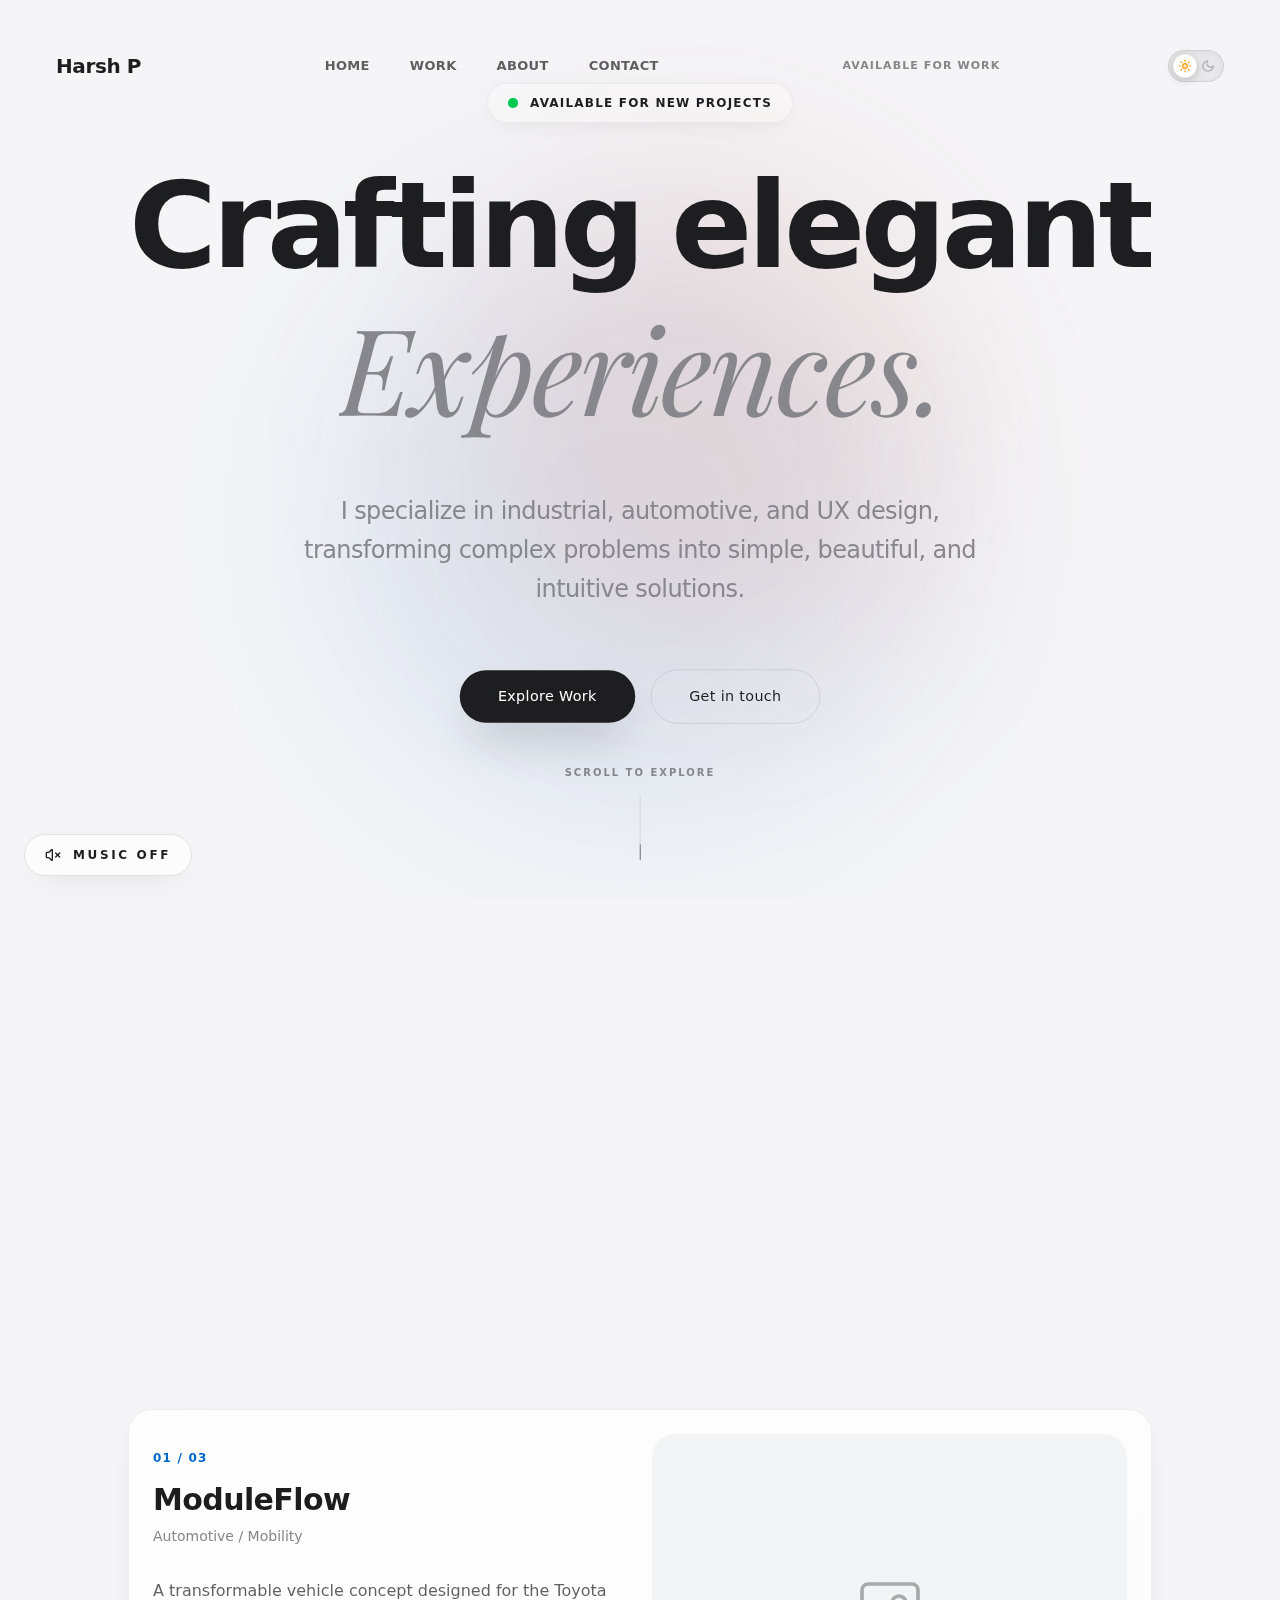
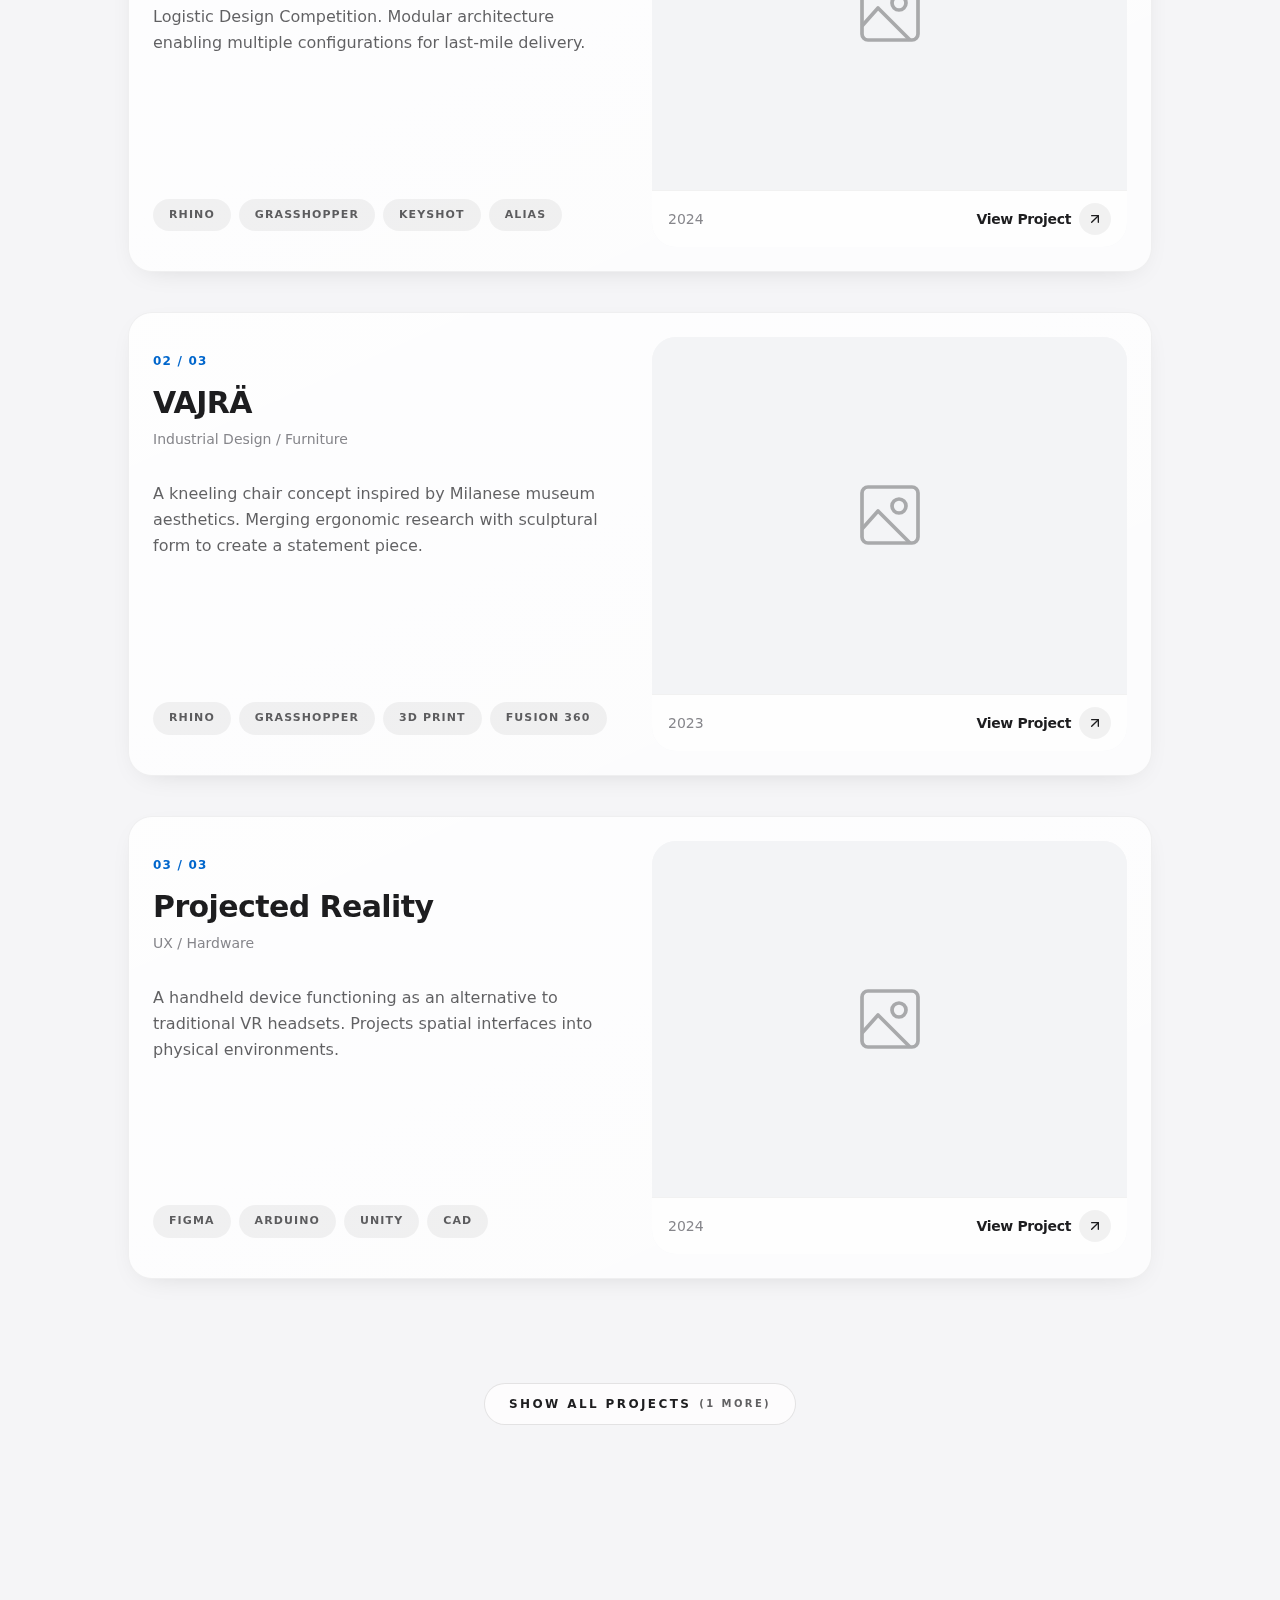
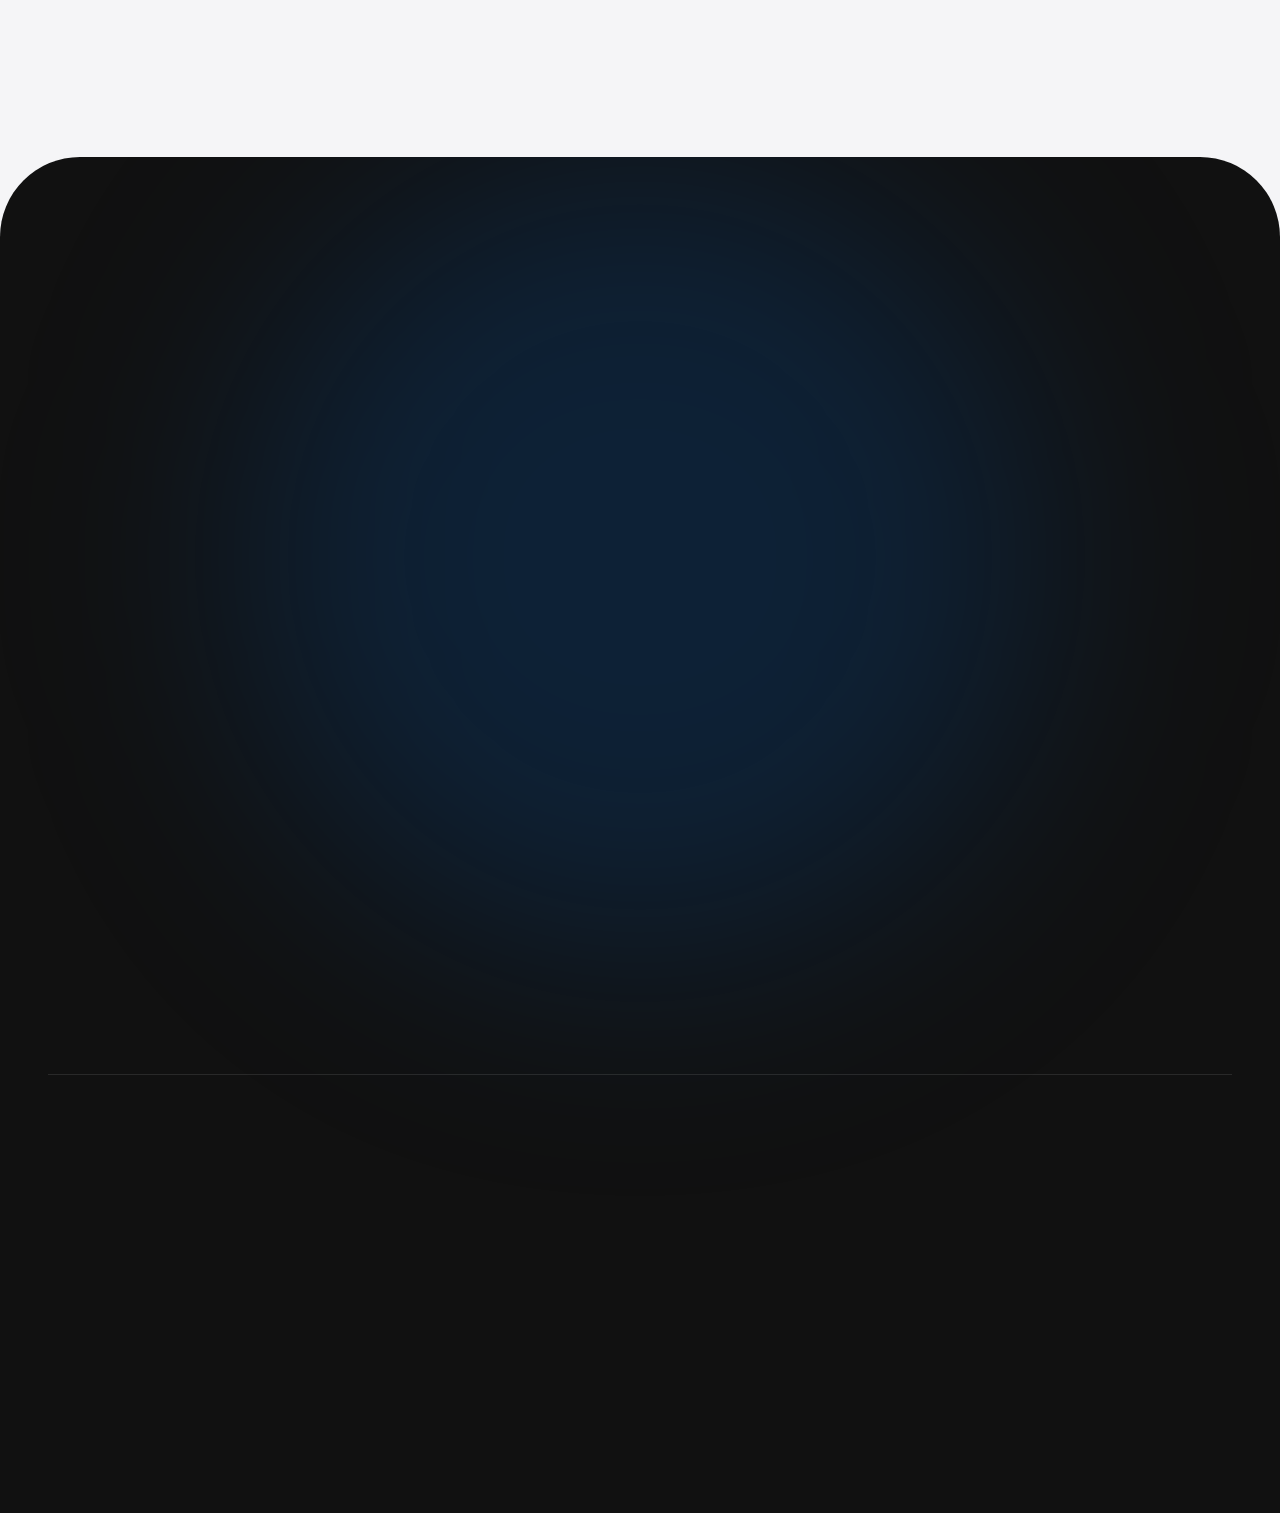
<file: docs/index.html>
<!DOCTYPE html>
  <html lang="en">
    <head>
      <meta charset="UTF-8" />
      <meta name="viewport" content="width=device-width, initial-scale=1.0" />
      <title>Harsh's Portfolio</title>
      <script type="module" crossorigin src="./assets/index-7goeyIST.js"></script>
      <link rel="stylesheet" crossorigin href="./assets/index-DcAVGkD3.css">
    </head>

    <body>
      <div id="root"></div>
    </body>
  </html>
</file>
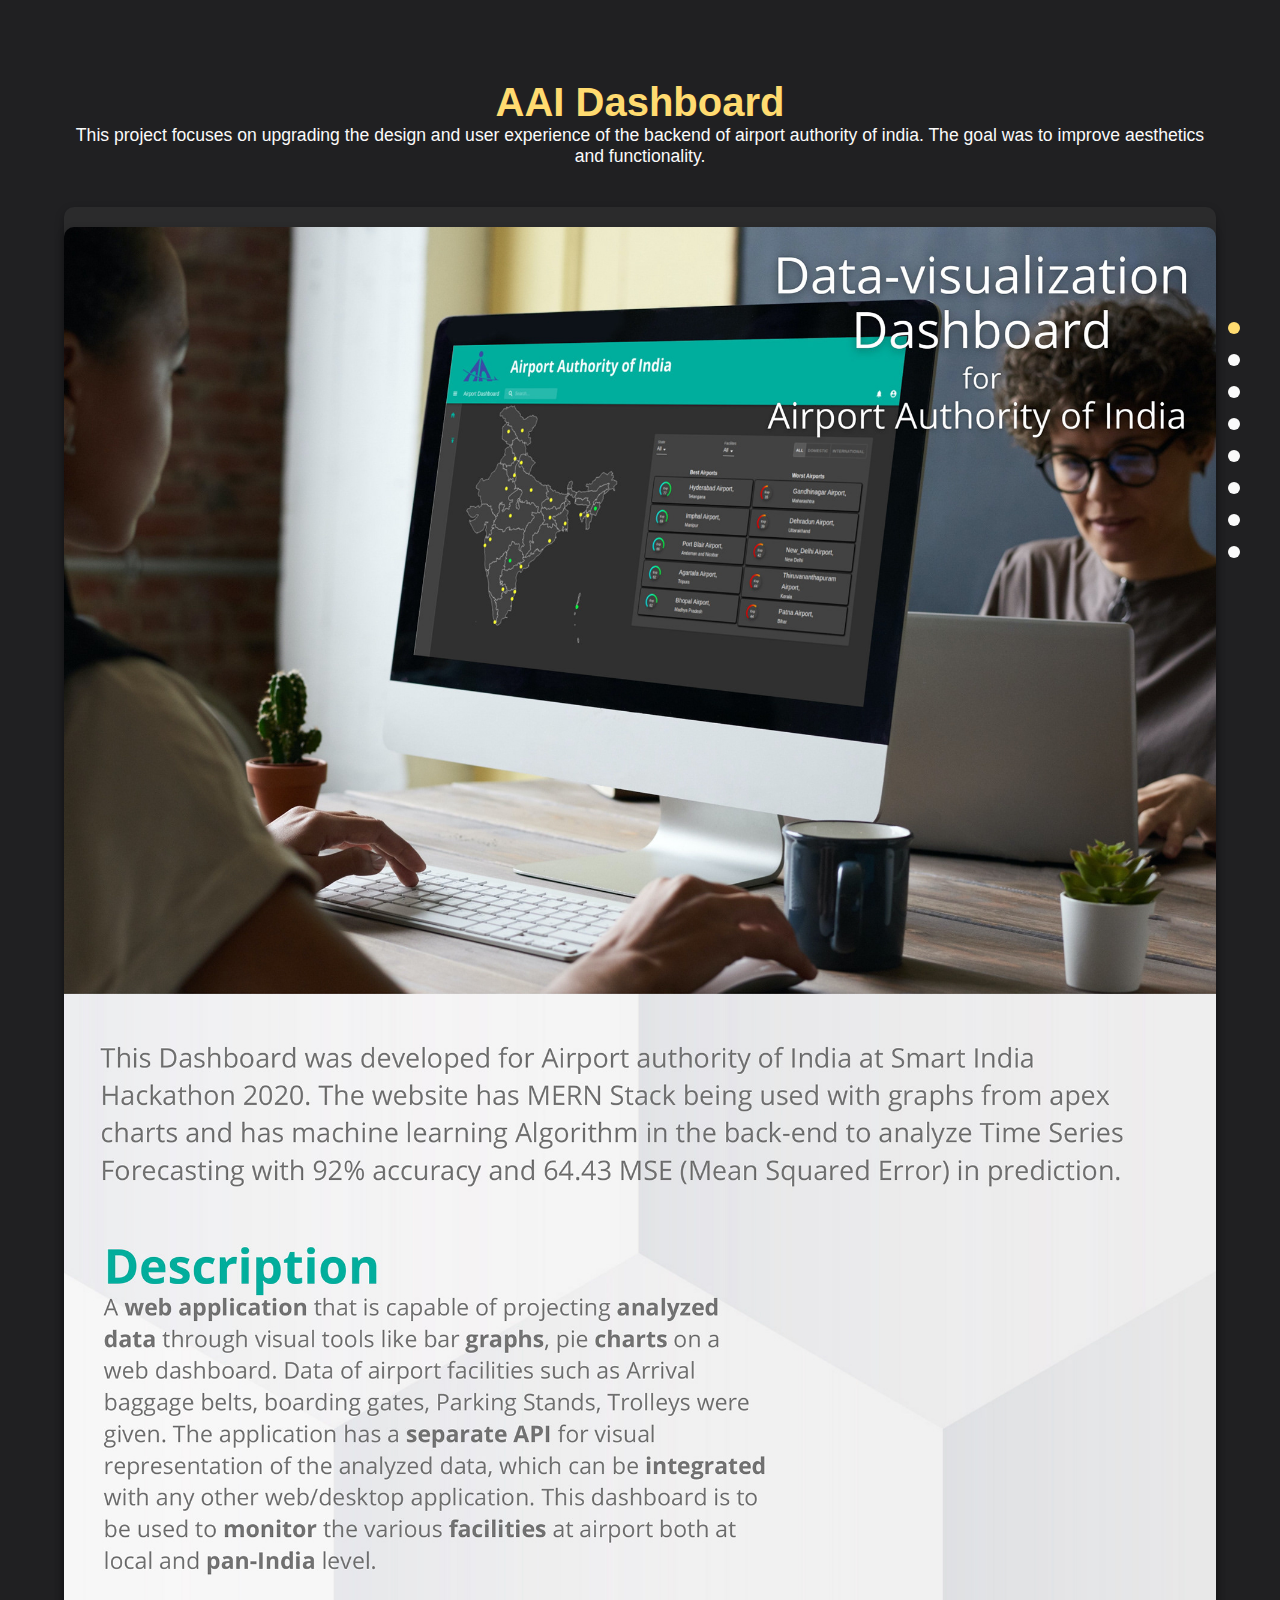
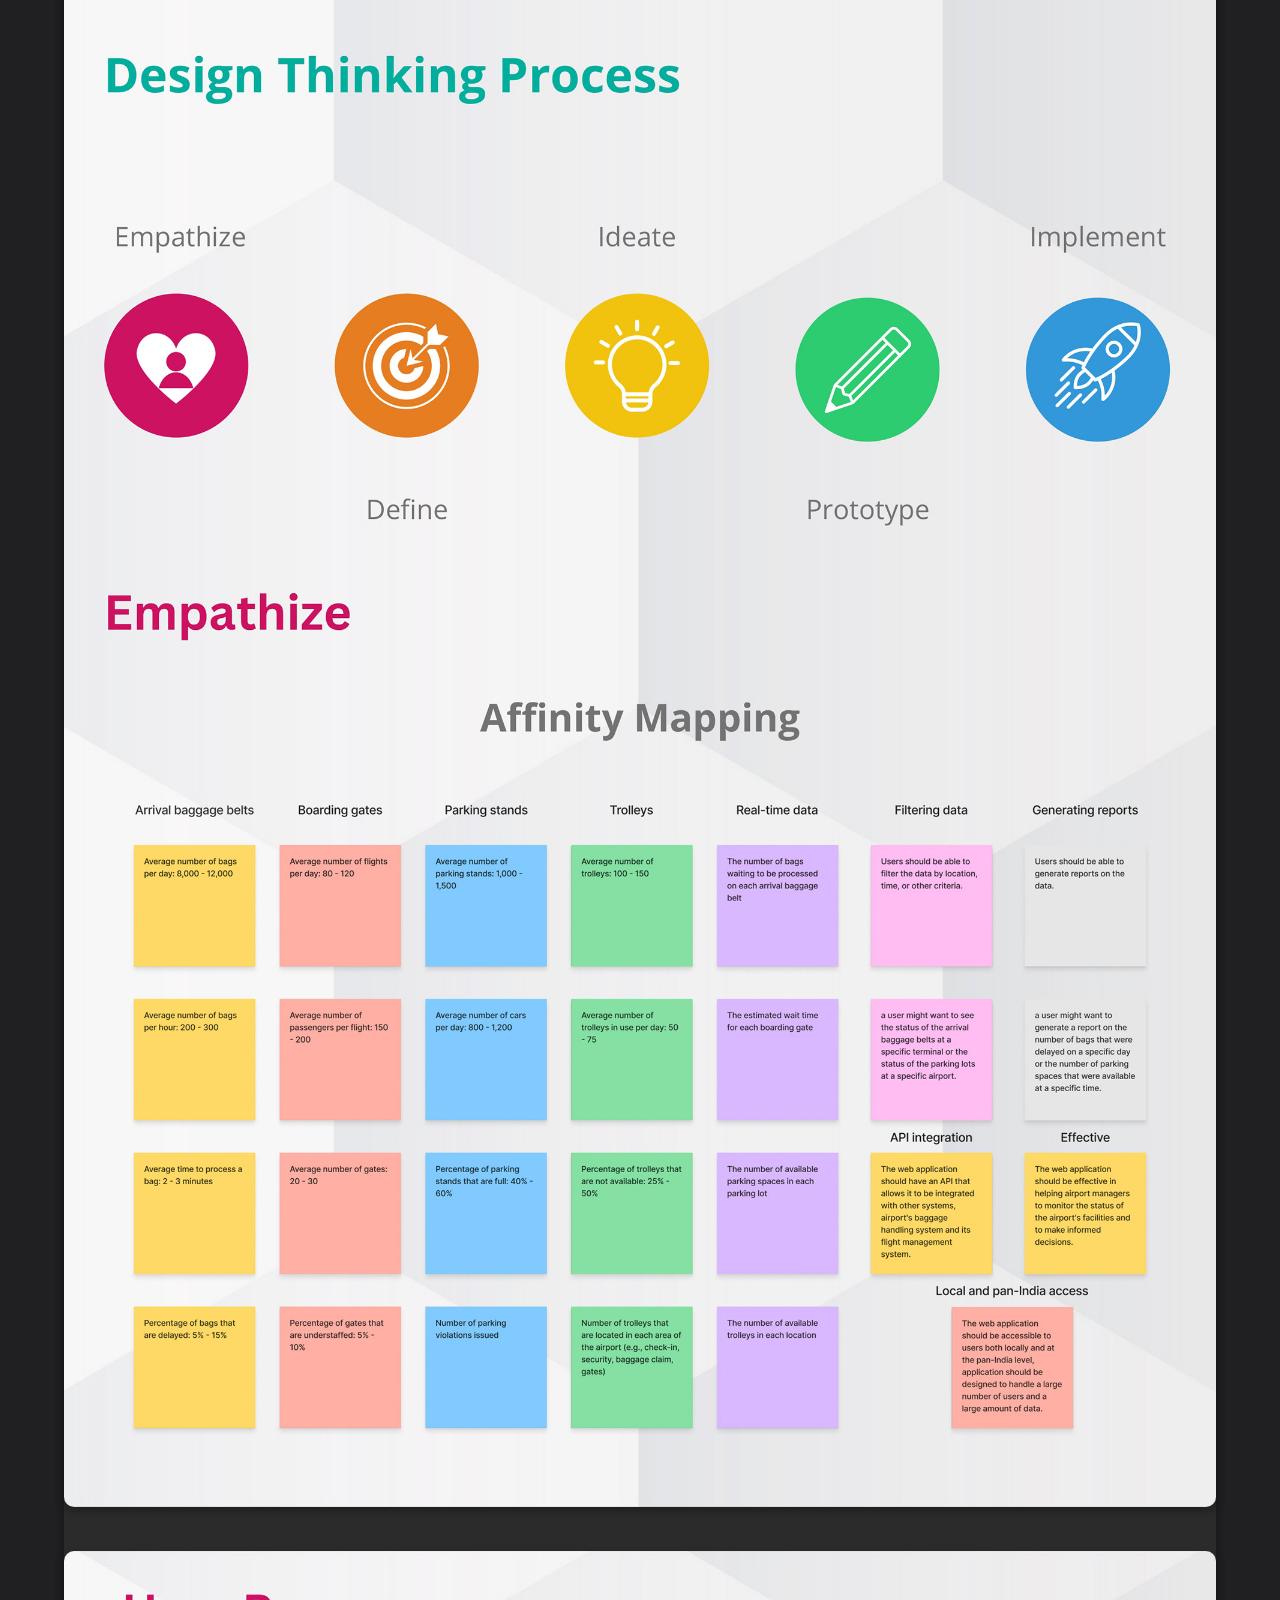
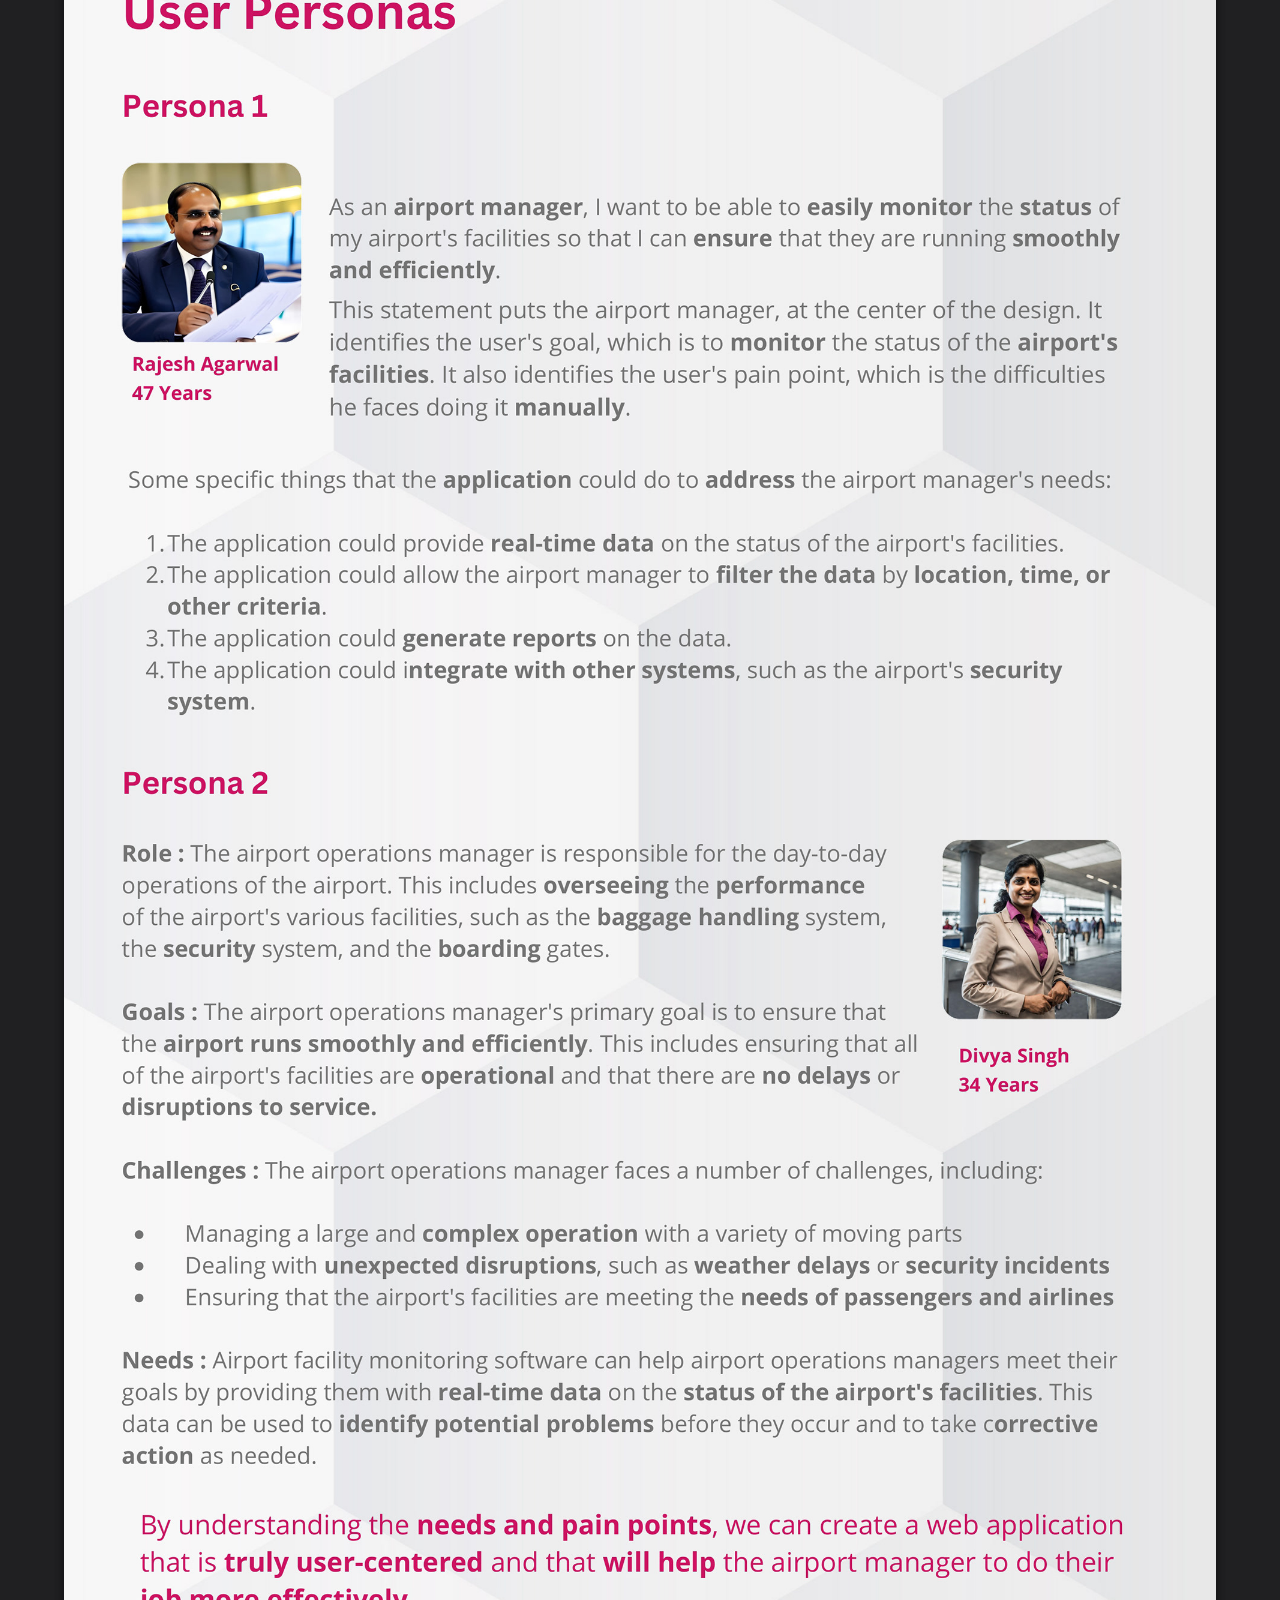
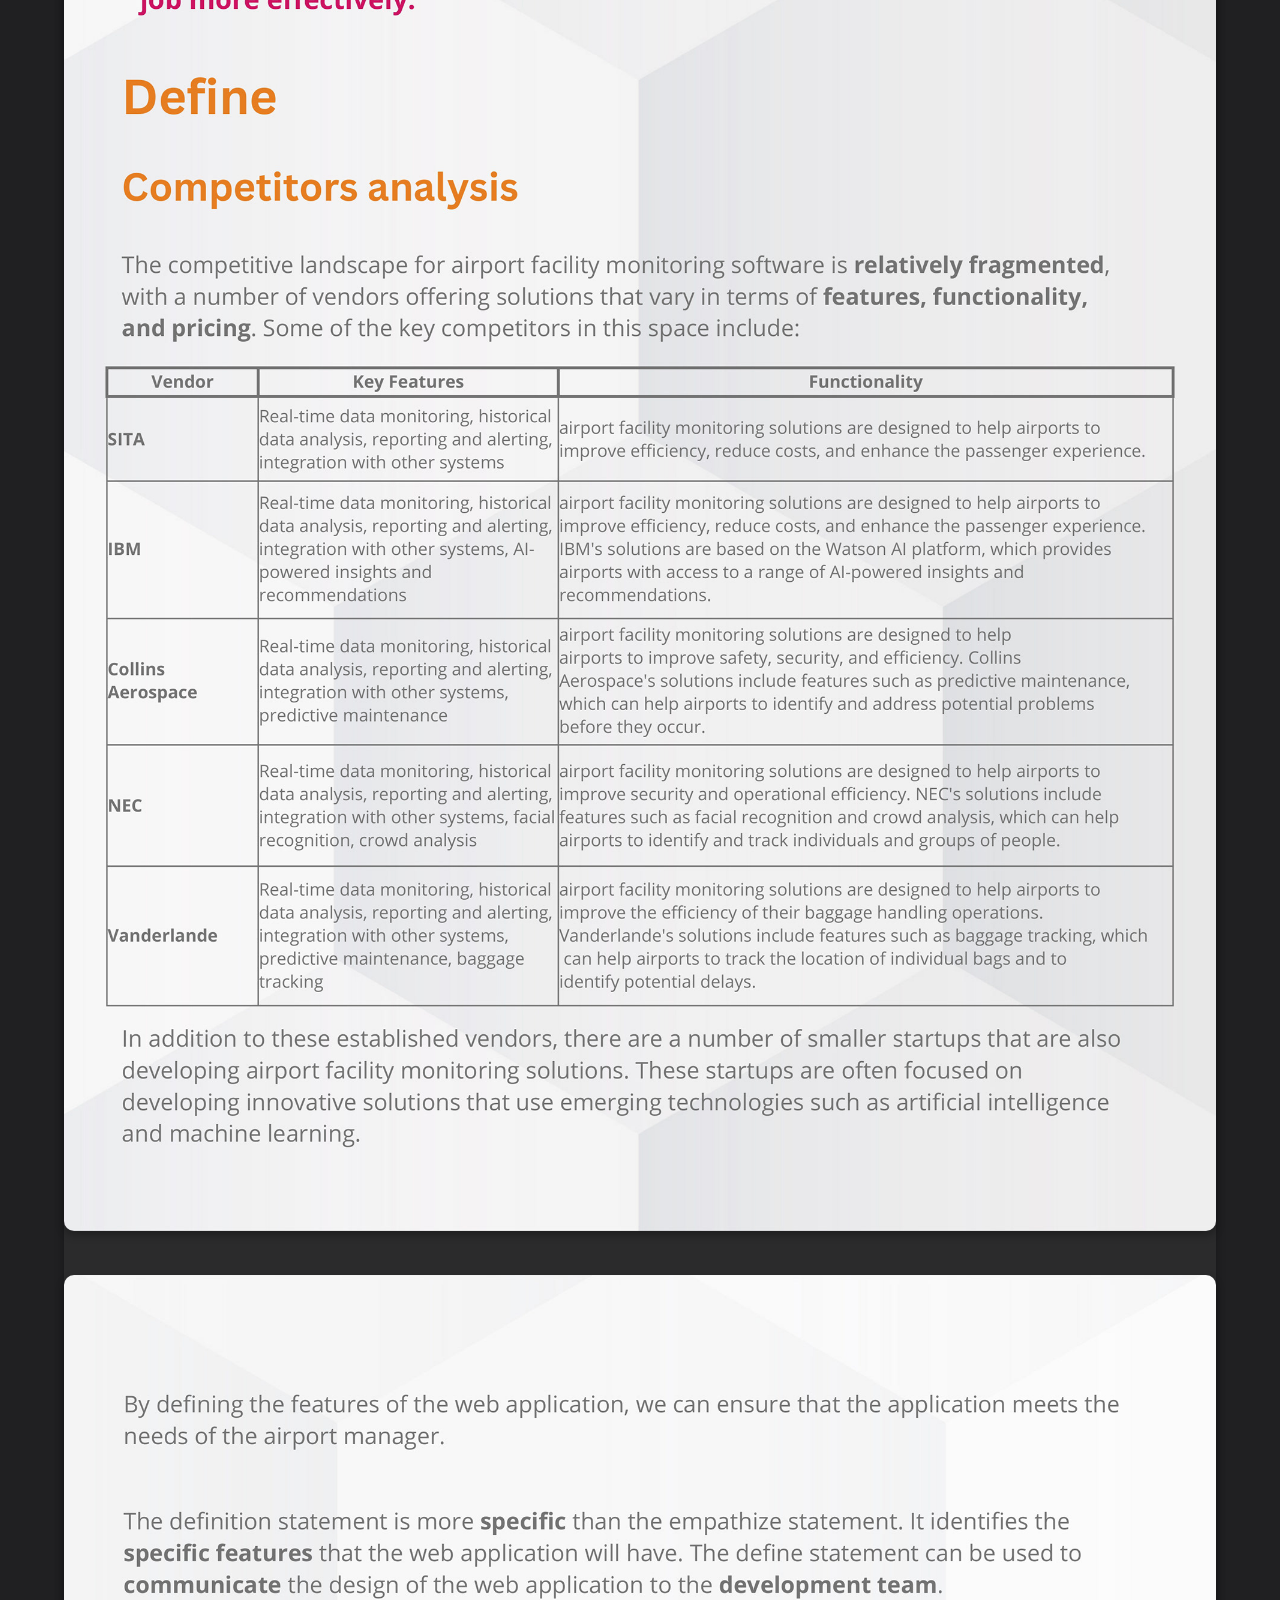
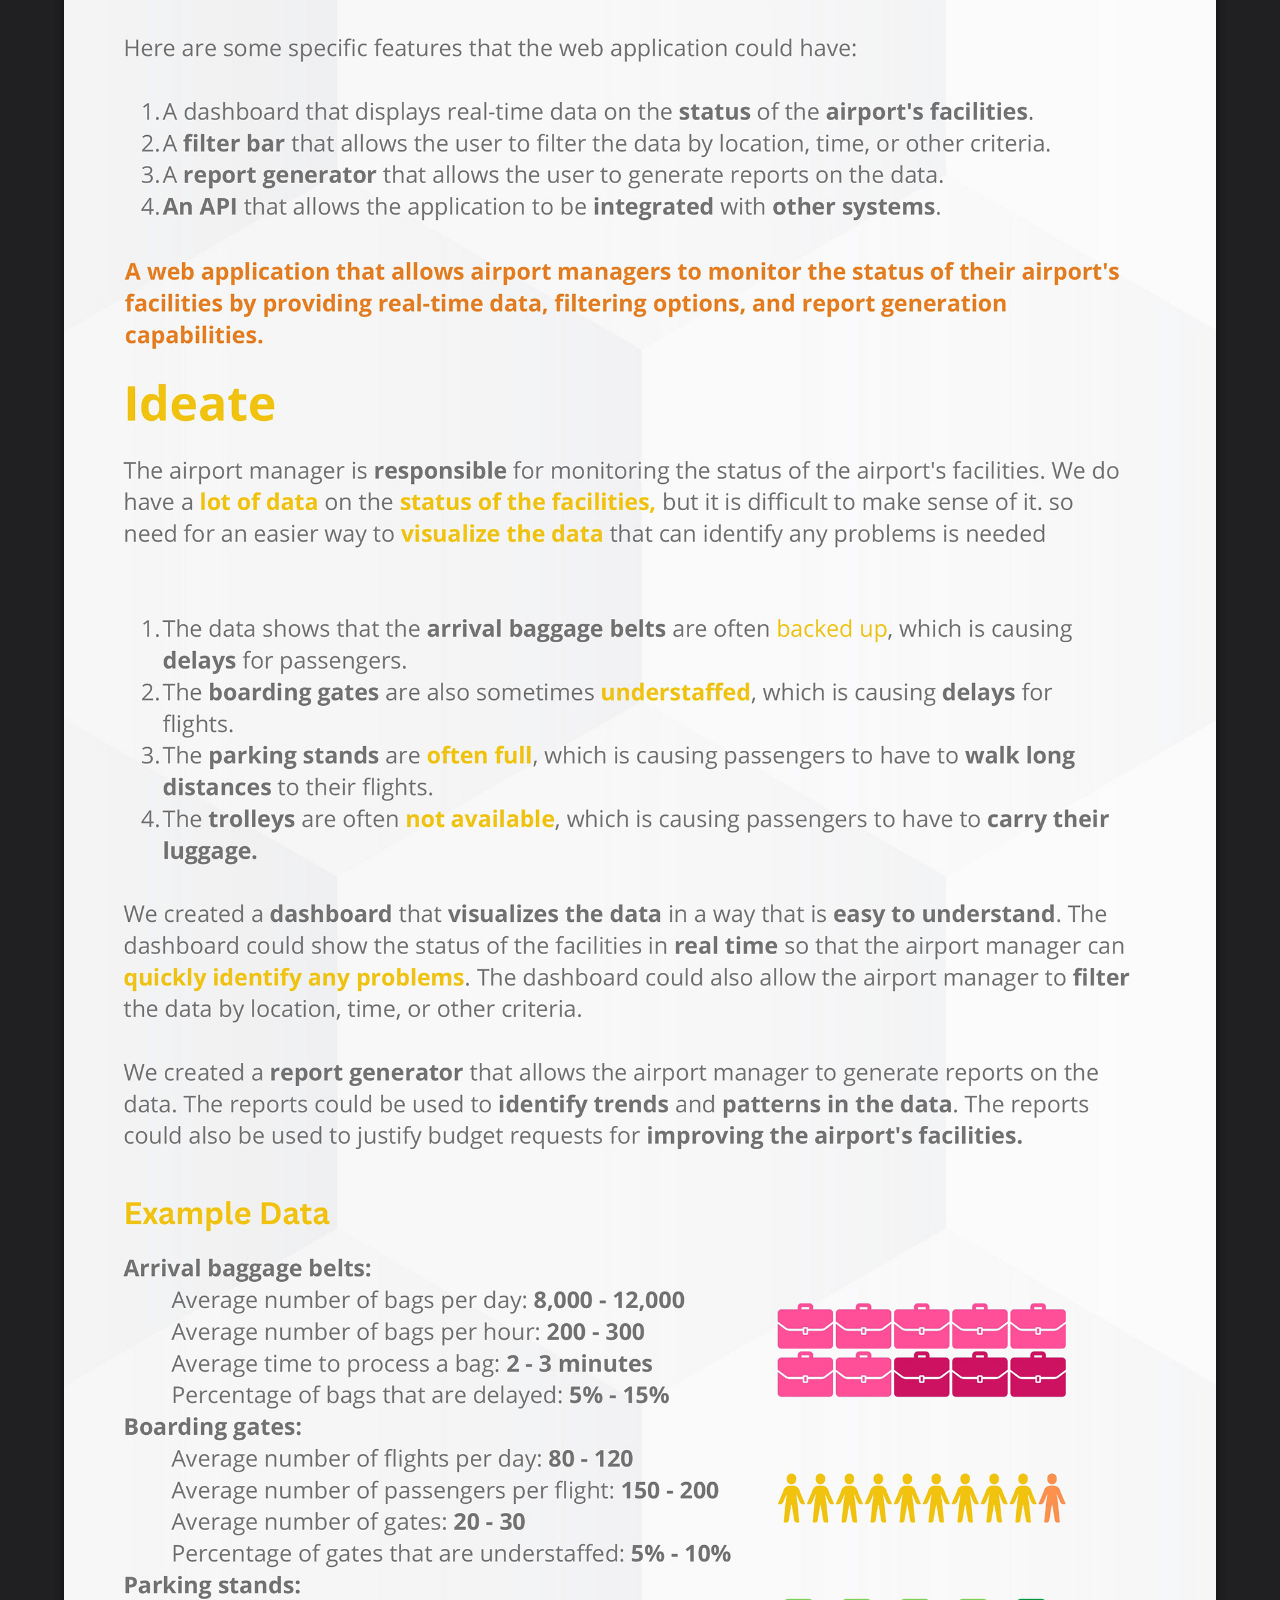
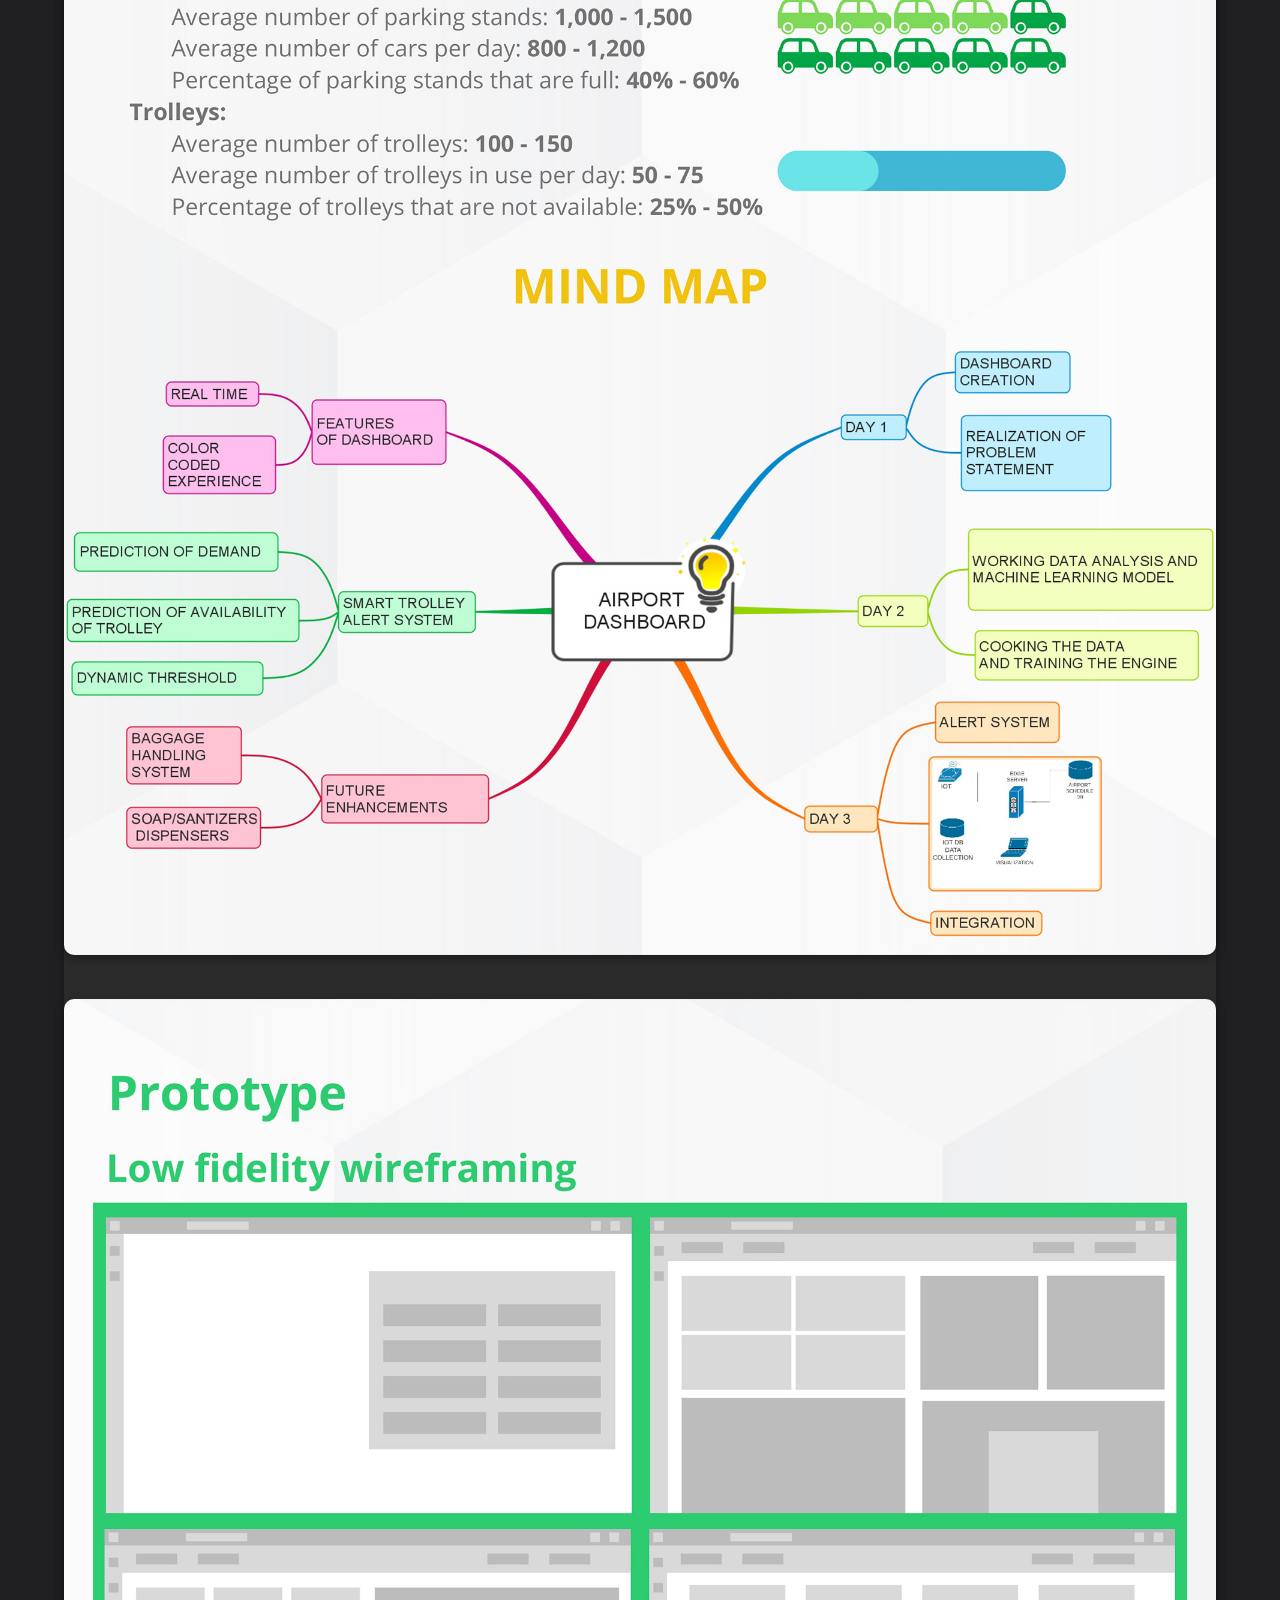
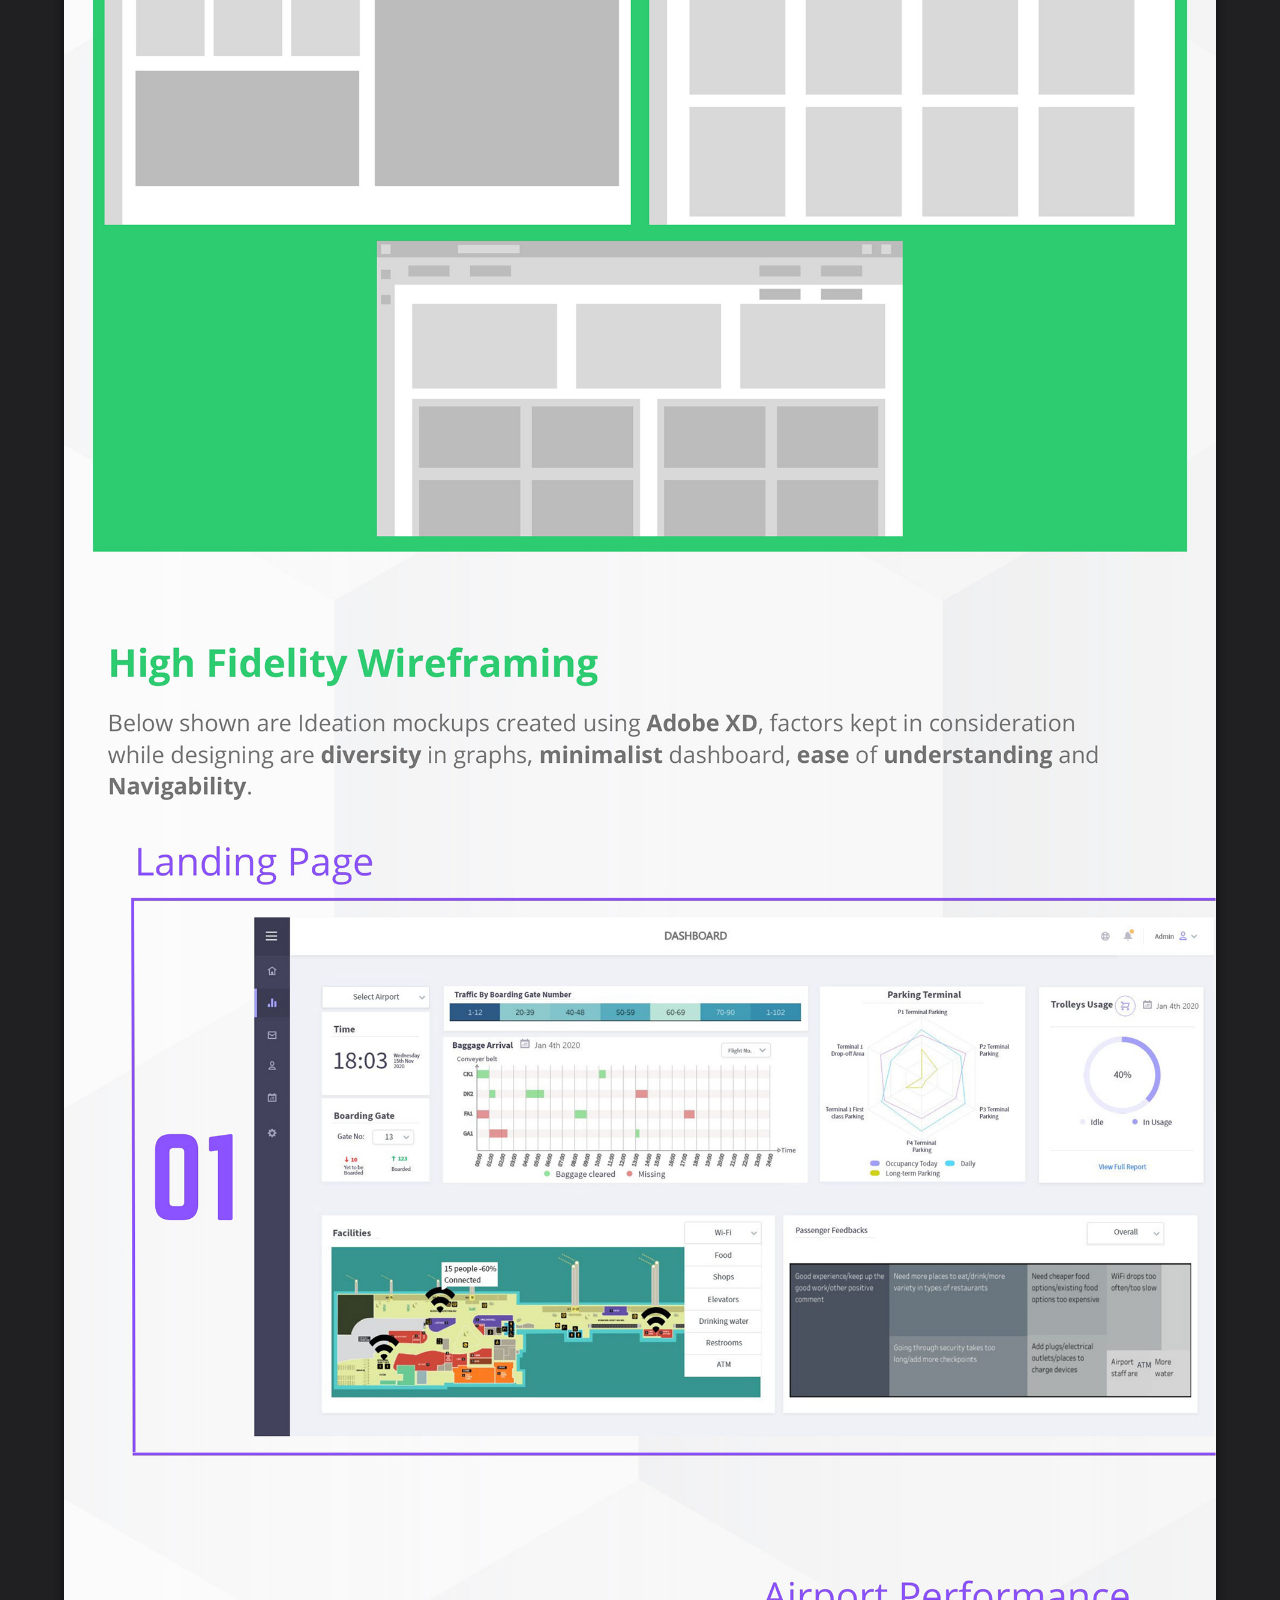
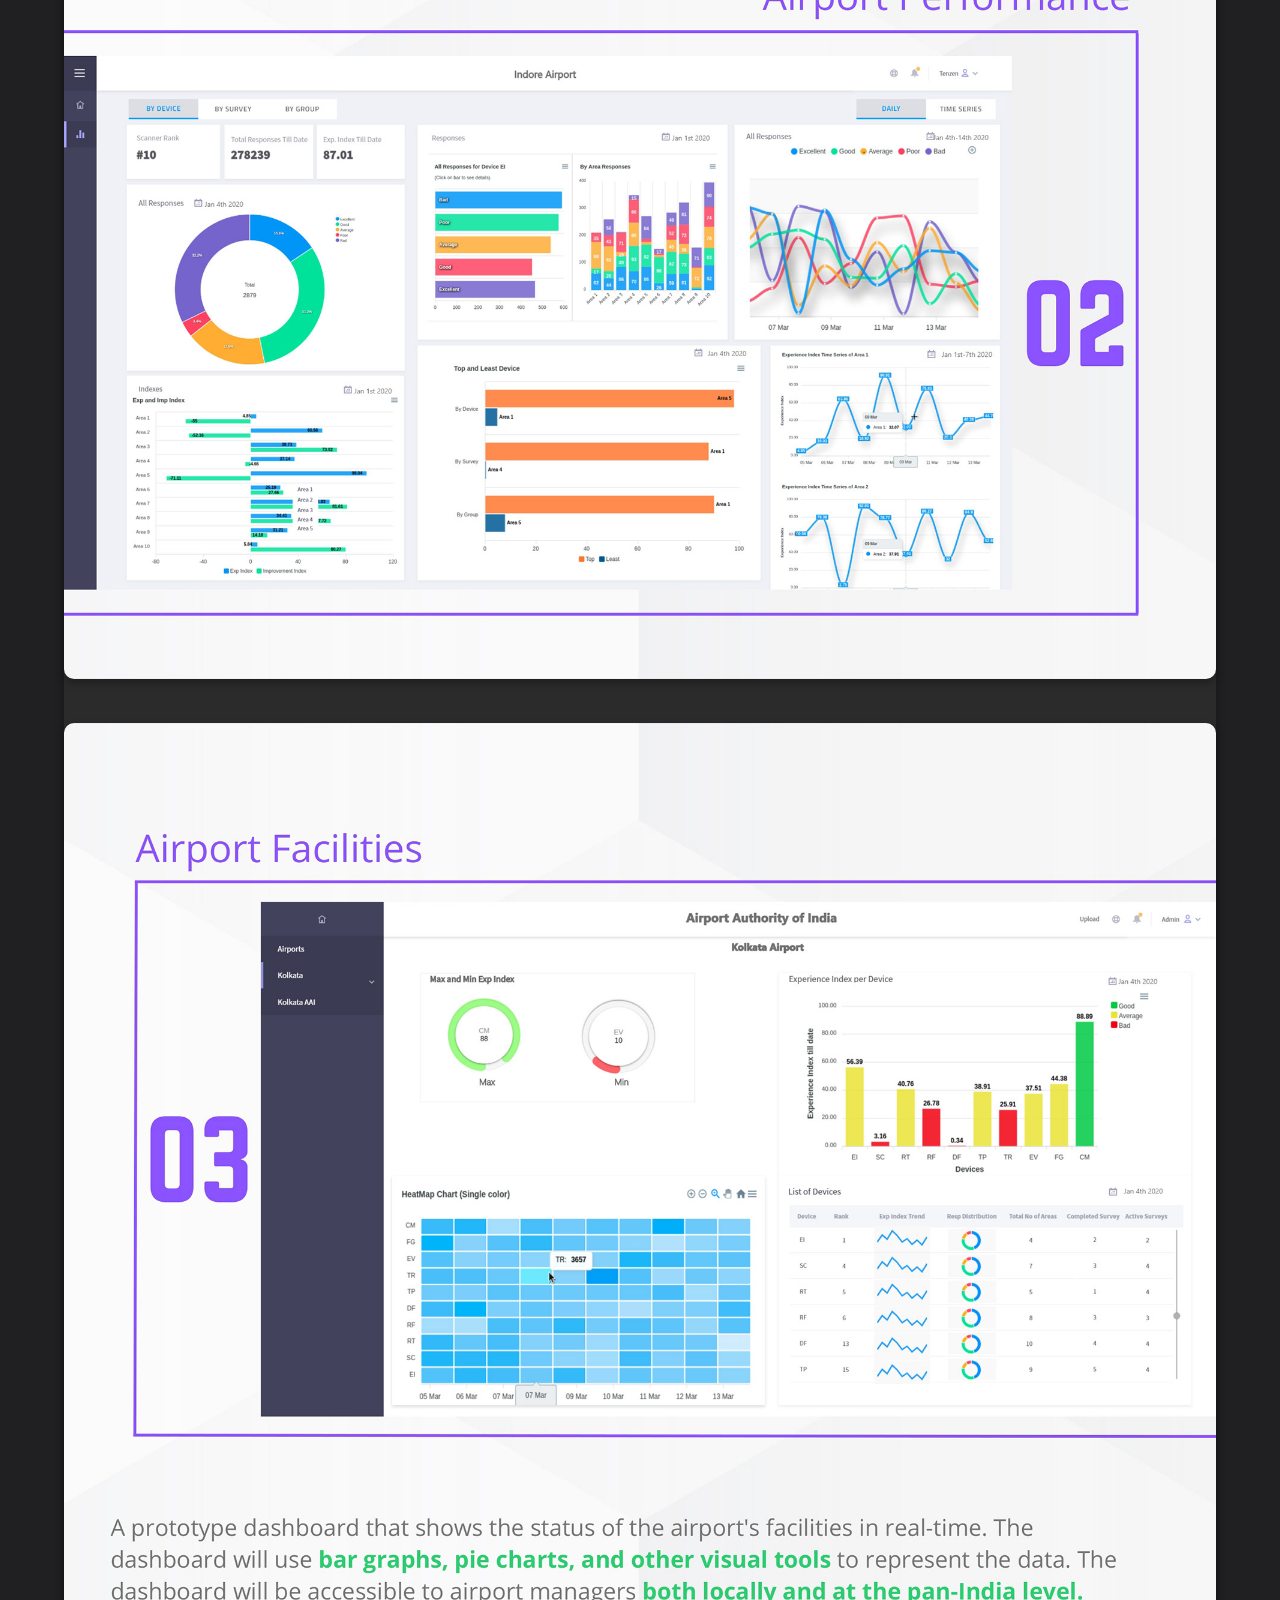
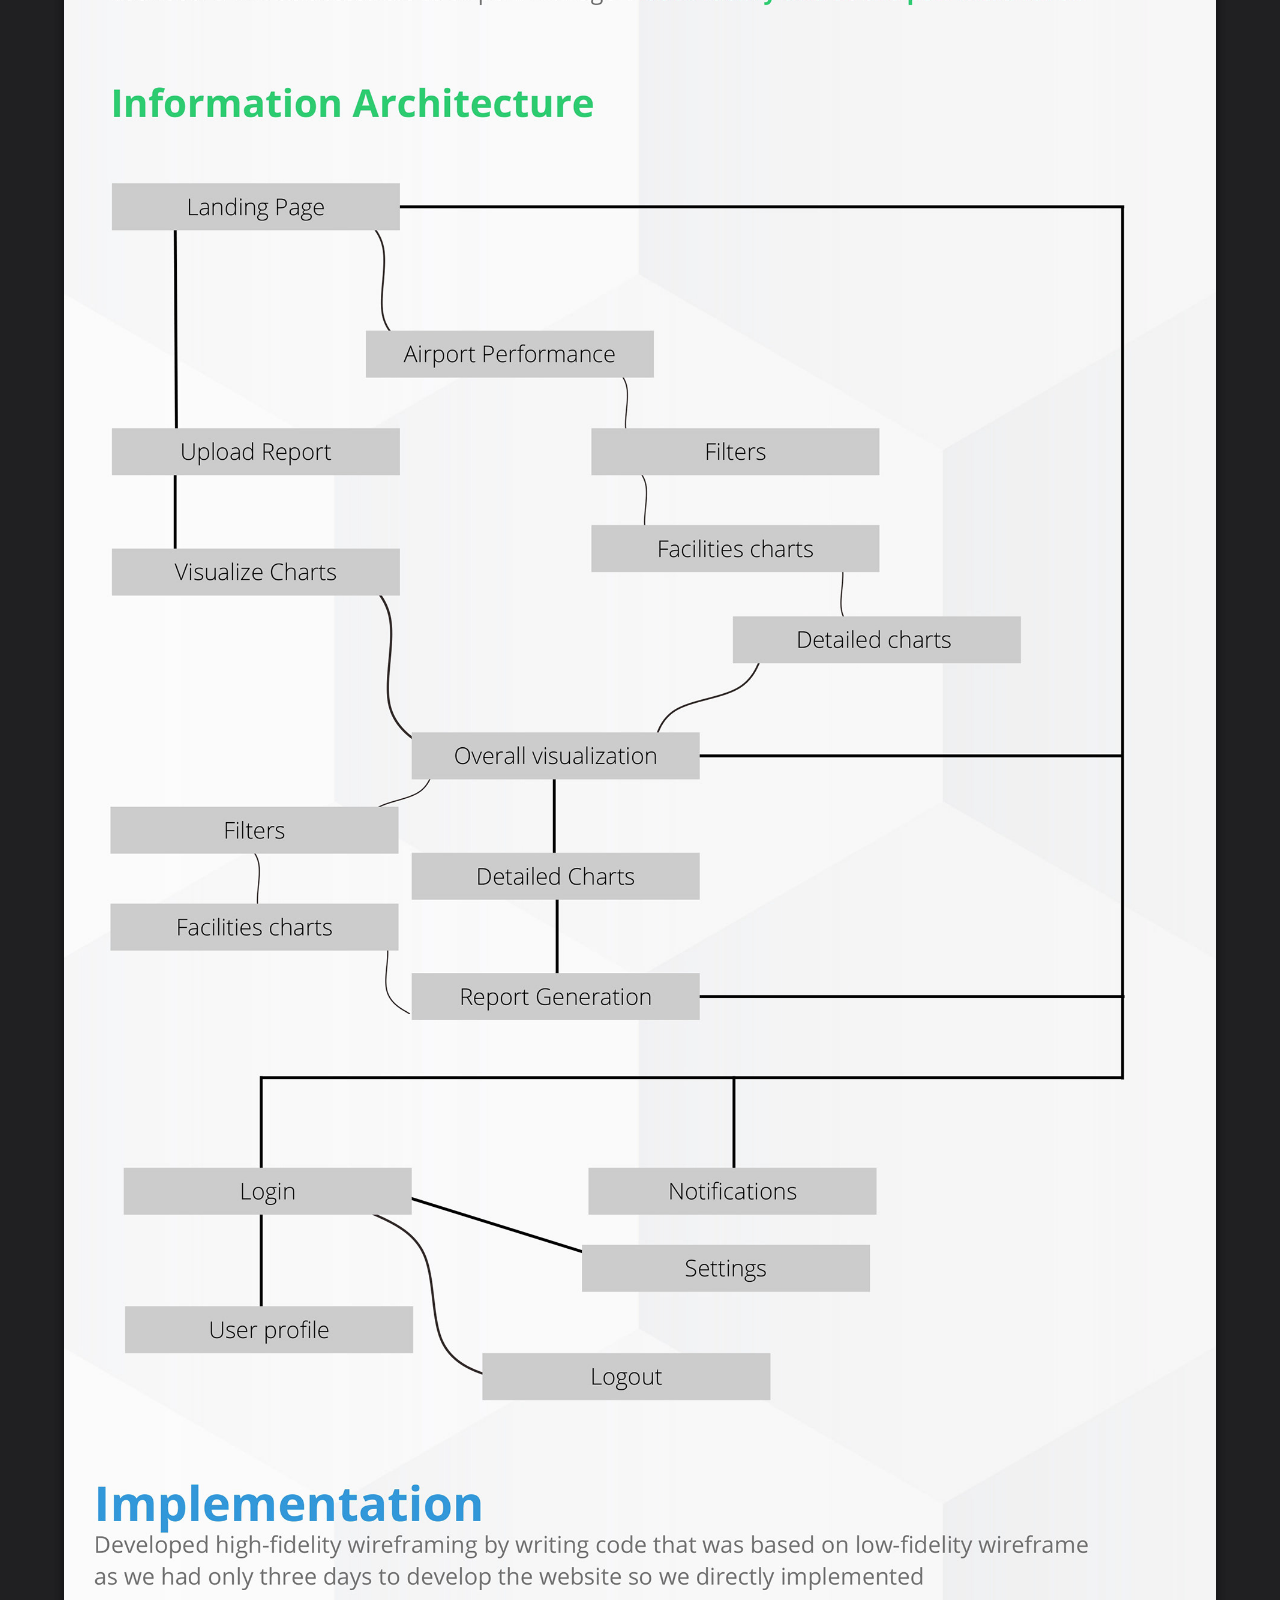
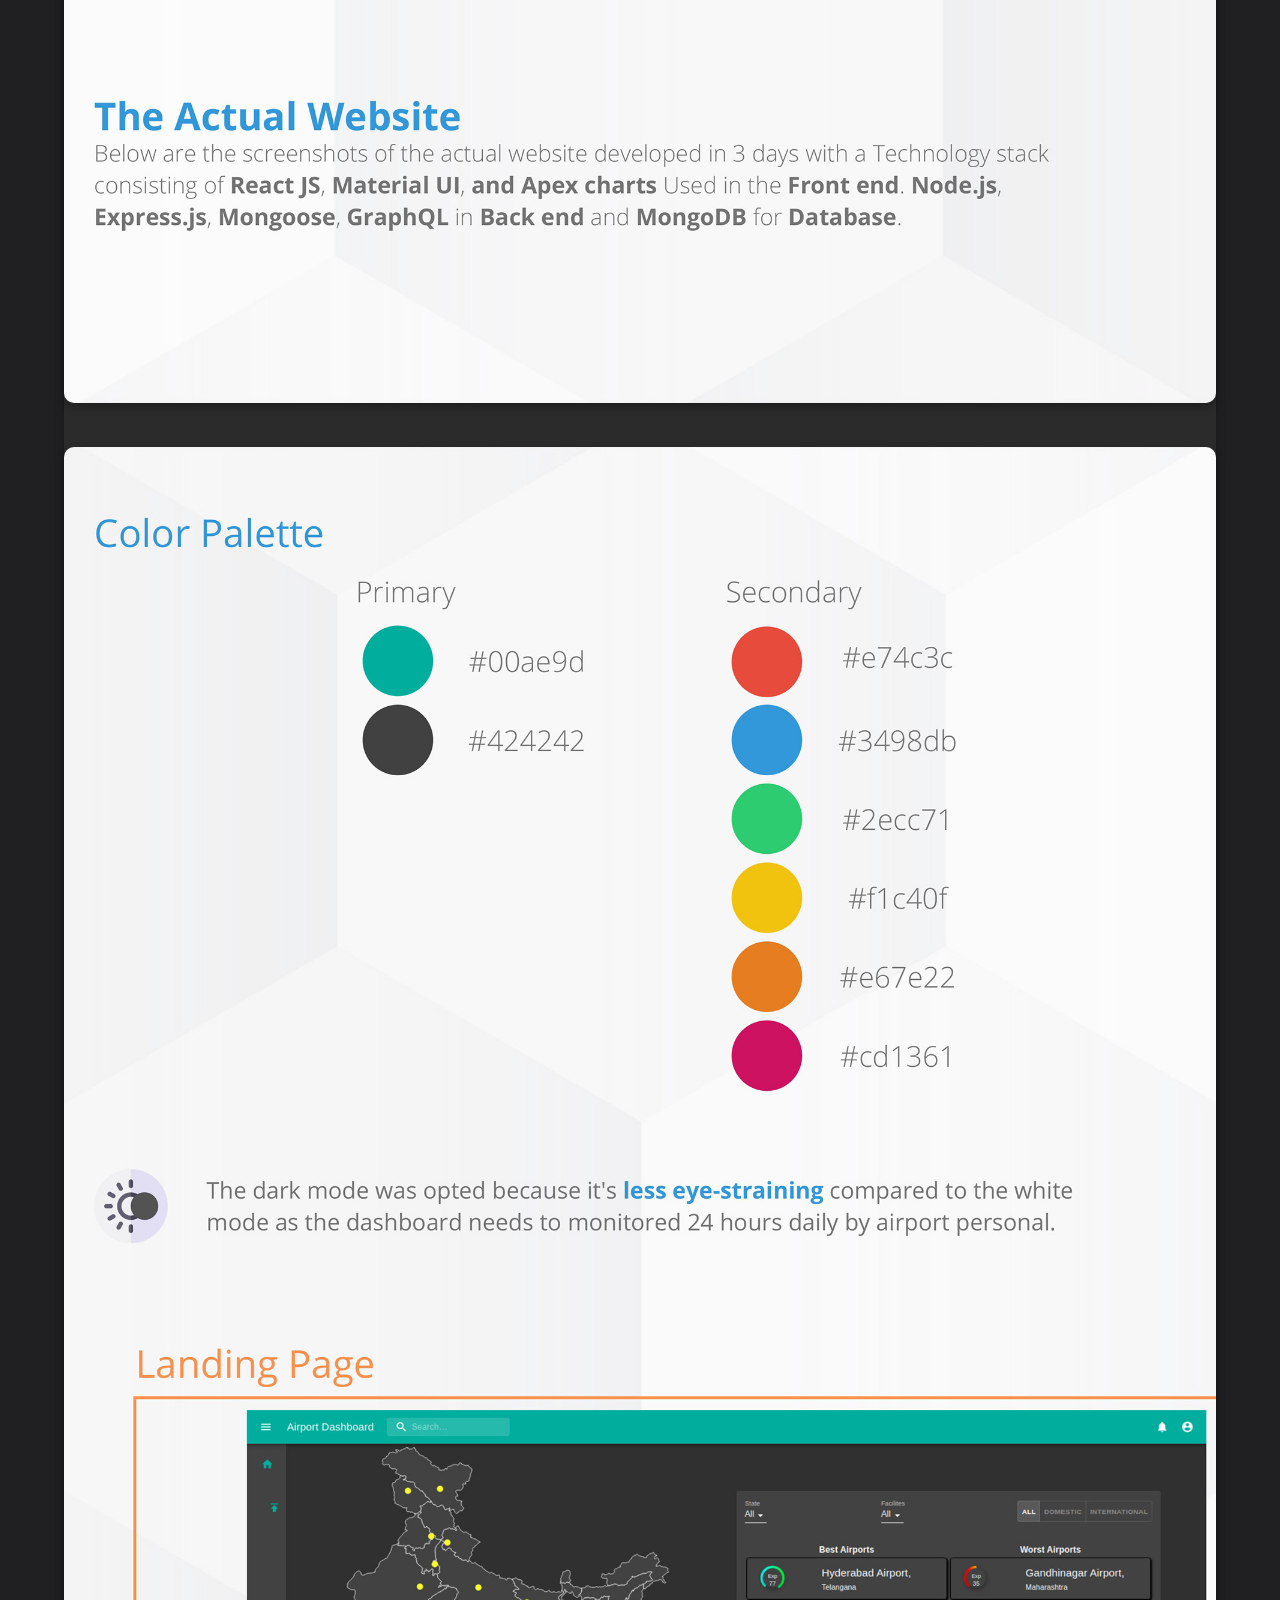
<file: aai.html>
<!DOCTYPE html>
<html lang="en">
<head>
  <meta charset="UTF-8">
  <meta name="viewport" content="width=device-width, initial-scale=1.0">
  <title>Project 1</title>
  <link rel="stylesheet" href="./style.css">
</head>
<body>
<!--back button-->
    <a href="index.html#projects" id="backButton" class="back-button">
        <img src="./assets/images/back_button.png" alt="Back to Projects">
    </a>
<main class="project-container">

  <!-- Project Introduction -->
  <section id="intro" class="project-intro">
    <h1>AAI Dashboard</h1>
    <p>This project focuses on upgrading the design and user experience of the backend of airport authority of india. The goal was to improve aesthetics and functionality.</p>
  </section>

  <!-- Vertical Scrolling Image Section -->
  <section id="section1" class="image-scroll-container">
    <div id="image1" class="image-wrapper">
      <img src="./assets/images/aai/1.jpg" alt="Project Image 1">
    </div>
    <div id="image2" class="image-wrapper">
      <img src="./assets/images/aai/2.jpg" alt="Project Image 2">
    </div>
    <div id="image3" class="image-wrapper">
      <img src="./assets/images/aai/3.jpg" alt="Project Image 3">
    </div>
    <div id="image4" class="image-wrapper">
      <img src="./assets/images/aai/4.jpg" alt="Project Image 4">
    </div>
    <div id="image5" class="image-wrapper">
      <img src="./assets/images/aai/5.jpg" alt="Project Image 5">
    </div>
    <div id="image6" class="image-wrapper">
      <img src="./assets/images/aai/6.jpg" alt="Project Image 6">
    </div>
    <div id="image7" class="image-wrapper">
        <img src="./assets/images/aai/7.jpg" alt="Project Image 7">
    </div>
  </section>

  <!-- Footer Section -->
  <footer class="footer">
    <p>AAI Dashboard © Harsh P</p>
  </footer>

</main>

<!-- Right Sidebar Navigation -->
<aside class="scroll-navigation">
  <ul>
    <li><a href="javascript:void(0);" data-section="intro" class="nav-dot active"></a></li>
    <li><a href="javascript:void(0);" data-section="image1" class="nav-dot"></a></li>
    <li><a href="javascript:void(0);" data-section="image2" class="nav-dot"></a></li>
    <li><a href="javascript:void(0);" data-section="image3" class="nav-dot"></a></li>
    <li><a href="javascript:void(0);" data-section="image4" class="nav-dot"></a></li>
    <li><a href="javascript:void(0);" data-section="image5" class="nav-dot"></a></li>
    <li><a href="javascript:void(0);" data-section="image6" class="nav-dot"></a></li>
    <li><a href="javascript:void(0);" data-section="image7" class="nav-dot"></a></li>
  </ul>
</aside>

<script>
  // JavaScript to handle the smooth scroll and active class on click
  const navDots = document.querySelectorAll('.nav-dot');

  navDots.forEach(dot => {
    dot.addEventListener('click', function() {
      const sectionId = dot.getAttribute('data-section');
      const section = document.getElementById(sectionId);

      // Smoothly scroll to the section without adding # to the URL
      section.scrollIntoView({
        behavior: 'smooth'
      });

      // Remove 'active' class from all dots and add it to the clicked dot
      navDots.forEach(d => d.classList.remove('active'));
      dot.classList.add('active');
    });
  });

  // JavaScript to handle the active class on scroll
  document.addEventListener('scroll', function() {
    const sections = document.querySelectorAll('.project-intro, .image-wrapper');

    let currentSection = '';

    sections.forEach(section => {
      const sectionTop = section.offsetTop;
      const sectionHeight = section.clientHeight;
      if (scrollY >= sectionTop - sectionHeight / 3) {
        currentSection = section.getAttribute('id');
      }
    });

    navDots.forEach(dot => {
      dot.classList.remove('active');
      if (dot.dataset.section === currentSection) {
        dot.classList.add('active');
      }
    });
  });

 
    // JavaScript for fixing the back button
    window.addEventListener('scroll', function() {
    const backButton = document.getElementById('backButton');
    const scrollTop = window.pageYOffset || document.documentElement.scrollTop;
    
    if (scrollTop > 50) {
        backButton.classList.add('visible');
    } else {
        backButton.classList.remove('visible');
    }
    }); 
</script>

</body>
</html>
</file>
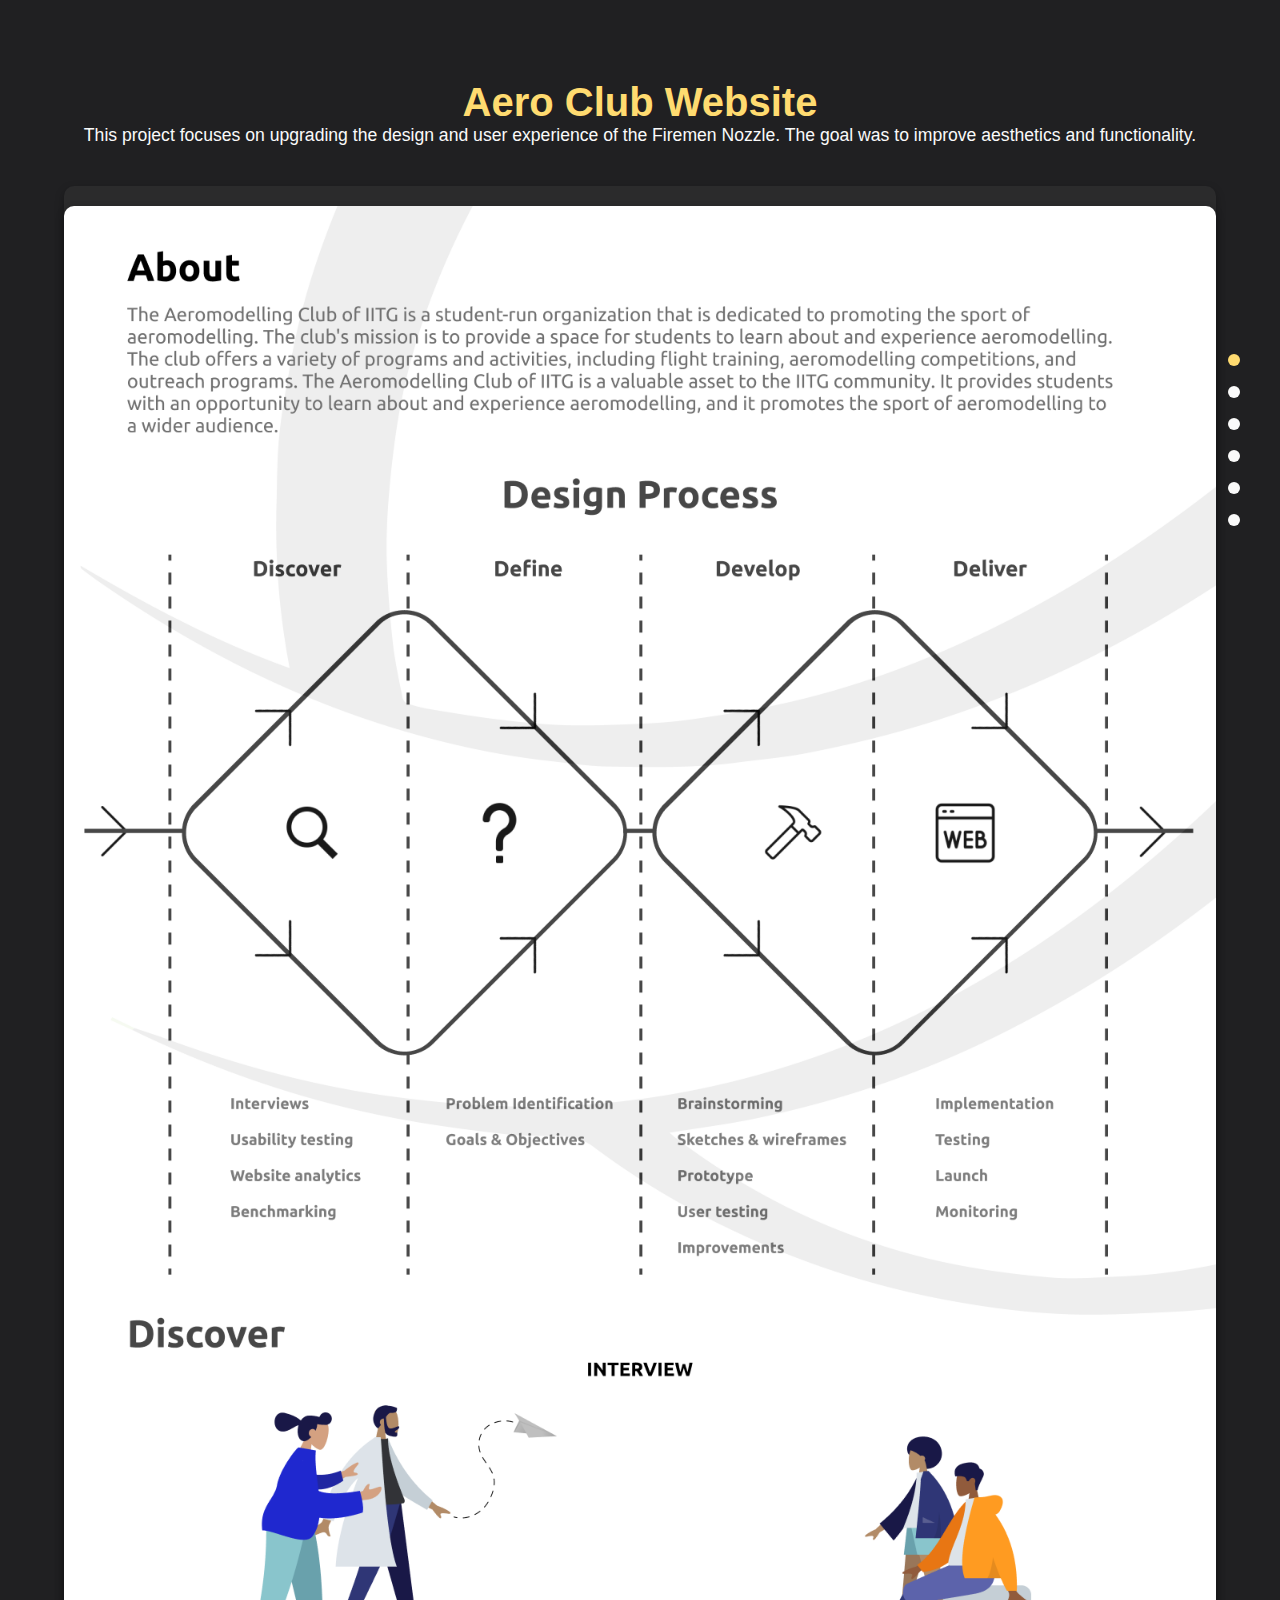
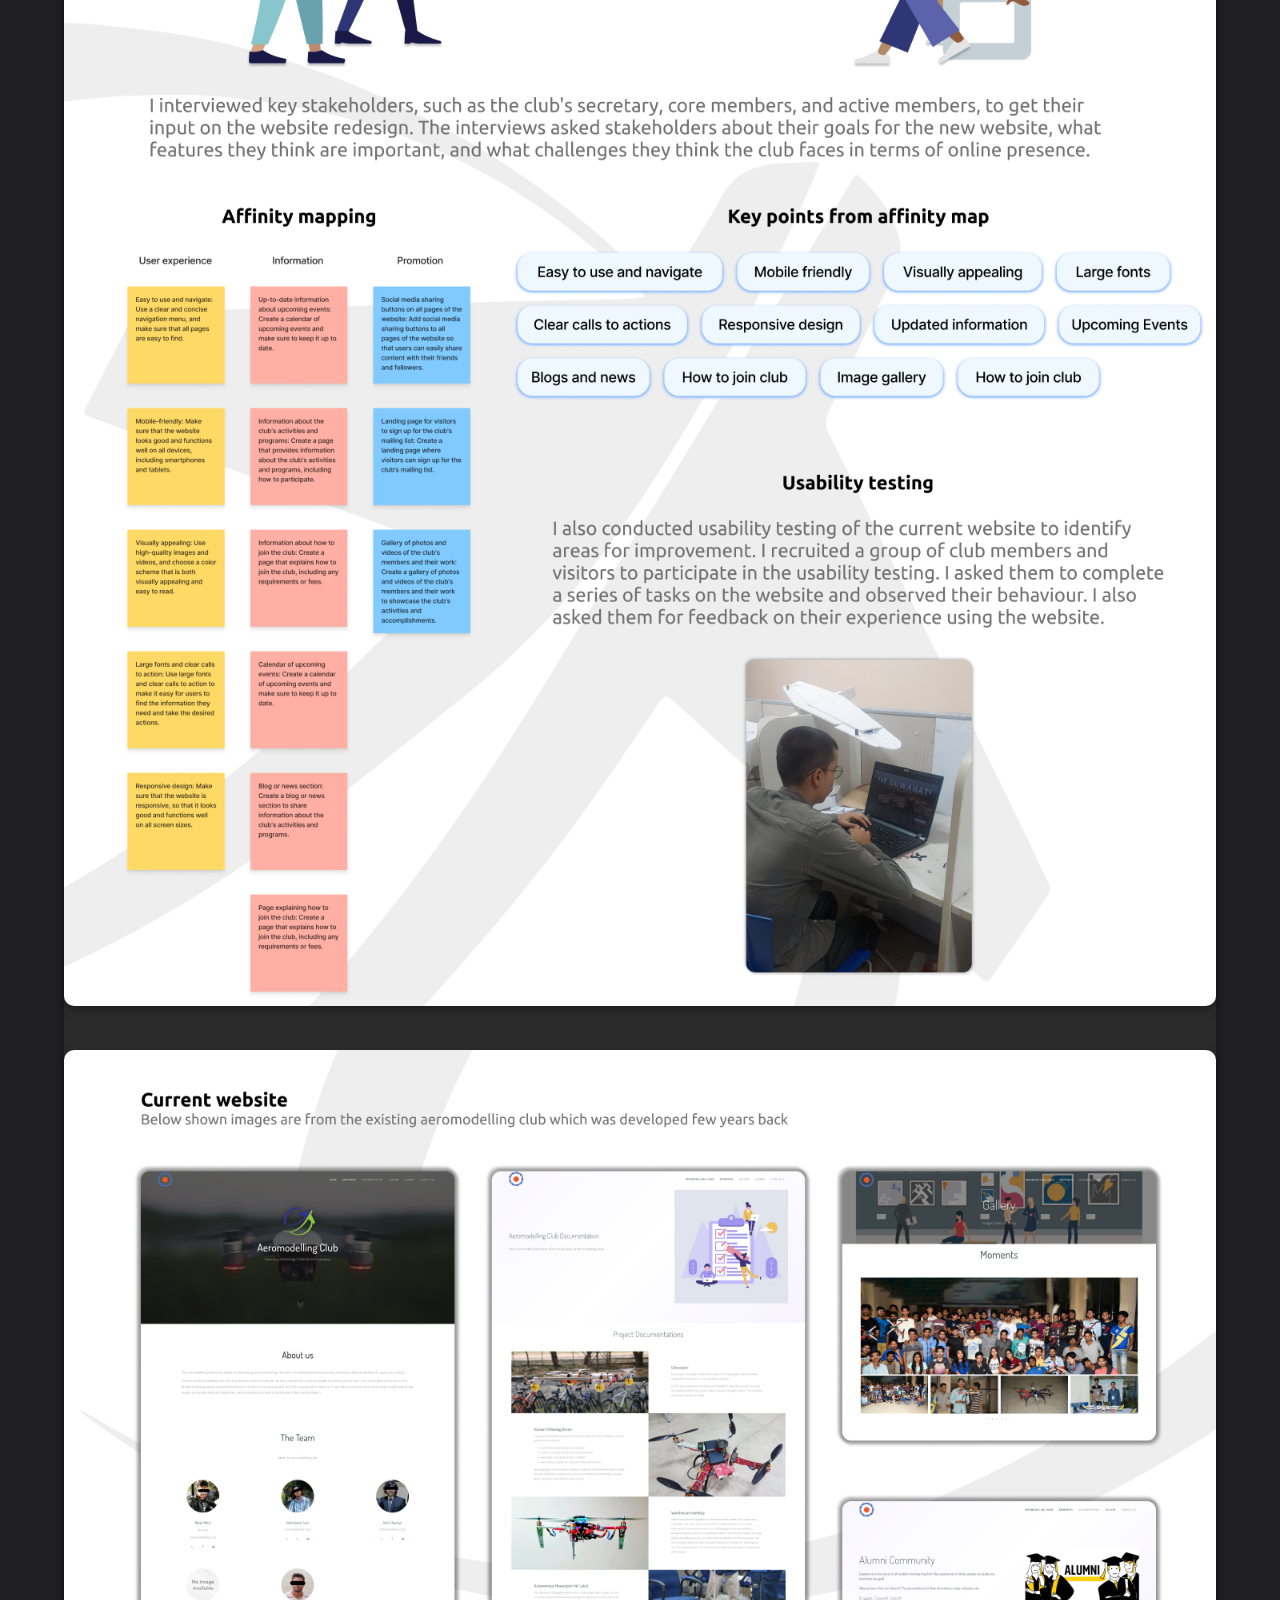
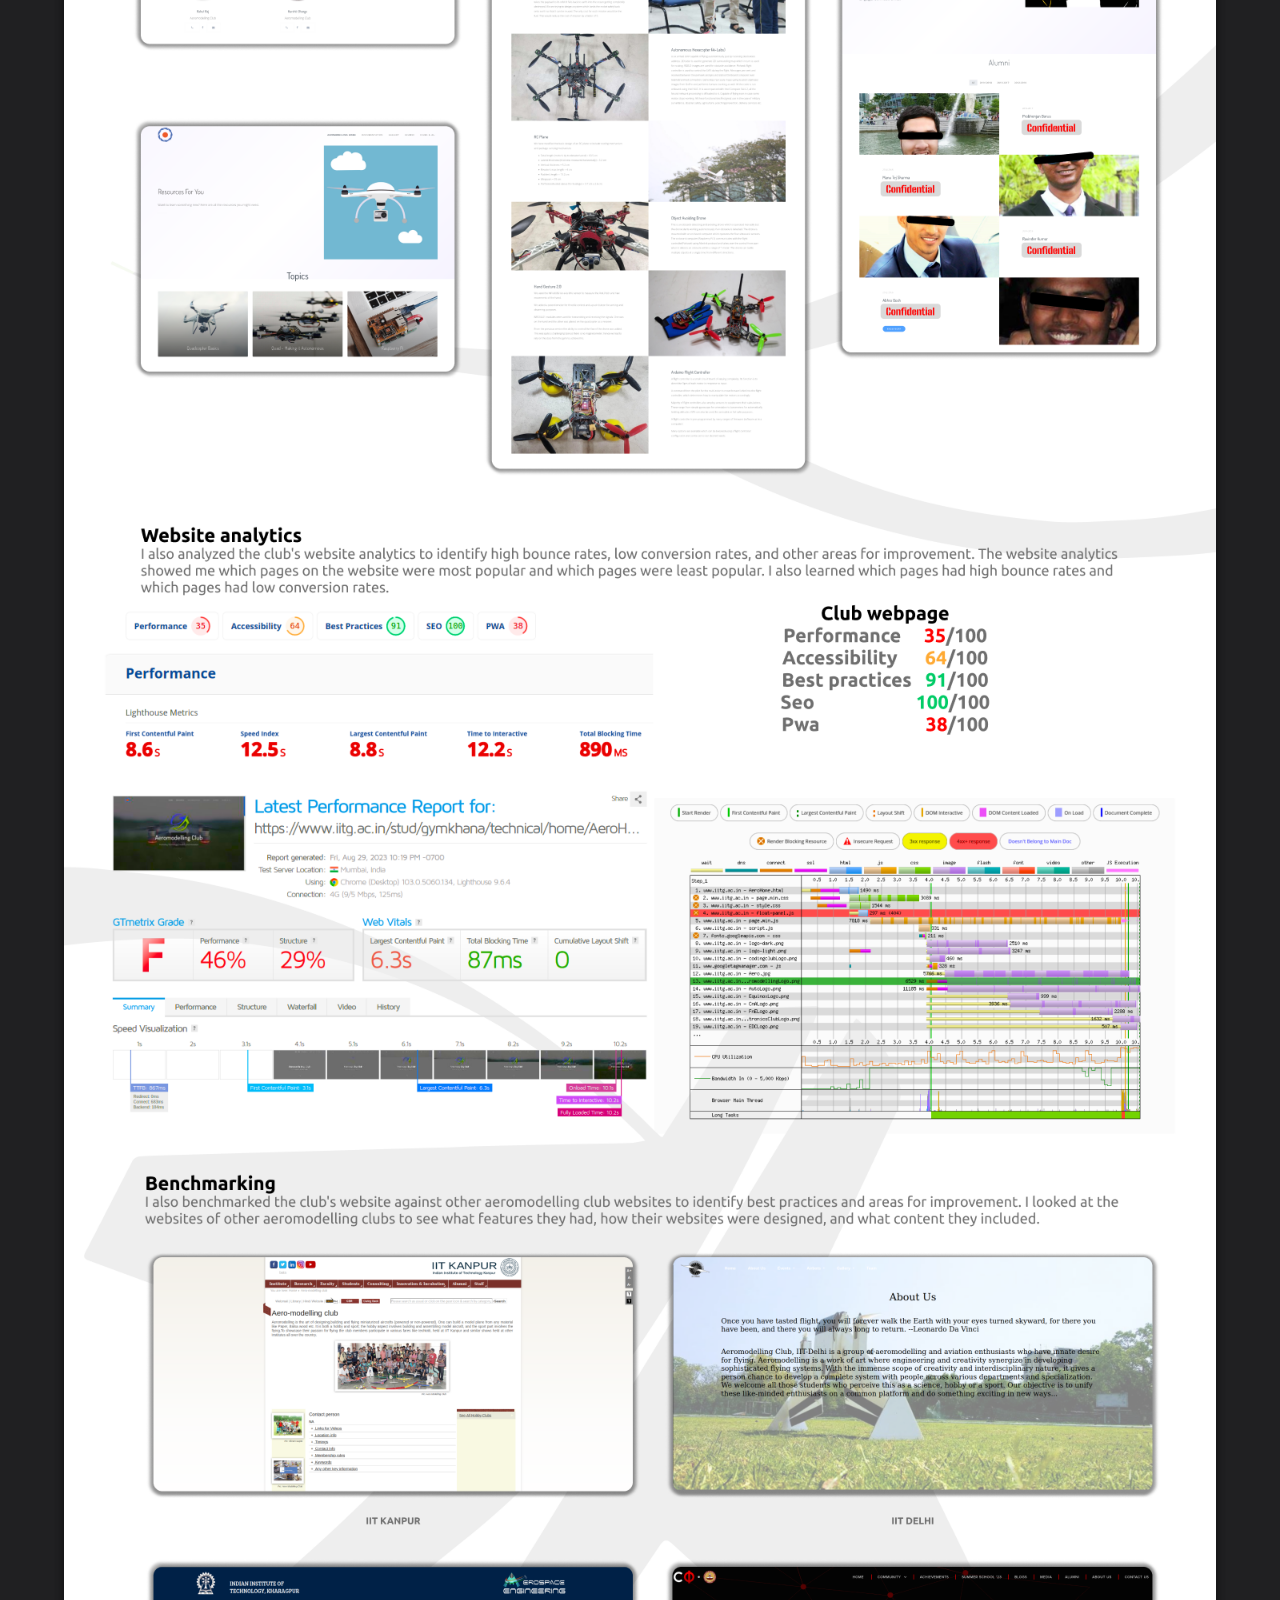
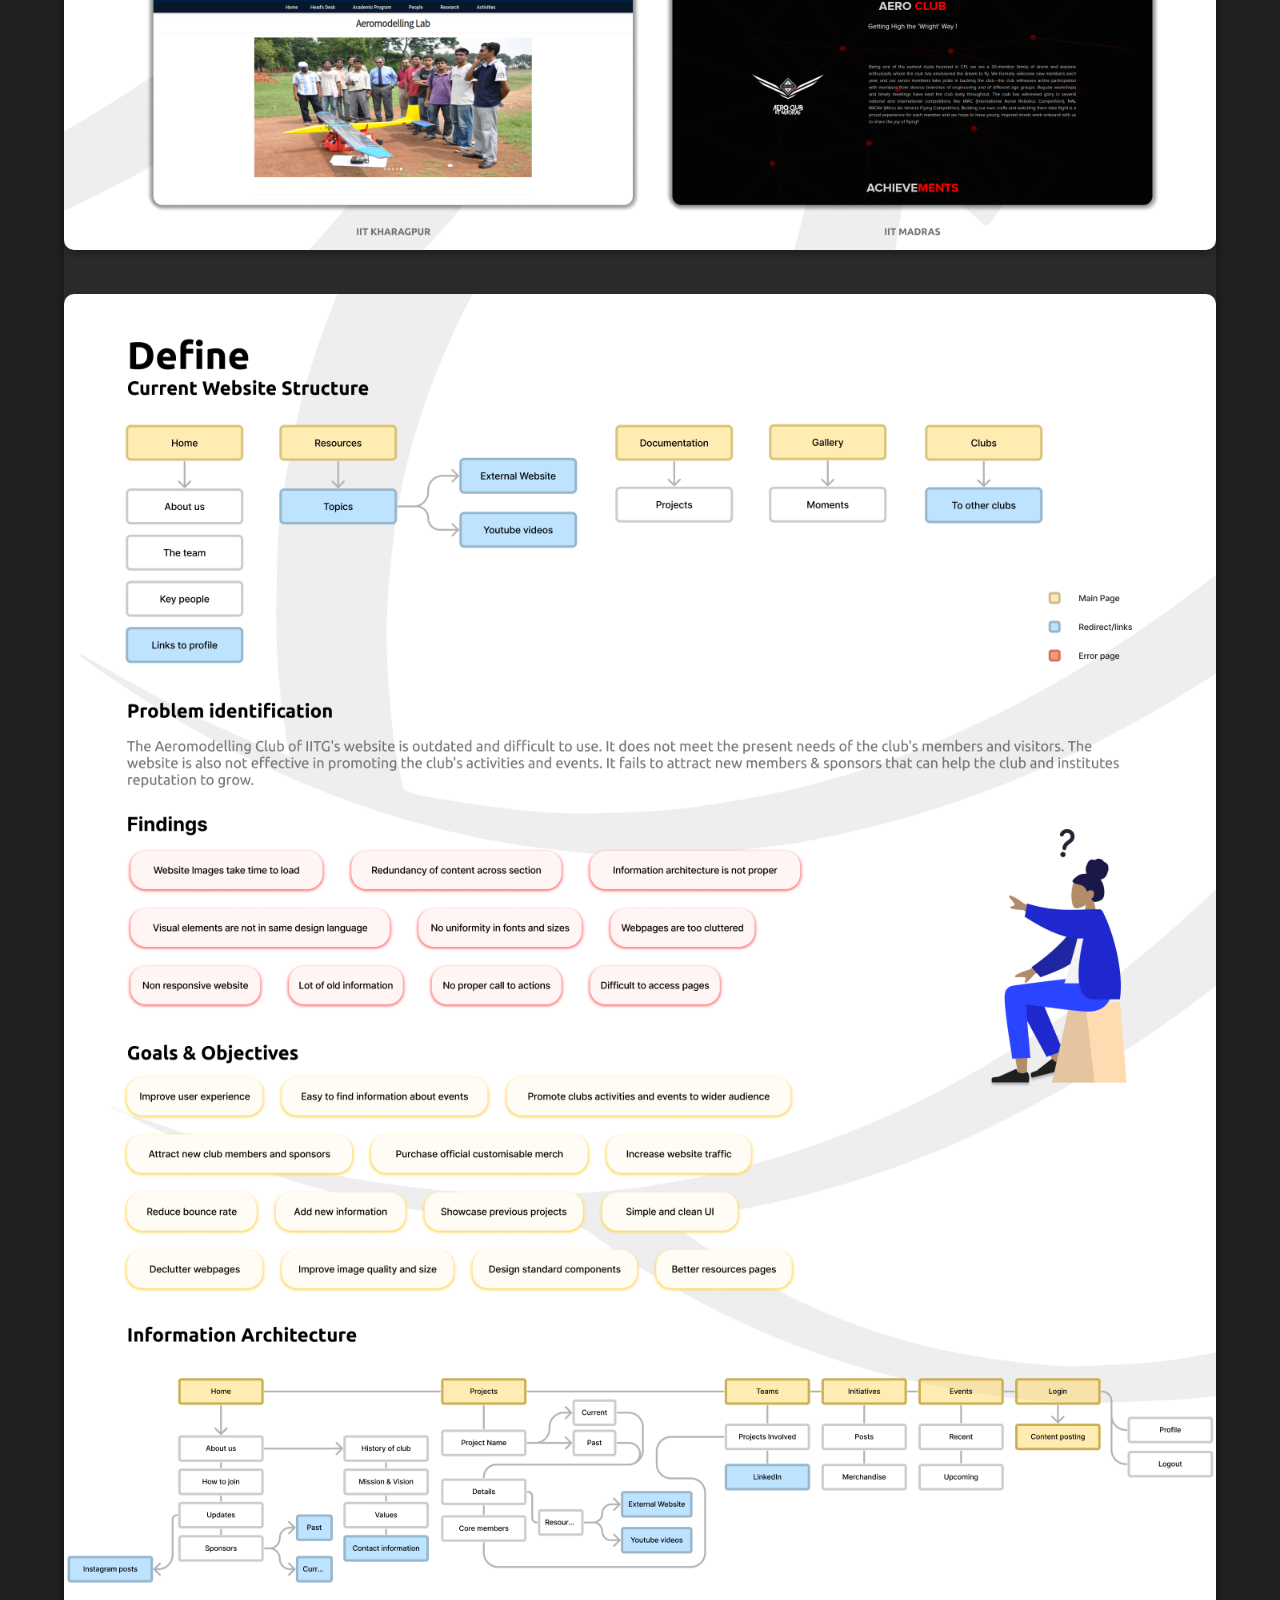
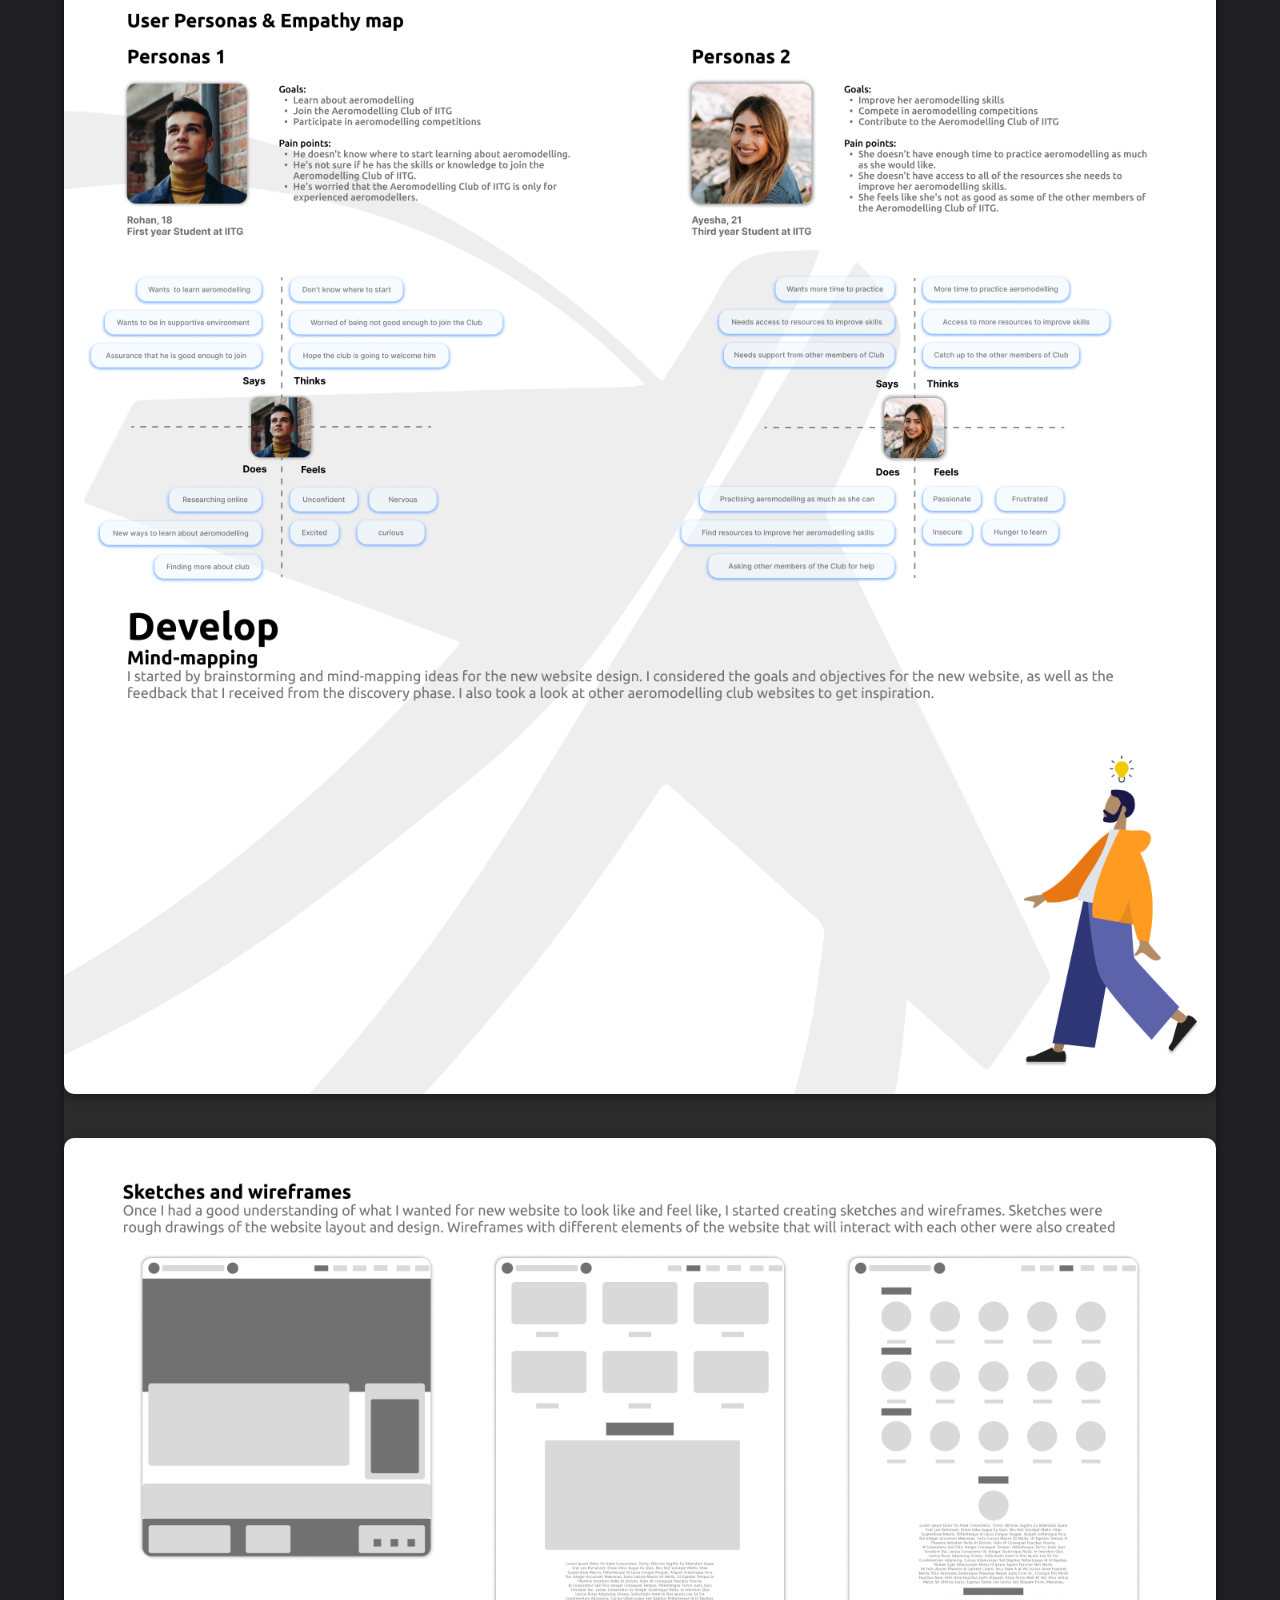
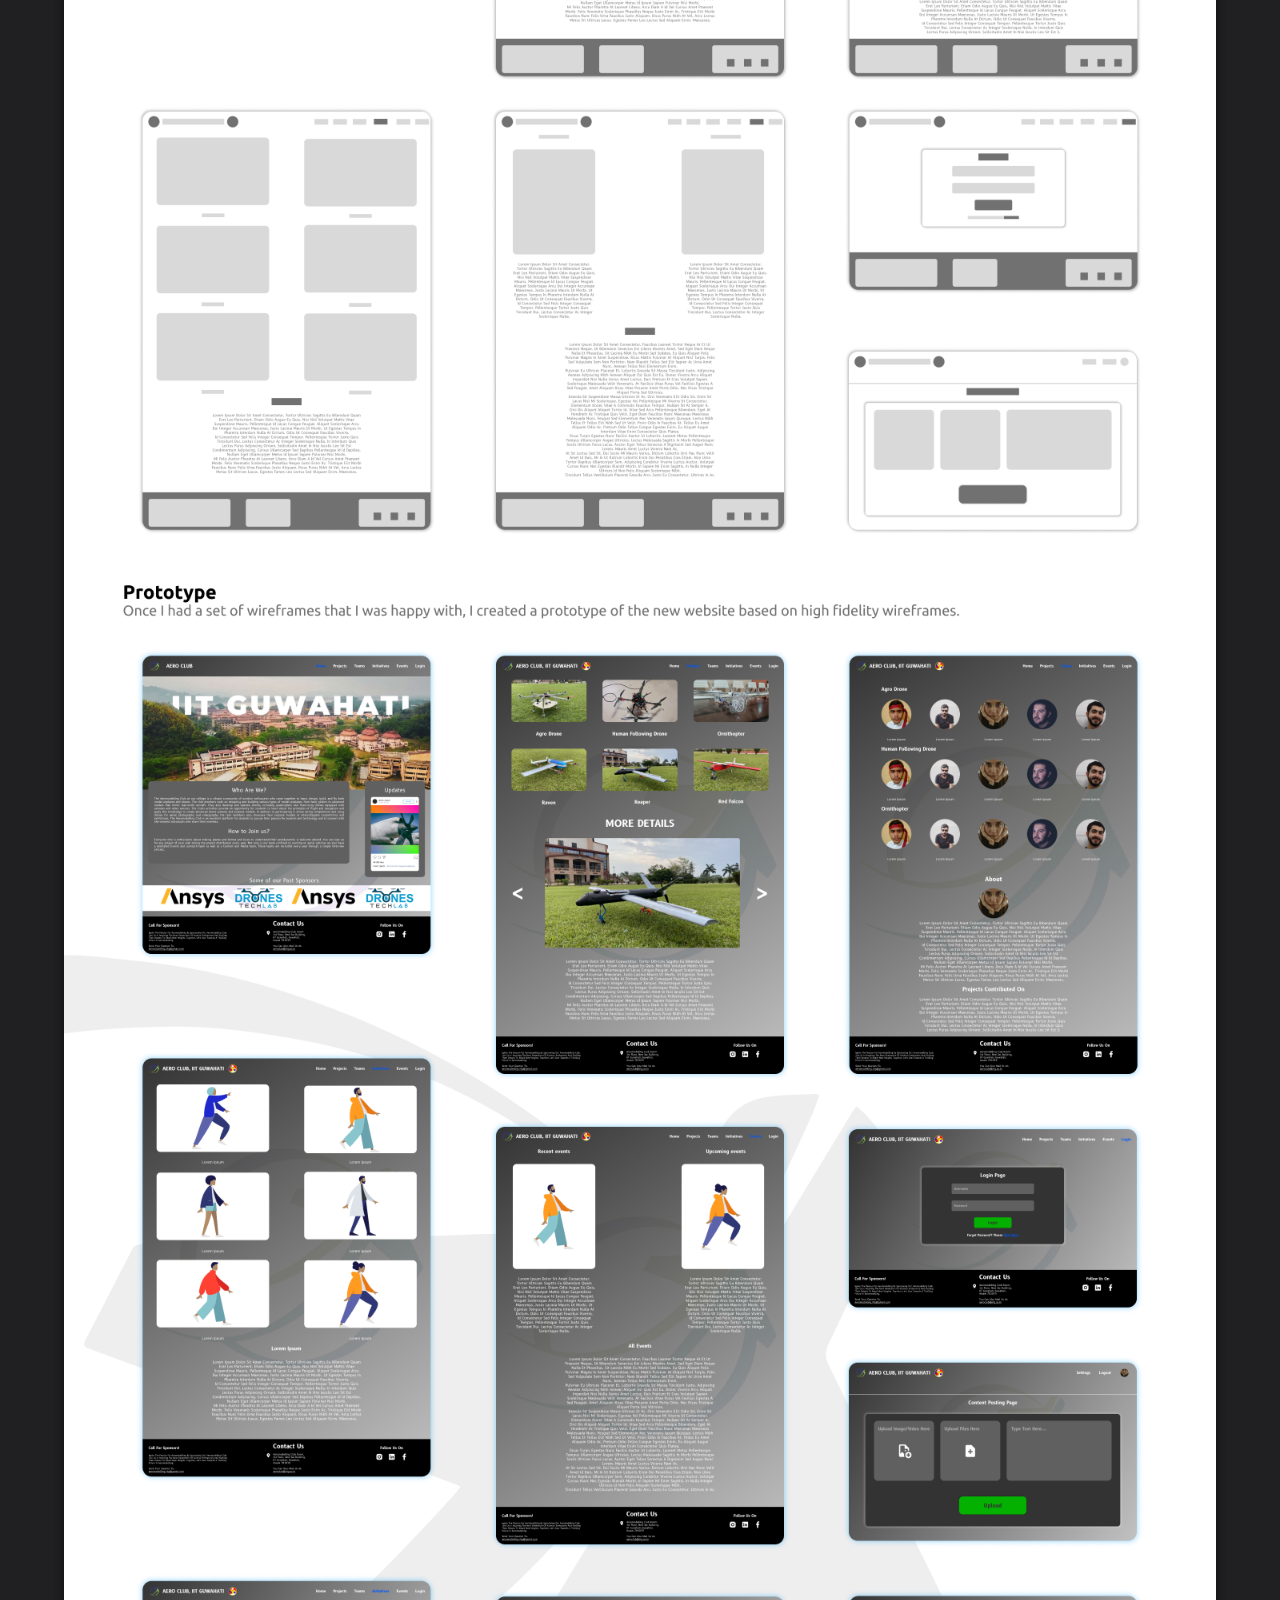
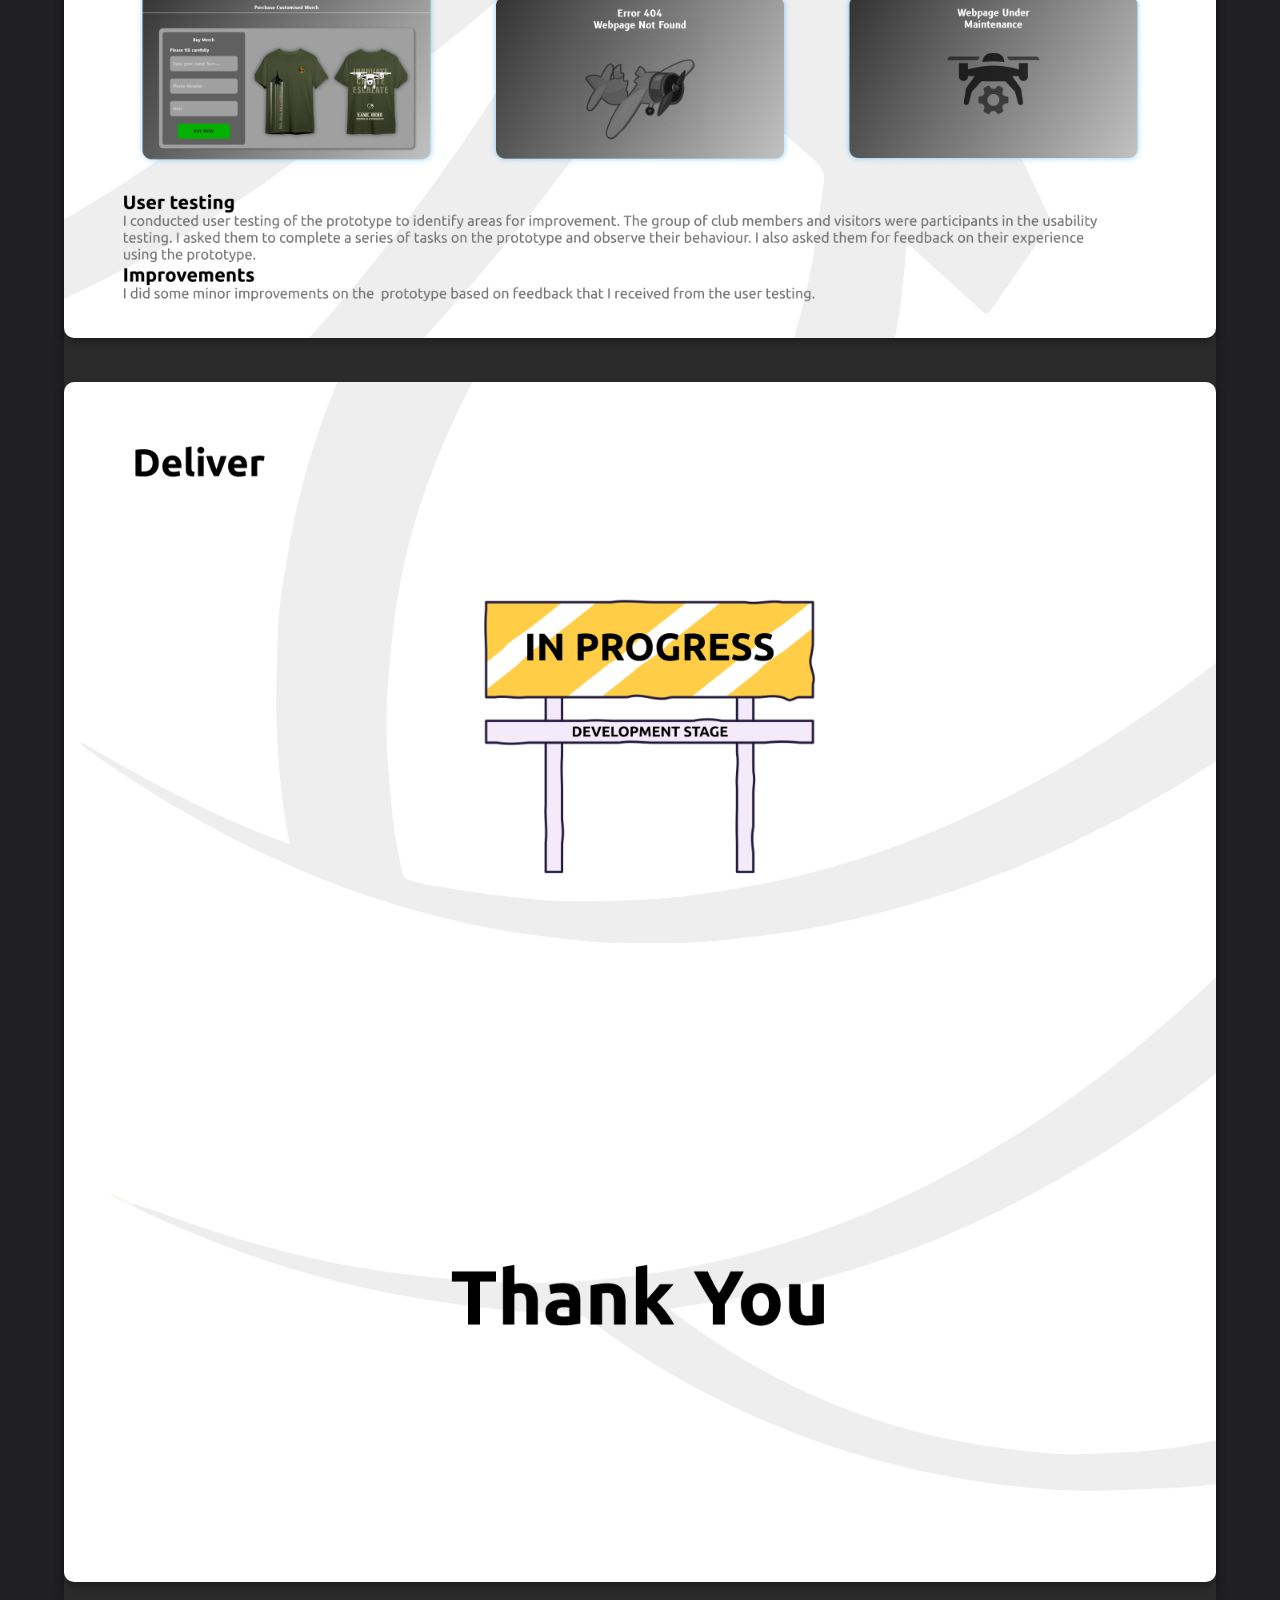
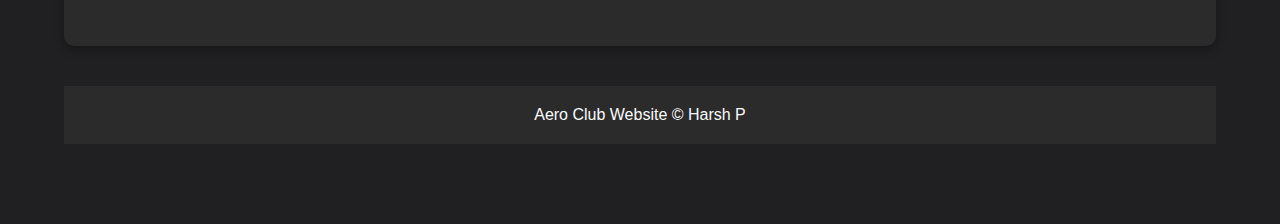
<file: aero.html>
<!DOCTYPE html>
<html lang="en">
<head>
  <meta charset="UTF-8">
  <meta name="viewport" content="width=device-width, initial-scale=1.0">
  <title>Project 1</title>
  <link rel="stylesheet" href="./style.css">
</head>
<body>
  <!--back button-->
  <a href="index.html#projects" id="backButton" class="back-button">
    <img src="./assets/images/back_button.png" alt="Back to Projects">
  </a>
<!-- Main Content Wrapper -->
<main class="project-container">

  <!-- Project Introduction -->
  <section id="intro" class="project-intro">
    <h1>Aero Club Website</h1>
    <p>This project focuses on upgrading the design and user experience of the Firemen Nozzle. The goal was to improve aesthetics and functionality.</p>
  </section>

  <!-- Vertical Scrolling Image Section -->
  <section id="section1" class="image-scroll-container">
    <div id="image1" class="image-wrapper">
      <img src="./assets/images/aero/1.png" alt="Project Image 1">
    </div>
    <div id="image2" class="image-wrapper">
      <img src="./assets/images/aero/2.png" alt="Project Image 2">
    </div>
    <div id="image3" class="image-wrapper">
      <img src="./assets/images/aero/3.png" alt="Project Image 3">
    </div>
    <div id="image4" class="image-wrapper">
      <img src="./assets/images/aero/4.png" alt="Project Image 4">
    </div>
    <div id="image5" class="image-wrapper">
      <img src="./assets/images/aero/5.png" alt="Project Image 5">
    </div>
    <!-- <div id="image6" class="image-wrapper">
      <img src="./assets/images/aero/6.png" alt="Project Image 6">
    </div> -->
  </section>

  <!-- Footer Section -->
  <footer class="footer">
    <p>Aero Club Website © Harsh P</p>
  </footer>

</main>

<!-- Right Sidebar Navigation -->
<aside class="scroll-navigation">
  <ul>
    <li><a href="javascript:void(0);" data-section="intro" class="nav-dot active"></a></li>
    <li><a href="javascript:void(0);" data-section="image1" class="nav-dot"></a></li>
    <li><a href="javascript:void(0);" data-section="image2" class="nav-dot"></a></li>
    <li><a href="javascript:void(0);" data-section="image3" class="nav-dot"></a></li>
    <li><a href="javascript:void(0);" data-section="image4" class="nav-dot"></a></li>
    <li><a href="javascript:void(0);" data-section="image5" class="nav-dot"></a></li>
    <!-- <li><a href="javascript:void(0);" data-section="image6" class="nav-dot"></a></li> -->
  </ul>
</aside>

<script>
  // JavaScript to handle the smooth scroll and active class on click
  const navDots = document.querySelectorAll('.nav-dot');

  navDots.forEach(dot => {
    dot.addEventListener('click', function() {
      const sectionId = dot.getAttribute('data-section');
      const section = document.getElementById(sectionId);

      // Smoothly scroll to the section without adding # to the URL
      section.scrollIntoView({
        behavior: 'smooth'
      });

      // Remove 'active' class from all dots and add it to the clicked dot
      navDots.forEach(d => d.classList.remove('active'));
      dot.classList.add('active');
    });
  });

  // JavaScript to handle the active class on scroll
  document.addEventListener('scroll', function() {
    const sections = document.querySelectorAll('.project-intro, .image-wrapper');

    let currentSection = '';

    sections.forEach(section => {
      const sectionTop = section.offsetTop;
      const sectionHeight = section.clientHeight;
      if (scrollY >= sectionTop - sectionHeight / 3) {
        currentSection = section.getAttribute('id');
      }
    });

    navDots.forEach(dot => {
      dot.classList.remove('active');
      if (dot.dataset.section === currentSection) {
        dot.classList.add('active');
      }
    });
  });

  // JavaScript for fixing the back button
  window.addEventListener('scroll', function() {
    const backButton = document.getElementById('backButton');
    const scrollTop = window.pageYOffset || document.documentElement.scrollTop;
    
    if (scrollTop > 50) {
        backButton.classList.add('visible');
    } else {
        backButton.classList.remove('visible');
    }
    }); 
</script>

</body>
</html>
</file>
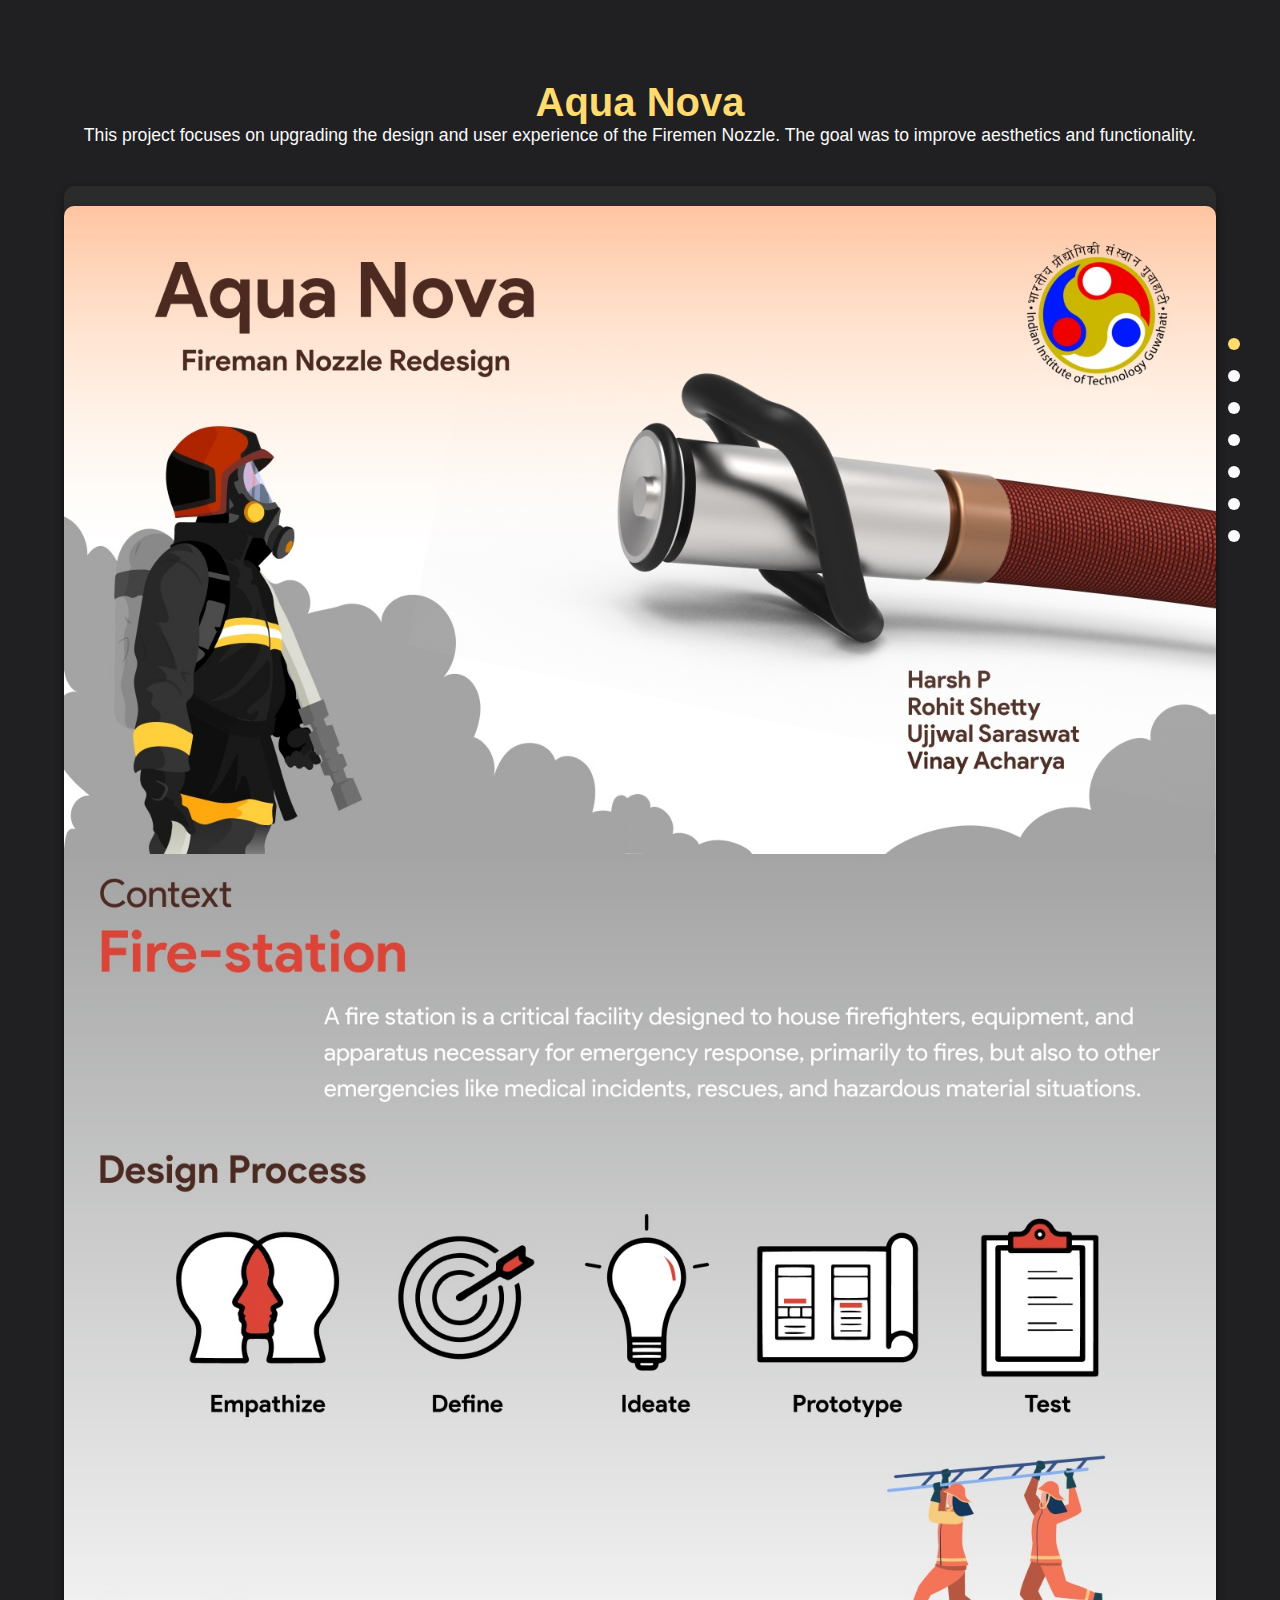
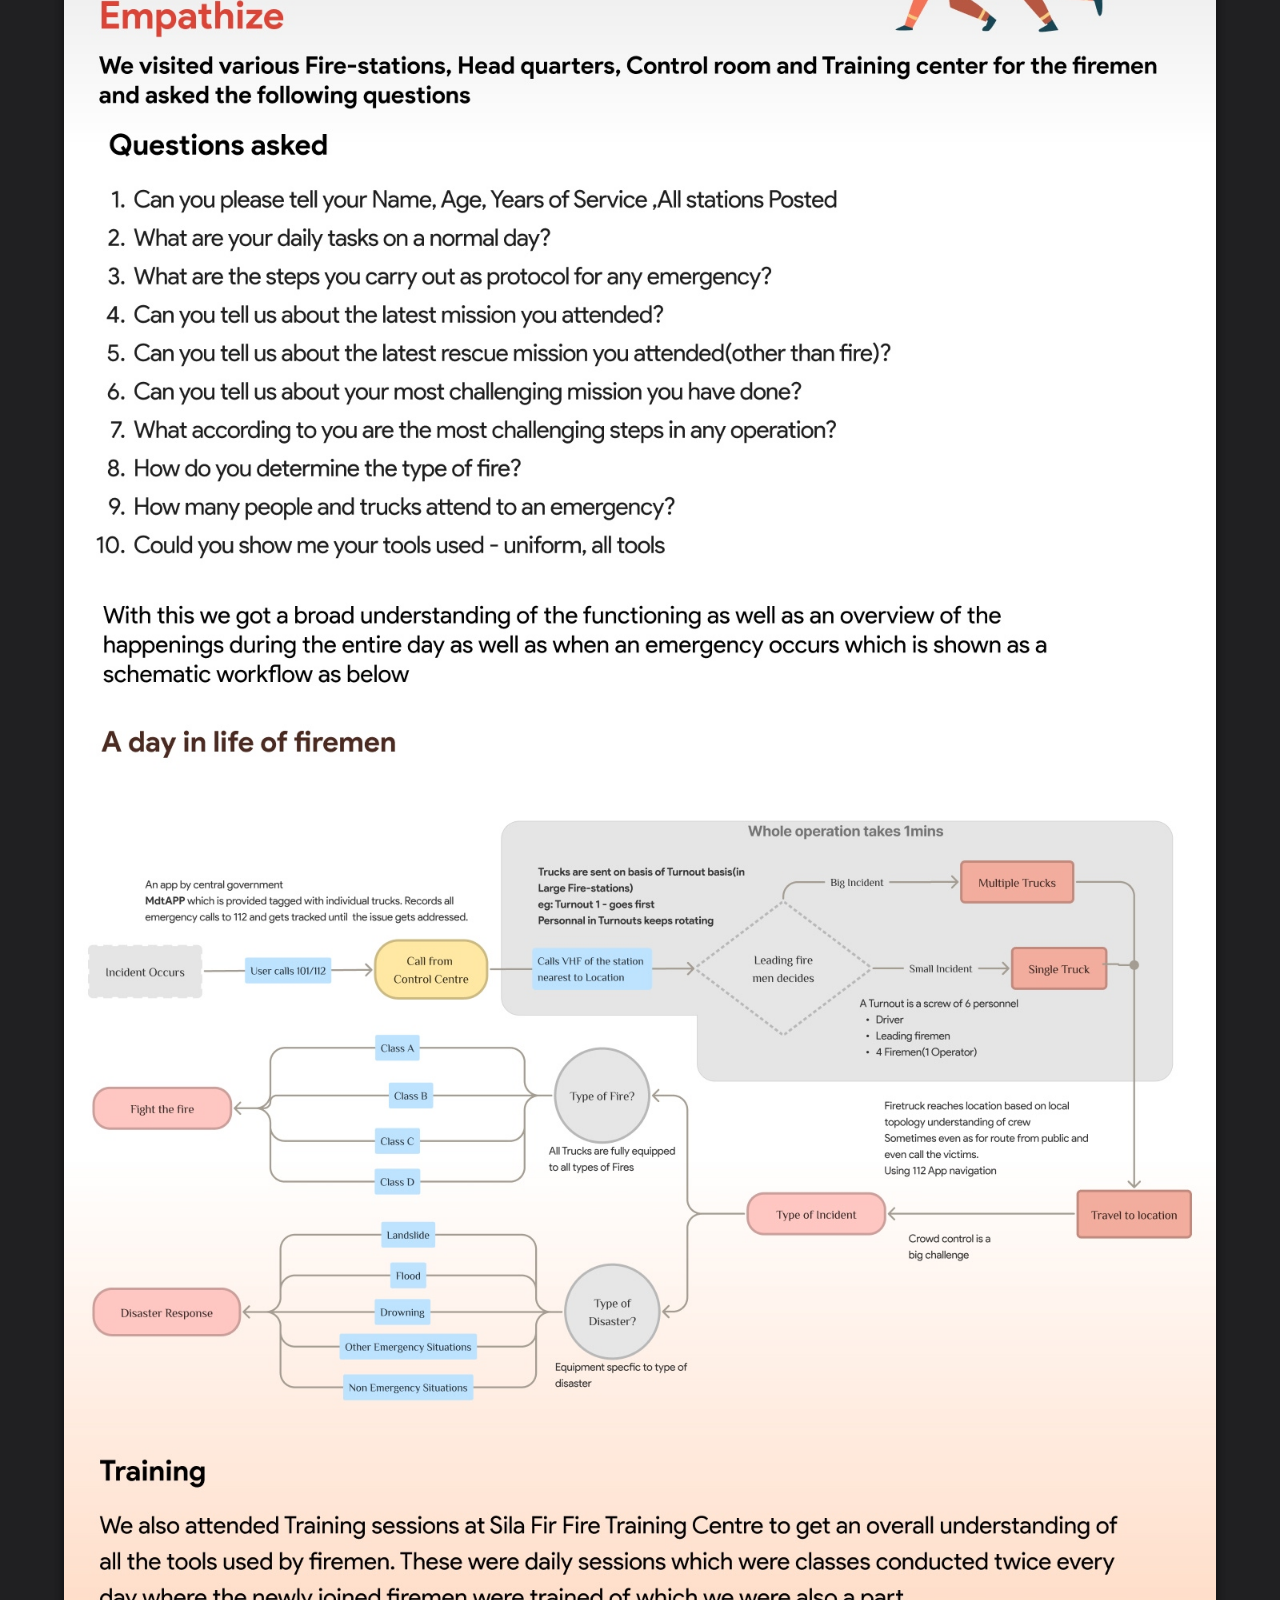
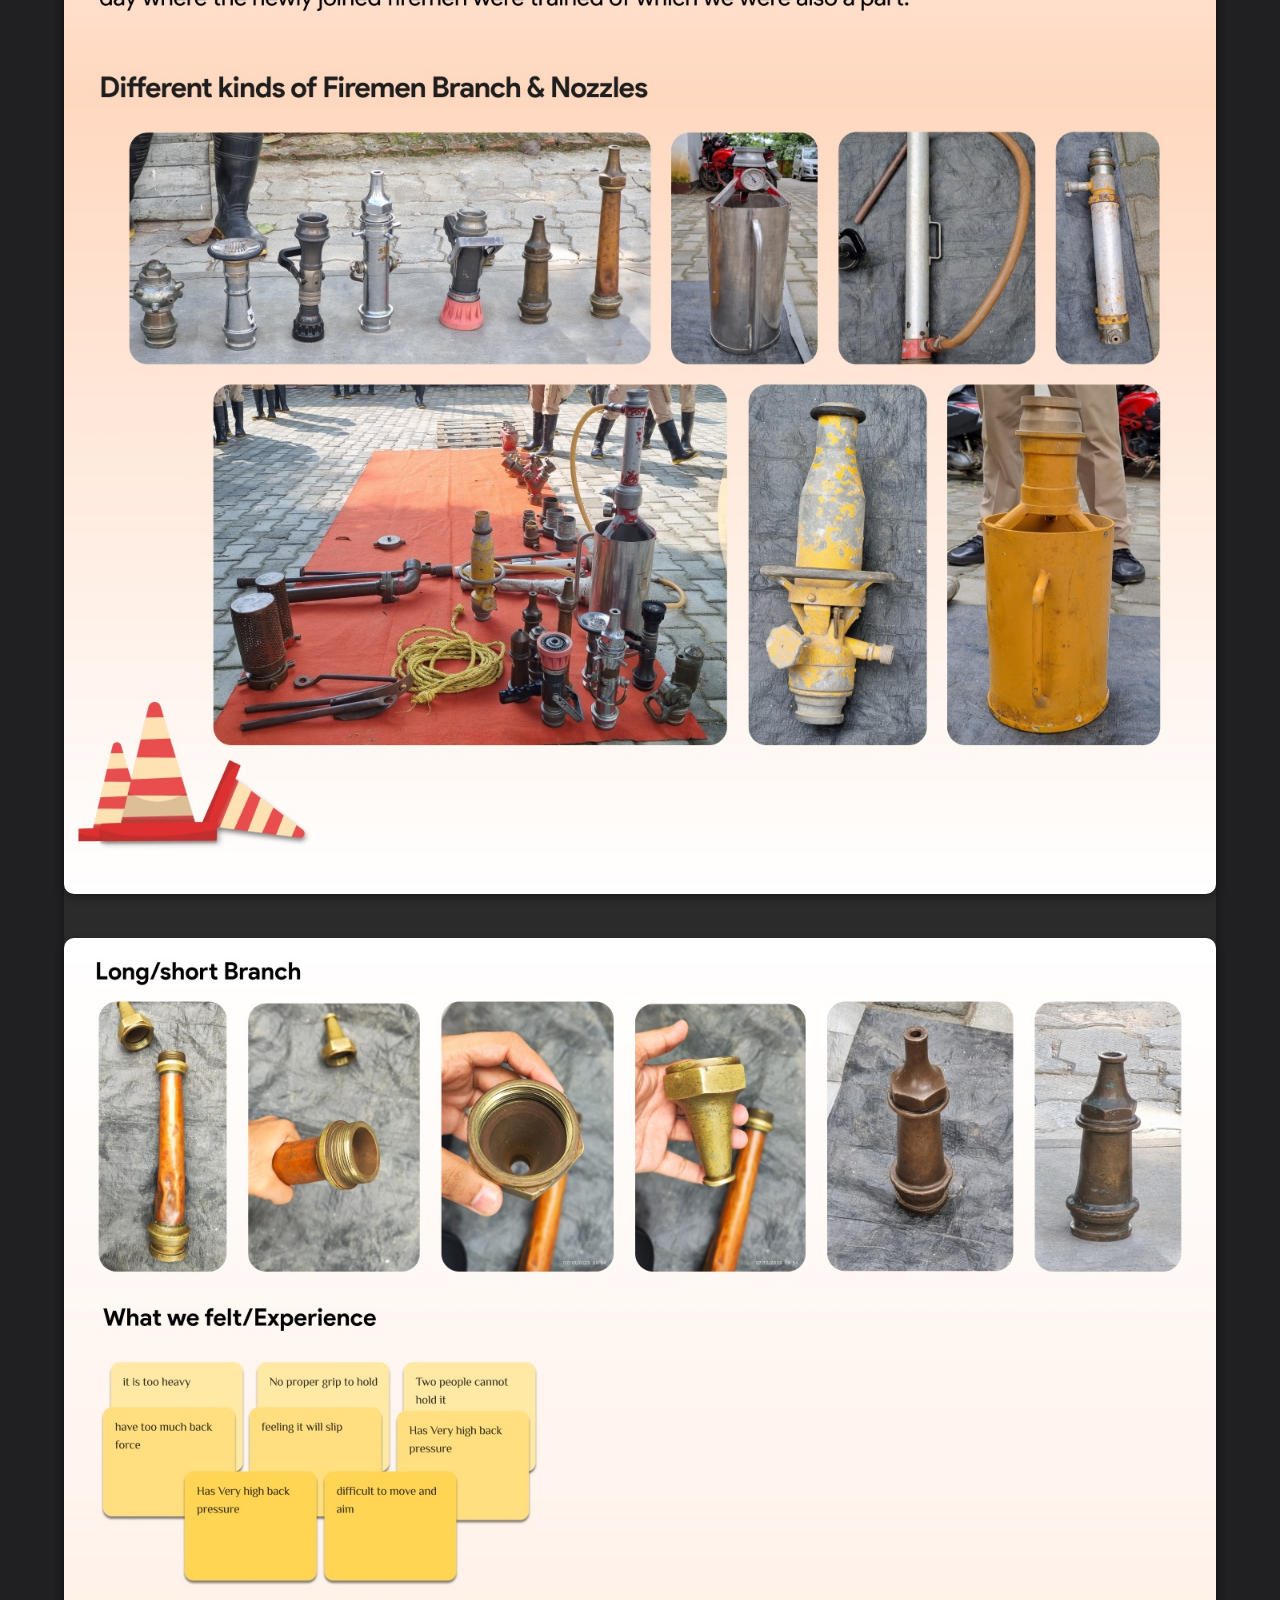
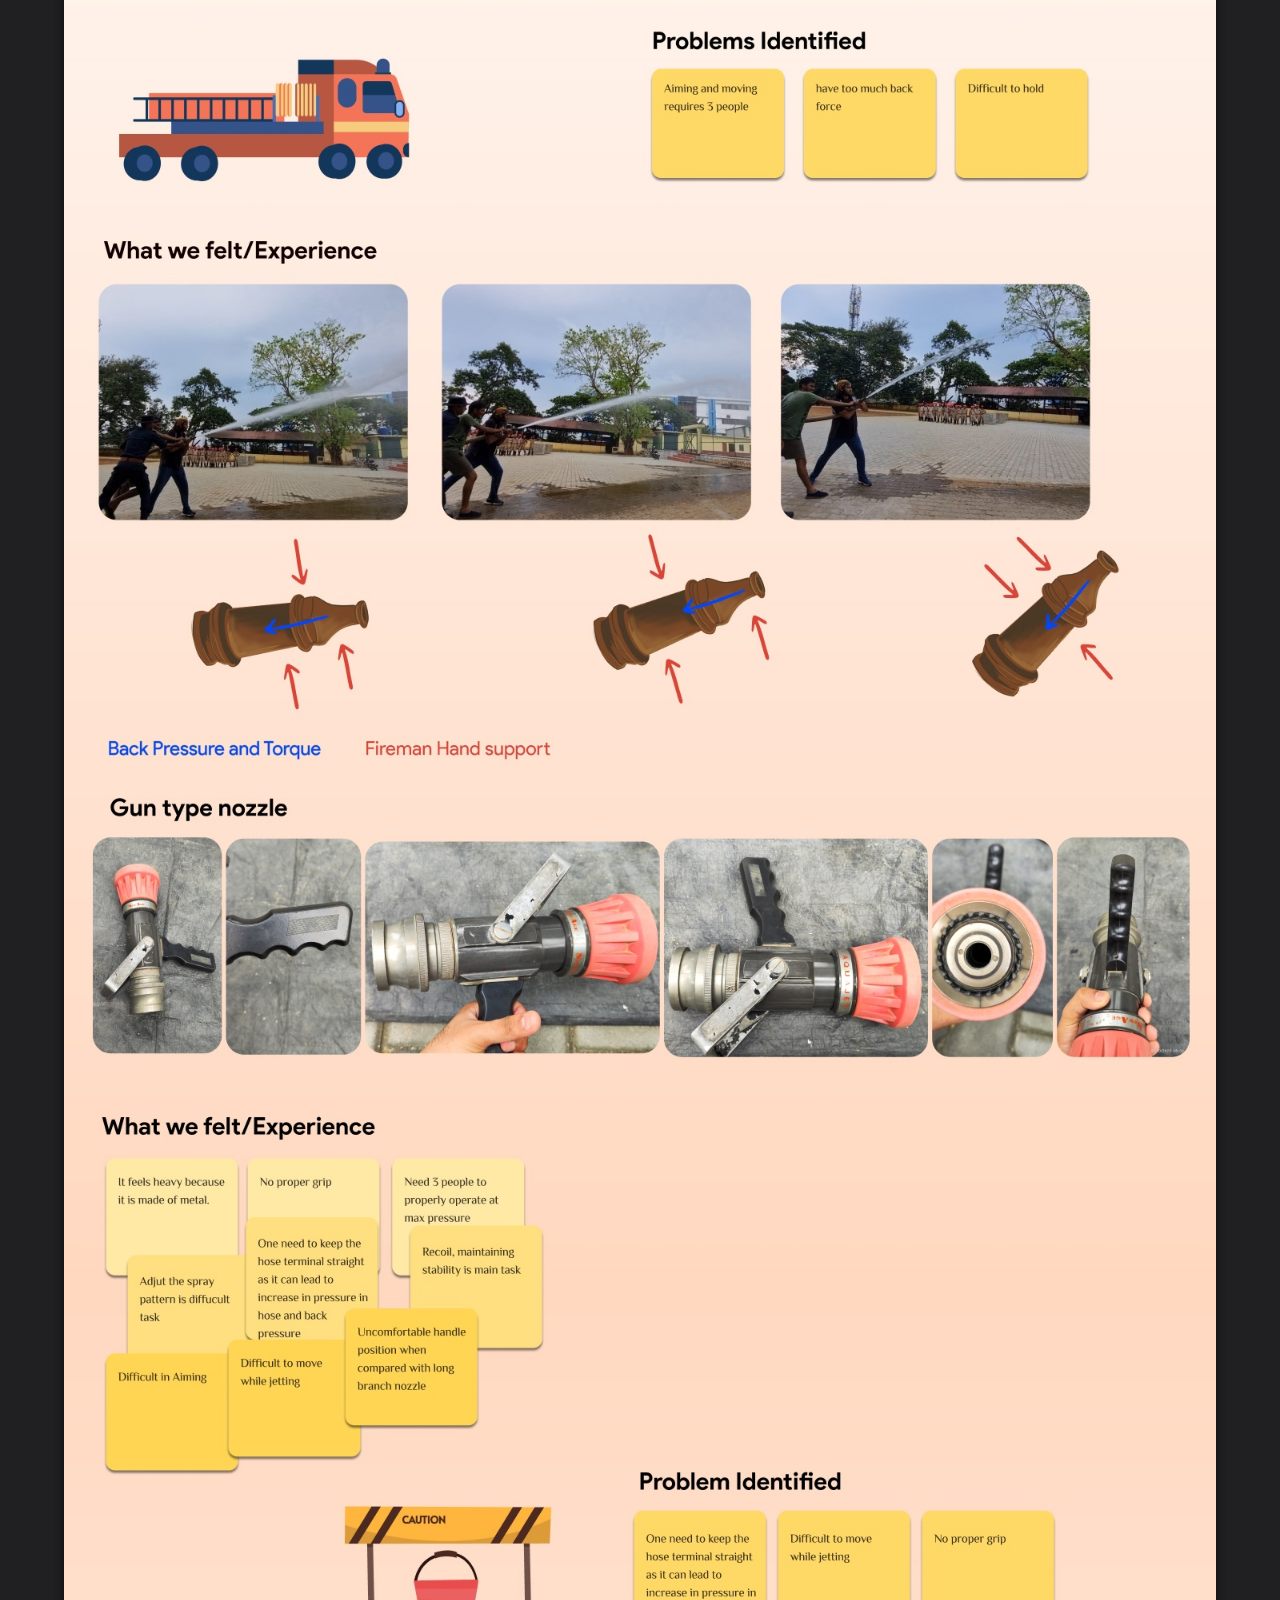
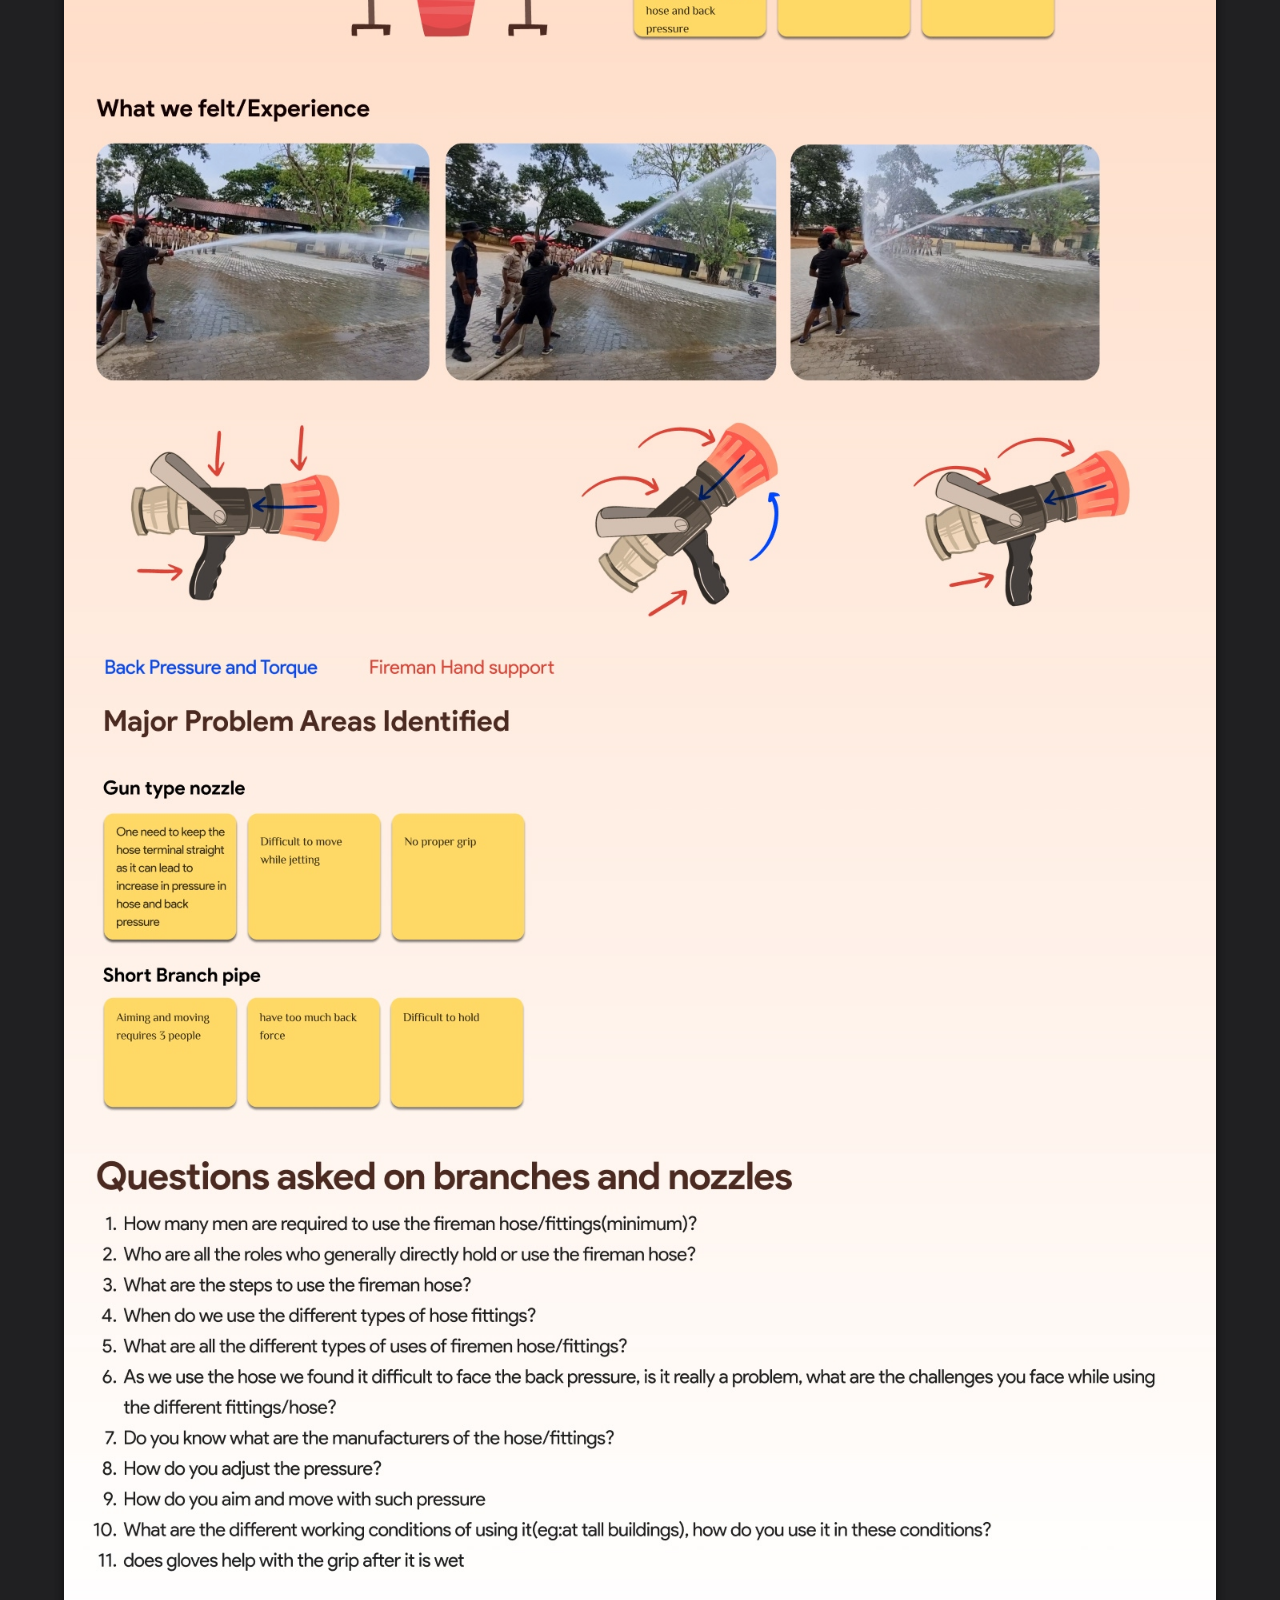
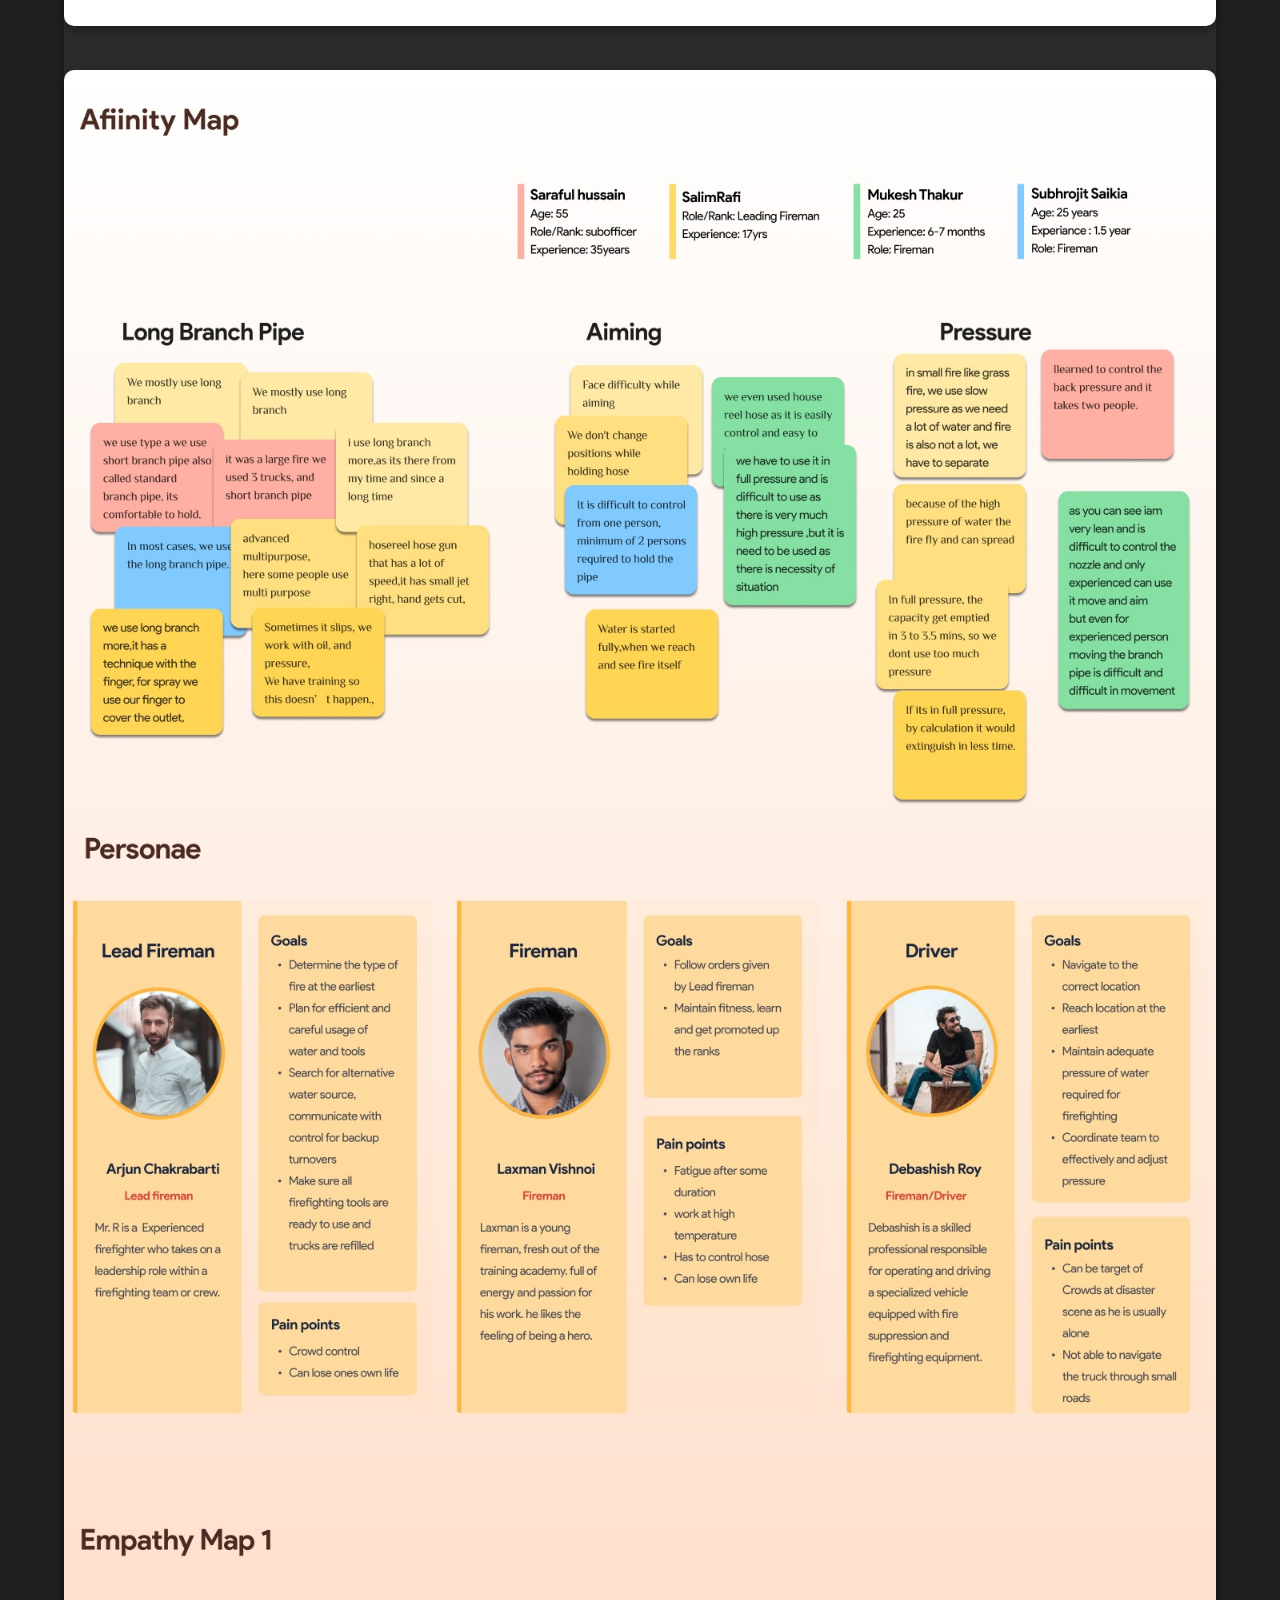
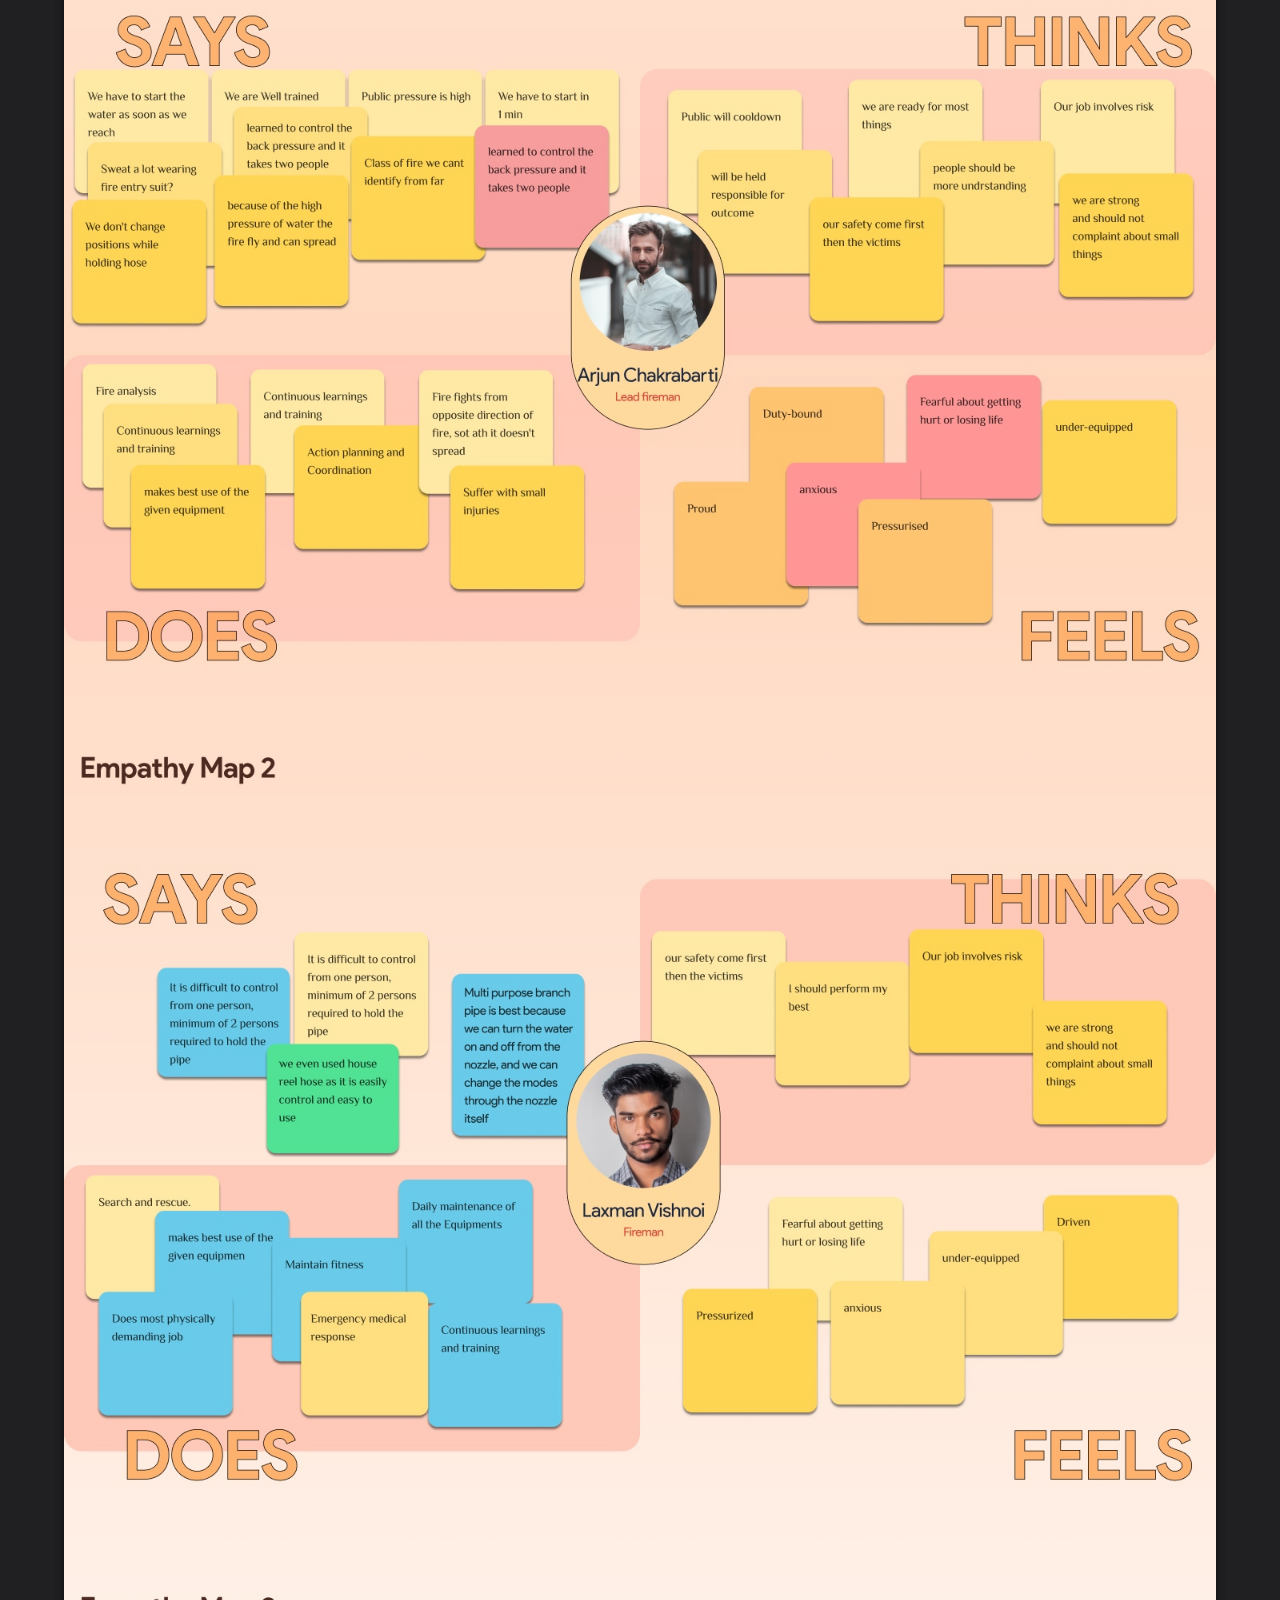
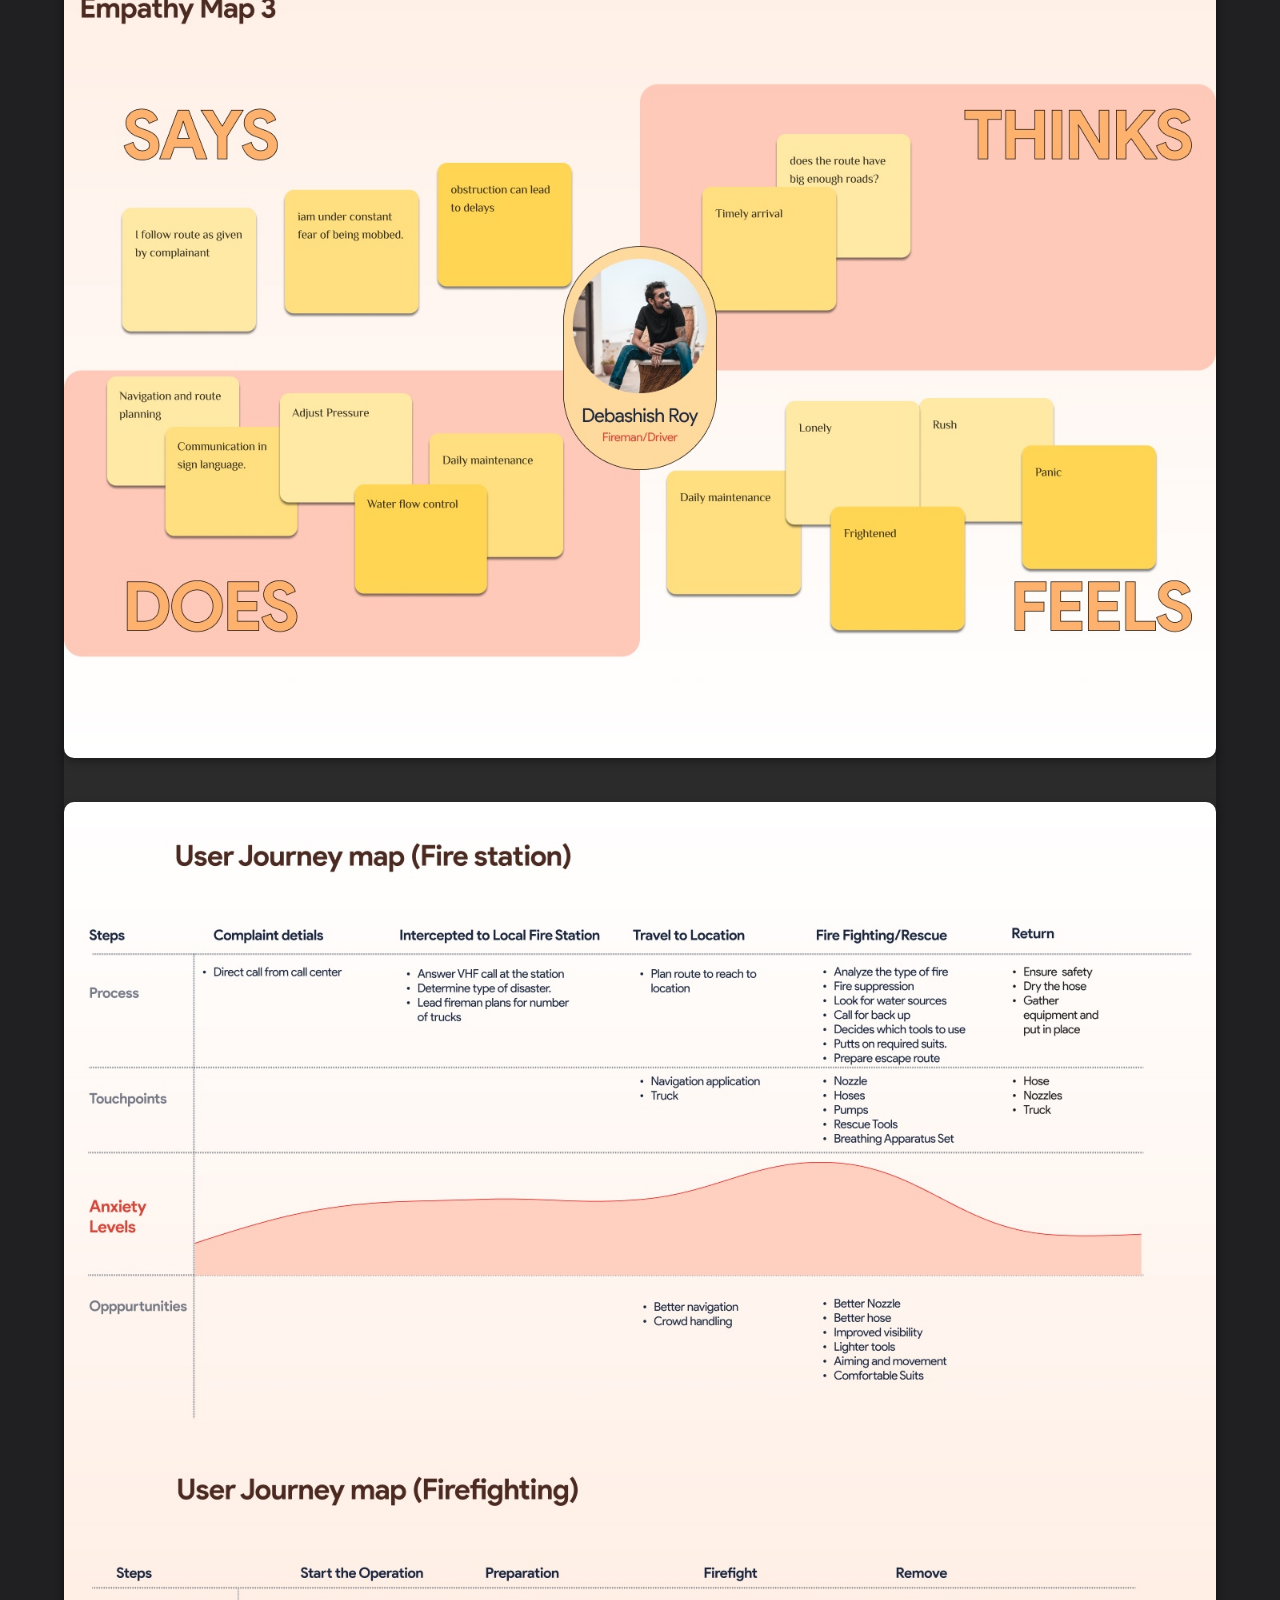
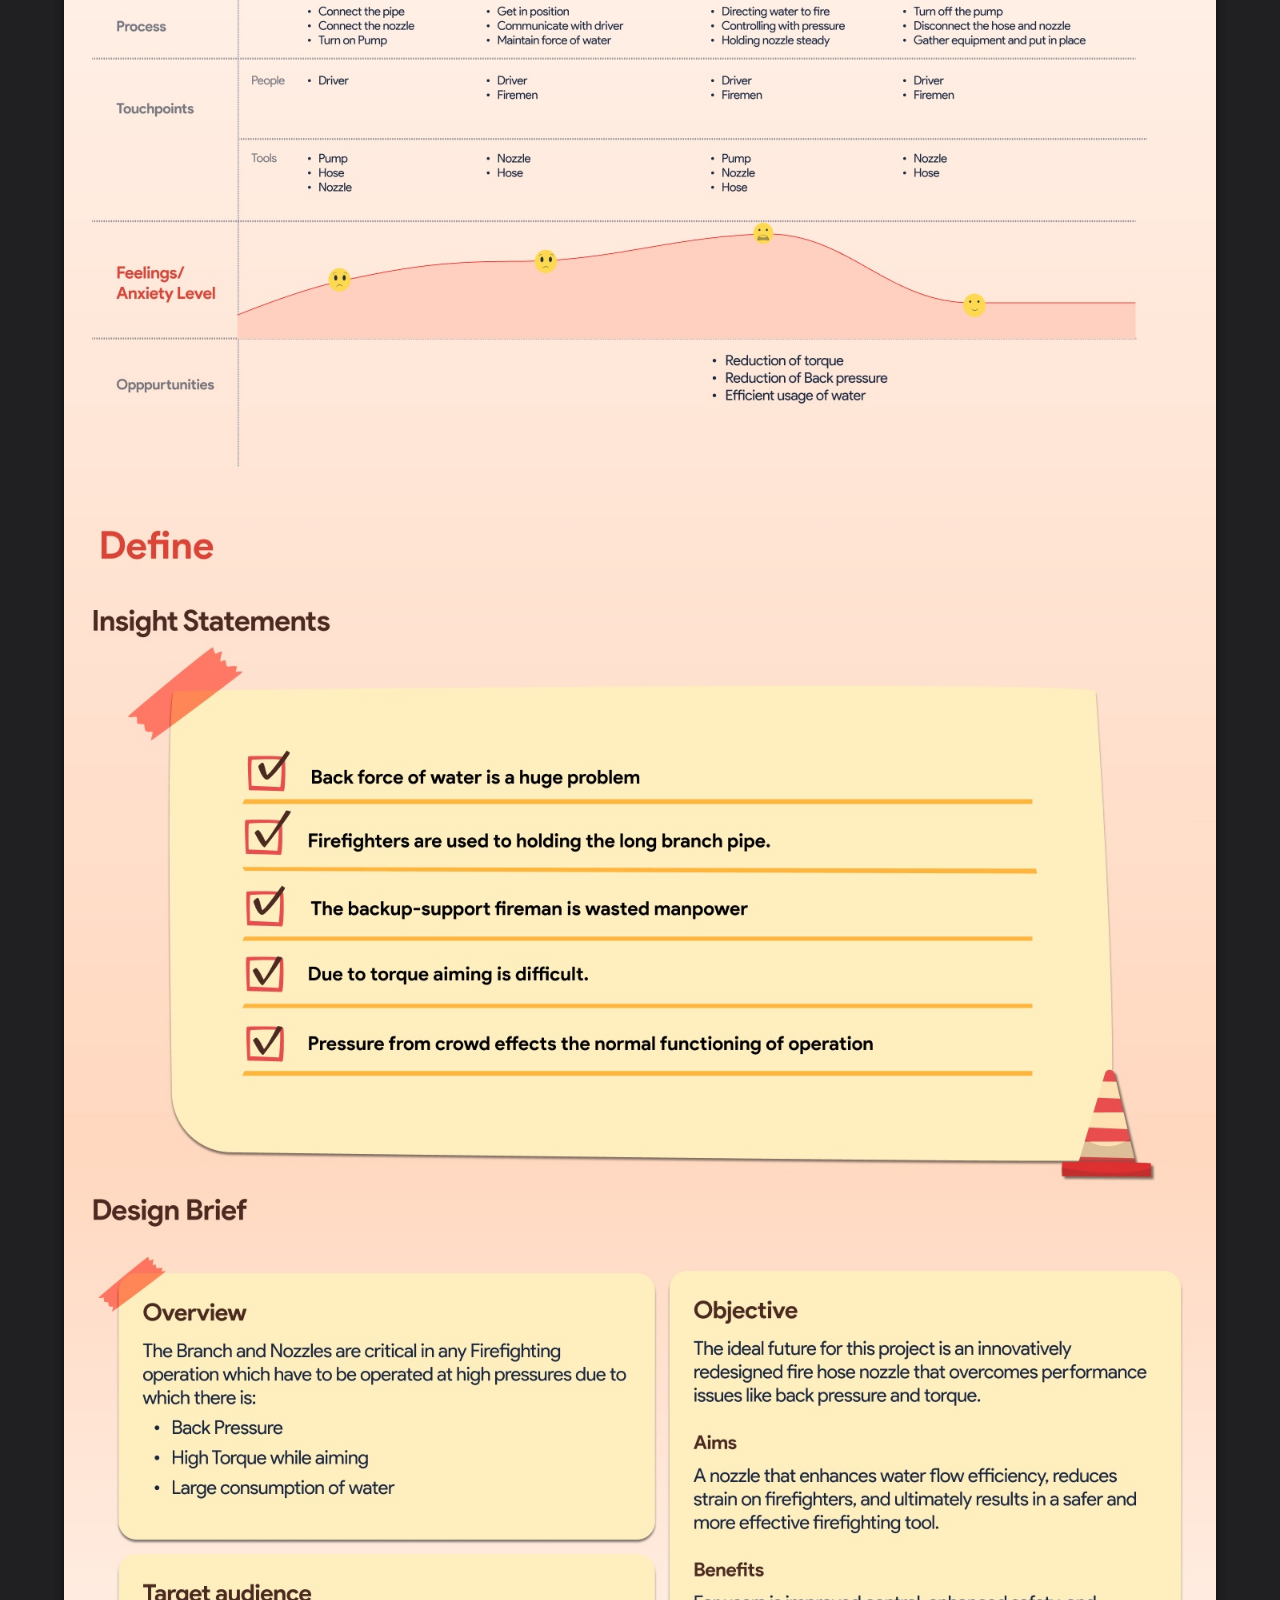
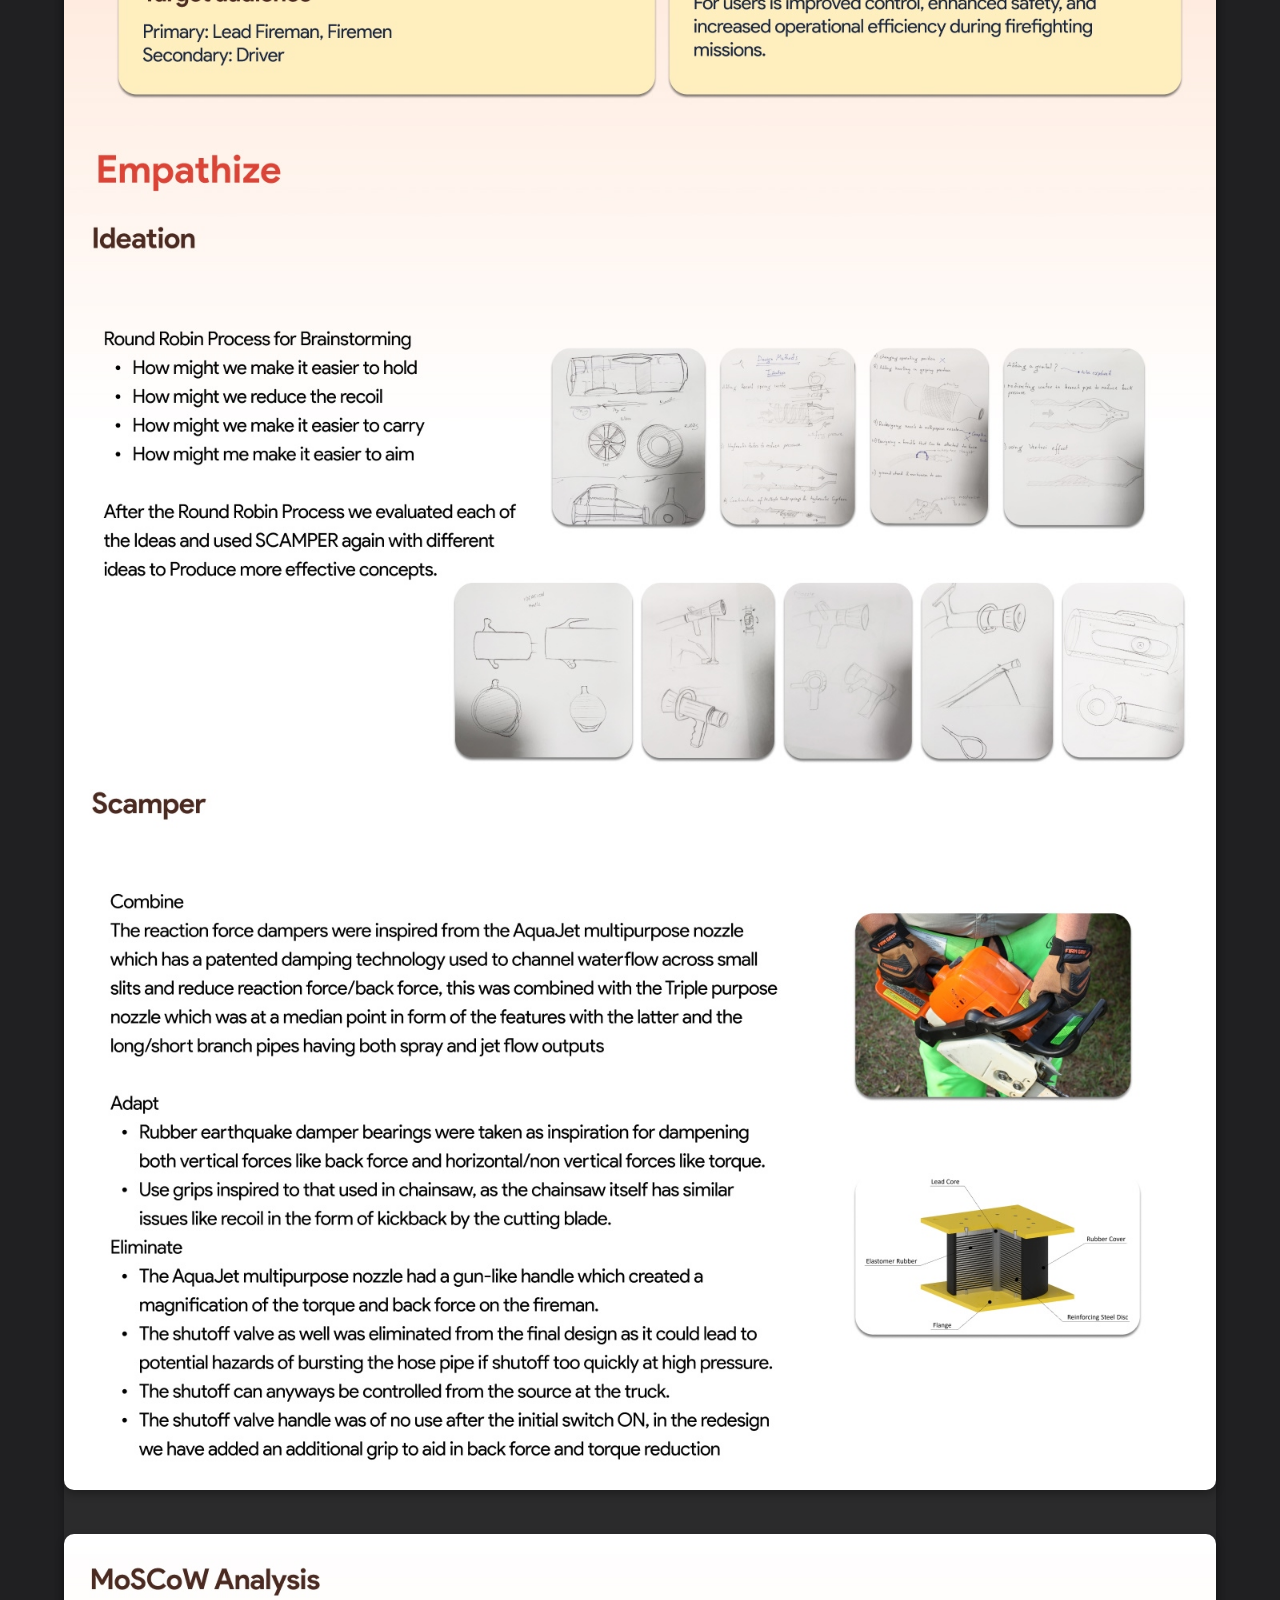
<file: aqua.html>
<!DOCTYPE html>
<html lang="en">
<head>
  <meta charset="UTF-8">
  <meta name="viewport" content="width=device-width, initial-scale=1.0">
  <title>Project 1</title>
  <link rel="stylesheet" href="./style.css">
</head>
<body>
  <!--back button-->
  <a href="index.html#projects" id="backButton" class="back-button">
    <img src="./assets/images/back_button.png" alt="Back to Projects">
  </a>
<!-- Main Content Wrapper -->
<main class="project-container">

  <!-- Project Introduction -->
  <section id="intro" class="project-intro">
    <h1>Aqua Nova</h1>
    <p>This project focuses on upgrading the design and user experience of the Firemen Nozzle. The goal was to improve aesthetics and functionality.</p>
  </section>

  <!-- Vertical Scrolling Image Section -->
  <section id="section1" class="image-scroll-container">
    <div id="image1" class="image-wrapper">
      <img src="./assets/images/aqua_nova/1.jpg" alt="Project Image 1">
    </div>
    <div id="image2" class="image-wrapper">
      <img src="./assets/images/aqua_nova/2.jpg" alt="Project Image 2">
    </div>
    <div id="image3" class="image-wrapper">
      <img src="./assets/images/aqua_nova/3.jpg" alt="Project Image 3">
    </div>
    <div id="image4" class="image-wrapper">
      <img src="./assets/images/aqua_nova/4.jpg" alt="Project Image 4">
    </div>
    <div id="image5" class="image-wrapper">
      <img src="./assets/images/aqua_nova/5.jpg" alt="Project Image 5">
    </div>
    <div id="image6" class="image-wrapper">
      <img src="./assets/images/aqua_nova/6.jpg" alt="Project Image 6">
    </div>
  </section>

  <!-- Footer Section -->
  <footer class="footer">
    <p>Aqua Nova © Harsh P</p>
  </footer>

</main>

<!-- Right Sidebar Navigation -->
<aside class="scroll-navigation">
  <ul>
    <li><a href="javascript:void(0);" data-section="intro" class="nav-dot active"></a></li>
    <li><a href="javascript:void(0);" data-section="image1" class="nav-dot"></a></li>
    <li><a href="javascript:void(0);" data-section="image2" class="nav-dot"></a></li>
    <li><a href="javascript:void(0);" data-section="image3" class="nav-dot"></a></li>
    <li><a href="javascript:void(0);" data-section="image4" class="nav-dot"></a></li>
    <li><a href="javascript:void(0);" data-section="image5" class="nav-dot"></a></li>
    <li><a href="javascript:void(0);" data-section="image6" class="nav-dot"></a></li>
  </ul>
</aside>

<script>
  // JavaScript to handle the smooth scroll and active class on click
  const navDots = document.querySelectorAll('.nav-dot');

  navDots.forEach(dot => {
    dot.addEventListener('click', function() {
      const sectionId = dot.getAttribute('data-section');
      const section = document.getElementById(sectionId);

      // Smoothly scroll to the section without adding # to the URL
      section.scrollIntoView({
        behavior: 'smooth'
      });

      // Remove 'active' class from all dots and add it to the clicked dot
      navDots.forEach(d => d.classList.remove('active'));
      dot.classList.add('active');
    });
  });

  // JavaScript to handle the active class on scroll
  document.addEventListener('scroll', function() {
    const sections = document.querySelectorAll('.project-intro, .image-wrapper');

    let currentSection = '';

    sections.forEach(section => {
      const sectionTop = section.offsetTop;
      const sectionHeight = section.clientHeight;
      if (scrollY >= sectionTop - sectionHeight / 3) {
        currentSection = section.getAttribute('id');
      }
    });

    navDots.forEach(dot => {
      dot.classList.remove('active');
      if (dot.dataset.section === currentSection) {
        dot.classList.add('active');
      }
    });
  });

  // JavaScript for fixing the back button
  window.addEventListener('scroll', function() {
    const backButton = document.getElementById('backButton');
    const scrollTop = window.pageYOffset || document.documentElement.scrollTop;
    
    if (scrollTop > 50) {
        backButton.classList.add('visible');
    } else {
        backButton.classList.remove('visible');
    }
    }); 
</script>

</body>
</html>
</file>
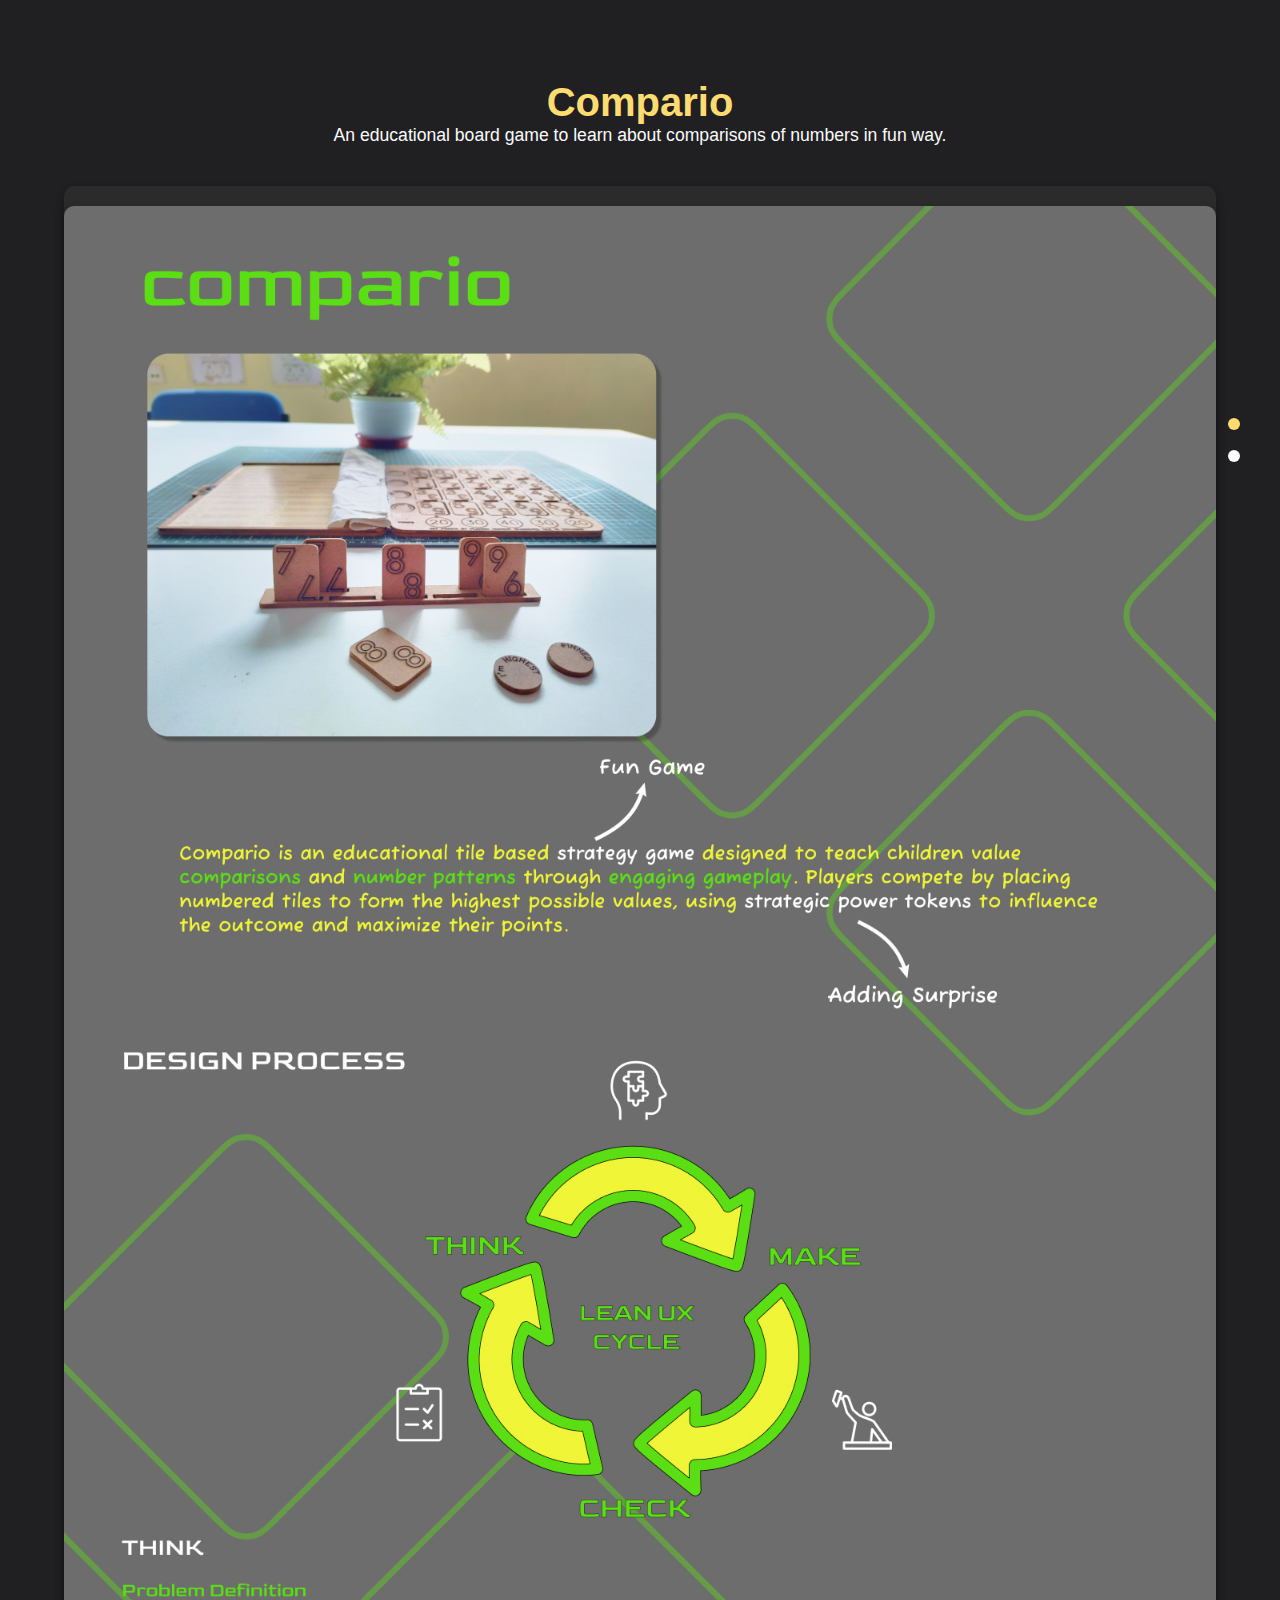
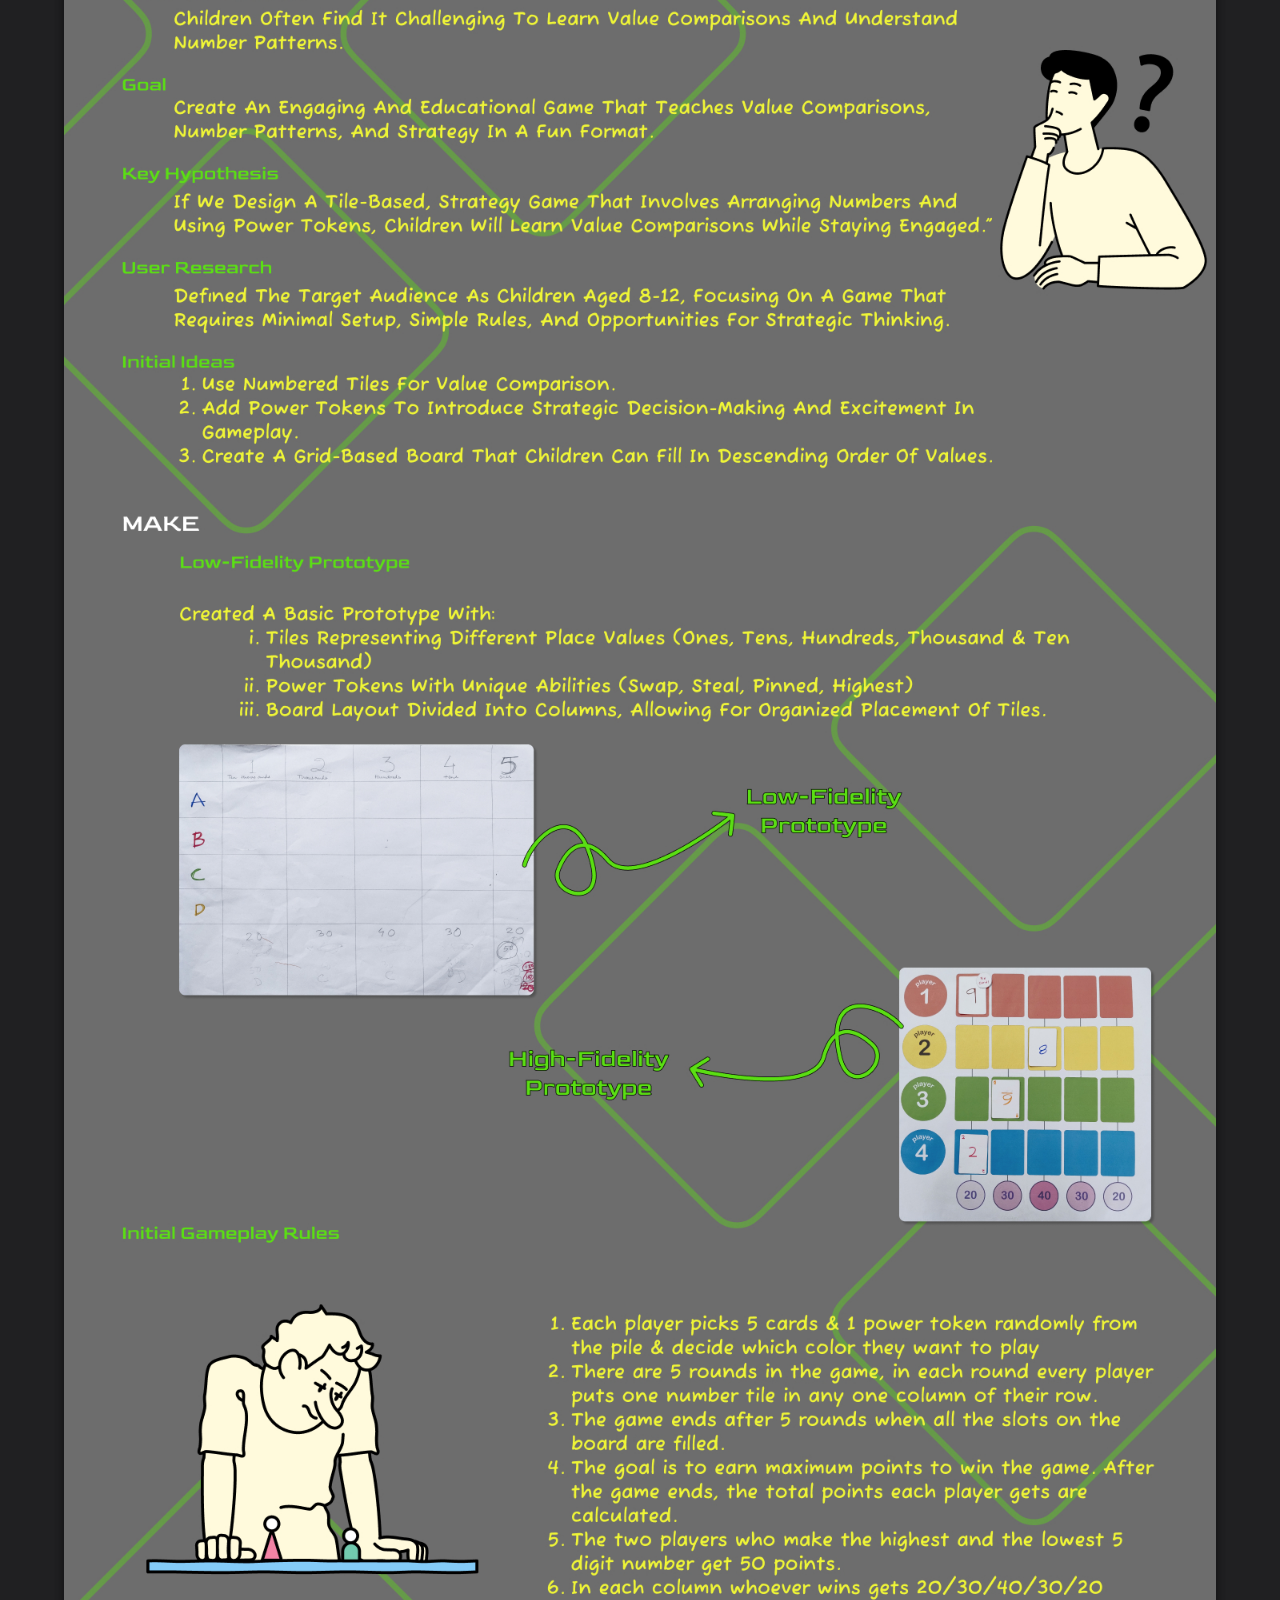
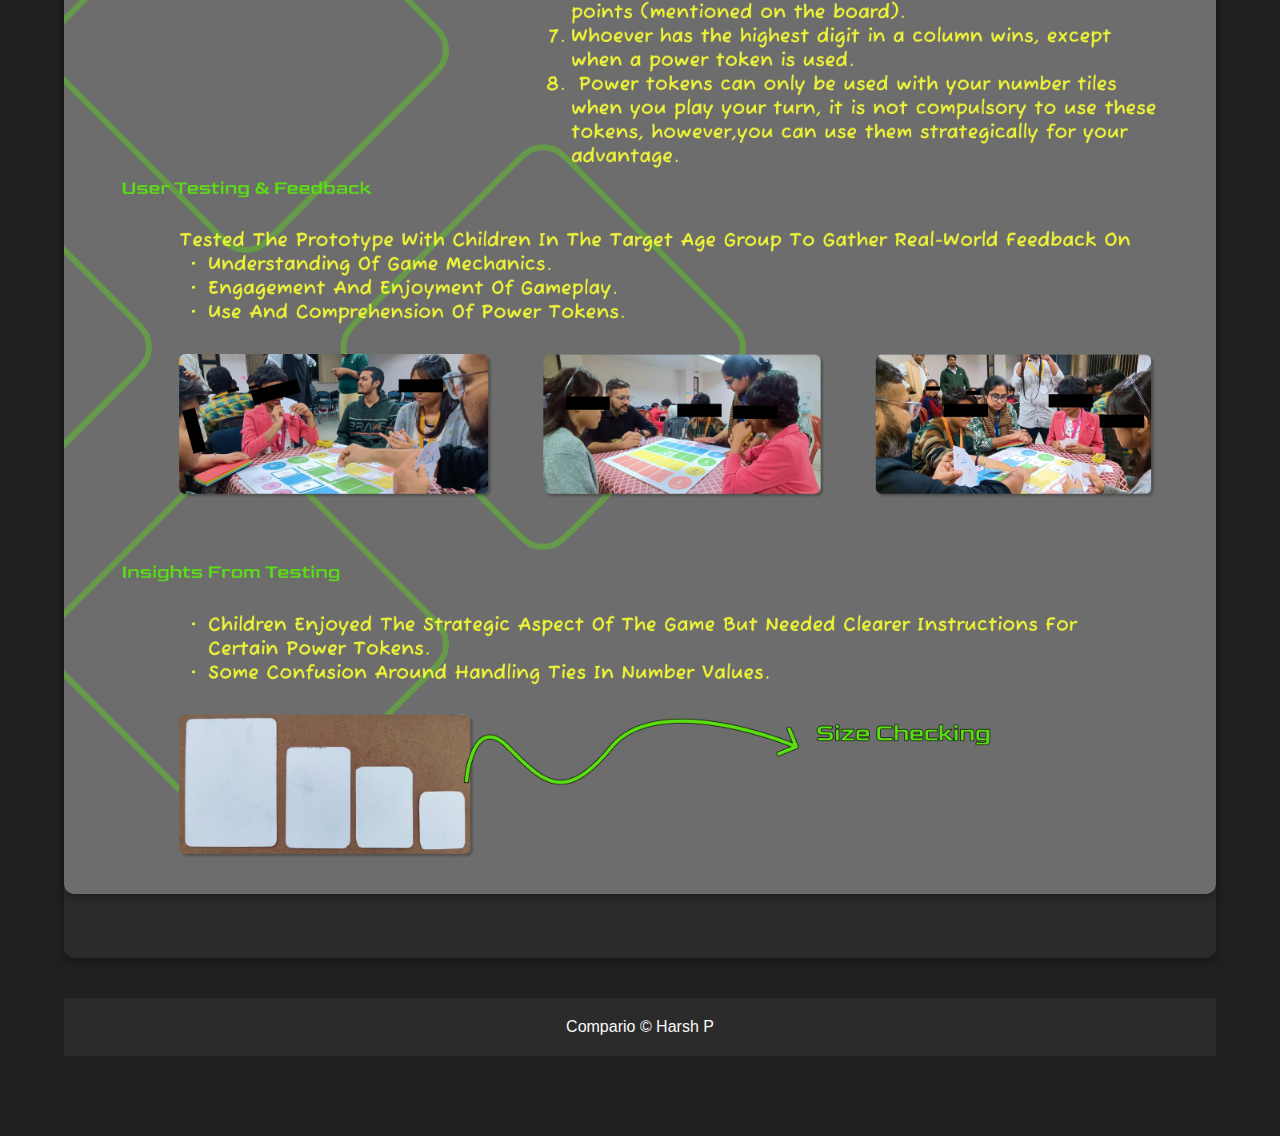
<file: compario.html>
<!DOCTYPE html>
<html lang="en">
<head>
  <meta charset="UTF-8">
  <meta name="viewport" content="width=device-width, initial-scale=1.0">
  <title>Project 1</title>
  <link rel="stylesheet" href="./style.css">
</head>
<body>
  <!--back button-->
  <a href="index.html#projects" id="backButton" class="back-button">
    <img src="./assets/images/back_button.png" alt="Back to Projects">
  </a>
<!-- Main Content Wrapper -->
<main class="project-container">

  <!-- Project Introduction -->
  <section id="intro" class="project-intro">
    <h1>Compario</h1>
    <p>An educational board game to learn about comparisons of numbers in fun way. </p>
  </section>

  <!-- Vertical Scrolling Image Section -->
  <section id="section1" class="image-scroll-container">
    <div id="image1" class="image-wrapper">
      <img src="./assets/images/comp/1.jpg" alt="Project Image 1">
    </div>
    <!-- <div id="image2" class="image-wrapper">
      <img src="./assets/images/kheti/Frame 2.jpg" alt="Project Image 2">
    </div>
    <div id="image3" class="image-wrapper">
      <img src="./assets/images/kheti/Frame 3.jpg" alt="Project Image 3">
    </div> -->
    <!-- <div id="image4" class="image-wrapper">
      <img src="./assets/images/aqua_nova/4.jpg" alt="Project Image 4">
    </div>
    <div id="image5" class="image-wrapper">
      <img src="./assets/images/aqua_nova/5.jpg" alt="Project Image 5">
    </div>
    <div id="image6" class="image-wrapper">
      <img src="./assets/images/aqua_nova/6.jpg" alt="Project Image 6">
    </div> -->
  </section>

  <!-- Footer Section -->
  <footer class="footer">
    <p>Compario © Harsh P</p>
  </footer>

</main>

<!-- Right Sidebar Navigation -->
<aside class="scroll-navigation">
  <ul>
    <li><a href="javascript:void(0);" data-section="intro" class="nav-dot active"></a></li>
    <li><a href="javascript:void(0);" data-section="image1" class="nav-dot"></a></li>
    <!-- <li><a href="javascript:void(0);" data-section="image2" class="nav-dot"></a></li>
    <li><a href="javascript:void(0);" data-section="image3" class="nav-dot"></a></li> -->
    <!-- <li><a href="javascript:void(0);" data-section="image4" class="nav-dot"></a></li>
    <li><a href="javascript:void(0);" data-section="image5" class="nav-dot"></a></li>
    <li><a href="javascript:void(0);" data-section="image6" class="nav-dot"></a></li> -->
  </ul>
</aside>

<script>
  // JavaScript to handle the smooth scroll and active class on click
  const navDots = document.querySelectorAll('.nav-dot');

  navDots.forEach(dot => {
    dot.addEventListener('click', function() {
      const sectionId = dot.getAttribute('data-section');
      const section = document.getElementById(sectionId);

      // Smoothly scroll to the section without adding # to the URL
      section.scrollIntoView({
        behavior: 'smooth'
      });

      // Remove 'active' class from all dots and add it to the clicked dot
      navDots.forEach(d => d.classList.remove('active'));
      dot.classList.add('active');
    });
  });

  // JavaScript to handle the active class on scroll
  document.addEventListener('scroll', function() {
    const sections = document.querySelectorAll('.project-intro, .image-wrapper');

    let currentSection = '';

    sections.forEach(section => {
      const sectionTop = section.offsetTop;
      const sectionHeight = section.clientHeight;
      if (scrollY >= sectionTop - sectionHeight / 3) {
        currentSection = section.getAttribute('id');
      }
    });

    navDots.forEach(dot => {
      dot.classList.remove('active');
      if (dot.dataset.section === currentSection) {
        dot.classList.add('active');
      }
    });
  });

  // JavaScript for fixing the back button
  window.addEventListener('scroll', function() {
    const backButton = document.getElementById('backButton');
    const scrollTop = window.pageYOffset || document.documentElement.scrollTop;
    
    if (scrollTop > 50) {
        backButton.classList.add('visible');
    } else {
        backButton.classList.remove('visible');
    }
    }); 
</script>

</body>
</html>
</file>
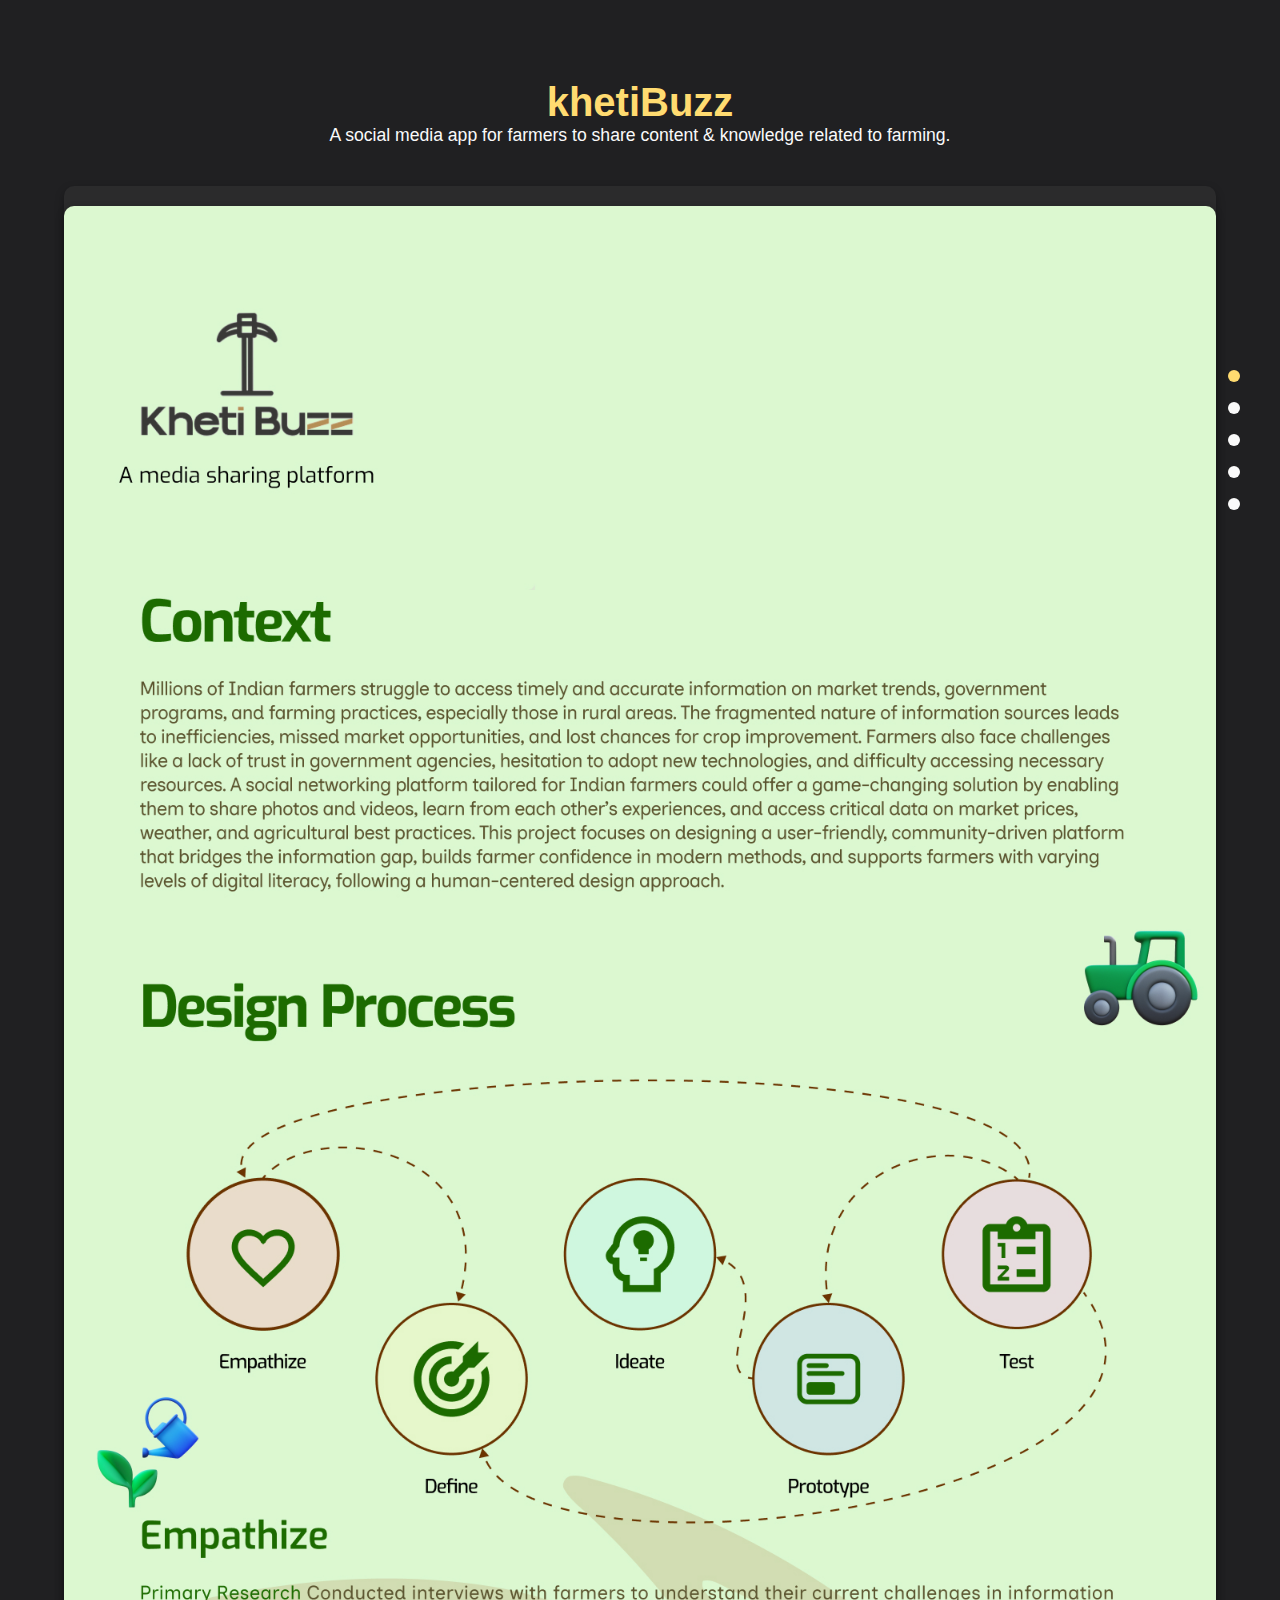
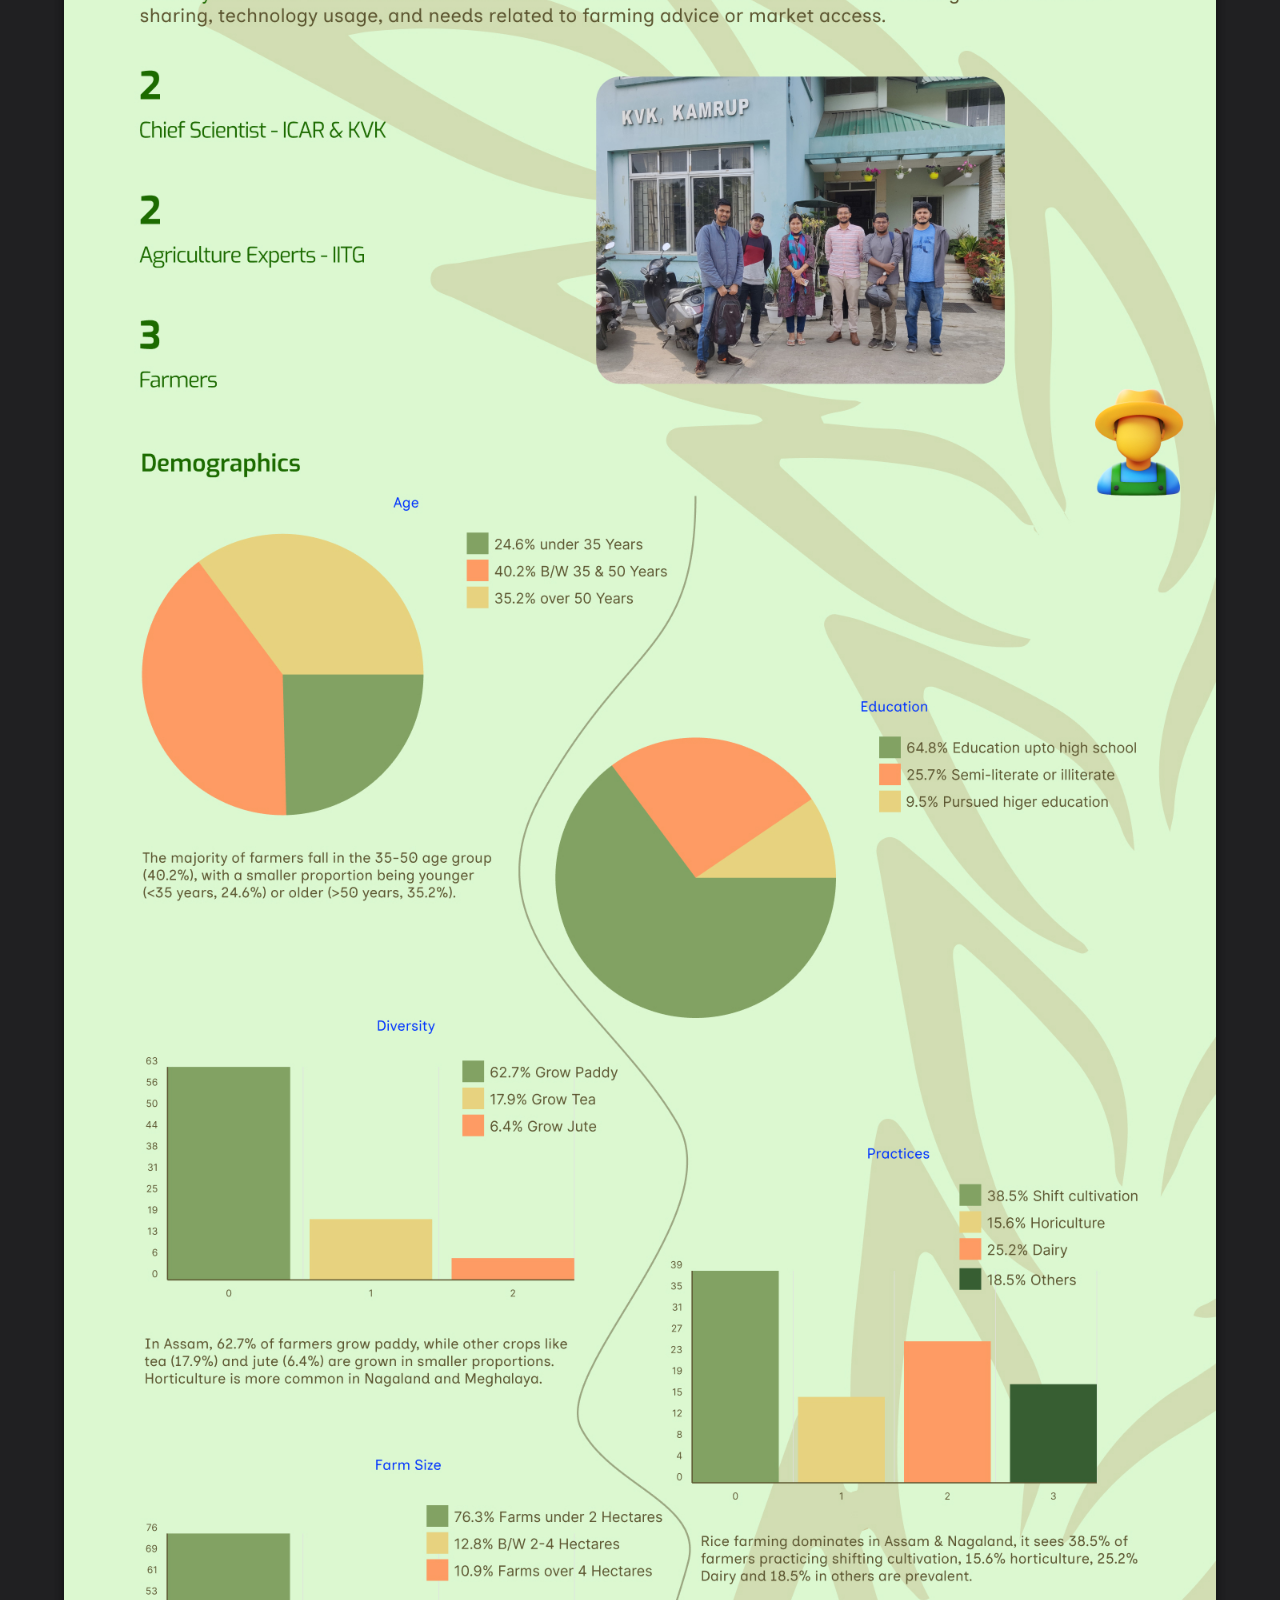
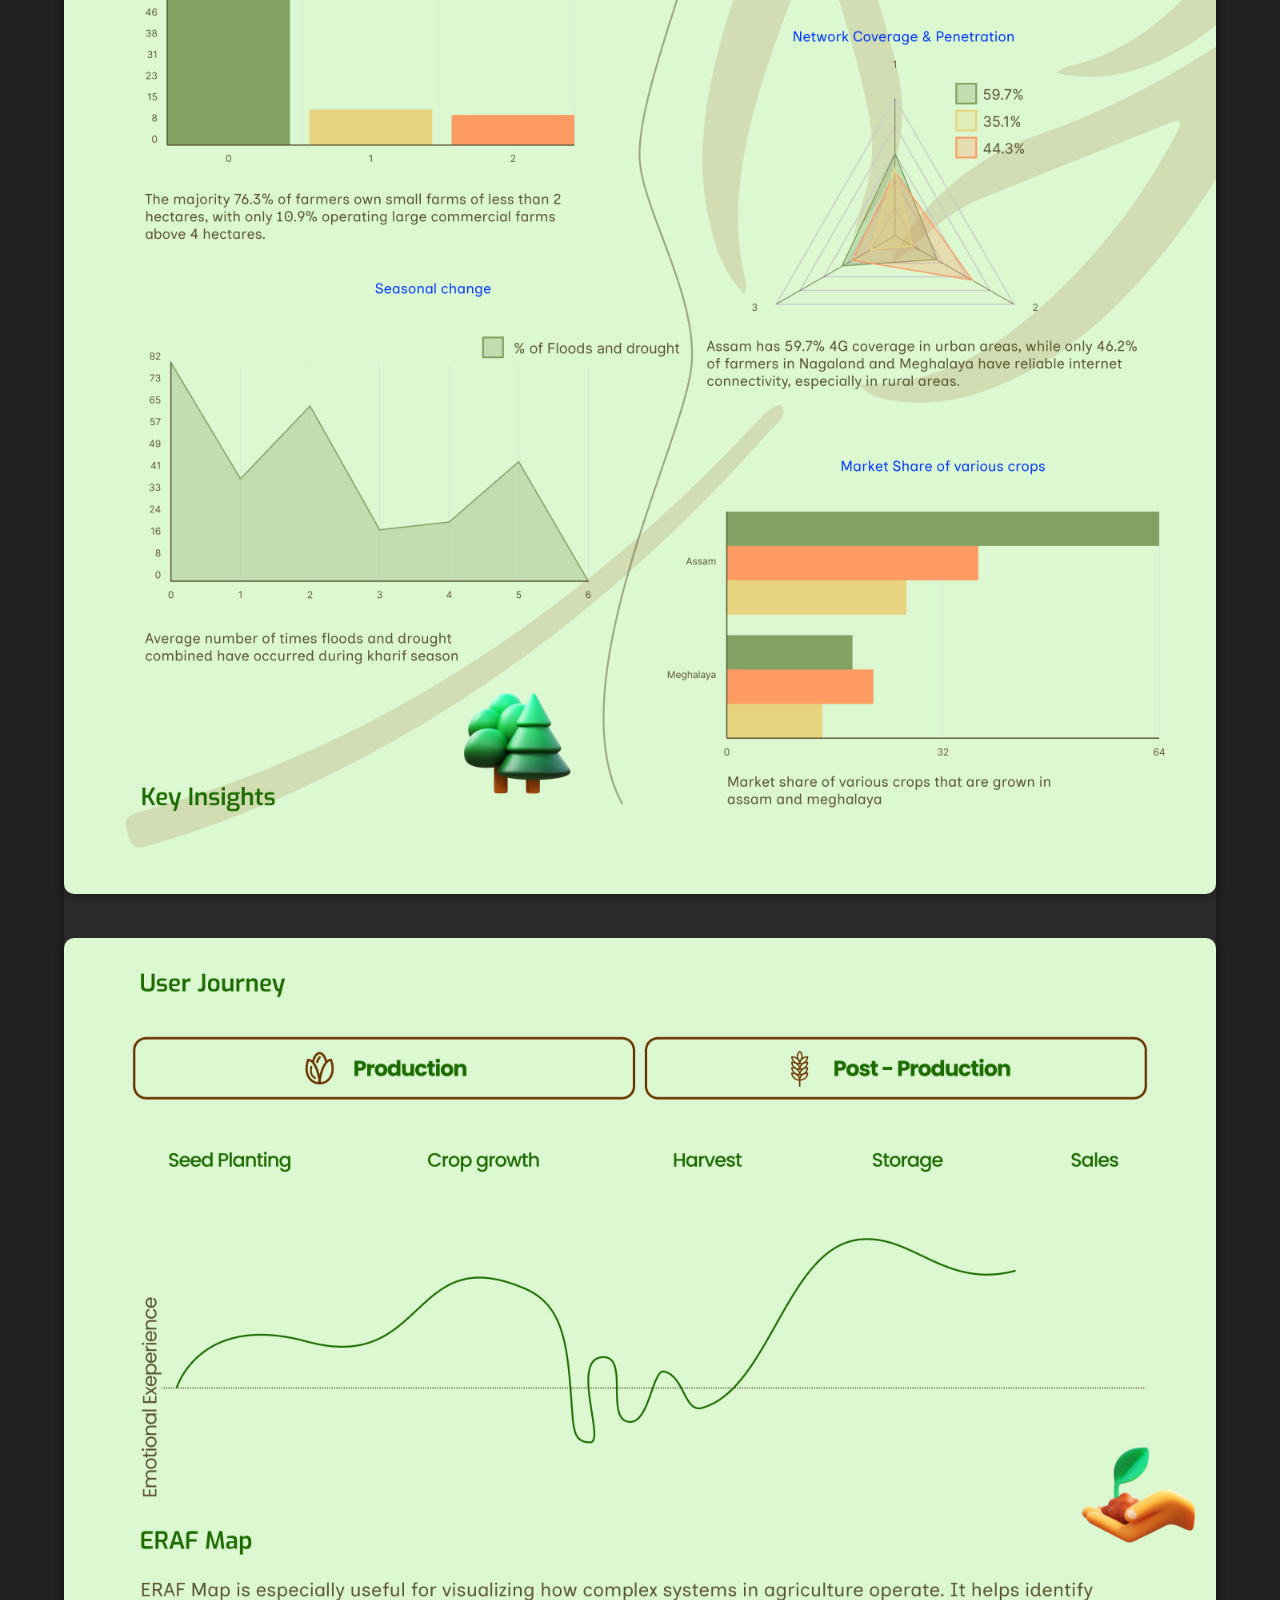
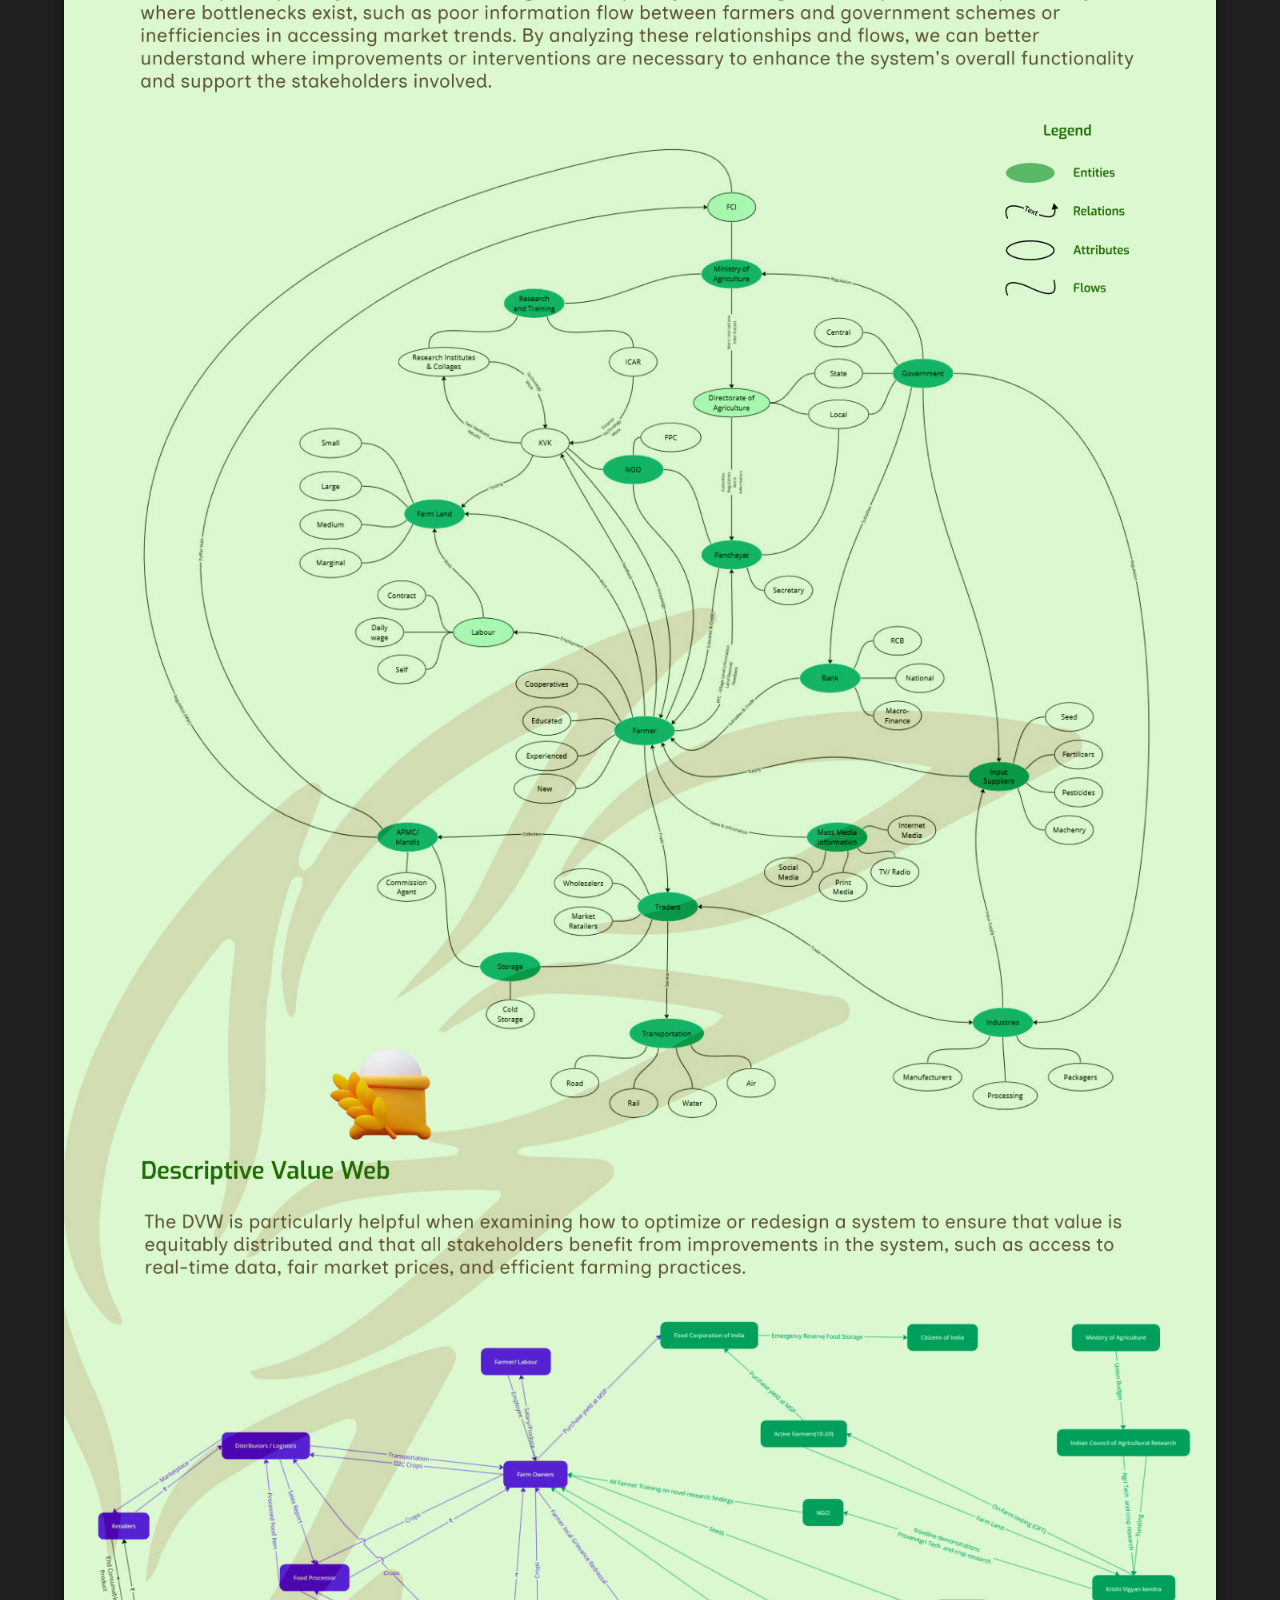
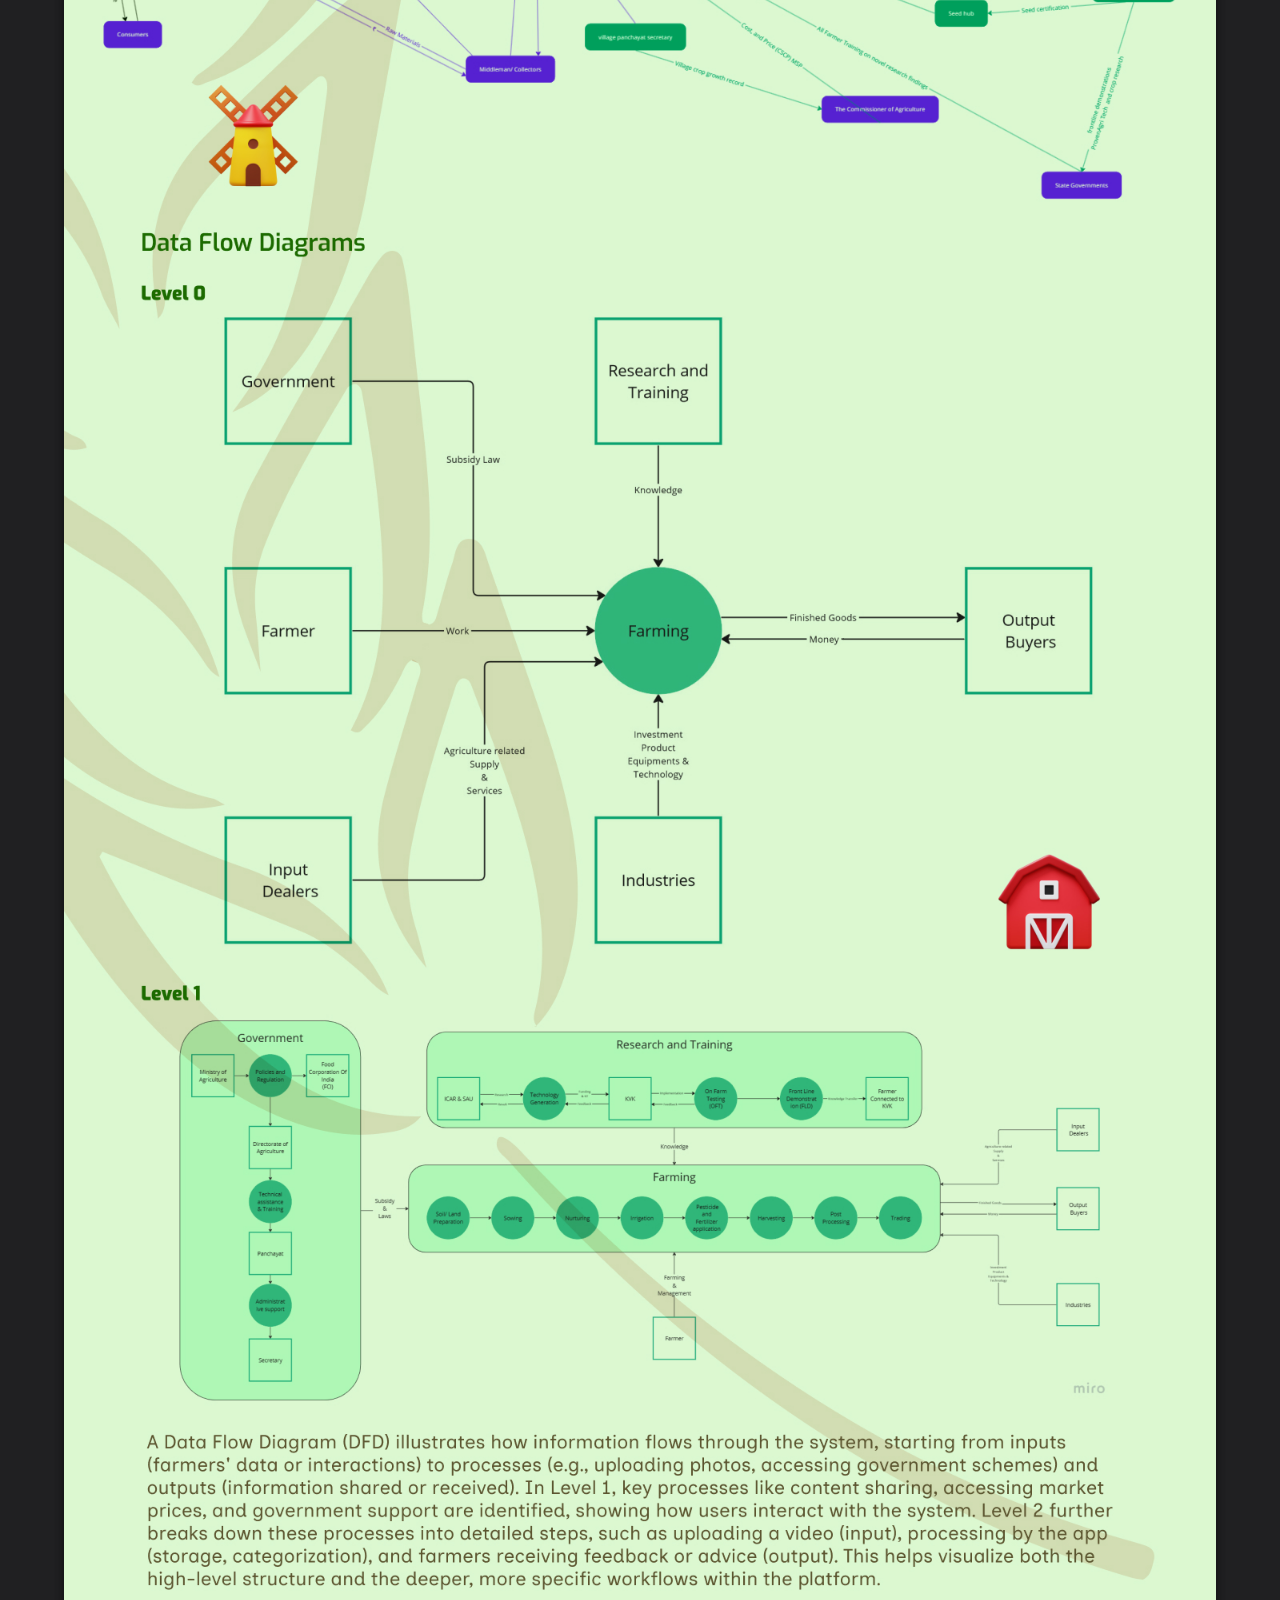
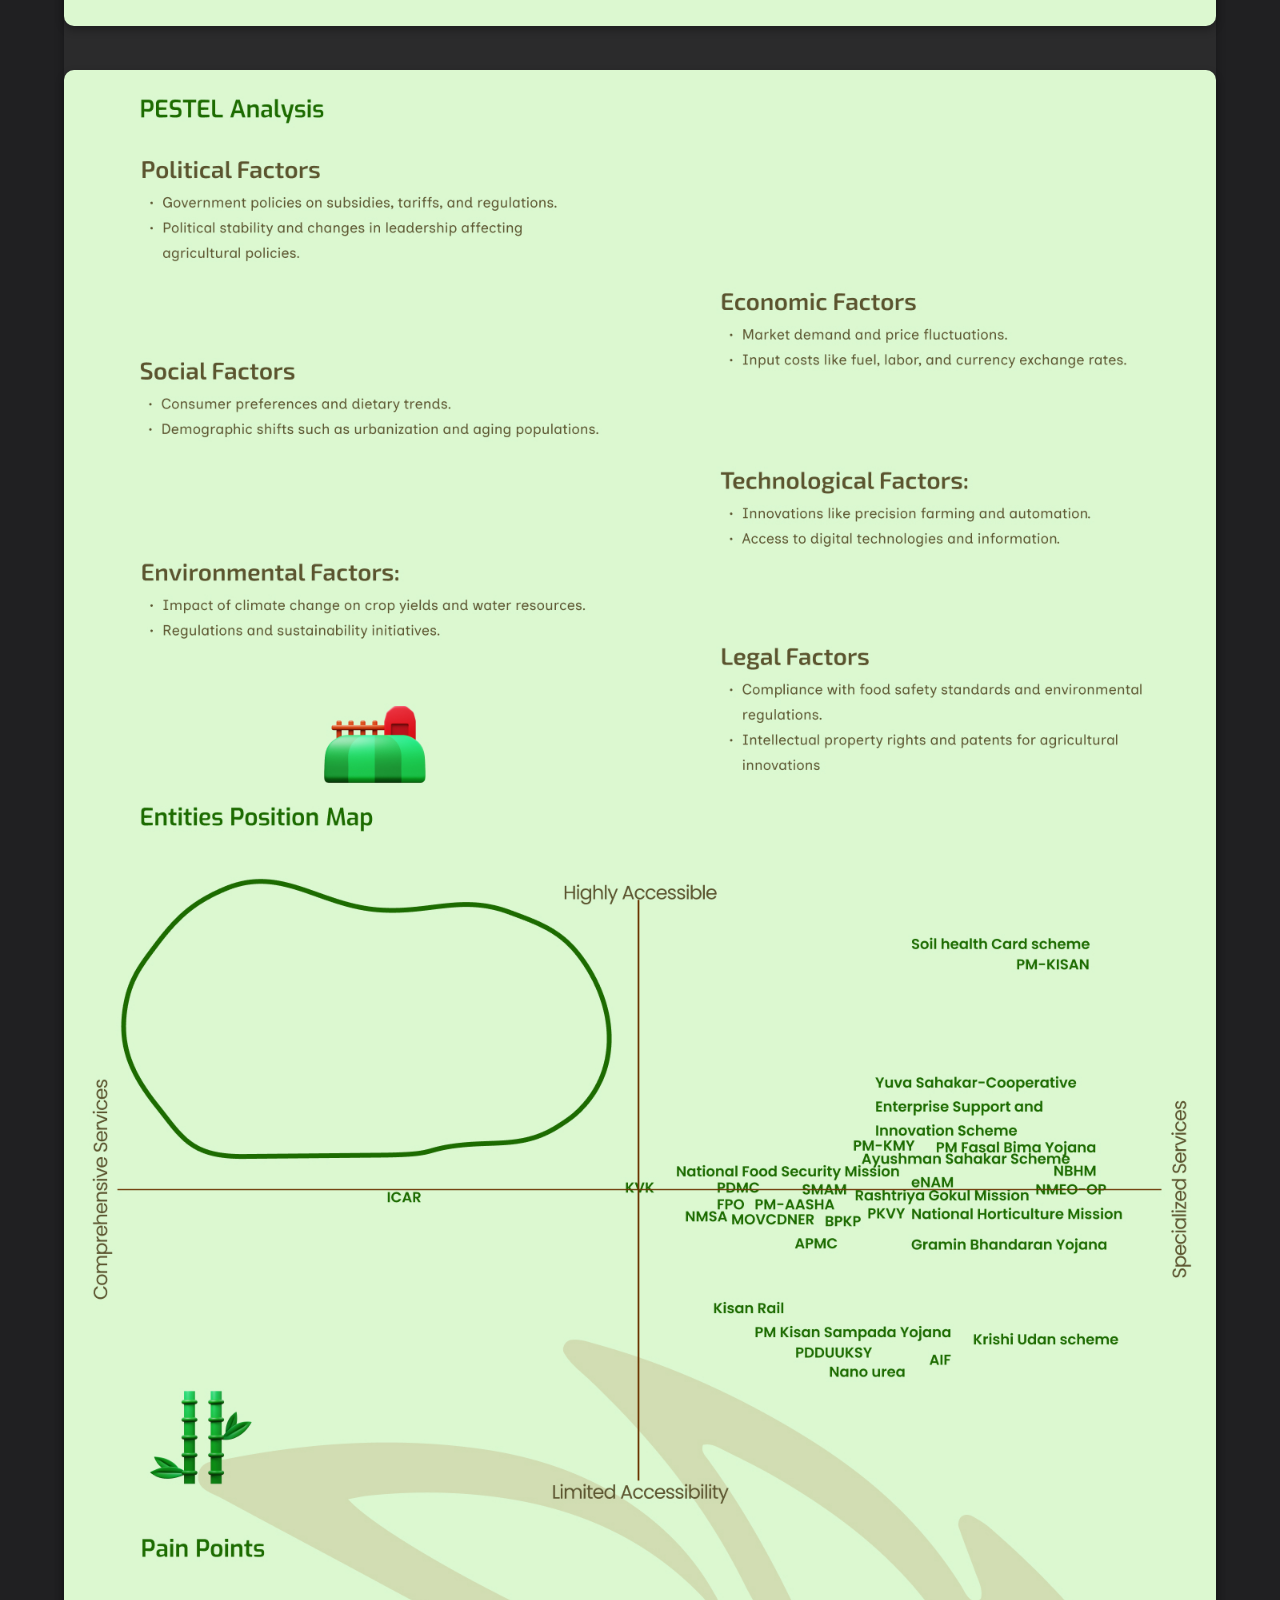
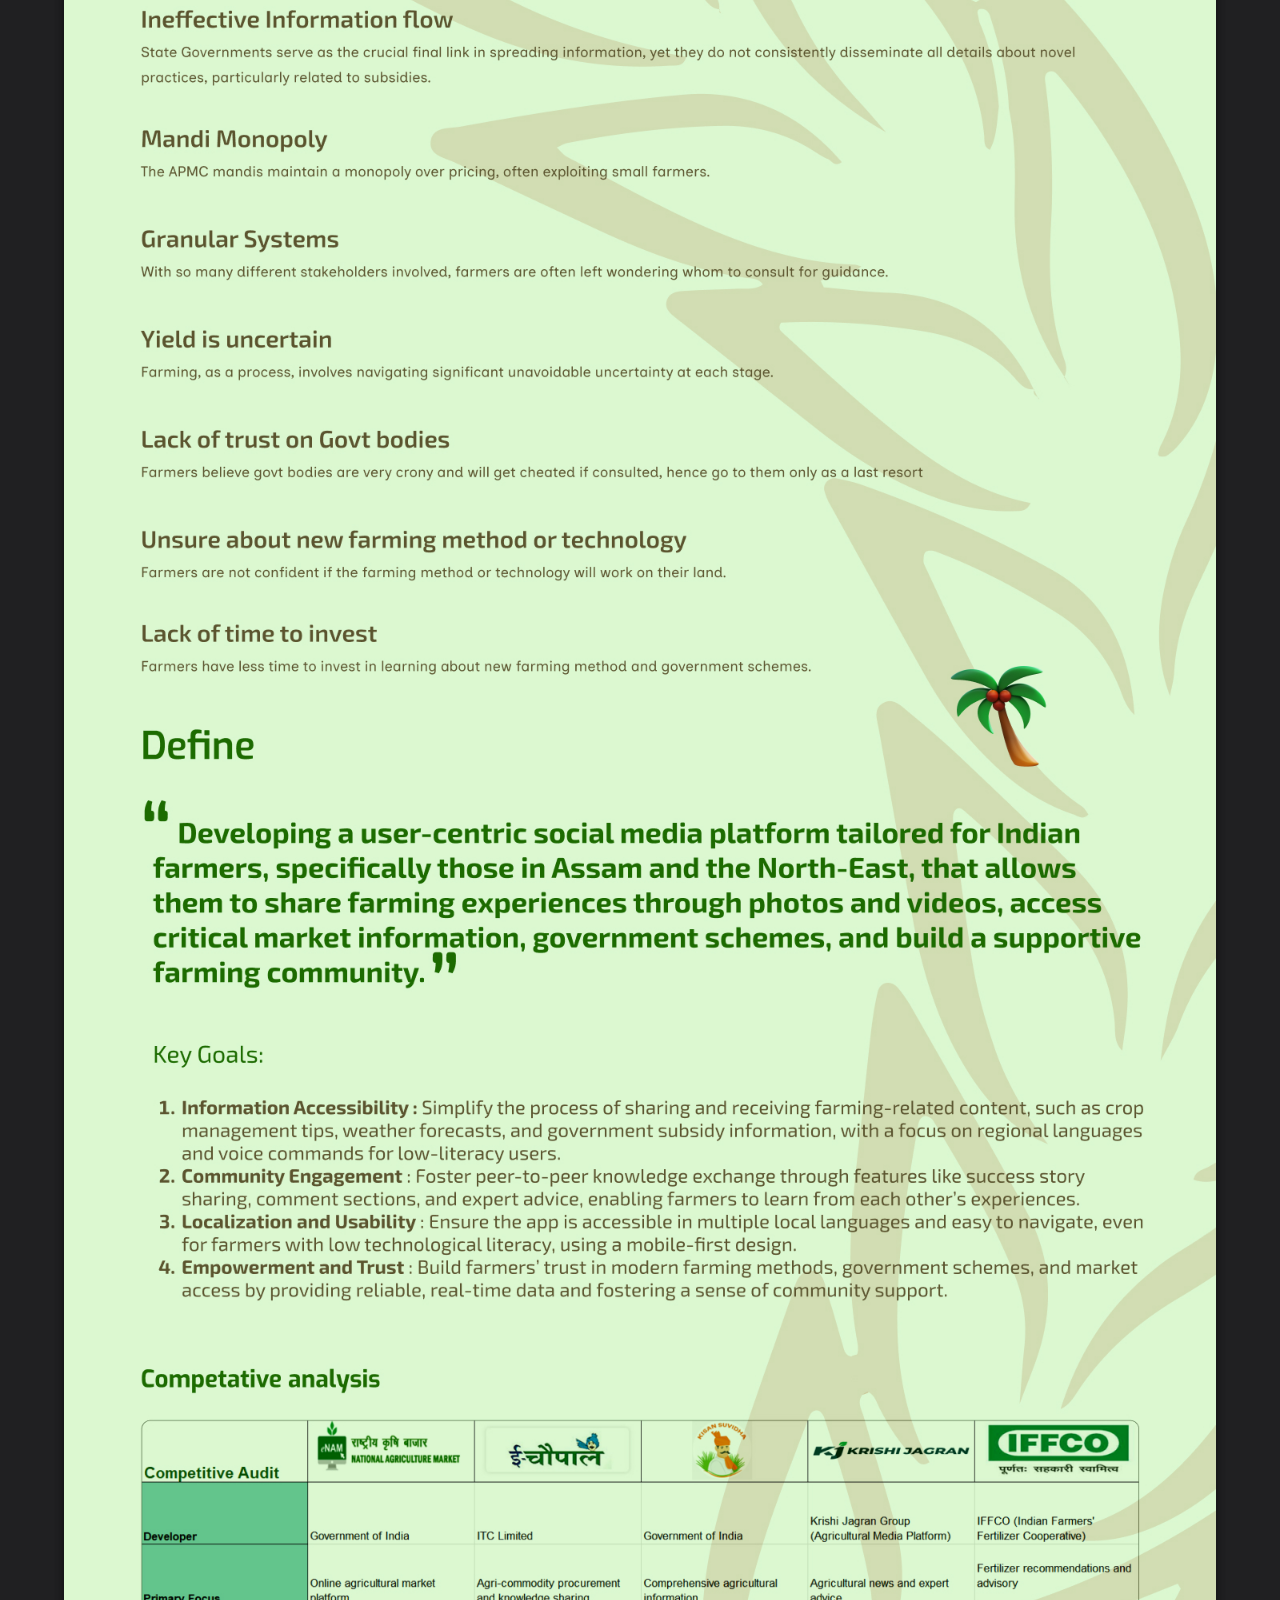
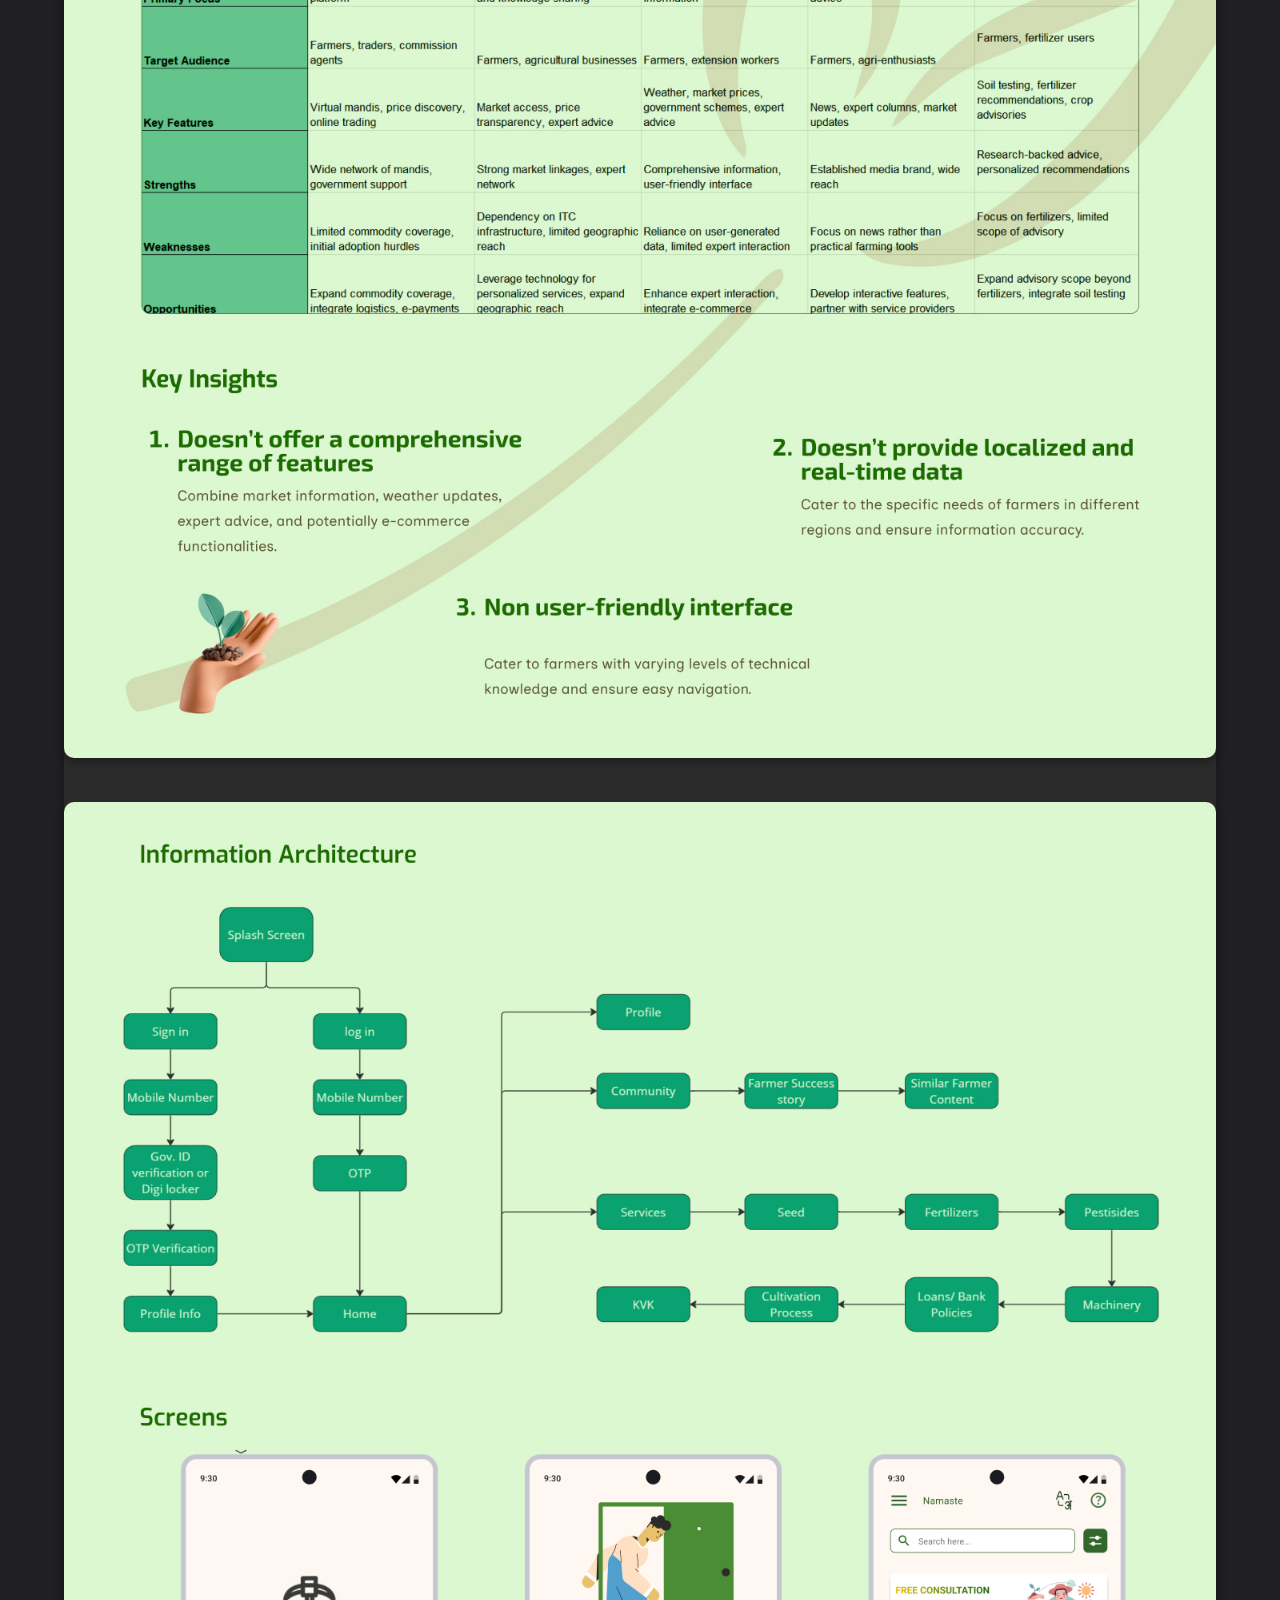
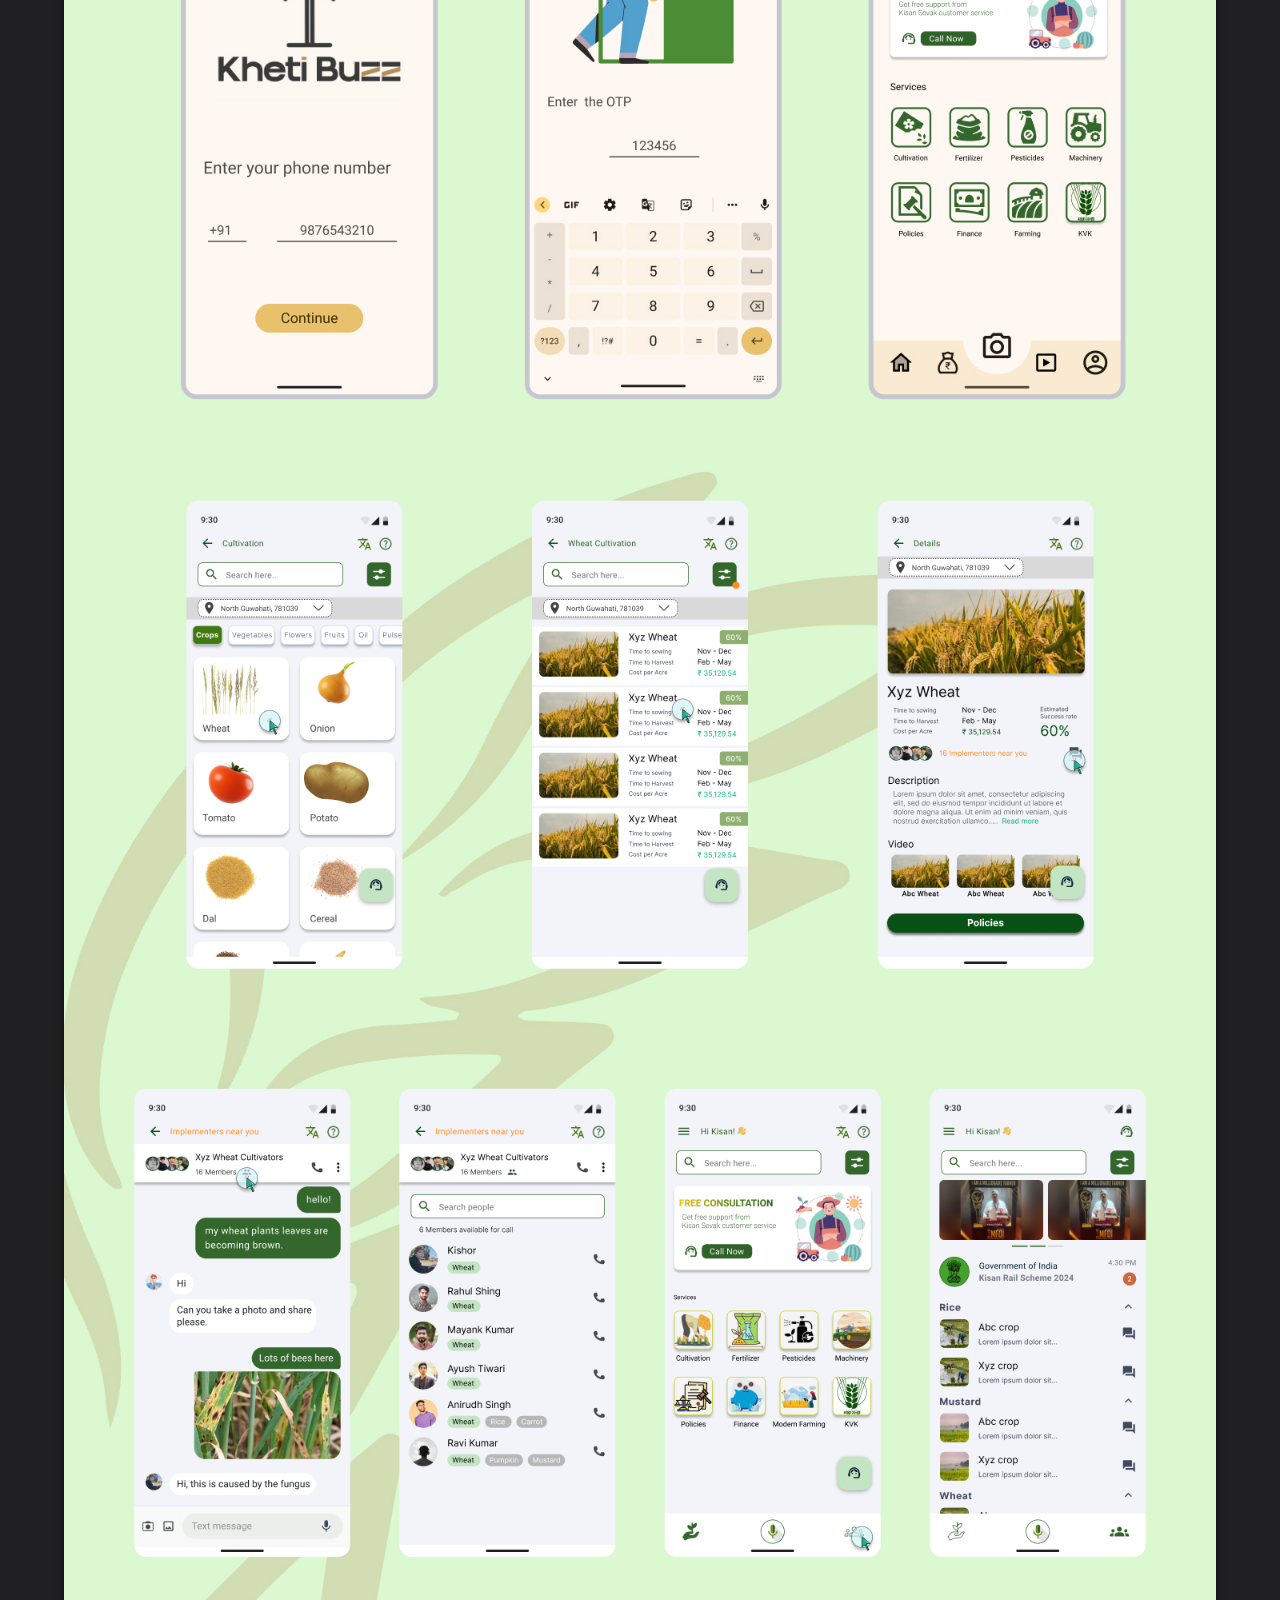
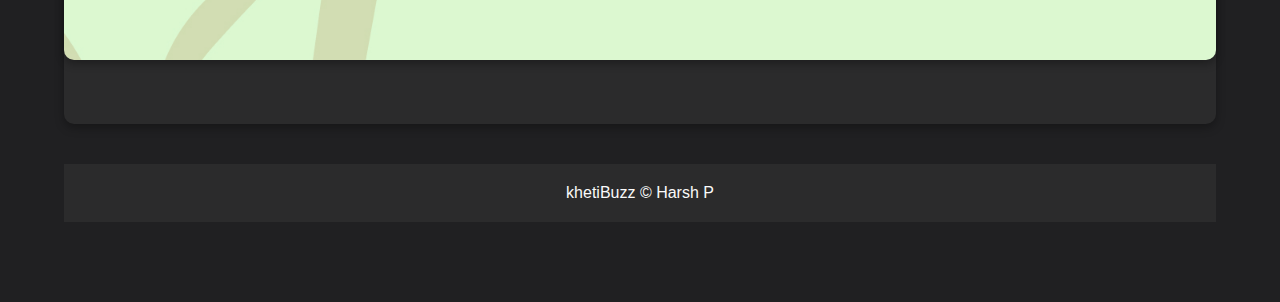
<file: kheti.html>
<!DOCTYPE html>
<html lang="en">
<head>
  <meta charset="UTF-8">
  <meta name="viewport" content="width=device-width, initial-scale=1.0">
  <title>Project 1</title>
  <link rel="stylesheet" href="./style.css">
</head>
<body>
  <!--back button-->
  <a href="index.html#projects" id="backButton" class="back-button">
    <img src="./assets/images/back_button.png" alt="Back to Projects">
  </a>
<!-- Main Content Wrapper -->
<main class="project-container">

  <!-- Project Introduction -->
  <section id="intro" class="project-intro">
    <h1>khetiBuzz</h1>
    <p>A social media app for farmers to share content & knowledge related to farming.</p>
  </section>

  <!-- Vertical Scrolling Image Section -->
  <section id="section1" class="image-scroll-container">
    <div id="image1" class="image-wrapper">
      <img src="./assets/images/kheti/Frame 1.jpg" alt="Project Image 1">
    </div>
    <div id="image2" class="image-wrapper">
      <img src="./assets/images/kheti/Frame 2.jpg" alt="Project Image 2">
    </div>
    <div id="image3" class="image-wrapper">
      <img src="./assets/images/kheti/Frame 3.jpg" alt="Project Image 3">
    </div>
    <div id="image4" class="image-wrapper">
      <img src="./assets/images/kheti/Frame 4.jpg" alt="Project Image 4">
    </div>
    <!-- <div id="image5" class="image-wrapper">
      <img src="./assets/images/aqua_nova/5.jpg" alt="Project Image 5">
    </div>
    <div id="image6" class="image-wrapper">
      <img src="./assets/images/aqua_nova/6.jpg" alt="Project Image 6">
    </div> -->
  </section>

  <!-- Footer Section -->
  <footer class="footer">
    <p>khetiBuzz © Harsh P</p>
  </footer>

</main>

<!-- Right Sidebar Navigation -->
<aside class="scroll-navigation">
  <ul>
    <li><a href="javascript:void(0);" data-section="intro" class="nav-dot active"></a></li>
    <li><a href="javascript:void(0);" data-section="image1" class="nav-dot"></a></li>
    <li><a href="javascript:void(0);" data-section="image2" class="nav-dot"></a></li>
    <li><a href="javascript:void(0);" data-section="image3" class="nav-dot"></a></li>
    <li><a href="javascript:void(0);" data-section="image4" class="nav-dot"></a></li>
    <!-- <li><a href="javascript:void(0);" data-section="image5" class="nav-dot"></a></li>
    <li><a href="javascript:void(0);" data-section="image6" class="nav-dot"></a></li> -->
  </ul>
</aside>

<script>
  // JavaScript to handle the smooth scroll and active class on click
  const navDots = document.querySelectorAll('.nav-dot');

  navDots.forEach(dot => {
    dot.addEventListener('click', function() {
      const sectionId = dot.getAttribute('data-section');
      const section = document.getElementById(sectionId);

      // Smoothly scroll to the section without adding # to the URL
      section.scrollIntoView({
        behavior: 'smooth'
      });

      // Remove 'active' class from all dots and add it to the clicked dot
      navDots.forEach(d => d.classList.remove('active'));
      dot.classList.add('active');
    });
  });

  // JavaScript to handle the active class on scroll
  document.addEventListener('scroll', function() {
    const sections = document.querySelectorAll('.project-intro, .image-wrapper');

    let currentSection = '';

    sections.forEach(section => {
      const sectionTop = section.offsetTop;
      const sectionHeight = section.clientHeight;
      if (scrollY >= sectionTop - sectionHeight / 3) {
        currentSection = section.getAttribute('id');
      }
    });

    navDots.forEach(dot => {
      dot.classList.remove('active');
      if (dot.dataset.section === currentSection) {
        dot.classList.add('active');
      }
    });
  });

  // JavaScript for fixing the back button
  window.addEventListener('scroll', function() {
    const backButton = document.getElementById('backButton');
    const scrollTop = window.pageYOffset || document.documentElement.scrollTop;
    
    if (scrollTop > 50) {
        backButton.classList.add('visible');
    } else {
        backButton.classList.remove('visible');
    }
    }); 
</script>

</body>
</html>
</file>
<file: style.css>
/* -----------------------------------*\
  #PROJECT 1 PAGE CSS
\*-----------------------------------*/

/* Reuse Design Language from port.css */
:root {
  --primary-bg-color: hsl(240, 2%, 13%);
  --box-bg-color: hsl(240, 1%, 17%);
  --text-color: hsl(0, 0%, 98%);
  --highlight-color: hsl(45, 100%, 72%);
  --font-family: 'Poppins', sans-serif;
  --max-width: 1200px;
}

* {
  margin: 0;
  padding: 0;
  box-sizing: border-box;
}

body {
  font-family: var(--font-family);
  background-color: var(--primary-bg-color);
  color: var(--text-color);
  scroll-behavior: smooth;
}

.project-container {
  width: 90%;
  max-width: var(--max-width);
  margin: 0 auto;
  padding: 80px 0;
}


/* Back Button Styles */
.back-button {
  position: fixed;
  top: 50px;
  left: 50px;
  background-color: transparent; /* No background */
  display: flex;
  justify-content: center;
  align-items: center;
  opacity: 0; /* Initially hidden */
  transition: opacity 0.3s ease;
  z-index: 1000; /* Ensure it's above other elements */
  padding: 0; /* No padding */
  border: none; /* No borders */
}

.back-button img {
  width: 50px; /* Default size for the back arrow */
  height: 50px;
}

/* Show the button when scrolling */
.back-button.visible {
  opacity: 1; /* Show the button when user scrolls */
}

/* Responsive design for mobile */
@media (max-width: 768px) {
  .back-button {
    top: 15px; /* Adjust the position slightly for mobile */
    left: 15px; /* Ensure it's not too close to the edge */
    width: 40px; /* Increase the touch area size */
    height: 40px;
  }

  .back-button img {
    width: 18px; /* Smaller image for mobile */
    height: 18px;
  }
}

/* Optional: Hover effect for desktop (can be disabled on mobile) */
.back-button:hover {
  background-color: rgba(0, 0, 0, 0.1); /* Subtle hover background */
}
/*end of back button*/

/* Project Introduction Section */
.project-intro {
  text-align: center;
  margin-bottom: 40px;
}

.project-intro h1 {
  font-size: 2.5rem;
  color: var(--highlight-color);
}

.project-intro p {
  font-size: 1.1rem;
  color: var(--text-color);
}

/* Vertical Scrolling Image Section */
.image-scroll-container {
  padding: 20px 0;
  background-color: var(--box-bg-color);
  border-radius: 10px;
  box-shadow: 0 4px 10px rgba(0, 0, 0, 0.3);
}

.image-wrapper {
  margin-bottom: 40px;
  text-align: center;
}

.image-wrapper img {
  max-width: 100%;
  width: 1200px; /* Max width for large images */
  height: auto;
  border-radius: 10px;
  box-shadow: 0 4px 8px rgba(0, 0, 0, 0.3);
}

/* Footer Section */
.footer {
  padding: 20px;
  text-align: center;
  margin-top: 40px;
  background-color: var(--box-bg-color);
  color: var(--text-color);
}

/* Right Sidebar Navigation */
.scroll-navigation {
  position: fixed;
  top: 50%;
  right: 40px;
  transform: translateY(-50%);
  z-index: 100;
}

.scroll-navigation ul {
  list-style: none;
  padding: 0;
}

.scroll-navigation li {
  margin-bottom: 20px;
}

.nav-dot {
  display: block;
  width: 12px;
  height: 12px;
  background-color: var(--text-color);
  border-radius: 50%;
  transition: background-color var(--transition-1);
}

.nav-dot.active {
  background-color: var(--highlight-color);
}
</file>
<file: docs/assets/index-DcAVGkD3.css>
@import"https://fonts.googleapis.com/css2?family=Inter:wght@300;400;500;600;700&family=Playfair+Display:ital,wght@0,400;0,500;0,600;1,400;1,500;1,600&display=swap";/*! tailwindcss v4.1.12 | MIT License | https://tailwindcss.com */@layer properties{@supports (((-webkit-hyphens:none)) and (not (margin-trim:inline))) or ((-moz-orient:inline) and (not (color:rgb(from red r g b)))){*,:before,:after,::backdrop{--tw-translate-x:0;--tw-translate-y:0;--tw-translate-z:0;--tw-rotate-x:initial;--tw-rotate-y:initial;--tw-rotate-z:initial;--tw-skew-x:initial;--tw-skew-y:initial;--tw-space-x-reverse:0;--tw-border-style:solid;--tw-gradient-position:initial;--tw-gradient-from:#0000;--tw-gradient-via:#0000;--tw-gradient-to:#0000;--tw-gradient-stops:initial;--tw-gradient-via-stops:initial;--tw-gradient-from-position:0%;--tw-gradient-via-position:50%;--tw-gradient-to-position:100%;--tw-leading:initial;--tw-font-weight:initial;--tw-tracking:initial;--tw-ordinal:initial;--tw-slashed-zero:initial;--tw-numeric-figure:initial;--tw-numeric-spacing:initial;--tw-numeric-fraction:initial;--tw-shadow:0 0 #0000;--tw-shadow-color:initial;--tw-shadow-alpha:100%;--tw-inset-shadow:0 0 #0000;--tw-inset-shadow-color:initial;--tw-inset-shadow-alpha:100%;--tw-ring-color:initial;--tw-ring-shadow:0 0 #0000;--tw-inset-ring-color:initial;--tw-inset-ring-shadow:0 0 #0000;--tw-ring-inset:initial;--tw-ring-offset-width:0px;--tw-ring-offset-color:#fff;--tw-ring-offset-shadow:0 0 #0000;--tw-outline-style:solid;--tw-blur:initial;--tw-brightness:initial;--tw-contrast:initial;--tw-grayscale:initial;--tw-hue-rotate:initial;--tw-invert:initial;--tw-opacity:initial;--tw-saturate:initial;--tw-sepia:initial;--tw-drop-shadow:initial;--tw-drop-shadow-color:initial;--tw-drop-shadow-alpha:100%;--tw-drop-shadow-size:initial;--tw-backdrop-blur:initial;--tw-backdrop-brightness:initial;--tw-backdrop-contrast:initial;--tw-backdrop-grayscale:initial;--tw-backdrop-hue-rotate:initial;--tw-backdrop-invert:initial;--tw-backdrop-opacity:initial;--tw-backdrop-saturate:initial;--tw-backdrop-sepia:initial;--tw-duration:initial;--tw-ease:initial;--tw-scale-x:1;--tw-scale-y:1;--tw-scale-z:1;--tw-content:"";--tw-animation-delay:0s;--tw-animation-direction:normal;--tw-animation-duration:initial;--tw-animation-fill-mode:none;--tw-animation-iteration-count:1;--tw-enter-blur:0;--tw-enter-opacity:1;--tw-enter-rotate:0;--tw-enter-scale:1;--tw-enter-translate-x:0;--tw-enter-translate-y:0;--tw-exit-blur:0;--tw-exit-opacity:1;--tw-exit-rotate:0;--tw-exit-scale:1;--tw-exit-translate-x:0;--tw-exit-translate-y:0}}}@layer theme{:root,:host{--font-sans:ui-sans-serif,system-ui,sans-serif,"Apple Color Emoji","Segoe UI Emoji","Segoe UI Symbol","Noto Color Emoji";--font-mono:ui-monospace,SFMono-Regular,Menlo,Monaco,Consolas,"Liberation Mono","Courier New",monospace;--color-amber-500:oklch(76.9% .188 70.08);--color-green-400:oklch(79.2% .209 151.711);--color-green-500:oklch(72.3% .219 149.579);--color-blue-50:oklch(97% .014 254.604);--color-blue-100:oklch(93.2% .032 255.585);--color-blue-300:oklch(80.9% .105 251.813);--color-blue-400:oklch(70.7% .165 254.624);--color-gray-100:oklch(96.7% .003 264.542);--color-gray-200:oklch(92.8% .006 264.531);--color-gray-300:oklch(87.2% .01 258.338);--color-gray-400:oklch(70.7% .022 261.325);--color-gray-500:oklch(55.1% .027 264.364);--color-gray-800:oklch(27.8% .033 256.848);--color-black:#000;--color-white:#fff;--spacing:.25rem;--container-sm:24rem;--container-lg:32rem;--container-xl:36rem;--container-2xl:42rem;--container-3xl:48rem;--container-4xl:56rem;--container-5xl:64rem;--container-7xl:80rem;--text-xs:.75rem;--text-xs--line-height:calc(1/.75);--text-sm:.875rem;--text-sm--line-height:calc(1.25/.875);--text-base:1rem;--text-base--line-height: 1.5 ;--text-lg:1.125rem;--text-lg--line-height:calc(1.75/1.125);--text-xl:1.25rem;--text-xl--line-height:calc(1.75/1.25);--text-2xl:1.5rem;--text-2xl--line-height:calc(2/1.5);--text-3xl:1.875rem;--text-3xl--line-height: 1.2 ;--text-4xl:2.25rem;--text-4xl--line-height:calc(2.5/2.25);--text-5xl:3rem;--text-5xl--line-height:1;--text-6xl:3.75rem;--text-6xl--line-height:1;--text-7xl:4.5rem;--text-7xl--line-height:1;--text-8xl:6rem;--text-8xl--line-height:1;--font-weight-normal:400;--font-weight-medium:500;--font-weight-semibold:600;--font-weight-bold:700;--tracking-tight:-.025em;--tracking-wide:.025em;--tracking-widest:.1em;--leading-relaxed:1.625;--radius-xs:.125rem;--radius-2xl:1rem;--radius-3xl:1.5rem;--ease-in-out:cubic-bezier(.4,0,.2,1);--animate-ping:ping 1s cubic-bezier(0,0,.2,1)infinite;--animate-pulse:pulse 2s cubic-bezier(.4,0,.6,1)infinite;--blur-sm:8px;--blur-md:12px;--blur-xl:24px;--blur-2xl:40px;--blur-3xl:64px;--aspect-video:16/9;--default-transition-duration:.15s;--default-transition-timing-function:cubic-bezier(.4,0,.2,1);--default-font-family:var(--font-sans);--default-mono-font-family:var(--font-mono);--color-border:var(--border)}}@layer base{*,:after,:before,::backdrop{box-sizing:border-box;border:0 solid;margin:0;padding:0}::file-selector-button{box-sizing:border-box;border:0 solid;margin:0;padding:0}html,:host{-webkit-text-size-adjust:100%;-moz-tab-size:4;tab-size:4;line-height:1.5;font-family:var(--default-font-family,ui-sans-serif,system-ui,sans-serif,"Apple Color Emoji","Segoe UI Emoji","Segoe UI Symbol","Noto Color Emoji");font-feature-settings:var(--default-font-feature-settings,normal);font-variation-settings:var(--default-font-variation-settings,normal);-webkit-tap-highlight-color:transparent}hr{height:0;color:inherit;border-top-width:1px}abbr:where([title]){-webkit-text-decoration:underline dotted;text-decoration:underline dotted}h1,h2,h3,h4,h5,h6{font-size:inherit;font-weight:inherit}a{color:inherit;-webkit-text-decoration:inherit;text-decoration:inherit}b,strong{font-weight:bolder}code,kbd,samp,pre{font-family:var(--default-mono-font-family,ui-monospace,SFMono-Regular,Menlo,Monaco,Consolas,"Liberation Mono","Courier New",monospace);font-feature-settings:var(--default-mono-font-feature-settings,normal);font-variation-settings:var(--default-mono-font-variation-settings,normal);font-size:1em}small{font-size:80%}sub,sup{vertical-align:baseline;font-size:75%;line-height:0;position:relative}sub{bottom:-.25em}sup{top:-.5em}table{text-indent:0;border-color:inherit;border-collapse:collapse}:-moz-focusring{outline:auto}progress{vertical-align:baseline}summary{display:list-item}ol,ul,menu{list-style:none}img,svg,video,canvas,audio,iframe,embed,object{vertical-align:middle;display:block}img,video{max-width:100%;height:auto}button,input,select,optgroup,textarea{font:inherit;font-feature-settings:inherit;font-variation-settings:inherit;letter-spacing:inherit;color:inherit;opacity:1;background-color:#0000;border-radius:0}::file-selector-button{font:inherit;font-feature-settings:inherit;font-variation-settings:inherit;letter-spacing:inherit;color:inherit;opacity:1;background-color:#0000;border-radius:0}:where(select:is([multiple],[size])) optgroup{font-weight:bolder}:where(select:is([multiple],[size])) optgroup option{padding-inline-start:20px}::file-selector-button{margin-inline-end:4px}::placeholder{opacity:1}@supports (not ((-webkit-appearance:-apple-pay-button))) or (contain-intrinsic-size:1px){::placeholder{color:currentColor}@supports (color:color-mix(in lab,red,red)){::placeholder{color:color-mix(in oklab,currentcolor 50%,transparent)}}}textarea{resize:vertical}::-webkit-search-decoration{-webkit-appearance:none}::-webkit-date-and-time-value{min-height:1lh;text-align:inherit}::-webkit-datetime-edit{display:inline-flex}::-webkit-datetime-edit-fields-wrapper{padding:0}::-webkit-datetime-edit{padding-block:0}::-webkit-datetime-edit-year-field{padding-block:0}::-webkit-datetime-edit-month-field{padding-block:0}::-webkit-datetime-edit-day-field{padding-block:0}::-webkit-datetime-edit-hour-field{padding-block:0}::-webkit-datetime-edit-minute-field{padding-block:0}::-webkit-datetime-edit-second-field{padding-block:0}::-webkit-datetime-edit-millisecond-field{padding-block:0}::-webkit-datetime-edit-meridiem-field{padding-block:0}::-webkit-calendar-picker-indicator{line-height:1}:-moz-ui-invalid{box-shadow:none}button,input:where([type=button],[type=reset],[type=submit]){-webkit-appearance:button;-moz-appearance:button;appearance:button}::file-selector-button{-webkit-appearance:button;-moz-appearance:button;appearance:button}::-webkit-inner-spin-button{height:auto}::-webkit-outer-spin-button{height:auto}[hidden]:where(:not([hidden=until-found])){display:none!important}*{border-color:var(--border);outline-color:var(--ring)}@supports (color:color-mix(in lab,red,red)){*{outline-color:color-mix(in oklab,var(--ring)50%,transparent)}}body{background-color:var(--background);color:var(--foreground)}html{font-size:var(--font-size)}h1{font-size:var(--text-2xl);font-weight:var(--font-weight-medium);line-height:1.5}h2{font-size:var(--text-xl);font-weight:var(--font-weight-medium);line-height:1.5}h3{font-size:var(--text-lg);font-weight:var(--font-weight-medium);line-height:1.5}h4,label,button{font-size:var(--text-base);font-weight:var(--font-weight-medium);line-height:1.5}input{font-size:var(--text-base);font-weight:var(--font-weight-normal);line-height:1.5}}@layer components;@layer utilities{.\@container\/card-header{container:card-header/inline-size}.pointer-events-auto{pointer-events:auto}.pointer-events-none{pointer-events:none}.invisible{visibility:hidden}.visible{visibility:visible}.sr-only{clip:rect(0,0,0,0);white-space:nowrap;border-width:0;width:1px;height:1px;margin:-1px;padding:0;position:absolute;overflow:hidden}.absolute{position:absolute}.fixed{position:fixed}.relative{position:relative}.sticky{position:sticky}.inset-0{inset:calc(var(--spacing)*0)}.inset-x-0{inset-inline:calc(var(--spacing)*0)}.inset-y-0{inset-block:calc(var(--spacing)*0)}.-top-12{top:calc(var(--spacing)*-12)}.top-0{top:calc(var(--spacing)*0)}.top-1\.5{top:calc(var(--spacing)*1.5)}.top-1\/2{top:50%}.top-1\/4{top:25%}.top-3\.5{top:calc(var(--spacing)*3.5)}.top-4{top:calc(var(--spacing)*4)}.top-8{top:calc(var(--spacing)*8)}.top-\[1px\]{top:1px}.top-\[50\%\]{top:50%}.top-\[60\%\]{top:60%}.top-full{top:100%}.-right-12{right:calc(var(--spacing)*-12)}.right-0{right:calc(var(--spacing)*0)}.right-1{right:calc(var(--spacing)*1)}.right-1\/4{right:25%}.right-2{right:calc(var(--spacing)*2)}.right-3{right:calc(var(--spacing)*3)}.right-4{right:calc(var(--spacing)*4)}.-bottom-12{bottom:calc(var(--spacing)*-12)}.bottom-0{bottom:calc(var(--spacing)*0)}.bottom-1\/4{bottom:25%}.bottom-6{bottom:calc(var(--spacing)*6)}.bottom-8{bottom:calc(var(--spacing)*8)}.-left-12{left:calc(var(--spacing)*-12)}.left-0{left:calc(var(--spacing)*0)}.left-1{left:calc(var(--spacing)*1)}.left-1\/2{left:50%}.left-1\/4{left:25%}.left-2{left:calc(var(--spacing)*2)}.left-4{left:calc(var(--spacing)*4)}.left-6{left:calc(var(--spacing)*6)}.left-\[39px\]{left:39px}.left-\[50\%\]{left:50%}.isolate{isolation:isolate}.-z-10{z-index:-10}.z-0{z-index:0}.z-10{z-index:10}.z-20{z-index:20}.z-30{z-index:30}.z-40{z-index:40}.z-50{z-index:50}.z-\[1\]{z-index:1}.z-\[60\]{z-index:60}.col-start-2{grid-column-start:2}.row-span-2{grid-row:span 2/span 2}.row-start-1{grid-row-start:1}.container{width:100%}@media(min-width:40rem){.container{max-width:40rem}}@media(min-width:48rem){.container{max-width:48rem}}@media(min-width:64rem){.container{max-width:64rem}}@media(min-width:80rem){.container{max-width:80rem}}@media(min-width:96rem){.container{max-width:96rem}}.-mx-1{margin-inline:calc(var(--spacing)*-1)}.mx-2{margin-inline:calc(var(--spacing)*2)}.mx-3\.5{margin-inline:calc(var(--spacing)*3.5)}.mx-auto{margin-inline:auto}.my-0\.5{margin-block:calc(var(--spacing)*.5)}.my-1{margin-block:calc(var(--spacing)*1)}.-mt-4{margin-top:calc(var(--spacing)*-4)}.mt-1\.5{margin-top:calc(var(--spacing)*1.5)}.mt-2{margin-top:calc(var(--spacing)*2)}.mt-4{margin-top:calc(var(--spacing)*4)}.mt-6{margin-top:calc(var(--spacing)*6)}.mt-12{margin-top:calc(var(--spacing)*12)}.mt-16{margin-top:calc(var(--spacing)*16)}.mt-24{margin-top:calc(var(--spacing)*24)}.mt-32{margin-top:calc(var(--spacing)*32)}.mt-\[-5vh\]{margin-top:-5vh}.mt-auto{margin-top:auto}.mr-\[0\.25em\]{margin-right:.25em}.mb-1{margin-bottom:calc(var(--spacing)*1)}.mb-2{margin-bottom:calc(var(--spacing)*2)}.mb-3{margin-bottom:calc(var(--spacing)*3)}.mb-4{margin-bottom:calc(var(--spacing)*4)}.mb-6{margin-bottom:calc(var(--spacing)*6)}.mb-8{margin-bottom:calc(var(--spacing)*8)}.mb-10{margin-bottom:calc(var(--spacing)*10)}.mb-12{margin-bottom:calc(var(--spacing)*12)}.mb-24{margin-bottom:calc(var(--spacing)*24)}.mb-32{margin-bottom:calc(var(--spacing)*32)}.-ml-4{margin-left:calc(var(--spacing)*-4)}.ml-1{margin-left:calc(var(--spacing)*1)}.ml-auto{margin-left:auto}.line-clamp-1{-webkit-line-clamp:1;-webkit-box-orient:vertical;display:-webkit-box;overflow:hidden}.block{display:block}.flex{display:flex}.grid{display:grid}.hidden{display:none}.inline-block{display:inline-block}.inline-flex{display:inline-flex}.table{display:table}.table-caption{display:table-caption}.table-cell{display:table-cell}.table-row{display:table-row}.field-sizing-content{field-sizing:content}.aspect-\[4\/3\]{aspect-ratio:4/3}.aspect-\[16\/9\]{aspect-ratio:16/9}.aspect-square{aspect-ratio:1}.aspect-video{aspect-ratio:var(--aspect-video)}.size-2{width:calc(var(--spacing)*2);height:calc(var(--spacing)*2)}.size-2\.5{width:calc(var(--spacing)*2.5);height:calc(var(--spacing)*2.5)}.size-3{width:calc(var(--spacing)*3);height:calc(var(--spacing)*3)}.size-3\.5{width:calc(var(--spacing)*3.5);height:calc(var(--spacing)*3.5)}.size-4{width:calc(var(--spacing)*4);height:calc(var(--spacing)*4)}.size-7{width:calc(var(--spacing)*7);height:calc(var(--spacing)*7)}.size-8{width:calc(var(--spacing)*8);height:calc(var(--spacing)*8)}.size-9{width:calc(var(--spacing)*9);height:calc(var(--spacing)*9)}.size-10{width:calc(var(--spacing)*10);height:calc(var(--spacing)*10)}.size-full{width:100%;height:100%}.h-1\.5{height:calc(var(--spacing)*1.5)}.h-2{height:calc(var(--spacing)*2)}.h-2\.5{height:calc(var(--spacing)*2.5)}.h-3\.5{height:calc(var(--spacing)*3.5)}.h-4{height:calc(var(--spacing)*4)}.h-5{height:calc(var(--spacing)*5)}.h-6{height:calc(var(--spacing)*6)}.h-7{height:calc(var(--spacing)*7)}.h-8{height:calc(var(--spacing)*8)}.h-9{height:calc(var(--spacing)*9)}.h-10{height:calc(var(--spacing)*10)}.h-12{height:calc(var(--spacing)*12)}.h-16{height:calc(var(--spacing)*16)}.h-20{height:calc(var(--spacing)*20)}.h-32{height:calc(var(--spacing)*32)}.h-\[1\.5px\]{height:1.5px}.h-\[1\.15rem\]{height:1.15rem}.h-\[40vw\]{height:40vw}.h-\[50vw\]{height:50vw}.h-\[80vh\]{height:80vh}.h-\[80vw\]{height:80vw}.h-\[calc\(100\%-1px\)\]{height:calc(100% - 1px)}.h-\[var\(--radix-navigation-menu-viewport-height\)\]{height:var(--radix-navigation-menu-viewport-height)}.h-\[var\(--radix-select-trigger-height\)\]{height:var(--radix-select-trigger-height)}.h-auto{height:auto}.h-full{height:100%}.h-px{height:1px}.h-screen{height:100vh}.h-svh{height:100svh}.max-h-\(--radix-context-menu-content-available-height\){max-height:var(--radix-context-menu-content-available-height)}.max-h-\(--radix-dropdown-menu-content-available-height\){max-height:var(--radix-dropdown-menu-content-available-height)}.max-h-\(--radix-select-content-available-height\){max-height:var(--radix-select-content-available-height)}.max-h-\[300px\]{max-height:300px}.max-h-\[500px\]{max-height:500px}.max-h-\[600px\]{max-height:600px}.max-h-\[800px\]{max-height:800px}.min-h-0{min-height:calc(var(--spacing)*0)}.min-h-4{min-height:calc(var(--spacing)*4)}.min-h-16{min-height:calc(var(--spacing)*16)}.min-h-screen{min-height:100vh}.min-h-svh{min-height:100svh}.w-\(--sidebar-width\){width:var(--sidebar-width)}.w-0{width:calc(var(--spacing)*0)}.w-1{width:calc(var(--spacing)*1)}.w-2{width:calc(var(--spacing)*2)}.w-2\.5{width:calc(var(--spacing)*2.5)}.w-3{width:calc(var(--spacing)*3)}.w-3\.5{width:calc(var(--spacing)*3.5)}.w-3\/4{width:75%}.w-4{width:calc(var(--spacing)*4)}.w-5{width:calc(var(--spacing)*5)}.w-6{width:calc(var(--spacing)*6)}.w-8{width:calc(var(--spacing)*8)}.w-9{width:calc(var(--spacing)*9)}.w-10{width:calc(var(--spacing)*10)}.w-14{width:calc(var(--spacing)*14)}.w-16{width:calc(var(--spacing)*16)}.w-20{width:calc(var(--spacing)*20)}.w-32{width:calc(var(--spacing)*32)}.w-64{width:calc(var(--spacing)*64)}.w-72{width:calc(var(--spacing)*72)}.w-\[1px\]{width:1px}.w-\[40vw\]{width:40vw}.w-\[50vw\]{width:50vw}.w-\[80vw\]{width:80vw}.w-\[85vw\]{width:85vw}.w-\[100px\]{width:100px}.w-auto{width:auto}.w-fit{width:fit-content}.w-full{width:100%}.w-max{width:max-content}.w-px{width:1px}.max-w-\(--skeleton-width\){max-width:var(--skeleton-width)}.max-w-2xl{max-width:var(--container-2xl)}.max-w-3xl{max-width:var(--container-3xl)}.max-w-4xl{max-width:var(--container-4xl)}.max-w-5xl{max-width:var(--container-5xl)}.max-w-7xl{max-width:var(--container-7xl)}.max-w-\[500px\]{max-width:500px}.max-w-\[600px\]{max-width:600px}.max-w-\[800px\]{max-width:800px}.max-w-\[1200px\]{max-width:1200px}.max-w-\[calc\(100\%-2rem\)\]{max-width:calc(100% - 2rem)}.max-w-max{max-width:max-content}.max-w-xl{max-width:var(--container-xl)}.min-w-0{min-width:calc(var(--spacing)*0)}.min-w-5{min-width:calc(var(--spacing)*5)}.min-w-8{min-width:calc(var(--spacing)*8)}.min-w-9{min-width:calc(var(--spacing)*9)}.min-w-10{min-width:calc(var(--spacing)*10)}.min-w-\[8rem\]{min-width:8rem}.min-w-\[12rem\]{min-width:12rem}.min-w-\[var\(--radix-select-trigger-width\)\]{min-width:var(--radix-select-trigger-width)}.flex-1{flex:1}.flex-shrink-0,.shrink-0{flex-shrink:0}.flex-grow,.grow{flex-grow:1}.grow-0{flex-grow:0}.basis-full{flex-basis:100%}.caption-bottom{caption-side:bottom}.border-collapse{border-collapse:collapse}.origin-\(--radix-context-menu-content-transform-origin\){transform-origin:var(--radix-context-menu-content-transform-origin)}.origin-\(--radix-dropdown-menu-content-transform-origin\){transform-origin:var(--radix-dropdown-menu-content-transform-origin)}.origin-\(--radix-hover-card-content-transform-origin\){transform-origin:var(--radix-hover-card-content-transform-origin)}.origin-\(--radix-menubar-content-transform-origin\){transform-origin:var(--radix-menubar-content-transform-origin)}.origin-\(--radix-popover-content-transform-origin\){transform-origin:var(--radix-popover-content-transform-origin)}.origin-\(--radix-select-content-transform-origin\){transform-origin:var(--radix-select-content-transform-origin)}.origin-\(--radix-tooltip-content-transform-origin\){transform-origin:var(--radix-tooltip-content-transform-origin)}.origin-bottom-left{transform-origin:0 100%}.origin-center{transform-origin:50%}.-translate-x-1\/2{--tw-translate-x: -50% ;translate:var(--tw-translate-x)var(--tw-translate-y)}.-translate-x-4{--tw-translate-x:calc(var(--spacing)*-4);translate:var(--tw-translate-x)var(--tw-translate-y)}.-translate-x-px{--tw-translate-x:-1px;translate:var(--tw-translate-x)var(--tw-translate-y)}.translate-x-\[-50\%\]{--tw-translate-x:-50%;translate:var(--tw-translate-x)var(--tw-translate-y)}.translate-x-px{--tw-translate-x:1px;translate:var(--tw-translate-x)var(--tw-translate-y)}.-translate-y-1\/2{--tw-translate-y: -50% ;translate:var(--tw-translate-x)var(--tw-translate-y)}.translate-y-0\.5{--tw-translate-y:calc(var(--spacing)*.5);translate:var(--tw-translate-x)var(--tw-translate-y)}.translate-y-4{--tw-translate-y:calc(var(--spacing)*4);translate:var(--tw-translate-x)var(--tw-translate-y)}.translate-y-\[-50\%\]{--tw-translate-y:-50%;translate:var(--tw-translate-x)var(--tw-translate-y)}.translate-y-\[101\%\]{--tw-translate-y:101%;translate:var(--tw-translate-x)var(--tw-translate-y)}.translate-y-\[calc\(-50\%_-_2px\)\]{--tw-translate-y: calc(-50% - 2px) ;translate:var(--tw-translate-x)var(--tw-translate-y)}.rotate-45{rotate:45deg}.rotate-90{rotate:90deg}.transform{transform:var(--tw-rotate-x,)var(--tw-rotate-y,)var(--tw-rotate-z,)var(--tw-skew-x,)var(--tw-skew-y,)}.animate-caret-blink{animation:1.25s ease-out infinite caret-blink}.animate-in{animation:enter var(--tw-animation-duration,var(--tw-duration,.15s))var(--tw-ease,ease)var(--tw-animation-delay,0s)var(--tw-animation-iteration-count,1)var(--tw-animation-direction,normal)var(--tw-animation-fill-mode,none)}.animate-ping{animation:var(--animate-ping)}.animate-pulse{animation:var(--animate-pulse)}.cursor-default{cursor:default}.touch-none{touch-action:none}.resize-none{resize:none}.scroll-my-1{scroll-margin-block:calc(var(--spacing)*1)}.scroll-py-1{scroll-padding-block:calc(var(--spacing)*1)}.list-none{list-style-type:none}.auto-rows-min{grid-auto-rows:min-content}.grid-cols-1{grid-template-columns:repeat(1,minmax(0,1fr))}.grid-cols-\[0_1fr\]{grid-template-columns:0 1fr}.grid-rows-\[auto_auto\]{grid-template-rows:auto auto}.flex-col{flex-direction:column}.flex-col-reverse{flex-direction:column-reverse}.flex-row{flex-direction:row}.flex-wrap{flex-wrap:wrap}.items-center{align-items:center}.items-end{align-items:flex-end}.items-start{align-items:flex-start}.items-stretch{align-items:stretch}.justify-between{justify-content:space-between}.justify-center{justify-content:center}.justify-items-start{justify-items:start}.gap-1{gap:calc(var(--spacing)*1)}.gap-1\.5{gap:calc(var(--spacing)*1.5)}.gap-2{gap:calc(var(--spacing)*2)}.gap-3{gap:calc(var(--spacing)*3)}.gap-4{gap:calc(var(--spacing)*4)}.gap-6{gap:calc(var(--spacing)*6)}.gap-8{gap:calc(var(--spacing)*8)}.gap-10{gap:calc(var(--spacing)*10)}.gap-12{gap:calc(var(--spacing)*12)}.gap-16{gap:calc(var(--spacing)*16)}:where(.space-x-1>:not(:last-child)){--tw-space-x-reverse:0;margin-inline-start:calc(calc(var(--spacing)*1)*var(--tw-space-x-reverse));margin-inline-end:calc(calc(var(--spacing)*1)*calc(1 - var(--tw-space-x-reverse)))}.gap-y-0\.5{row-gap:calc(var(--spacing)*.5)}.self-start{align-self:flex-start}.justify-self-end{justify-self:flex-end}.overflow-auto{overflow:auto}.overflow-hidden{overflow:hidden}.overflow-x-auto{overflow-x:auto}.overflow-x-hidden{overflow-x:hidden}.overflow-y-auto{overflow-y:auto}.rounded-2xl{border-radius:var(--radius-2xl)}.rounded-3xl{border-radius:var(--radius-3xl)}.rounded-\[1\.5rem\]{border-radius:1.5rem}.rounded-\[2px\]{border-radius:2px}.rounded-\[2rem\]{border-radius:2rem}.rounded-\[4px\]{border-radius:4px}.rounded-\[inherit\]{border-radius:inherit}.rounded-full{border-radius:3.40282e38px}.rounded-lg{border-radius:var(--radius)}.rounded-md{border-radius:calc(var(--radius) - 2px)}.rounded-none{border-radius:0}.rounded-sm{border-radius:calc(var(--radius) - 4px)}.rounded-xl{border-radius:calc(var(--radius) + 4px)}.rounded-xs{border-radius:var(--radius-xs)}.rounded-t-\[3rem\]{border-top-left-radius:3rem;border-top-right-radius:3rem}.rounded-tl-sm{border-top-left-radius:calc(var(--radius) - 4px)}.border{border-style:var(--tw-border-style);border-width:1px}.border-\[1\.5px\]{border-style:var(--tw-border-style);border-width:1.5px}.border-y{border-block-style:var(--tw-border-style);border-block-width:1px}.border-t{border-top-style:var(--tw-border-style);border-top-width:1px}.border-r{border-right-style:var(--tw-border-style);border-right-width:1px}.border-b{border-bottom-style:var(--tw-border-style);border-bottom-width:1px}.border-l{border-left-style:var(--tw-border-style);border-left-width:1px}.border-dashed{--tw-border-style:dashed;border-style:dashed}.border-\(--color-border\){border-color:var(--color-border)}.border-black\/5{border-color:#0000000d}@supports (color:color-mix(in lab,red,red)){.border-black\/5{border-color:color-mix(in oklab,var(--color-black)5%,transparent)}}.border-black\/10{border-color:#0000001a}@supports (color:color-mix(in lab,red,red)){.border-black\/10{border-color:color-mix(in oklab,var(--color-black)10%,transparent)}}.border-black\/50{border-color:#00000080}@supports (color:color-mix(in lab,red,red)){.border-black\/50{border-color:color-mix(in oklab,var(--color-black)50%,transparent)}}.border-border\/50{border-color:var(--border)}@supports (color:color-mix(in lab,red,red)){.border-border\/50{border-color:color-mix(in oklab,var(--border)50%,transparent)}}.border-input{border-color:var(--input)}.border-primary{border-color:var(--primary)}.border-sidebar-border{border-color:var(--sidebar-border)}.border-transparent{border-color:#0000}.border-white\/5{border-color:#ffffff0d}@supports (color:color-mix(in lab,red,red)){.border-white\/5{border-color:color-mix(in oklab,var(--color-white)5%,transparent)}}.border-white\/10{border-color:#ffffff1a}@supports (color:color-mix(in lab,red,red)){.border-white\/10{border-color:color-mix(in oklab,var(--color-white)10%,transparent)}}.border-white\/50{border-color:#ffffff80}@supports (color:color-mix(in lab,red,red)){.border-white\/50{border-color:color-mix(in oklab,var(--color-white)50%,transparent)}}.border-t-transparent{border-top-color:#0000}.border-l-transparent{border-left-color:#0000}.bg-\(--color-bg\){background-color:var(--color-bg)}.bg-\[\#0A1128\]{background-color:#0a1128}.bg-\[\#1A264A\]{background-color:#1a264a}.bg-\[\#1D1D1F\]{background-color:#1d1d1f}.bg-\[\#0066CC\]\/10{background-color:#0066cc1a}.bg-\[\#0066CC\]\/20{background-color:#06c3}.bg-\[\#111111\]{background-color:#111}.bg-\[\#111111\]\/95{background-color:#111111f2}.bg-\[\#F5F5F7\]{background-color:#f5f5f7}.bg-\[\#FCFCFD\]{background-color:#fcfcfd}.bg-\[\#FF4500\]\/10{background-color:#ff45001a}.bg-accent{background-color:var(--accent)}.bg-background{background-color:var(--background)}.bg-black{background-color:var(--color-black)}.bg-black\/5{background-color:#0000000d}@supports (color:color-mix(in lab,red,red)){.bg-black\/5{background-color:color-mix(in oklab,var(--color-black)5%,transparent)}}.bg-black\/10{background-color:#0000001a}@supports (color:color-mix(in lab,red,red)){.bg-black\/10{background-color:color-mix(in oklab,var(--color-black)10%,transparent)}}.bg-black\/40{background-color:#0006}@supports (color:color-mix(in lab,red,red)){.bg-black\/40{background-color:color-mix(in oklab,var(--color-black)40%,transparent)}}.bg-black\/50{background-color:#00000080}@supports (color:color-mix(in lab,red,red)){.bg-black\/50{background-color:color-mix(in oklab,var(--color-black)50%,transparent)}}.bg-border{background-color:var(--border)}.bg-card{background-color:var(--card)}.bg-destructive{background-color:var(--destructive)}.bg-foreground{background-color:var(--foreground)}.bg-gray-100{background-color:var(--color-gray-100)}.bg-green-400{background-color:var(--color-green-400)}.bg-green-500{background-color:var(--color-green-500)}.bg-input-background{background-color:var(--input-background)}.bg-muted,.bg-muted\/50{background-color:var(--muted)}@supports (color:color-mix(in lab,red,red)){.bg-muted\/50{background-color:color-mix(in oklab,var(--muted)50%,transparent)}}.bg-popover{background-color:var(--popover)}.bg-primary,.bg-primary\/20{background-color:var(--primary)}@supports (color:color-mix(in lab,red,red)){.bg-primary\/20{background-color:color-mix(in oklab,var(--primary)20%,transparent)}}.bg-secondary{background-color:var(--secondary)}.bg-sidebar{background-color:var(--sidebar)}.bg-sidebar-border{background-color:var(--sidebar-border)}.bg-transparent{background-color:#0000}.bg-white{background-color:var(--color-white)}.bg-white\/5{background-color:#ffffff0d}@supports (color:color-mix(in lab,red,red)){.bg-white\/5{background-color:color-mix(in oklab,var(--color-white)5%,transparent)}}.bg-white\/10{background-color:#ffffff1a}@supports (color:color-mix(in lab,red,red)){.bg-white\/10{background-color:color-mix(in oklab,var(--color-white)10%,transparent)}}.bg-white\/20{background-color:#fff3}@supports (color:color-mix(in lab,red,red)){.bg-white\/20{background-color:color-mix(in oklab,var(--color-white)20%,transparent)}}.bg-white\/40{background-color:#fff6}@supports (color:color-mix(in lab,red,red)){.bg-white\/40{background-color:color-mix(in oklab,var(--color-white)40%,transparent)}}.bg-white\/50{background-color:#ffffff80}@supports (color:color-mix(in lab,red,red)){.bg-white\/50{background-color:color-mix(in oklab,var(--color-white)50%,transparent)}}.bg-white\/60{background-color:#fff9}@supports (color:color-mix(in lab,red,red)){.bg-white\/60{background-color:color-mix(in oklab,var(--color-white)60%,transparent)}}.bg-white\/70{background-color:#ffffffb3}@supports (color:color-mix(in lab,red,red)){.bg-white\/70{background-color:color-mix(in oklab,var(--color-white)70%,transparent)}}.bg-white\/90{background-color:#ffffffe6}@supports (color:color-mix(in lab,red,red)){.bg-white\/90{background-color:color-mix(in oklab,var(--color-white)90%,transparent)}}.bg-gradient-to-b{--tw-gradient-position:to bottom in oklab;background-image:linear-gradient(var(--tw-gradient-stops))}.bg-gradient-to-br{--tw-gradient-position:to bottom right in oklab;background-image:linear-gradient(var(--tw-gradient-stops))}.from-black\/10{--tw-gradient-from:#0000001a}@supports (color:color-mix(in lab,red,red)){.from-black\/10{--tw-gradient-from:color-mix(in oklab,var(--color-black)10%,transparent)}}.from-black\/10{--tw-gradient-stops:var(--tw-gradient-via-stops,var(--tw-gradient-position),var(--tw-gradient-from)var(--tw-gradient-from-position),var(--tw-gradient-to)var(--tw-gradient-to-position))}.from-white\/60{--tw-gradient-from:#fff9}@supports (color:color-mix(in lab,red,red)){.from-white\/60{--tw-gradient-from:color-mix(in oklab,var(--color-white)60%,transparent)}}.from-white\/60{--tw-gradient-stops:var(--tw-gradient-via-stops,var(--tw-gradient-position),var(--tw-gradient-from)var(--tw-gradient-from-position),var(--tw-gradient-to)var(--tw-gradient-to-position))}.via-black\/10{--tw-gradient-via:#0000001a}@supports (color:color-mix(in lab,red,red)){.via-black\/10{--tw-gradient-via:color-mix(in oklab,var(--color-black)10%,transparent)}}.via-black\/10{--tw-gradient-via-stops:var(--tw-gradient-position),var(--tw-gradient-from)var(--tw-gradient-from-position),var(--tw-gradient-via)var(--tw-gradient-via-position),var(--tw-gradient-to)var(--tw-gradient-to-position);--tw-gradient-stops:var(--tw-gradient-via-stops)}.to-transparent{--tw-gradient-to:transparent;--tw-gradient-stops:var(--tw-gradient-via-stops,var(--tw-gradient-position),var(--tw-gradient-from)var(--tw-gradient-from-position),var(--tw-gradient-to)var(--tw-gradient-to-position))}.fill-current,.fill-current\/20{fill:currentColor}@supports (color:color-mix(in lab,red,red)){.fill-current\/20{fill:color-mix(in oklab,currentcolor 20%,transparent)}}.fill-primary{fill:var(--primary)}.object-contain{object-fit:contain}.object-cover{object-fit:cover}.p-0{padding:calc(var(--spacing)*0)}.p-1{padding:calc(var(--spacing)*1)}.p-2{padding:calc(var(--spacing)*2)}.p-3{padding:calc(var(--spacing)*3)}.p-4{padding:calc(var(--spacing)*4)}.p-6{padding:calc(var(--spacing)*6)}.p-8{padding:calc(var(--spacing)*8)}.p-\[3px\]{padding:3px}.p-px{padding:1px}.px-1{padding-inline:calc(var(--spacing)*1)}.px-1\.5{padding-inline:calc(var(--spacing)*1.5)}.px-2{padding-inline:calc(var(--spacing)*2)}.px-2\.5{padding-inline:calc(var(--spacing)*2.5)}.px-3{padding-inline:calc(var(--spacing)*3)}.px-4{padding-inline:calc(var(--spacing)*4)}.px-5{padding-inline:calc(var(--spacing)*5)}.px-6{padding-inline:calc(var(--spacing)*6)}.px-8{padding-inline:calc(var(--spacing)*8)}.px-10{padding-inline:calc(var(--spacing)*10)}.py-0\.5{padding-block:calc(var(--spacing)*.5)}.py-1{padding-block:calc(var(--spacing)*1)}.py-1\.5{padding-block:calc(var(--spacing)*1.5)}.py-2{padding-block:calc(var(--spacing)*2)}.py-2\.5{padding-block:calc(var(--spacing)*2.5)}.py-3{padding-block:calc(var(--spacing)*3)}.py-4{padding-block:calc(var(--spacing)*4)}.py-6{padding-block:calc(var(--spacing)*6)}.py-24{padding-block:calc(var(--spacing)*24)}.py-32{padding-block:calc(var(--spacing)*32)}.pt-0{padding-top:calc(var(--spacing)*0)}.pt-1{padding-top:calc(var(--spacing)*1)}.pt-2{padding-top:calc(var(--spacing)*2)}.pt-3{padding-top:calc(var(--spacing)*3)}.pt-4{padding-top:calc(var(--spacing)*4)}.pt-6{padding-top:calc(var(--spacing)*6)}.pt-12{padding-top:calc(var(--spacing)*12)}.pt-16{padding-top:calc(var(--spacing)*16)}.pt-20{padding-top:calc(var(--spacing)*20)}.pt-32{padding-top:calc(var(--spacing)*32)}.pr-2{padding-right:calc(var(--spacing)*2)}.pr-2\.5{padding-right:calc(var(--spacing)*2.5)}.pr-8{padding-right:calc(var(--spacing)*8)}.pb-3{padding-bottom:calc(var(--spacing)*3)}.pb-4{padding-bottom:calc(var(--spacing)*4)}.pb-6{padding-bottom:calc(var(--spacing)*6)}.pb-24{padding-bottom:calc(var(--spacing)*24)}.pb-32{padding-bottom:calc(var(--spacing)*32)}.pl-2{padding-left:calc(var(--spacing)*2)}.pl-4{padding-left:calc(var(--spacing)*4)}.pl-8{padding-left:calc(var(--spacing)*8)}.text-center{text-align:center}.text-left{text-align:left}.align-middle{vertical-align:middle}.font-\[\'Playfair_Display\'\]{font-family:Playfair Display}.font-mono{font-family:var(--font-mono)}.font-sans{font-family:var(--font-sans)}.text-2xl{font-size:var(--text-2xl);line-height:var(--tw-leading,var(--text-2xl--line-height))}.text-3xl{font-size:var(--text-3xl);line-height:var(--tw-leading,var(--text-3xl--line-height))}.text-4xl{font-size:var(--text-4xl);line-height:var(--tw-leading,var(--text-4xl--line-height))}.text-5xl{font-size:var(--text-5xl);line-height:var(--tw-leading,var(--text-5xl--line-height))}.text-base{font-size:var(--text-base);line-height:var(--tw-leading,var(--text-base--line-height))}.text-lg{font-size:var(--text-lg);line-height:var(--tw-leading,var(--text-lg--line-height))}.text-sm{font-size:var(--text-sm);line-height:var(--tw-leading,var(--text-sm--line-height))}.text-xl{font-size:var(--text-xl);line-height:var(--tw-leading,var(--text-xl--line-height))}.text-xs{font-size:var(--text-xs);line-height:var(--tw-leading,var(--text-xs--line-height))}.text-\[0\.8rem\]{font-size:.8rem}.text-\[3\.5rem\]{font-size:3.5rem}.text-\[10px\]{font-size:10px}.text-\[11px\]{font-size:11px}.text-\[12px\]{font-size:12px}.text-\[13px\]{font-size:13px}.text-\[15px\]{font-size:15px}.leading-\[1\.1\]{--tw-leading:1.1;line-height:1.1}.leading-\[1\.05\]{--tw-leading:1.05;line-height:1.05}.leading-none{--tw-leading:1;line-height:1}.leading-relaxed{--tw-leading:var(--leading-relaxed);line-height:var(--leading-relaxed)}.font-bold{--tw-font-weight:var(--font-weight-bold);font-weight:var(--font-weight-bold)}.font-medium{--tw-font-weight:var(--font-weight-medium);font-weight:var(--font-weight-medium)}.font-normal{--tw-font-weight:var(--font-weight-normal);font-weight:var(--font-weight-normal)}.font-semibold{--tw-font-weight:var(--font-weight-semibold);font-weight:var(--font-weight-semibold)}.tracking-\[-0\.02em\]{--tw-tracking:-.02em;letter-spacing:-.02em}.tracking-\[-0\.03em\]{--tw-tracking:-.03em;letter-spacing:-.03em}.tracking-\[-0\.04em\]{--tw-tracking:-.04em;letter-spacing:-.04em}.tracking-\[0\.2em\]{--tw-tracking:.2em;letter-spacing:.2em}.tracking-\[0\.3em\]{--tw-tracking:.3em;letter-spacing:.3em}.tracking-\[0\.22em\]{--tw-tracking:.22em;letter-spacing:.22em}.tracking-\[0\.28em\]{--tw-tracking:.28em;letter-spacing:.28em}.tracking-tight{--tw-tracking:var(--tracking-tight);letter-spacing:var(--tracking-tight)}.tracking-wide{--tw-tracking:var(--tracking-wide);letter-spacing:var(--tracking-wide)}.tracking-widest{--tw-tracking:var(--tracking-widest);letter-spacing:var(--tracking-widest)}.text-balance{text-wrap:balance}.break-words{overflow-wrap:break-word}.whitespace-nowrap{white-space:nowrap}.text-\[\#1D1D1F\]{color:#1d1d1f}.text-\[\#1D1D1F\]\/70{color:#1d1d1fb3}.text-\[\#0066CC\]{color:#06c}.text-\[\#86868B\]{color:#86868b}.text-\[\#111111\]{color:#111}.text-accent-foreground{color:var(--accent-foreground)}.text-amber-500{color:var(--color-amber-500)}.text-blue-100{color:var(--color-blue-100)}.text-blue-300{color:var(--color-blue-300)}.text-card-foreground{color:var(--card-foreground)}.text-current{color:currentColor}.text-destructive{color:var(--destructive)}.text-foreground{color:var(--foreground)}.text-muted-foreground{color:var(--muted-foreground)}.text-popover-foreground{color:var(--popover-foreground)}.text-primary{color:var(--primary)}.text-primary-foreground{color:var(--primary-foreground)}.text-secondary-foreground{color:var(--secondary-foreground)}.text-sidebar-foreground,.text-sidebar-foreground\/70{color:var(--sidebar-foreground)}@supports (color:color-mix(in lab,red,red)){.text-sidebar-foreground\/70{color:color-mix(in oklab,var(--sidebar-foreground)70%,transparent)}}.text-white{color:var(--color-white)}.text-white\/40{color:#fff6}@supports (color:color-mix(in lab,red,red)){.text-white\/40{color:color-mix(in oklab,var(--color-white)40%,transparent)}}.text-white\/50{color:#ffffff80}@supports (color:color-mix(in lab,red,red)){.text-white\/50{color:color-mix(in oklab,var(--color-white)50%,transparent)}}.text-white\/60{color:#fff9}@supports (color:color-mix(in lab,red,red)){.text-white\/60{color:color-mix(in oklab,var(--color-white)60%,transparent)}}.text-white\/70{color:#ffffffb3}@supports (color:color-mix(in lab,red,red)){.text-white\/70{color:color-mix(in oklab,var(--color-white)70%,transparent)}}.text-white\/80{color:#fffc}@supports (color:color-mix(in lab,red,red)){.text-white\/80{color:color-mix(in oklab,var(--color-white)80%,transparent)}}.uppercase{text-transform:uppercase}.italic{font-style:italic}.tabular-nums{--tw-numeric-spacing:tabular-nums;font-variant-numeric:var(--tw-ordinal,)var(--tw-slashed-zero,)var(--tw-numeric-figure,)var(--tw-numeric-spacing,)var(--tw-numeric-fraction,)}.underline-offset-4{text-underline-offset:4px}.antialiased{-webkit-font-smoothing:antialiased;-moz-osx-font-smoothing:grayscale}.opacity-0{opacity:0}.opacity-30{opacity:.3}.opacity-50{opacity:.5}.opacity-70{opacity:.7}.opacity-75{opacity:.75}.opacity-\[0\.03\]{opacity:.03}.mix-blend-multiply{mix-blend-mode:multiply}.mix-blend-overlay{mix-blend-mode:overlay}.shadow{--tw-shadow:0 1px 3px 0 var(--tw-shadow-color,#0000001a),0 1px 2px -1px var(--tw-shadow-color,#0000001a);box-shadow:var(--tw-inset-shadow),var(--tw-inset-ring-shadow),var(--tw-ring-offset-shadow),var(--tw-ring-shadow),var(--tw-shadow)}.shadow-2xl{--tw-shadow:0 25px 50px -12px var(--tw-shadow-color,#00000040);box-shadow:var(--tw-inset-shadow),var(--tw-inset-ring-shadow),var(--tw-ring-offset-shadow),var(--tw-ring-shadow),var(--tw-shadow)}.shadow-\[0_0_0_1px_hsl\(var\(--sidebar-border\)\)\]{--tw-shadow:0 0 0 1px var(--tw-shadow-color,hsl(var(--sidebar-border)));box-shadow:var(--tw-inset-shadow),var(--tw-inset-ring-shadow),var(--tw-ring-offset-shadow),var(--tw-ring-shadow),var(--tw-shadow)}.shadow-\[0_2px_8px_rgba\(0\,0\,0\,0\.2\)\]{--tw-shadow:0 2px 8px var(--tw-shadow-color,#0003);box-shadow:var(--tw-inset-shadow),var(--tw-inset-ring-shadow),var(--tw-ring-offset-shadow),var(--tw-ring-shadow),var(--tw-shadow)}.shadow-\[0_2px_10px_-4px_rgba\(0\,0\,0\,0\.05\)\]{--tw-shadow:0 2px 10px -4px var(--tw-shadow-color,#0000000d);box-shadow:var(--tw-inset-shadow),var(--tw-inset-ring-shadow),var(--tw-ring-offset-shadow),var(--tw-ring-shadow),var(--tw-shadow)}.shadow-\[0_4px_24px_-8px_rgba\(0\,0\,0\,0\.1\)\]{--tw-shadow:0 4px 24px -8px var(--tw-shadow-color,#0000001a);box-shadow:var(--tw-inset-shadow),var(--tw-inset-ring-shadow),var(--tw-ring-offset-shadow),var(--tw-ring-shadow),var(--tw-shadow)}.shadow-\[0_8px_30px_-16px_rgba\(0\,0\,0\,0\.18\)\]{--tw-shadow:0 8px 30px -16px var(--tw-shadow-color,#0000002e);box-shadow:var(--tw-inset-shadow),var(--tw-inset-ring-shadow),var(--tw-ring-offset-shadow),var(--tw-ring-shadow),var(--tw-shadow)}.shadow-\[0_8px_30px_rgb\(0\,0\,0\,0\.2\)\]{--tw-shadow:0 8px 30px var(--tw-shadow-color,#0003);box-shadow:var(--tw-inset-shadow),var(--tw-inset-ring-shadow),var(--tw-ring-offset-shadow),var(--tw-ring-shadow),var(--tw-shadow)}.shadow-\[0_8px_30px_rgb\(0\,0\,0\,0\.12\)\]{--tw-shadow:0 8px 30px var(--tw-shadow-color,#0000001f);box-shadow:var(--tw-inset-shadow),var(--tw-inset-ring-shadow),var(--tw-ring-offset-shadow),var(--tw-ring-shadow),var(--tw-shadow)}.shadow-\[0_8px_32px_-8px_rgba\(0\,0\,0\,0\.1\)\]{--tw-shadow:0 8px 32px -8px var(--tw-shadow-color,#0000001a);box-shadow:var(--tw-inset-shadow),var(--tw-inset-ring-shadow),var(--tw-ring-offset-shadow),var(--tw-ring-shadow),var(--tw-shadow)}.shadow-\[0_8px_32px_rgba\(0\,0\,0\,0\.08\)\,inset_0_1px_1px_rgba\(255\,255\,255\,0\.8\)\]{--tw-shadow:0 8px 32px var(--tw-shadow-color,#00000014),inset 0 1px 1px var(--tw-shadow-color,#fffc);box-shadow:var(--tw-inset-shadow),var(--tw-inset-ring-shadow),var(--tw-ring-offset-shadow),var(--tw-ring-shadow),var(--tw-shadow)}.shadow-\[0_10px_30px_-18px_rgba\(0\,0\,0\,0\.35\)\]{--tw-shadow:0 10px 30px -18px var(--tw-shadow-color,#00000059);box-shadow:var(--tw-inset-shadow),var(--tw-inset-ring-shadow),var(--tw-ring-offset-shadow),var(--tw-ring-shadow),var(--tw-shadow)}.shadow-\[0_20px_60px_-24px_rgba\(15\,23\,42\,0\.6\)\]{--tw-shadow:0 20px 60px -24px var(--tw-shadow-color,#0f172a99);box-shadow:var(--tw-inset-shadow),var(--tw-inset-ring-shadow),var(--tw-ring-offset-shadow),var(--tw-ring-shadow),var(--tw-shadow)}.shadow-\[inset_0_2px_8px_rgba\(0\,0\,0\,0\.4\)\]{--tw-shadow:inset 0 2px 8px var(--tw-shadow-color,#0006);box-shadow:var(--tw-inset-shadow),var(--tw-inset-ring-shadow),var(--tw-ring-offset-shadow),var(--tw-ring-shadow),var(--tw-shadow)}.shadow-\[inset_0_2px_8px_rgba\(0\,0\,0\,0\.05\)\]{--tw-shadow:inset 0 2px 8px var(--tw-shadow-color,#0000000d);box-shadow:var(--tw-inset-shadow),var(--tw-inset-ring-shadow),var(--tw-ring-offset-shadow),var(--tw-ring-shadow),var(--tw-shadow)}.shadow-lg{--tw-shadow:0 10px 15px -3px var(--tw-shadow-color,#0000001a),0 4px 6px -4px var(--tw-shadow-color,#0000001a);box-shadow:var(--tw-inset-shadow),var(--tw-inset-ring-shadow),var(--tw-ring-offset-shadow),var(--tw-ring-shadow),var(--tw-shadow)}.shadow-md{--tw-shadow:0 4px 6px -1px var(--tw-shadow-color,#0000001a),0 2px 4px -2px var(--tw-shadow-color,#0000001a);box-shadow:var(--tw-inset-shadow),var(--tw-inset-ring-shadow),var(--tw-ring-offset-shadow),var(--tw-ring-shadow),var(--tw-shadow)}.shadow-none{--tw-shadow:0 0 #0000;box-shadow:var(--tw-inset-shadow),var(--tw-inset-ring-shadow),var(--tw-ring-offset-shadow),var(--tw-ring-shadow),var(--tw-shadow)}.shadow-sm{--tw-shadow:0 1px 3px 0 var(--tw-shadow-color,#0000001a),0 1px 2px -1px var(--tw-shadow-color,#0000001a);box-shadow:var(--tw-inset-shadow),var(--tw-inset-ring-shadow),var(--tw-ring-offset-shadow),var(--tw-ring-shadow),var(--tw-shadow)}.shadow-xl{--tw-shadow:0 20px 25px -5px var(--tw-shadow-color,#0000001a),0 8px 10px -6px var(--tw-shadow-color,#0000001a);box-shadow:var(--tw-inset-shadow),var(--tw-inset-ring-shadow),var(--tw-ring-offset-shadow),var(--tw-ring-shadow),var(--tw-shadow)}.shadow-xs{--tw-shadow:0 1px 2px 0 var(--tw-shadow-color,#0000000d);box-shadow:var(--tw-inset-shadow),var(--tw-inset-ring-shadow),var(--tw-ring-offset-shadow),var(--tw-ring-shadow),var(--tw-shadow)}.ring-0{--tw-ring-shadow:var(--tw-ring-inset,)0 0 0 calc(0px + var(--tw-ring-offset-width))var(--tw-ring-color,currentcolor);box-shadow:var(--tw-inset-shadow),var(--tw-inset-ring-shadow),var(--tw-ring-offset-shadow),var(--tw-ring-shadow),var(--tw-shadow)}.ring-1{--tw-ring-shadow:var(--tw-ring-inset,)0 0 0 calc(1px + var(--tw-ring-offset-width))var(--tw-ring-color,currentcolor);box-shadow:var(--tw-inset-shadow),var(--tw-inset-ring-shadow),var(--tw-ring-offset-shadow),var(--tw-ring-shadow),var(--tw-shadow)}.shadow-black\/5{--tw-shadow-color:#0000000d}@supports (color:color-mix(in lab,red,red)){.shadow-black\/5{--tw-shadow-color:color-mix(in oklab,color-mix(in oklab,var(--color-black)5%,transparent)var(--tw-shadow-alpha),transparent)}}.shadow-black\/10{--tw-shadow-color:#0000001a}@supports (color:color-mix(in lab,red,red)){.shadow-black\/10{--tw-shadow-color:color-mix(in oklab,color-mix(in oklab,var(--color-black)10%,transparent)var(--tw-shadow-alpha),transparent)}}.shadow-black\/20{--tw-shadow-color:#0003}@supports (color:color-mix(in lab,red,red)){.shadow-black\/20{--tw-shadow-color:color-mix(in oklab,color-mix(in oklab,var(--color-black)20%,transparent)var(--tw-shadow-alpha),transparent)}}.ring-black\/10{--tw-ring-color:#0000001a}@supports (color:color-mix(in lab,red,red)){.ring-black\/10{--tw-ring-color:color-mix(in oklab,var(--color-black)10%,transparent)}}.ring-ring\/50{--tw-ring-color:var(--ring)}@supports (color:color-mix(in lab,red,red)){.ring-ring\/50{--tw-ring-color:color-mix(in oklab,var(--ring)50%,transparent)}}.ring-sidebar-ring{--tw-ring-color:var(--sidebar-ring)}.ring-offset-background{--tw-ring-offset-color:var(--background)}.outline-hidden{--tw-outline-style:none;outline-style:none}@media(forced-colors:active){.outline-hidden{outline-offset:2px;outline:2px solid #0000}}.outline{outline-style:var(--tw-outline-style);outline-width:1px}.blur-\[100px\]{--tw-blur:blur(100px);filter:var(--tw-blur,)var(--tw-brightness,)var(--tw-contrast,)var(--tw-grayscale,)var(--tw-hue-rotate,)var(--tw-invert,)var(--tw-saturate,)var(--tw-sepia,)var(--tw-drop-shadow,)}.blur-\[120px\]{--tw-blur:blur(120px);filter:var(--tw-blur,)var(--tw-brightness,)var(--tw-contrast,)var(--tw-grayscale,)var(--tw-hue-rotate,)var(--tw-invert,)var(--tw-saturate,)var(--tw-sepia,)var(--tw-drop-shadow,)}.filter{filter:var(--tw-blur,)var(--tw-brightness,)var(--tw-contrast,)var(--tw-grayscale,)var(--tw-hue-rotate,)var(--tw-invert,)var(--tw-saturate,)var(--tw-sepia,)var(--tw-drop-shadow,)}.backdrop-blur-2xl{--tw-backdrop-blur:blur(var(--blur-2xl));-webkit-backdrop-filter:var(--tw-backdrop-blur,)var(--tw-backdrop-brightness,)var(--tw-backdrop-contrast,)var(--tw-backdrop-grayscale,)var(--tw-backdrop-hue-rotate,)var(--tw-backdrop-invert,)var(--tw-backdrop-opacity,)var(--tw-backdrop-saturate,)var(--tw-backdrop-sepia,);backdrop-filter:var(--tw-backdrop-blur,)var(--tw-backdrop-brightness,)var(--tw-backdrop-contrast,)var(--tw-backdrop-grayscale,)var(--tw-backdrop-hue-rotate,)var(--tw-backdrop-invert,)var(--tw-backdrop-opacity,)var(--tw-backdrop-saturate,)var(--tw-backdrop-sepia,)}.backdrop-blur-3xl{--tw-backdrop-blur:blur(var(--blur-3xl));-webkit-backdrop-filter:var(--tw-backdrop-blur,)var(--tw-backdrop-brightness,)var(--tw-backdrop-contrast,)var(--tw-backdrop-grayscale,)var(--tw-backdrop-hue-rotate,)var(--tw-backdrop-invert,)var(--tw-backdrop-opacity,)var(--tw-backdrop-saturate,)var(--tw-backdrop-sepia,);backdrop-filter:var(--tw-backdrop-blur,)var(--tw-backdrop-brightness,)var(--tw-backdrop-contrast,)var(--tw-backdrop-grayscale,)var(--tw-backdrop-hue-rotate,)var(--tw-backdrop-invert,)var(--tw-backdrop-opacity,)var(--tw-backdrop-saturate,)var(--tw-backdrop-sepia,)}.backdrop-blur-md{--tw-backdrop-blur:blur(var(--blur-md));-webkit-backdrop-filter:var(--tw-backdrop-blur,)var(--tw-backdrop-brightness,)var(--tw-backdrop-contrast,)var(--tw-backdrop-grayscale,)var(--tw-backdrop-hue-rotate,)var(--tw-backdrop-invert,)var(--tw-backdrop-opacity,)var(--tw-backdrop-saturate,)var(--tw-backdrop-sepia,);backdrop-filter:var(--tw-backdrop-blur,)var(--tw-backdrop-brightness,)var(--tw-backdrop-contrast,)var(--tw-backdrop-grayscale,)var(--tw-backdrop-hue-rotate,)var(--tw-backdrop-invert,)var(--tw-backdrop-opacity,)var(--tw-backdrop-saturate,)var(--tw-backdrop-sepia,)}.backdrop-blur-sm{--tw-backdrop-blur:blur(var(--blur-sm));-webkit-backdrop-filter:var(--tw-backdrop-blur,)var(--tw-backdrop-brightness,)var(--tw-backdrop-contrast,)var(--tw-backdrop-grayscale,)var(--tw-backdrop-hue-rotate,)var(--tw-backdrop-invert,)var(--tw-backdrop-opacity,)var(--tw-backdrop-saturate,)var(--tw-backdrop-sepia,);backdrop-filter:var(--tw-backdrop-blur,)var(--tw-backdrop-brightness,)var(--tw-backdrop-contrast,)var(--tw-backdrop-grayscale,)var(--tw-backdrop-hue-rotate,)var(--tw-backdrop-invert,)var(--tw-backdrop-opacity,)var(--tw-backdrop-saturate,)var(--tw-backdrop-sepia,)}.backdrop-blur-xl{--tw-backdrop-blur:blur(var(--blur-xl));-webkit-backdrop-filter:var(--tw-backdrop-blur,)var(--tw-backdrop-brightness,)var(--tw-backdrop-contrast,)var(--tw-backdrop-grayscale,)var(--tw-backdrop-hue-rotate,)var(--tw-backdrop-invert,)var(--tw-backdrop-opacity,)var(--tw-backdrop-saturate,)var(--tw-backdrop-sepia,);backdrop-filter:var(--tw-backdrop-blur,)var(--tw-backdrop-brightness,)var(--tw-backdrop-contrast,)var(--tw-backdrop-grayscale,)var(--tw-backdrop-hue-rotate,)var(--tw-backdrop-invert,)var(--tw-backdrop-opacity,)var(--tw-backdrop-saturate,)var(--tw-backdrop-sepia,)}.transition{transition-property:color,background-color,border-color,outline-color,text-decoration-color,fill,stroke,--tw-gradient-from,--tw-gradient-via,--tw-gradient-to,opacity,box-shadow,transform,translate,scale,rotate,filter,-webkit-backdrop-filter,backdrop-filter,display,visibility,content-visibility,overlay,pointer-events;transition-timing-function:var(--tw-ease,var(--default-transition-timing-function));transition-duration:var(--tw-duration,var(--default-transition-duration))}.transition-\[color\,box-shadow\]{transition-property:color,box-shadow;transition-timing-function:var(--tw-ease,var(--default-transition-timing-function));transition-duration:var(--tw-duration,var(--default-transition-duration))}.transition-\[left\,right\,width\]{transition-property:left,right,width;transition-timing-function:var(--tw-ease,var(--default-transition-timing-function));transition-duration:var(--tw-duration,var(--default-transition-duration))}.transition-\[margin\,opacity\]{transition-property:margin,opacity;transition-timing-function:var(--tw-ease,var(--default-transition-timing-function));transition-duration:var(--tw-duration,var(--default-transition-duration))}.transition-\[width\,height\,padding\]{transition-property:width,height,padding;transition-timing-function:var(--tw-ease,var(--default-transition-timing-function));transition-duration:var(--tw-duration,var(--default-transition-duration))}.transition-\[width\]{transition-property:width;transition-timing-function:var(--tw-ease,var(--default-transition-timing-function));transition-duration:var(--tw-duration,var(--default-transition-duration))}.transition-all{transition-property:all;transition-timing-function:var(--tw-ease,var(--default-transition-timing-function));transition-duration:var(--tw-duration,var(--default-transition-duration))}.transition-colors{transition-property:color,background-color,border-color,outline-color,text-decoration-color,fill,stroke,--tw-gradient-from,--tw-gradient-via,--tw-gradient-to;transition-timing-function:var(--tw-ease,var(--default-transition-timing-function));transition-duration:var(--tw-duration,var(--default-transition-duration))}.transition-opacity{transition-property:opacity;transition-timing-function:var(--tw-ease,var(--default-transition-timing-function));transition-duration:var(--tw-duration,var(--default-transition-duration))}.transition-shadow{transition-property:box-shadow;transition-timing-function:var(--tw-ease,var(--default-transition-timing-function));transition-duration:var(--tw-duration,var(--default-transition-duration))}.transition-transform{transition-property:transform,translate,scale,rotate;transition-timing-function:var(--tw-ease,var(--default-transition-timing-function));transition-duration:var(--tw-duration,var(--default-transition-duration))}.transition-none{transition-property:none}.duration-200{--tw-duration:.2s;transition-duration:.2s}.duration-300{--tw-duration:.3s;transition-duration:.3s}.duration-500{--tw-duration:.5s;transition-duration:.5s}.duration-700{--tw-duration:.7s;transition-duration:.7s}.duration-1000{--tw-duration:1s;transition-duration:1s}.ease-\[0\.16\,1\,0\.3\,1\]{--tw-ease:.16,1,.3,1;transition-timing-function:.16,1,.3,1}.ease-\[cubic-bezier\(0\.16\,1\,0\.3\,1\)\]{--tw-ease:cubic-bezier(.16,1,.3,1);transition-timing-function:cubic-bezier(.16,1,.3,1)}.ease-in-out{--tw-ease:var(--ease-in-out);transition-timing-function:var(--ease-in-out)}.ease-linear{--tw-ease:linear;transition-timing-function:linear}.will-change-transform{will-change:transform}.fade-in-0{--tw-enter-opacity:0}.outline-none{--tw-outline-style:none;outline-style:none}.select-none{-webkit-user-select:none;user-select:none}.zoom-in-95{--tw-enter-scale:.95}.ring-inset{--tw-ring-inset:inset}.group-focus-within\/menu-item\:opacity-100:is(:where(.group\/menu-item):focus-within *){opacity:1}@media(hover:hover){.group-hover\:translate-x-0:is(:where(.group):hover *){--tw-translate-x:calc(var(--spacing)*0);translate:var(--tw-translate-x)var(--tw-translate-y)}.group-hover\:translate-y-0:is(:where(.group):hover *){--tw-translate-y:calc(var(--spacing)*0);translate:var(--tw-translate-x)var(--tw-translate-y)}.group-hover\:scale-105:is(:where(.group):hover *){--tw-scale-x:105%;--tw-scale-y:105%;--tw-scale-z:105%;scale:var(--tw-scale-x)var(--tw-scale-y)}.group-hover\:scale-110:is(:where(.group):hover *){--tw-scale-x:110%;--tw-scale-y:110%;--tw-scale-z:110%;scale:var(--tw-scale-x)var(--tw-scale-y)}.group-hover\:border-\[\#0066CC\]\/20:is(:where(.group):hover *){border-color:#06c3}.group-hover\:bg-\[\#0066CC\]:is(:where(.group):hover *){background-color:#06c}.group-hover\:text-\[\#0066CC\]:is(:where(.group):hover *){color:#06c}.group-hover\:text-white:is(:where(.group):hover *){color:var(--color-white)}.group-hover\:text-white\/80:is(:where(.group):hover *){color:#fffc}@supports (color:color-mix(in lab,red,red)){.group-hover\:text-white\/80:is(:where(.group):hover *){color:color-mix(in oklab,var(--color-white)80%,transparent)}}.group-hover\:opacity-100:is(:where(.group):hover *),.group-hover\/menu-item\:opacity-100:is(:where(.group\/menu-item):hover *){opacity:1}}.group-has-data-\[sidebar\=menu-action\]\/menu-item\:pr-8:is(:where(.group\/menu-item):has([data-sidebar=menu-action]) *){padding-right:calc(var(--spacing)*8)}.group-data-\[collapsible\=icon\]\:-mt-8:is(:where(.group)[data-collapsible=icon] *){margin-top:calc(var(--spacing)*-8)}.group-data-\[collapsible\=icon\]\:hidden:is(:where(.group)[data-collapsible=icon] *){display:none}.group-data-\[collapsible\=icon\]\:size-8\!:is(:where(.group)[data-collapsible=icon] *){width:calc(var(--spacing)*8)!important;height:calc(var(--spacing)*8)!important}.group-data-\[collapsible\=icon\]\:w-\(--sidebar-width-icon\):is(:where(.group)[data-collapsible=icon] *){width:var(--sidebar-width-icon)}.group-data-\[collapsible\=icon\]\:w-\[calc\(var\(--sidebar-width-icon\)\+\(--spacing\(4\)\)\)\]:is(:where(.group)[data-collapsible=icon] *){width:calc(var(--sidebar-width-icon) + (calc(var(--spacing)*4)))}.group-data-\[collapsible\=icon\]\:w-\[calc\(var\(--sidebar-width-icon\)\+\(--spacing\(4\)\)\+2px\)\]:is(:where(.group)[data-collapsible=icon] *){width:calc(var(--sidebar-width-icon) + (calc(var(--spacing)*4)) + 2px)}.group-data-\[collapsible\=icon\]\:overflow-hidden:is(:where(.group)[data-collapsible=icon] *){overflow:hidden}.group-data-\[collapsible\=icon\]\:p-0\!:is(:where(.group)[data-collapsible=icon] *){padding:calc(var(--spacing)*0)!important}.group-data-\[collapsible\=icon\]\:p-2\!:is(:where(.group)[data-collapsible=icon] *){padding:calc(var(--spacing)*2)!important}.group-data-\[collapsible\=icon\]\:opacity-0:is(:where(.group)[data-collapsible=icon] *){opacity:0}.group-data-\[collapsible\=offcanvas\]\:right-\[calc\(var\(--sidebar-width\)\*-1\)\]:is(:where(.group)[data-collapsible=offcanvas] *){right:calc(var(--sidebar-width)*-1)}.group-data-\[collapsible\=offcanvas\]\:left-\[calc\(var\(--sidebar-width\)\*-1\)\]:is(:where(.group)[data-collapsible=offcanvas] *){left:calc(var(--sidebar-width)*-1)}.group-data-\[collapsible\=offcanvas\]\:w-0:is(:where(.group)[data-collapsible=offcanvas] *){width:calc(var(--spacing)*0)}.group-data-\[collapsible\=offcanvas\]\:translate-x-0:is(:where(.group)[data-collapsible=offcanvas] *){--tw-translate-x:calc(var(--spacing)*0);translate:var(--tw-translate-x)var(--tw-translate-y)}.group-data-\[disabled\=true\]\:pointer-events-none:is(:where(.group)[data-disabled=true] *){pointer-events:none}.group-data-\[disabled\=true\]\:opacity-50:is(:where(.group)[data-disabled=true] *){opacity:.5}.group-data-\[side\=left\]\:-right-4:is(:where(.group)[data-side=left] *){right:calc(var(--spacing)*-4)}.group-data-\[side\=left\]\:border-r:is(:where(.group)[data-side=left] *){border-right-style:var(--tw-border-style);border-right-width:1px}.group-data-\[side\=right\]\:left-0:is(:where(.group)[data-side=right] *){left:calc(var(--spacing)*0)}.group-data-\[side\=right\]\:rotate-180:is(:where(.group)[data-side=right] *){rotate:180deg}.group-data-\[side\=right\]\:border-l:is(:where(.group)[data-side=right] *){border-left-style:var(--tw-border-style);border-left-width:1px}.group-data-\[state\=open\]\:rotate-180:is(:where(.group)[data-state=open] *){rotate:180deg}.group-data-\[variant\=floating\]\:rounded-lg:is(:where(.group)[data-variant=floating] *){border-radius:var(--radius)}.group-data-\[variant\=floating\]\:border:is(:where(.group)[data-variant=floating] *){border-style:var(--tw-border-style);border-width:1px}.group-data-\[variant\=floating\]\:border-sidebar-border:is(:where(.group)[data-variant=floating] *){border-color:var(--sidebar-border)}.group-data-\[variant\=floating\]\:shadow-sm:is(:where(.group)[data-variant=floating] *){--tw-shadow:0 1px 3px 0 var(--tw-shadow-color,#0000001a),0 1px 2px -1px var(--tw-shadow-color,#0000001a);box-shadow:var(--tw-inset-shadow),var(--tw-inset-ring-shadow),var(--tw-ring-offset-shadow),var(--tw-ring-shadow),var(--tw-shadow)}.group-data-\[vaul-drawer-direction\=bottom\]\/drawer-content\:block:is(:where(.group\/drawer-content)[data-vaul-drawer-direction=bottom] *){display:block}.group-data-\[viewport\=false\]\/navigation-menu\:top-full:is(:where(.group\/navigation-menu)[data-viewport=false] *){top:100%}.group-data-\[viewport\=false\]\/navigation-menu\:mt-1\.5:is(:where(.group\/navigation-menu)[data-viewport=false] *){margin-top:calc(var(--spacing)*1.5)}.group-data-\[viewport\=false\]\/navigation-menu\:overflow-hidden:is(:where(.group\/navigation-menu)[data-viewport=false] *){overflow:hidden}.group-data-\[viewport\=false\]\/navigation-menu\:rounded-md:is(:where(.group\/navigation-menu)[data-viewport=false] *){border-radius:calc(var(--radius) - 2px)}.group-data-\[viewport\=false\]\/navigation-menu\:border:is(:where(.group\/navigation-menu)[data-viewport=false] *){border-style:var(--tw-border-style);border-width:1px}.group-data-\[viewport\=false\]\/navigation-menu\:bg-popover:is(:where(.group\/navigation-menu)[data-viewport=false] *){background-color:var(--popover)}.group-data-\[viewport\=false\]\/navigation-menu\:text-popover-foreground:is(:where(.group\/navigation-menu)[data-viewport=false] *){color:var(--popover-foreground)}.group-data-\[viewport\=false\]\/navigation-menu\:shadow:is(:where(.group\/navigation-menu)[data-viewport=false] *){--tw-shadow:0 1px 3px 0 var(--tw-shadow-color,#0000001a),0 1px 2px -1px var(--tw-shadow-color,#0000001a);box-shadow:var(--tw-inset-shadow),var(--tw-inset-ring-shadow),var(--tw-ring-offset-shadow),var(--tw-ring-shadow),var(--tw-shadow)}.group-data-\[viewport\=false\]\/navigation-menu\:duration-200:is(:where(.group\/navigation-menu)[data-viewport=false] *){--tw-duration:.2s;transition-duration:.2s}@media(hover:hover){.peer-hover\/menu-button\:text-sidebar-accent-foreground:is(:where(.peer\/menu-button):hover~*){color:var(--sidebar-accent-foreground)}}.peer-disabled\:cursor-not-allowed:is(:where(.peer):disabled~*){cursor:not-allowed}.peer-disabled\:opacity-50:is(:where(.peer):disabled~*){opacity:.5}.peer-data-\[active\=true\]\/menu-button\:text-sidebar-accent-foreground:is(:where(.peer\/menu-button)[data-active=true]~*){color:var(--sidebar-accent-foreground)}.peer-data-\[size\=default\]\/menu-button\:top-1\.5:is(:where(.peer\/menu-button)[data-size=default]~*){top:calc(var(--spacing)*1.5)}.peer-data-\[size\=lg\]\/menu-button\:top-2\.5:is(:where(.peer\/menu-button)[data-size=lg]~*){top:calc(var(--spacing)*2.5)}.peer-data-\[size\=sm\]\/menu-button\:top-1:is(:where(.peer\/menu-button)[data-size=sm]~*){top:calc(var(--spacing)*1)}.selection\:bg-\[\#0066CC\]\/20 ::selection{background-color:#06c3}.selection\:bg-\[\#0066CC\]\/20::selection{background-color:#06c3}.selection\:bg-primary ::selection{background-color:var(--primary)}.selection\:bg-primary::selection{background-color:var(--primary)}.selection\:text-\[\#0066CC\] ::selection{color:#06c}.selection\:text-\[\#0066CC\]::selection{color:#06c}.selection\:text-primary-foreground ::selection{color:var(--primary-foreground)}.selection\:text-primary-foreground::selection{color:var(--primary-foreground)}.file\:inline-flex::file-selector-button{display:inline-flex}.file\:h-7::file-selector-button{height:calc(var(--spacing)*7)}.file\:border-0::file-selector-button{border-style:var(--tw-border-style);border-width:0}.file\:bg-transparent::file-selector-button{background-color:#0000}.file\:text-sm::file-selector-button{font-size:var(--text-sm);line-height:var(--tw-leading,var(--text-sm--line-height))}.file\:font-medium::file-selector-button{--tw-font-weight:var(--font-weight-medium);font-weight:var(--font-weight-medium)}.file\:text-foreground::file-selector-button{color:var(--foreground)}.placeholder\:text-muted-foreground::placeholder{color:var(--muted-foreground)}.after\:absolute:after{content:var(--tw-content);position:absolute}.after\:-inset-2:after{content:var(--tw-content);inset:calc(var(--spacing)*-2)}.after\:inset-y-0:after{content:var(--tw-content);inset-block:calc(var(--spacing)*0)}.after\:left-1\/2:after{content:var(--tw-content);left:50%}.after\:w-1:after{content:var(--tw-content);width:calc(var(--spacing)*1)}.after\:w-\[2px\]:after{content:var(--tw-content);width:2px}.after\:-translate-x-1\/2:after{content:var(--tw-content);--tw-translate-x: -50% ;translate:var(--tw-translate-x)var(--tw-translate-y)}.group-data-\[collapsible\=offcanvas\]\:after\:left-full:is(:where(.group)[data-collapsible=offcanvas] *):after{content:var(--tw-content);left:100%}.first\:rounded-l-md:first-child{border-top-left-radius:calc(var(--radius) - 2px);border-bottom-left-radius:calc(var(--radius) - 2px)}.first\:border-l:first-child{border-left-style:var(--tw-border-style);border-left-width:1px}.last\:mr-0:last-child{margin-right:calc(var(--spacing)*0)}.last\:rounded-r-md:last-child{border-top-right-radius:calc(var(--radius) - 2px);border-bottom-right-radius:calc(var(--radius) - 2px)}.last\:border-b-0:last-child{border-bottom-style:var(--tw-border-style);border-bottom-width:0}.focus-within\:relative:focus-within{position:relative}.focus-within\:z-20:focus-within{z-index:20}@media(hover:hover){.hover\:-translate-y-1:hover{--tw-translate-y:calc(var(--spacing)*-1);translate:var(--tw-translate-x)var(--tw-translate-y)}.hover\:bg-\[\#0066CC\]:hover{background-color:#06c}.hover\:bg-accent:hover{background-color:var(--accent)}.hover\:bg-black\/5:hover{background-color:#0000000d}@supports (color:color-mix(in lab,red,red)){.hover\:bg-black\/5:hover{background-color:color-mix(in oklab,var(--color-black)5%,transparent)}}.hover\:bg-destructive\/90:hover{background-color:var(--destructive)}@supports (color:color-mix(in lab,red,red)){.hover\:bg-destructive\/90:hover{background-color:color-mix(in oklab,var(--destructive)90%,transparent)}}.hover\:bg-muted:hover,.hover\:bg-muted\/50:hover{background-color:var(--muted)}@supports (color:color-mix(in lab,red,red)){.hover\:bg-muted\/50:hover{background-color:color-mix(in oklab,var(--muted)50%,transparent)}}.hover\:bg-primary:hover,.hover\:bg-primary\/90:hover{background-color:var(--primary)}@supports (color:color-mix(in lab,red,red)){.hover\:bg-primary\/90:hover{background-color:color-mix(in oklab,var(--primary)90%,transparent)}}.hover\:bg-secondary\/80:hover{background-color:var(--secondary)}@supports (color:color-mix(in lab,red,red)){.hover\:bg-secondary\/80:hover{background-color:color-mix(in oklab,var(--secondary)80%,transparent)}}.hover\:bg-sidebar-accent:hover{background-color:var(--sidebar-accent)}.hover\:bg-white:hover{background-color:var(--color-white)}.hover\:bg-white\/10:hover{background-color:#ffffff1a}@supports (color:color-mix(in lab,red,red)){.hover\:bg-white\/10:hover{background-color:color-mix(in oklab,var(--color-white)10%,transparent)}}.hover\:bg-white\/60:hover{background-color:#fff9}@supports (color:color-mix(in lab,red,red)){.hover\:bg-white\/60:hover{background-color:color-mix(in oklab,var(--color-white)60%,transparent)}}.hover\:bg-white\/90:hover{background-color:#ffffffe6}@supports (color:color-mix(in lab,red,red)){.hover\:bg-white\/90:hover{background-color:color-mix(in oklab,var(--color-white)90%,transparent)}}.hover\:text-\[\#1D1D1F\]:hover{color:#1d1d1f}.hover\:text-\[\#0066CC\]:hover{color:#06c}.hover\:text-accent-foreground:hover{color:var(--accent-foreground)}.hover\:text-foreground:hover{color:var(--foreground)}.hover\:text-muted-foreground:hover{color:var(--muted-foreground)}.hover\:text-primary-foreground:hover{color:var(--primary-foreground)}.hover\:text-sidebar-accent-foreground:hover{color:var(--sidebar-accent-foreground)}.hover\:text-white:hover{color:var(--color-white)}.hover\:underline:hover{text-decoration-line:underline}.hover\:opacity-100:hover{opacity:1}.hover\:shadow-\[0_0_0_1px_hsl\(var\(--sidebar-accent\)\)\]:hover{--tw-shadow:0 0 0 1px var(--tw-shadow-color,hsl(var(--sidebar-accent)));box-shadow:var(--tw-inset-shadow),var(--tw-inset-ring-shadow),var(--tw-ring-offset-shadow),var(--tw-ring-shadow),var(--tw-shadow)}.hover\:shadow-md:hover{--tw-shadow:0 4px 6px -1px var(--tw-shadow-color,#0000001a),0 2px 4px -2px var(--tw-shadow-color,#0000001a);box-shadow:var(--tw-inset-shadow),var(--tw-inset-ring-shadow),var(--tw-ring-offset-shadow),var(--tw-ring-shadow),var(--tw-shadow)}.hover\:ring-4:hover{--tw-ring-shadow:var(--tw-ring-inset,)0 0 0 calc(4px + var(--tw-ring-offset-width))var(--tw-ring-color,currentcolor);box-shadow:var(--tw-inset-shadow),var(--tw-inset-ring-shadow),var(--tw-ring-offset-shadow),var(--tw-ring-shadow),var(--tw-shadow)}.hover\:shadow-black\/30:hover{--tw-shadow-color:#0000004d}@supports (color:color-mix(in lab,red,red)){.hover\:shadow-black\/30:hover{--tw-shadow-color:color-mix(in oklab,color-mix(in oklab,var(--color-black)30%,transparent)var(--tw-shadow-alpha),transparent)}}.hover\:group-data-\[collapsible\=offcanvas\]\:bg-sidebar:hover:is(:where(.group)[data-collapsible=offcanvas] *){background-color:var(--sidebar)}.hover\:after\:bg-sidebar-border:hover:after{content:var(--tw-content);background-color:var(--sidebar-border)}}.focus\:z-10:focus{z-index:10}.focus\:bg-accent:focus{background-color:var(--accent)}.focus\:bg-primary:focus{background-color:var(--primary)}.focus\:text-accent-foreground:focus{color:var(--accent-foreground)}.focus\:text-primary-foreground:focus{color:var(--primary-foreground)}.focus\:ring-2:focus{--tw-ring-shadow:var(--tw-ring-inset,)0 0 0 calc(2px + var(--tw-ring-offset-width))var(--tw-ring-color,currentcolor);box-shadow:var(--tw-inset-shadow),var(--tw-inset-ring-shadow),var(--tw-ring-offset-shadow),var(--tw-ring-shadow),var(--tw-shadow)}.focus\:ring-ring:focus{--tw-ring-color:var(--ring)}.focus\:ring-offset-2:focus{--tw-ring-offset-width:2px;--tw-ring-offset-shadow:var(--tw-ring-inset,)0 0 0 var(--tw-ring-offset-width)var(--tw-ring-offset-color)}.focus\:outline-hidden:focus{--tw-outline-style:none;outline-style:none}@media(forced-colors:active){.focus\:outline-hidden:focus{outline-offset:2px;outline:2px solid #0000}}.focus-visible\:z-10:focus-visible{z-index:10}.focus-visible\:border-ring:focus-visible{border-color:var(--ring)}.focus-visible\:ring-1:focus-visible{--tw-ring-shadow:var(--tw-ring-inset,)0 0 0 calc(1px + var(--tw-ring-offset-width))var(--tw-ring-color,currentcolor);box-shadow:var(--tw-inset-shadow),var(--tw-inset-ring-shadow),var(--tw-ring-offset-shadow),var(--tw-ring-shadow),var(--tw-shadow)}.focus-visible\:ring-2:focus-visible{--tw-ring-shadow:var(--tw-ring-inset,)0 0 0 calc(2px + var(--tw-ring-offset-width))var(--tw-ring-color,currentcolor);box-shadow:var(--tw-inset-shadow),var(--tw-inset-ring-shadow),var(--tw-ring-offset-shadow),var(--tw-ring-shadow),var(--tw-shadow)}.focus-visible\:ring-4:focus-visible{--tw-ring-shadow:var(--tw-ring-inset,)0 0 0 calc(4px + var(--tw-ring-offset-width))var(--tw-ring-color,currentcolor);box-shadow:var(--tw-inset-shadow),var(--tw-inset-ring-shadow),var(--tw-ring-offset-shadow),var(--tw-ring-shadow),var(--tw-shadow)}.focus-visible\:ring-\[3px\]:focus-visible{--tw-ring-shadow:var(--tw-ring-inset,)0 0 0 calc(3px + var(--tw-ring-offset-width))var(--tw-ring-color,currentcolor);box-shadow:var(--tw-inset-shadow),var(--tw-inset-ring-shadow),var(--tw-ring-offset-shadow),var(--tw-ring-shadow),var(--tw-shadow)}.focus-visible\:ring-destructive\/20:focus-visible{--tw-ring-color:var(--destructive)}@supports (color:color-mix(in lab,red,red)){.focus-visible\:ring-destructive\/20:focus-visible{--tw-ring-color:color-mix(in oklab,var(--destructive)20%,transparent)}}.focus-visible\:ring-ring:focus-visible,.focus-visible\:ring-ring\/50:focus-visible{--tw-ring-color:var(--ring)}@supports (color:color-mix(in lab,red,red)){.focus-visible\:ring-ring\/50:focus-visible{--tw-ring-color:color-mix(in oklab,var(--ring)50%,transparent)}}.focus-visible\:ring-offset-1:focus-visible{--tw-ring-offset-width:1px;--tw-ring-offset-shadow:var(--tw-ring-inset,)0 0 0 var(--tw-ring-offset-width)var(--tw-ring-offset-color)}.focus-visible\:outline-hidden:focus-visible{--tw-outline-style:none;outline-style:none}@media(forced-colors:active){.focus-visible\:outline-hidden:focus-visible{outline-offset:2px;outline:2px solid #0000}}.focus-visible\:outline-1:focus-visible{outline-style:var(--tw-outline-style);outline-width:1px}.focus-visible\:outline-ring:focus-visible{outline-color:var(--ring)}.active\:bg-sidebar-accent:active{background-color:var(--sidebar-accent)}.active\:text-sidebar-accent-foreground:active{color:var(--sidebar-accent-foreground)}.disabled\:pointer-events-none:disabled{pointer-events:none}.disabled\:cursor-not-allowed:disabled{cursor:not-allowed}.disabled\:opacity-50:disabled{opacity:.5}:where([data-side=left]) .in-data-\[side\=left\]\:cursor-w-resize{cursor:w-resize}:where([data-side=right]) .in-data-\[side\=right\]\:cursor-e-resize{cursor:e-resize}.has-disabled\:opacity-50:has(:disabled){opacity:.5}.has-data-\[slot\=card-action\]\:grid-cols-\[1fr_auto\]:has([data-slot=card-action]){grid-template-columns:1fr auto}.has-data-\[variant\=inset\]\:bg-sidebar:has([data-variant=inset]){background-color:var(--sidebar)}.has-\[\>svg\]\:grid-cols-\[calc\(var\(--spacing\)\*4\)_1fr\]:has(>svg){grid-template-columns:calc(var(--spacing)*4)1fr}.has-\[\>svg\]\:gap-x-3:has(>svg){column-gap:calc(var(--spacing)*3)}.has-\[\>svg\]\:px-2\.5:has(>svg){padding-inline:calc(var(--spacing)*2.5)}.has-\[\>svg\]\:px-3:has(>svg){padding-inline:calc(var(--spacing)*3)}.has-\[\>svg\]\:px-4:has(>svg){padding-inline:calc(var(--spacing)*4)}.aria-disabled\:pointer-events-none[aria-disabled=true]{pointer-events:none}.aria-disabled\:opacity-50[aria-disabled=true]{opacity:.5}.aria-invalid\:border-destructive[aria-invalid=true]{border-color:var(--destructive)}.aria-invalid\:ring-destructive\/20[aria-invalid=true]{--tw-ring-color:var(--destructive)}@supports (color:color-mix(in lab,red,red)){.aria-invalid\:ring-destructive\/20[aria-invalid=true]{--tw-ring-color:color-mix(in oklab,var(--destructive)20%,transparent)}}.aria-selected\:bg-accent[aria-selected=true]{background-color:var(--accent)}.aria-selected\:bg-primary[aria-selected=true]{background-color:var(--primary)}.aria-selected\:text-accent-foreground[aria-selected=true]{color:var(--accent-foreground)}.aria-selected\:text-muted-foreground[aria-selected=true]{color:var(--muted-foreground)}.aria-selected\:text-primary-foreground[aria-selected=true]{color:var(--primary-foreground)}.aria-selected\:opacity-100[aria-selected=true]{opacity:1}.data-\[active\=true\]\:z-10[data-active=true]{z-index:10}.data-\[active\=true\]\:border-ring[data-active=true]{border-color:var(--ring)}.data-\[active\=true\]\:bg-accent\/50[data-active=true]{background-color:var(--accent)}@supports (color:color-mix(in lab,red,red)){.data-\[active\=true\]\:bg-accent\/50[data-active=true]{background-color:color-mix(in oklab,var(--accent)50%,transparent)}}.data-\[active\=true\]\:bg-sidebar-accent[data-active=true]{background-color:var(--sidebar-accent)}.data-\[active\=true\]\:font-medium[data-active=true]{--tw-font-weight:var(--font-weight-medium);font-weight:var(--font-weight-medium)}.data-\[active\=true\]\:text-accent-foreground[data-active=true]{color:var(--accent-foreground)}.data-\[active\=true\]\:text-sidebar-accent-foreground[data-active=true]{color:var(--sidebar-accent-foreground)}.data-\[active\=true\]\:ring-\[3px\][data-active=true]{--tw-ring-shadow:var(--tw-ring-inset,)0 0 0 calc(3px + var(--tw-ring-offset-width))var(--tw-ring-color,currentcolor);box-shadow:var(--tw-inset-shadow),var(--tw-inset-ring-shadow),var(--tw-ring-offset-shadow),var(--tw-ring-shadow),var(--tw-shadow)}.data-\[active\=true\]\:ring-ring\/50[data-active=true]{--tw-ring-color:var(--ring)}@supports (color:color-mix(in lab,red,red)){.data-\[active\=true\]\:ring-ring\/50[data-active=true]{--tw-ring-color:color-mix(in oklab,var(--ring)50%,transparent)}}@media(hover:hover){.data-\[active\=true\]\:hover\:bg-accent[data-active=true]:hover{background-color:var(--accent)}}.data-\[active\=true\]\:focus\:bg-accent[data-active=true]:focus{background-color:var(--accent)}.data-\[active\=true\]\:aria-invalid\:border-destructive[data-active=true][aria-invalid=true]{border-color:var(--destructive)}.data-\[active\=true\]\:aria-invalid\:ring-destructive\/20[data-active=true][aria-invalid=true]{--tw-ring-color:var(--destructive)}@supports (color:color-mix(in lab,red,red)){.data-\[active\=true\]\:aria-invalid\:ring-destructive\/20[data-active=true][aria-invalid=true]{--tw-ring-color:color-mix(in oklab,var(--destructive)20%,transparent)}}.data-\[disabled\]\:pointer-events-none[data-disabled]{pointer-events:none}.data-\[disabled\]\:opacity-50[data-disabled]{opacity:.5}.data-\[disabled\=true\]\:pointer-events-none[data-disabled=true]{pointer-events:none}.data-\[disabled\=true\]\:opacity-50[data-disabled=true]{opacity:.5}.data-\[error\=true\]\:text-destructive[data-error=true]{color:var(--destructive)}.data-\[inset\]\:pl-8[data-inset]{padding-left:calc(var(--spacing)*8)}.data-\[motion\=from-end\]\:slide-in-from-right-52[data-motion=from-end]{--tw-enter-translate-x:calc(var(--spacing)*52)}.data-\[motion\=from-start\]\:slide-in-from-left-52[data-motion=from-start]{--tw-enter-translate-x:calc(var(--spacing)*52*-1)}.data-\[motion\=to-end\]\:slide-out-to-right-52[data-motion=to-end]{--tw-exit-translate-x:calc(var(--spacing)*52)}.data-\[motion\=to-start\]\:slide-out-to-left-52[data-motion=to-start]{--tw-exit-translate-x:calc(var(--spacing)*52*-1)}.data-\[motion\^\=from-\]\:animate-in[data-motion^=from-]{animation:enter var(--tw-animation-duration,var(--tw-duration,.15s))var(--tw-ease,ease)var(--tw-animation-delay,0s)var(--tw-animation-iteration-count,1)var(--tw-animation-direction,normal)var(--tw-animation-fill-mode,none)}.data-\[motion\^\=from-\]\:fade-in[data-motion^=from-]{--tw-enter-opacity:0}.data-\[motion\^\=to-\]\:animate-out[data-motion^=to-]{animation:exit var(--tw-animation-duration,var(--tw-duration,.15s))var(--tw-ease,ease)var(--tw-animation-delay,0s)var(--tw-animation-iteration-count,1)var(--tw-animation-direction,normal)var(--tw-animation-fill-mode,none)}.data-\[motion\^\=to-\]\:fade-out[data-motion^=to-]{--tw-exit-opacity:0}.data-\[orientation\=horizontal\]\:h-4[data-orientation=horizontal]{height:calc(var(--spacing)*4)}.data-\[orientation\=horizontal\]\:h-full[data-orientation=horizontal]{height:100%}.data-\[orientation\=horizontal\]\:h-px[data-orientation=horizontal]{height:1px}.data-\[orientation\=horizontal\]\:w-full[data-orientation=horizontal]{width:100%}.data-\[orientation\=vertical\]\:h-full[data-orientation=vertical]{height:100%}.data-\[orientation\=vertical\]\:min-h-44[data-orientation=vertical]{min-height:calc(var(--spacing)*44)}.data-\[orientation\=vertical\]\:w-1\.5[data-orientation=vertical]{width:calc(var(--spacing)*1.5)}.data-\[orientation\=vertical\]\:w-auto[data-orientation=vertical]{width:auto}.data-\[orientation\=vertical\]\:w-full[data-orientation=vertical]{width:100%}.data-\[orientation\=vertical\]\:w-px[data-orientation=vertical]{width:1px}.data-\[orientation\=vertical\]\:flex-col[data-orientation=vertical]{flex-direction:column}.data-\[panel-group-direction\=vertical\]\:h-px[data-panel-group-direction=vertical]{height:1px}.data-\[panel-group-direction\=vertical\]\:w-full[data-panel-group-direction=vertical]{width:100%}.data-\[panel-group-direction\=vertical\]\:flex-col[data-panel-group-direction=vertical]{flex-direction:column}.data-\[panel-group-direction\=vertical\]\:after\:left-0[data-panel-group-direction=vertical]:after{content:var(--tw-content);left:calc(var(--spacing)*0)}.data-\[panel-group-direction\=vertical\]\:after\:h-1[data-panel-group-direction=vertical]:after{content:var(--tw-content);height:calc(var(--spacing)*1)}.data-\[panel-group-direction\=vertical\]\:after\:w-full[data-panel-group-direction=vertical]:after{content:var(--tw-content);width:100%}.data-\[panel-group-direction\=vertical\]\:after\:translate-x-0[data-panel-group-direction=vertical]:after{content:var(--tw-content);--tw-translate-x:calc(var(--spacing)*0);translate:var(--tw-translate-x)var(--tw-translate-y)}.data-\[panel-group-direction\=vertical\]\:after\:-translate-y-1\/2[data-panel-group-direction=vertical]:after{content:var(--tw-content);--tw-translate-y: -50% ;translate:var(--tw-translate-x)var(--tw-translate-y)}.data-\[placeholder\]\:text-muted-foreground[data-placeholder]{color:var(--muted-foreground)}.data-\[selected\=true\]\:bg-accent[data-selected=true]{background-color:var(--accent)}.data-\[selected\=true\]\:text-accent-foreground[data-selected=true]{color:var(--accent-foreground)}.data-\[side\=bottom\]\:translate-y-1[data-side=bottom]{--tw-translate-y:calc(var(--spacing)*1);translate:var(--tw-translate-x)var(--tw-translate-y)}.data-\[side\=bottom\]\:slide-in-from-top-2[data-side=bottom]{--tw-enter-translate-y:calc(var(--spacing)*2*-1)}.data-\[side\=left\]\:-translate-x-1[data-side=left]{--tw-translate-x:calc(var(--spacing)*-1);translate:var(--tw-translate-x)var(--tw-translate-y)}.data-\[side\=left\]\:slide-in-from-right-2[data-side=left]{--tw-enter-translate-x:calc(var(--spacing)*2)}.data-\[side\=right\]\:translate-x-1[data-side=right]{--tw-translate-x:calc(var(--spacing)*1);translate:var(--tw-translate-x)var(--tw-translate-y)}.data-\[side\=right\]\:slide-in-from-left-2[data-side=right]{--tw-enter-translate-x:calc(var(--spacing)*2*-1)}.data-\[side\=top\]\:-translate-y-1[data-side=top]{--tw-translate-y:calc(var(--spacing)*-1);translate:var(--tw-translate-x)var(--tw-translate-y)}.data-\[side\=top\]\:slide-in-from-bottom-2[data-side=top]{--tw-enter-translate-y:calc(var(--spacing)*2)}.data-\[size\=default\]\:h-9[data-size=default]{height:calc(var(--spacing)*9)}.data-\[size\=sm\]\:h-8[data-size=sm]{height:calc(var(--spacing)*8)}:is(.\*\:data-\[slot\=alert-description\]\:text-destructive\/90>*)[data-slot=alert-description]{color:var(--destructive)}@supports (color:color-mix(in lab,red,red)){:is(.\*\:data-\[slot\=alert-description\]\:text-destructive\/90>*)[data-slot=alert-description]{color:color-mix(in oklab,var(--destructive)90%,transparent)}}:is(.\*\*\:data-\[slot\=command-input-wrapper\]\:h-12 *)[data-slot=command-input-wrapper]{height:calc(var(--spacing)*12)}:is(.\*\*\:data-\[slot\=navigation-menu-link\]\:focus\:ring-0 *)[data-slot=navigation-menu-link]:focus{--tw-ring-shadow:var(--tw-ring-inset,)0 0 0 calc(0px + var(--tw-ring-offset-width))var(--tw-ring-color,currentcolor);box-shadow:var(--tw-inset-shadow),var(--tw-inset-ring-shadow),var(--tw-ring-offset-shadow),var(--tw-ring-shadow),var(--tw-shadow)}:is(.\*\*\:data-\[slot\=navigation-menu-link\]\:focus\:outline-none *)[data-slot=navigation-menu-link]:focus{--tw-outline-style:none;outline-style:none}:is(.\*\:data-\[slot\=select-value\]\:line-clamp-1>*)[data-slot=select-value]{-webkit-line-clamp:1;-webkit-box-orient:vertical;display:-webkit-box;overflow:hidden}:is(.\*\:data-\[slot\=select-value\]\:flex>*)[data-slot=select-value]{display:flex}:is(.\*\:data-\[slot\=select-value\]\:items-center>*)[data-slot=select-value]{align-items:center}:is(.\*\:data-\[slot\=select-value\]\:gap-2>*)[data-slot=select-value]{gap:calc(var(--spacing)*2)}.data-\[state\=active\]\:bg-card[data-state=active]{background-color:var(--card)}.data-\[state\=checked\]\:translate-x-\[calc\(100\%-2px\)\][data-state=checked]{--tw-translate-x: calc(100% - 2px) ;translate:var(--tw-translate-x)var(--tw-translate-y)}.data-\[state\=checked\]\:border-primary[data-state=checked]{border-color:var(--primary)}.data-\[state\=checked\]\:bg-primary[data-state=checked]{background-color:var(--primary)}.data-\[state\=checked\]\:text-primary-foreground[data-state=checked]{color:var(--primary-foreground)}.data-\[state\=closed\]\:animate-accordion-up[data-state=closed]{animation:accordion-up var(--tw-animation-duration,var(--tw-duration,.2s))var(--tw-ease,ease-out)var(--tw-animation-delay,0s)var(--tw-animation-iteration-count,1)var(--tw-animation-direction,normal)var(--tw-animation-fill-mode,none)}.data-\[state\=closed\]\:animate-out[data-state=closed]{animation:exit var(--tw-animation-duration,var(--tw-duration,.15s))var(--tw-ease,ease)var(--tw-animation-delay,0s)var(--tw-animation-iteration-count,1)var(--tw-animation-direction,normal)var(--tw-animation-fill-mode,none)}.data-\[state\=closed\]\:duration-300[data-state=closed]{--tw-duration:.3s;transition-duration:.3s}.data-\[state\=closed\]\:fade-out-0[data-state=closed]{--tw-exit-opacity:0}.data-\[state\=closed\]\:zoom-out-95[data-state=closed]{--tw-exit-scale:.95}.data-\[state\=closed\]\:slide-out-to-bottom[data-state=closed]{--tw-exit-translate-y:100%}.data-\[state\=closed\]\:slide-out-to-left[data-state=closed]{--tw-exit-translate-x:-100%}.data-\[state\=closed\]\:slide-out-to-right[data-state=closed]{--tw-exit-translate-x:100%}.data-\[state\=closed\]\:slide-out-to-top[data-state=closed]{--tw-exit-translate-y:-100%}.group-data-\[viewport\=false\]\/navigation-menu\:data-\[state\=closed\]\:animate-out:is(:where(.group\/navigation-menu)[data-viewport=false] *)[data-state=closed]{animation:exit var(--tw-animation-duration,var(--tw-duration,.15s))var(--tw-ease,ease)var(--tw-animation-delay,0s)var(--tw-animation-iteration-count,1)var(--tw-animation-direction,normal)var(--tw-animation-fill-mode,none)}.group-data-\[viewport\=false\]\/navigation-menu\:data-\[state\=closed\]\:fade-out-0:is(:where(.group\/navigation-menu)[data-viewport=false] *)[data-state=closed]{--tw-exit-opacity:0}.group-data-\[viewport\=false\]\/navigation-menu\:data-\[state\=closed\]\:zoom-out-95:is(:where(.group\/navigation-menu)[data-viewport=false] *)[data-state=closed]{--tw-exit-scale:.95}.data-\[state\=hidden\]\:animate-out[data-state=hidden]{animation:exit var(--tw-animation-duration,var(--tw-duration,.15s))var(--tw-ease,ease)var(--tw-animation-delay,0s)var(--tw-animation-iteration-count,1)var(--tw-animation-direction,normal)var(--tw-animation-fill-mode,none)}.data-\[state\=hidden\]\:fade-out[data-state=hidden]{--tw-exit-opacity:0}.data-\[state\=on\]\:bg-accent[data-state=on]{background-color:var(--accent)}.data-\[state\=on\]\:text-accent-foreground[data-state=on]{color:var(--accent-foreground)}.data-\[state\=open\]\:animate-accordion-down[data-state=open]{animation:accordion-down var(--tw-animation-duration,var(--tw-duration,.2s))var(--tw-ease,ease-out)var(--tw-animation-delay,0s)var(--tw-animation-iteration-count,1)var(--tw-animation-direction,normal)var(--tw-animation-fill-mode,none)}.data-\[state\=open\]\:animate-in[data-state=open]{animation:enter var(--tw-animation-duration,var(--tw-duration,.15s))var(--tw-ease,ease)var(--tw-animation-delay,0s)var(--tw-animation-iteration-count,1)var(--tw-animation-direction,normal)var(--tw-animation-fill-mode,none)}.data-\[state\=open\]\:bg-accent[data-state=open],.data-\[state\=open\]\:bg-accent\/50[data-state=open]{background-color:var(--accent)}@supports (color:color-mix(in lab,red,red)){.data-\[state\=open\]\:bg-accent\/50[data-state=open]{background-color:color-mix(in oklab,var(--accent)50%,transparent)}}.data-\[state\=open\]\:bg-secondary[data-state=open]{background-color:var(--secondary)}.data-\[state\=open\]\:text-accent-foreground[data-state=open]{color:var(--accent-foreground)}.data-\[state\=open\]\:text-muted-foreground[data-state=open]{color:var(--muted-foreground)}.data-\[state\=open\]\:opacity-100[data-state=open]{opacity:1}.data-\[state\=open\]\:duration-500[data-state=open]{--tw-duration:.5s;transition-duration:.5s}.data-\[state\=open\]\:fade-in-0[data-state=open]{--tw-enter-opacity:0}.data-\[state\=open\]\:zoom-in-90[data-state=open]{--tw-enter-scale:.9}.data-\[state\=open\]\:zoom-in-95[data-state=open]{--tw-enter-scale:.95}.data-\[state\=open\]\:slide-in-from-bottom[data-state=open]{--tw-enter-translate-y:100%}.data-\[state\=open\]\:slide-in-from-left[data-state=open]{--tw-enter-translate-x:-100%}.data-\[state\=open\]\:slide-in-from-right[data-state=open]{--tw-enter-translate-x:100%}.data-\[state\=open\]\:slide-in-from-top[data-state=open]{--tw-enter-translate-y:-100%}.group-data-\[viewport\=false\]\/navigation-menu\:data-\[state\=open\]\:animate-in:is(:where(.group\/navigation-menu)[data-viewport=false] *)[data-state=open]{animation:enter var(--tw-animation-duration,var(--tw-duration,.15s))var(--tw-ease,ease)var(--tw-animation-delay,0s)var(--tw-animation-iteration-count,1)var(--tw-animation-direction,normal)var(--tw-animation-fill-mode,none)}.group-data-\[viewport\=false\]\/navigation-menu\:data-\[state\=open\]\:fade-in-0:is(:where(.group\/navigation-menu)[data-viewport=false] *)[data-state=open]{--tw-enter-opacity:0}.group-data-\[viewport\=false\]\/navigation-menu\:data-\[state\=open\]\:zoom-in-95:is(:where(.group\/navigation-menu)[data-viewport=false] *)[data-state=open]{--tw-enter-scale:.95}@media(hover:hover){.data-\[state\=open\]\:hover\:bg-accent[data-state=open]:hover{background-color:var(--accent)}.data-\[state\=open\]\:hover\:bg-sidebar-accent[data-state=open]:hover{background-color:var(--sidebar-accent)}.data-\[state\=open\]\:hover\:text-sidebar-accent-foreground[data-state=open]:hover{color:var(--sidebar-accent-foreground)}}.data-\[state\=open\]\:focus\:bg-accent[data-state=open]:focus{background-color:var(--accent)}.data-\[state\=selected\]\:bg-muted[data-state=selected]{background-color:var(--muted)}.data-\[state\=unchecked\]\:translate-x-0[data-state=unchecked]{--tw-translate-x:calc(var(--spacing)*0);translate:var(--tw-translate-x)var(--tw-translate-y)}.data-\[state\=unchecked\]\:bg-switch-background[data-state=unchecked]{background-color:var(--switch-background)}.data-\[state\=visible\]\:animate-in[data-state=visible]{animation:enter var(--tw-animation-duration,var(--tw-duration,.15s))var(--tw-ease,ease)var(--tw-animation-delay,0s)var(--tw-animation-iteration-count,1)var(--tw-animation-direction,normal)var(--tw-animation-fill-mode,none)}.data-\[state\=visible\]\:fade-in[data-state=visible]{--tw-enter-opacity:0}.data-\[variant\=destructive\]\:text-destructive[data-variant=destructive]{color:var(--destructive)}.data-\[variant\=destructive\]\:focus\:bg-destructive\/10[data-variant=destructive]:focus{background-color:var(--destructive)}@supports (color:color-mix(in lab,red,red)){.data-\[variant\=destructive\]\:focus\:bg-destructive\/10[data-variant=destructive]:focus{background-color:color-mix(in oklab,var(--destructive)10%,transparent)}}.data-\[variant\=destructive\]\:focus\:text-destructive[data-variant=destructive]:focus{color:var(--destructive)}.data-\[variant\=outline\]\:border-l-0[data-variant=outline]{border-left-style:var(--tw-border-style);border-left-width:0}.data-\[variant\=outline\]\:shadow-xs[data-variant=outline]{--tw-shadow:0 1px 2px 0 var(--tw-shadow-color,#0000000d);box-shadow:var(--tw-inset-shadow),var(--tw-inset-ring-shadow),var(--tw-ring-offset-shadow),var(--tw-ring-shadow),var(--tw-shadow)}.data-\[variant\=outline\]\:first\:border-l[data-variant=outline]:first-child{border-left-style:var(--tw-border-style);border-left-width:1px}.data-\[vaul-drawer-direction\=bottom\]\:inset-x-0[data-vaul-drawer-direction=bottom]{inset-inline:calc(var(--spacing)*0)}.data-\[vaul-drawer-direction\=bottom\]\:bottom-0[data-vaul-drawer-direction=bottom]{bottom:calc(var(--spacing)*0)}.data-\[vaul-drawer-direction\=bottom\]\:mt-24[data-vaul-drawer-direction=bottom]{margin-top:calc(var(--spacing)*24)}.data-\[vaul-drawer-direction\=bottom\]\:max-h-\[80vh\][data-vaul-drawer-direction=bottom]{max-height:80vh}.data-\[vaul-drawer-direction\=bottom\]\:rounded-t-lg[data-vaul-drawer-direction=bottom]{border-top-left-radius:var(--radius);border-top-right-radius:var(--radius)}.data-\[vaul-drawer-direction\=bottom\]\:border-t[data-vaul-drawer-direction=bottom]{border-top-style:var(--tw-border-style);border-top-width:1px}.data-\[vaul-drawer-direction\=left\]\:inset-y-0[data-vaul-drawer-direction=left]{inset-block:calc(var(--spacing)*0)}.data-\[vaul-drawer-direction\=left\]\:left-0[data-vaul-drawer-direction=left]{left:calc(var(--spacing)*0)}.data-\[vaul-drawer-direction\=left\]\:w-3\/4[data-vaul-drawer-direction=left]{width:75%}.data-\[vaul-drawer-direction\=left\]\:border-r[data-vaul-drawer-direction=left]{border-right-style:var(--tw-border-style);border-right-width:1px}.data-\[vaul-drawer-direction\=right\]\:inset-y-0[data-vaul-drawer-direction=right]{inset-block:calc(var(--spacing)*0)}.data-\[vaul-drawer-direction\=right\]\:right-0[data-vaul-drawer-direction=right]{right:calc(var(--spacing)*0)}.data-\[vaul-drawer-direction\=right\]\:w-3\/4[data-vaul-drawer-direction=right]{width:75%}.data-\[vaul-drawer-direction\=right\]\:border-l[data-vaul-drawer-direction=right]{border-left-style:var(--tw-border-style);border-left-width:1px}.data-\[vaul-drawer-direction\=top\]\:inset-x-0[data-vaul-drawer-direction=top]{inset-inline:calc(var(--spacing)*0)}.data-\[vaul-drawer-direction\=top\]\:top-0[data-vaul-drawer-direction=top]{top:calc(var(--spacing)*0)}.data-\[vaul-drawer-direction\=top\]\:mb-24[data-vaul-drawer-direction=top]{margin-bottom:calc(var(--spacing)*24)}.data-\[vaul-drawer-direction\=top\]\:max-h-\[80vh\][data-vaul-drawer-direction=top]{max-height:80vh}.data-\[vaul-drawer-direction\=top\]\:rounded-b-lg[data-vaul-drawer-direction=top]{border-bottom-right-radius:var(--radius);border-bottom-left-radius:var(--radius)}.data-\[vaul-drawer-direction\=top\]\:border-b[data-vaul-drawer-direction=top]{border-bottom-style:var(--tw-border-style);border-bottom-width:1px}@media(min-width:40rem){.sm\:block{display:block}.sm\:flex{display:flex}.sm\:max-w-lg{max-width:var(--container-lg)}.sm\:max-w-sm{max-width:var(--container-sm)}.sm\:grid-cols-2{grid-template-columns:repeat(2,minmax(0,1fr))}.sm\:flex-row{flex-direction:row}.sm\:justify-end{justify-content:flex-end}.sm\:gap-2\.5{gap:calc(var(--spacing)*2.5)}.sm\:pr-2\.5{padding-right:calc(var(--spacing)*2.5)}.sm\:pl-2\.5{padding-left:calc(var(--spacing)*2.5)}.sm\:text-left{text-align:left}.data-\[vaul-drawer-direction\=left\]\:sm\:max-w-sm[data-vaul-drawer-direction=left],.data-\[vaul-drawer-direction\=right\]\:sm\:max-w-sm[data-vaul-drawer-direction=right]{max-width:var(--container-sm)}}@media(min-width:48rem){.md\:absolute{position:absolute}.md\:top-8{top:calc(var(--spacing)*8)}.md\:right-8{right:calc(var(--spacing)*8)}.md\:bottom-10{bottom:calc(var(--spacing)*10)}.md\:col-span-4{grid-column:span 4/span 4}.md\:col-span-8{grid-column:span 8/span 8}.md\:block{display:block}.md\:flex{display:flex}.md\:hidden{display:none}.md\:h-8{height:calc(var(--spacing)*8)}.md\:h-48{height:calc(var(--spacing)*48)}.md\:w-1\/2{width:50%}.md\:w-8{width:calc(var(--spacing)*8)}.md\:w-48{width:calc(var(--spacing)*48)}.md\:w-\[70vw\]{width:70vw}.md\:w-\[var\(--radix-navigation-menu-viewport-width\)\]{width:var(--radix-navigation-menu-viewport-width)}.md\:w-auto{width:auto}.md\:grid-cols-3{grid-template-columns:repeat(3,minmax(0,1fr))}.md\:grid-cols-12{grid-template-columns:repeat(12,minmax(0,1fr))}.md\:flex-row{flex-direction:row}.md\:items-end{align-items:flex-end}.md\:gap-6{gap:calc(var(--spacing)*6)}.md\:gap-24{gap:calc(var(--spacing)*24)}.md\:rounded-3xl{border-radius:var(--radius-3xl)}.md\:rounded-t-\[5rem\]{border-top-left-radius:5rem;border-top-right-radius:5rem}.md\:p-6{padding:calc(var(--spacing)*6)}.md\:px-12{padding-inline:calc(var(--spacing)*12)}.md\:py-4{padding-block:calc(var(--spacing)*4)}.md\:pt-48{padding-top:calc(var(--spacing)*48)}.md\:pb-32{padding-bottom:calc(var(--spacing)*32)}.md\:text-center{text-align:center}.md\:text-2xl{font-size:var(--text-2xl);line-height:var(--tw-leading,var(--text-2xl--line-height))}.md\:text-3xl{font-size:var(--text-3xl);line-height:var(--tw-leading,var(--text-3xl--line-height))}.md\:text-4xl{font-size:var(--text-4xl);line-height:var(--tw-leading,var(--text-4xl--line-height))}.md\:text-5xl{font-size:var(--text-5xl);line-height:var(--tw-leading,var(--text-5xl--line-height))}.md\:text-6xl{font-size:var(--text-6xl);line-height:var(--tw-leading,var(--text-6xl--line-height))}.md\:text-7xl{font-size:var(--text-7xl);line-height:var(--tw-leading,var(--text-7xl--line-height))}.md\:text-8xl{font-size:var(--text-8xl);line-height:var(--tw-leading,var(--text-8xl--line-height))}.md\:text-base{font-size:var(--text-base);line-height:var(--tw-leading,var(--text-base--line-height))}.md\:text-sm{font-size:var(--text-sm);line-height:var(--tw-leading,var(--text-sm--line-height))}.md\:text-xl{font-size:var(--text-xl);line-height:var(--tw-leading,var(--text-xl--line-height))}.md\:text-\[6rem\]{font-size:6rem}.md\:opacity-0{opacity:0}.md\:peer-data-\[variant\=inset\]\:m-2:is(:where(.peer)[data-variant=inset]~*){margin:calc(var(--spacing)*2)}.md\:peer-data-\[variant\=inset\]\:ml-0:is(:where(.peer)[data-variant=inset]~*){margin-left:calc(var(--spacing)*0)}.md\:peer-data-\[variant\=inset\]\:rounded-xl:is(:where(.peer)[data-variant=inset]~*){border-radius:calc(var(--radius) + 4px)}.md\:peer-data-\[variant\=inset\]\:shadow-sm:is(:where(.peer)[data-variant=inset]~*){--tw-shadow:0 1px 3px 0 var(--tw-shadow-color,#0000001a),0 1px 2px -1px var(--tw-shadow-color,#0000001a);box-shadow:var(--tw-inset-shadow),var(--tw-inset-ring-shadow),var(--tw-ring-offset-shadow),var(--tw-ring-shadow),var(--tw-shadow)}.md\:peer-data-\[variant\=inset\]\:peer-data-\[state\=collapsed\]\:ml-2:is(:where(.peer)[data-variant=inset]~*):is(:where(.peer)[data-state=collapsed]~*){margin-left:calc(var(--spacing)*2)}.md\:after\:hidden:after{content:var(--tw-content);display:none}}@media(min-width:64rem){.lg\:sticky{position:sticky}.lg\:top-32{top:calc(var(--spacing)*32)}.lg\:col-span-5{grid-column:span 5/span 5}.lg\:col-span-7{grid-column:span 7/span 7}.lg\:w-\[960px\]{width:960px}.lg\:grid-cols-4{grid-template-columns:repeat(4,minmax(0,1fr))}.lg\:grid-cols-12{grid-template-columns:repeat(12,minmax(0,1fr))}.lg\:gap-24{gap:calc(var(--spacing)*24)}.lg\:pt-12{padding-top:calc(var(--spacing)*12)}.lg\:text-7xl{font-size:var(--text-7xl);line-height:var(--tw-leading,var(--text-7xl--line-height))}.lg\:text-\[7\.5rem\]{font-size:7.5rem}.lg\:text-\[7rem\]{font-size:7rem}}.dark\:border-\[\#1A264A\]\/50:is(.dark *){border-color:#1a264a80}.dark\:border-input:is(.dark *){border-color:var(--input)}.dark\:border-white\/10:is(.dark *){border-color:#ffffff1a}@supports (color:color-mix(in lab,red,red)){.dark\:border-white\/10:is(.dark *){border-color:color-mix(in oklab,var(--color-white)10%,transparent)}}.dark\:border-white\/15:is(.dark *){border-color:#ffffff26}@supports (color:color-mix(in lab,red,red)){.dark\:border-white\/15:is(.dark *){border-color:color-mix(in oklab,var(--color-white)15%,transparent)}}.dark\:border-white\/20:is(.dark *){border-color:#fff3}@supports (color:color-mix(in lab,red,red)){.dark\:border-white\/20:is(.dark *){border-color:color-mix(in oklab,var(--color-white)20%,transparent)}}.dark\:bg-\[\#0A1128\]:is(.dark *){background-color:#0a1128}.dark\:bg-\[\#0A1128\]\/60:is(.dark *){background-color:#0a112899}.dark\:bg-\[\#0A1128\]\/70:is(.dark *){background-color:#0a1128b3}.dark\:bg-\[\#0A1128\]\/90:is(.dark *){background-color:#0a1128e6}.dark\:bg-\[\#0A1128\]\/95:is(.dark *){background-color:#0a1128f2}.dark\:bg-\[\#1A264A\]:is(.dark *){background-color:#1a264a}.dark\:bg-\[\#1A264A\]\/40:is(.dark *){background-color:#1a264a66}.dark\:bg-\[\#1A264A\]\/60:is(.dark *){background-color:#1a264a99}.dark\:bg-\[\#0066CC\]\/20:is(.dark *){background-color:#06c3}.dark\:bg-\[\#FF4500\]\/20:is(.dark *){background-color:#ff450033}.dark\:bg-black\/10:is(.dark *){background-color:#0000001a}@supports (color:color-mix(in lab,red,red)){.dark\:bg-black\/10:is(.dark *){background-color:color-mix(in oklab,var(--color-black)10%,transparent)}}.dark\:bg-destructive\/60:is(.dark *){background-color:var(--destructive)}@supports (color:color-mix(in lab,red,red)){.dark\:bg-destructive\/60:is(.dark *){background-color:color-mix(in oklab,var(--destructive)60%,transparent)}}.dark\:bg-gray-800:is(.dark *){background-color:var(--color-gray-800)}.dark\:bg-input\/30:is(.dark *){background-color:var(--input)}@supports (color:color-mix(in lab,red,red)){.dark\:bg-input\/30:is(.dark *){background-color:color-mix(in oklab,var(--input)30%,transparent)}}.dark\:bg-white:is(.dark *){background-color:var(--color-white)}.dark\:bg-white\/10:is(.dark *){background-color:#ffffff1a}@supports (color:color-mix(in lab,red,red)){.dark\:bg-white\/10:is(.dark *){background-color:color-mix(in oklab,var(--color-white)10%,transparent)}}.dark\:from-white\/5:is(.dark *){--tw-gradient-from:#ffffff0d}@supports (color:color-mix(in lab,red,red)){.dark\:from-white\/5:is(.dark *){--tw-gradient-from:color-mix(in oklab,var(--color-white)5%,transparent)}}.dark\:from-white\/5:is(.dark *){--tw-gradient-stops:var(--tw-gradient-via-stops,var(--tw-gradient-position),var(--tw-gradient-from)var(--tw-gradient-from-position),var(--tw-gradient-to)var(--tw-gradient-to-position))}.dark\:from-white\/10:is(.dark *){--tw-gradient-from:#ffffff1a}@supports (color:color-mix(in lab,red,red)){.dark\:from-white\/10:is(.dark *){--tw-gradient-from:color-mix(in oklab,var(--color-white)10%,transparent)}}.dark\:from-white\/10:is(.dark *){--tw-gradient-stops:var(--tw-gradient-via-stops,var(--tw-gradient-position),var(--tw-gradient-from)var(--tw-gradient-from-position),var(--tw-gradient-to)var(--tw-gradient-to-position))}.dark\:via-white\/10:is(.dark *){--tw-gradient-via:#ffffff1a}@supports (color:color-mix(in lab,red,red)){.dark\:via-white\/10:is(.dark *){--tw-gradient-via:color-mix(in oklab,var(--color-white)10%,transparent)}}.dark\:via-white\/10:is(.dark *){--tw-gradient-via-stops:var(--tw-gradient-position),var(--tw-gradient-from)var(--tw-gradient-from-position),var(--tw-gradient-via)var(--tw-gradient-via-position),var(--tw-gradient-to)var(--tw-gradient-to-position);--tw-gradient-stops:var(--tw-gradient-via-stops)}.dark\:text-\[\#0A1128\]:is(.dark *){color:#0a1128}.dark\:text-blue-50:is(.dark *){color:var(--color-blue-50)}.dark\:text-blue-400:is(.dark *){color:var(--color-blue-400)}.dark\:text-gray-100:is(.dark *){color:var(--color-gray-100)}.dark\:text-gray-200:is(.dark *){color:var(--color-gray-200)}.dark\:text-gray-300:is(.dark *){color:var(--color-gray-300)}.dark\:text-gray-400:is(.dark *){color:var(--color-gray-400)}.dark\:text-gray-500:is(.dark *){color:var(--color-gray-500)}.dark\:text-muted-foreground:is(.dark *){color:var(--muted-foreground)}.dark\:text-white:is(.dark *){color:var(--color-white)}.dark\:mix-blend-screen:is(.dark *){mix-blend-mode:screen}.dark\:shadow-\[0_4px_24px_-8px_rgba\(0\,0\,0\,0\.5\)\]:is(.dark *){--tw-shadow:0 4px 24px -8px var(--tw-shadow-color,#00000080);box-shadow:var(--tw-inset-shadow),var(--tw-inset-ring-shadow),var(--tw-ring-offset-shadow),var(--tw-ring-shadow),var(--tw-shadow)}.dark\:shadow-\[0_8px_30px_-16px_rgba\(0\,0\,0\,0\.7\)\]:is(.dark *){--tw-shadow:0 8px 30px -16px var(--tw-shadow-color,#000000b3);box-shadow:var(--tw-inset-shadow),var(--tw-inset-ring-shadow),var(--tw-ring-offset-shadow),var(--tw-ring-shadow),var(--tw-shadow)}.dark\:shadow-\[0_8px_30px_rgb\(255\,255\,255\,0\.2\)\]:is(.dark *){--tw-shadow:0 8px 30px var(--tw-shadow-color,#fff3);box-shadow:var(--tw-inset-shadow),var(--tw-inset-ring-shadow),var(--tw-ring-offset-shadow),var(--tw-ring-shadow),var(--tw-shadow)}.dark\:shadow-\[0_8px_30px_rgba\(255\,255\,255\,0\.05\)\]:is(.dark *){--tw-shadow:0 8px 30px var(--tw-shadow-color,#ffffff0d);box-shadow:var(--tw-inset-shadow),var(--tw-inset-ring-shadow),var(--tw-ring-offset-shadow),var(--tw-ring-shadow),var(--tw-shadow)}.dark\:shadow-\[0_8px_32px_-8px_rgba\(0\,0\,0\,0\.5\)\]:is(.dark *){--tw-shadow:0 8px 32px -8px var(--tw-shadow-color,#00000080);box-shadow:var(--tw-inset-shadow),var(--tw-inset-ring-shadow),var(--tw-ring-offset-shadow),var(--tw-ring-shadow),var(--tw-shadow)}.dark\:shadow-\[0_8px_32px_rgba\(10\,17\,40\,0\.5\)\,inset_0_1px_1px_rgba\(255\,255\,255\,0\.1\)\]:is(.dark *){--tw-shadow:0 8px 32px var(--tw-shadow-color,#0a112880),inset 0 1px 1px var(--tw-shadow-color,#ffffff1a);box-shadow:var(--tw-inset-shadow),var(--tw-inset-ring-shadow),var(--tw-ring-offset-shadow),var(--tw-ring-shadow),var(--tw-shadow)}.dark\:shadow-\[0_20px_40px_rgba\(0\,0\,0\,0\.5\)\]:is(.dark *){--tw-shadow:0 20px 40px var(--tw-shadow-color,#00000080);box-shadow:var(--tw-inset-shadow),var(--tw-inset-ring-shadow),var(--tw-ring-offset-shadow),var(--tw-ring-shadow),var(--tw-shadow)}.dark\:shadow-none:is(.dark *){--tw-shadow:0 0 #0000;box-shadow:var(--tw-inset-shadow),var(--tw-inset-ring-shadow),var(--tw-ring-offset-shadow),var(--tw-ring-shadow),var(--tw-shadow)}.dark\:shadow-white\/10:is(.dark *){--tw-shadow-color:#ffffff1a}@supports (color:color-mix(in lab,red,red)){.dark\:shadow-white\/10:is(.dark *){--tw-shadow-color:color-mix(in oklab,color-mix(in oklab,var(--color-white)10%,transparent)var(--tw-shadow-alpha),transparent)}}.dark\:ring-white\/10:is(.dark *){--tw-ring-color:#ffffff1a}@supports (color:color-mix(in lab,red,red)){.dark\:ring-white\/10:is(.dark *){--tw-ring-color:color-mix(in oklab,var(--color-white)10%,transparent)}}@media(hover:hover){.dark\:group-hover\:border-blue-400\/30:is(.dark *):is(:where(.group):hover *){border-color:#54a2ff4d}@supports (color:color-mix(in lab,red,red)){.dark\:group-hover\:border-blue-400\/30:is(.dark *):is(:where(.group):hover *){border-color:color-mix(in oklab,var(--color-blue-400)30%,transparent)}}.dark\:group-hover\:text-blue-400:is(.dark *):is(:where(.group):hover *){color:var(--color-blue-400)}.dark\:hover\:border-\[\#2a3f7a\]\/50:is(.dark *):hover{border-color:#2a3f7a80}.dark\:hover\:bg-\[\#0A1128\]\/80:is(.dark *):hover{background-color:#0a1128cc}.dark\:hover\:bg-\[\#0A1128\]\/85:is(.dark *):hover{background-color:#0a1128d9}.dark\:hover\:bg-\[\#1A264A\]:is(.dark *):hover{background-color:#1a264a}.dark\:hover\:bg-accent\/50:is(.dark *):hover{background-color:var(--accent)}@supports (color:color-mix(in lab,red,red)){.dark\:hover\:bg-accent\/50:is(.dark *):hover{background-color:color-mix(in oklab,var(--accent)50%,transparent)}}.dark\:hover\:bg-input\/50:is(.dark *):hover{background-color:var(--input)}@supports (color:color-mix(in lab,red,red)){.dark\:hover\:bg-input\/50:is(.dark *):hover{background-color:color-mix(in oklab,var(--input)50%,transparent)}}.dark\:hover\:bg-white\/10:is(.dark *):hover{background-color:#ffffff1a}@supports (color:color-mix(in lab,red,red)){.dark\:hover\:bg-white\/10:is(.dark *):hover{background-color:color-mix(in oklab,var(--color-white)10%,transparent)}}.dark\:hover\:bg-white\/20:is(.dark *):hover{background-color:#fff3}@supports (color:color-mix(in lab,red,red)){.dark\:hover\:bg-white\/20:is(.dark *):hover{background-color:color-mix(in oklab,var(--color-white)20%,transparent)}}.dark\:hover\:text-blue-400:is(.dark *):hover{color:var(--color-blue-400)}.dark\:hover\:text-white:is(.dark *):hover{color:var(--color-white)}}.dark\:focus-visible\:ring-destructive\/40:is(.dark *):focus-visible{--tw-ring-color:var(--destructive)}@supports (color:color-mix(in lab,red,red)){.dark\:focus-visible\:ring-destructive\/40:is(.dark *):focus-visible{--tw-ring-color:color-mix(in oklab,var(--destructive)40%,transparent)}}.dark\:aria-invalid\:ring-destructive\/40:is(.dark *)[aria-invalid=true]{--tw-ring-color:var(--destructive)}@supports (color:color-mix(in lab,red,red)){.dark\:aria-invalid\:ring-destructive\/40:is(.dark *)[aria-invalid=true]{--tw-ring-color:color-mix(in oklab,var(--destructive)40%,transparent)}}.dark\:data-\[active\=true\]\:aria-invalid\:ring-destructive\/40:is(.dark *)[data-active=true][aria-invalid=true]{--tw-ring-color:var(--destructive)}@supports (color:color-mix(in lab,red,red)){.dark\:data-\[active\=true\]\:aria-invalid\:ring-destructive\/40:is(.dark *)[data-active=true][aria-invalid=true]{--tw-ring-color:color-mix(in oklab,var(--destructive)40%,transparent)}}.dark\:data-\[state\=active\]\:border-input:is(.dark *)[data-state=active]{border-color:var(--input)}.dark\:data-\[state\=active\]\:bg-input\/30:is(.dark *)[data-state=active]{background-color:var(--input)}@supports (color:color-mix(in lab,red,red)){.dark\:data-\[state\=active\]\:bg-input\/30:is(.dark *)[data-state=active]{background-color:color-mix(in oklab,var(--input)30%,transparent)}}.dark\:data-\[state\=active\]\:text-foreground:is(.dark *)[data-state=active]{color:var(--foreground)}.dark\:data-\[state\=checked\]\:bg-primary:is(.dark *)[data-state=checked]{background-color:var(--primary)}.dark\:data-\[state\=checked\]\:bg-primary-foreground:is(.dark *)[data-state=checked]{background-color:var(--primary-foreground)}.dark\:data-\[state\=unchecked\]\:bg-card-foreground:is(.dark *)[data-state=unchecked]{background-color:var(--card-foreground)}.dark\:data-\[state\=unchecked\]\:bg-input\/80:is(.dark *)[data-state=unchecked]{background-color:var(--input)}@supports (color:color-mix(in lab,red,red)){.dark\:data-\[state\=unchecked\]\:bg-input\/80:is(.dark *)[data-state=unchecked]{background-color:color-mix(in oklab,var(--input)80%,transparent)}}.dark\:data-\[variant\=destructive\]\:focus\:bg-destructive\/20:is(.dark *)[data-variant=destructive]:focus{background-color:var(--destructive)}@supports (color:color-mix(in lab,red,red)){.dark\:data-\[variant\=destructive\]\:focus\:bg-destructive\/20:is(.dark *)[data-variant=destructive]:focus{background-color:color-mix(in oklab,var(--destructive)20%,transparent)}}.\[\&_\.recharts-cartesian-axis-tick_text\]\:fill-muted-foreground .recharts-cartesian-axis-tick text{fill:var(--muted-foreground)}.\[\&_\.recharts-cartesian-grid_line\[stroke\=\'\#ccc\'\]\]\:stroke-border\/50 .recharts-cartesian-grid line[stroke="#ccc"]{stroke:var(--border)}@supports (color:color-mix(in lab,red,red)){.\[\&_\.recharts-cartesian-grid_line\[stroke\=\'\#ccc\'\]\]\:stroke-border\/50 .recharts-cartesian-grid line[stroke="#ccc"]{stroke:color-mix(in oklab,var(--border)50%,transparent)}}.\[\&_\.recharts-curve\.recharts-tooltip-cursor\]\:stroke-border .recharts-curve.recharts-tooltip-cursor{stroke:var(--border)}.\[\&_\.recharts-dot\[stroke\=\'\#fff\'\]\]\:stroke-transparent .recharts-dot[stroke="#fff"]{stroke:#0000}.\[\&_\.recharts-layer\]\:outline-hidden .recharts-layer{--tw-outline-style:none;outline-style:none}@media(forced-colors:active){.\[\&_\.recharts-layer\]\:outline-hidden .recharts-layer{outline-offset:2px;outline:2px solid #0000}}.\[\&_\.recharts-polar-grid_\[stroke\=\'\#ccc\'\]\]\:stroke-border .recharts-polar-grid [stroke="#ccc"]{stroke:var(--border)}.\[\&_\.recharts-radial-bar-background-sector\]\:fill-muted .recharts-radial-bar-background-sector,.\[\&_\.recharts-rectangle\.recharts-tooltip-cursor\]\:fill-muted .recharts-rectangle.recharts-tooltip-cursor{fill:var(--muted)}.\[\&_\.recharts-reference-line_\[stroke\=\'\#ccc\'\]\]\:stroke-border .recharts-reference-line [stroke="#ccc"]{stroke:var(--border)}.\[\&_\.recharts-sector\]\:outline-hidden .recharts-sector{--tw-outline-style:none;outline-style:none}@media(forced-colors:active){.\[\&_\.recharts-sector\]\:outline-hidden .recharts-sector{outline-offset:2px;outline:2px solid #0000}}.\[\&_\.recharts-sector\[stroke\=\'\#fff\'\]\]\:stroke-transparent .recharts-sector[stroke="#fff"]{stroke:#0000}.\[\&_\.recharts-surface\]\:outline-hidden .recharts-surface{--tw-outline-style:none;outline-style:none}@media(forced-colors:active){.\[\&_\.recharts-surface\]\:outline-hidden .recharts-surface{outline-offset:2px;outline:2px solid #0000}}.\[\&_\[cmdk-group-heading\]\]\:px-2 [cmdk-group-heading]{padding-inline:calc(var(--spacing)*2)}.\[\&_\[cmdk-group-heading\]\]\:py-1\.5 [cmdk-group-heading]{padding-block:calc(var(--spacing)*1.5)}.\[\&_\[cmdk-group-heading\]\]\:text-xs [cmdk-group-heading]{font-size:var(--text-xs);line-height:var(--tw-leading,var(--text-xs--line-height))}.\[\&_\[cmdk-group-heading\]\]\:font-medium [cmdk-group-heading]{--tw-font-weight:var(--font-weight-medium);font-weight:var(--font-weight-medium)}.\[\&_\[cmdk-group-heading\]\]\:text-muted-foreground [cmdk-group-heading]{color:var(--muted-foreground)}.\[\&_\[cmdk-group\]\]\:px-2 [cmdk-group]{padding-inline:calc(var(--spacing)*2)}.\[\&_\[cmdk-group\]\:not\(\[hidden\]\)_\~\[cmdk-group\]\]\:pt-0 [cmdk-group]:not([hidden])~[cmdk-group]{padding-top:calc(var(--spacing)*0)}.\[\&_\[cmdk-input-wrapper\]_svg\]\:h-5 [cmdk-input-wrapper] svg{height:calc(var(--spacing)*5)}.\[\&_\[cmdk-input-wrapper\]_svg\]\:w-5 [cmdk-input-wrapper] svg{width:calc(var(--spacing)*5)}.\[\&_\[cmdk-input\]\]\:h-12 [cmdk-input]{height:calc(var(--spacing)*12)}.\[\&_\[cmdk-item\]\]\:px-2 [cmdk-item]{padding-inline:calc(var(--spacing)*2)}.\[\&_\[cmdk-item\]\]\:py-3 [cmdk-item]{padding-block:calc(var(--spacing)*3)}.\[\&_\[cmdk-item\]_svg\]\:h-5 [cmdk-item] svg{height:calc(var(--spacing)*5)}.\[\&_\[cmdk-item\]_svg\]\:w-5 [cmdk-item] svg{width:calc(var(--spacing)*5)}.\[\&_p\]\:leading-relaxed p{--tw-leading:var(--leading-relaxed);line-height:var(--leading-relaxed)}.\[\&_svg\]\:pointer-events-none svg{pointer-events:none}.\[\&_svg\]\:shrink-0 svg{flex-shrink:0}.\[\&_svg\:not\(\[class\*\=\'size-\'\]\)\]\:size-4 svg:not([class*=size-]){width:calc(var(--spacing)*4);height:calc(var(--spacing)*4)}.\[\&_svg\:not\(\[class\*\=\'text-\'\]\)\]\:text-muted-foreground svg:not([class*=text-]){color:var(--muted-foreground)}.\[\&_tr\]\:border-b tr{border-bottom-style:var(--tw-border-style);border-bottom-width:1px}.\[\&_tr\:last-child\]\:border-0 tr:last-child{border-style:var(--tw-border-style);border-width:0}.\[\&\:has\(\>\.day-range-end\)\]\:rounded-r-md:has(>.day-range-end){border-top-right-radius:calc(var(--radius) - 2px);border-bottom-right-radius:calc(var(--radius) - 2px)}.\[\&\:has\(\>\.day-range-start\)\]\:rounded-l-md:has(>.day-range-start){border-top-left-radius:calc(var(--radius) - 2px);border-bottom-left-radius:calc(var(--radius) - 2px)}.\[\&\:has\(\[aria-selected\]\)\]\:rounded-md:has([aria-selected]){border-radius:calc(var(--radius) - 2px)}.\[\&\:has\(\[aria-selected\]\)\]\:bg-accent:has([aria-selected]){background-color:var(--accent)}.first\:\[\&\:has\(\[aria-selected\]\)\]\:rounded-l-md:first-child:has([aria-selected]){border-top-left-radius:calc(var(--radius) - 2px);border-bottom-left-radius:calc(var(--radius) - 2px)}.last\:\[\&\:has\(\[aria-selected\]\)\]\:rounded-r-md:last-child:has([aria-selected]),.\[\&\:has\(\[aria-selected\]\.day-range-end\)\]\:rounded-r-md:has([aria-selected].day-range-end){border-top-right-radius:calc(var(--radius) - 2px);border-bottom-right-radius:calc(var(--radius) - 2px)}.\[\&\:has\(\[role\=checkbox\]\)\]\:pr-0:has([role=checkbox]){padding-right:calc(var(--spacing)*0)}.\[\.border-b\]\:pb-6.border-b{padding-bottom:calc(var(--spacing)*6)}.\[\.border-t\]\:pt-6.border-t{padding-top:calc(var(--spacing)*6)}:is(.\*\:\[span\]\:last\:flex>*):is(span):last-child{display:flex}:is(.\*\:\[span\]\:last\:items-center>*):is(span):last-child{align-items:center}:is(.\*\:\[span\]\:last\:gap-2>*):is(span):last-child{gap:calc(var(--spacing)*2)}:is(.data-\[variant\=destructive\]\:\*\:\[svg\]\:\!text-destructive[data-variant=destructive]>*):is(svg){color:var(--destructive)!important}.\[\&\:last-child\]\:pb-6:last-child{padding-bottom:calc(var(--spacing)*6)}.\[\&\>\[role\=checkbox\]\]\:translate-y-\[2px\]>[role=checkbox]{--tw-translate-y:2px;translate:var(--tw-translate-x)var(--tw-translate-y)}.\[\&\>button\]\:hidden>button{display:none}.\[\&\>span\:last-child\]\:truncate>span:last-child{text-overflow:ellipsis;white-space:nowrap;overflow:hidden}.\[\&\>svg\]\:pointer-events-none>svg{pointer-events:none}.\[\&\>svg\]\:size-3>svg{width:calc(var(--spacing)*3);height:calc(var(--spacing)*3)}.\[\&\>svg\]\:size-3\.5>svg{width:calc(var(--spacing)*3.5);height:calc(var(--spacing)*3.5)}.\[\&\>svg\]\:size-4>svg{width:calc(var(--spacing)*4);height:calc(var(--spacing)*4)}.\[\&\>svg\]\:h-2\.5>svg{height:calc(var(--spacing)*2.5)}.\[\&\>svg\]\:h-3>svg{height:calc(var(--spacing)*3)}.\[\&\>svg\]\:w-2\.5>svg{width:calc(var(--spacing)*2.5)}.\[\&\>svg\]\:w-3>svg{width:calc(var(--spacing)*3)}.\[\&\>svg\]\:shrink-0>svg{flex-shrink:0}.\[\&\>svg\]\:translate-y-0\.5>svg{--tw-translate-y:calc(var(--spacing)*.5);translate:var(--tw-translate-x)var(--tw-translate-y)}.\[\&\>svg\]\:text-current>svg{color:currentColor}.\[\&\>svg\]\:text-muted-foreground>svg{color:var(--muted-foreground)}.\[\&\>svg\]\:text-sidebar-accent-foreground>svg{color:var(--sidebar-accent-foreground)}.\[\&\>tr\]\:last\:border-b-0>tr:last-child{border-bottom-style:var(--tw-border-style);border-bottom-width:0}.\[\&\[data-panel-group-direction\=vertical\]\>div\]\:rotate-90[data-panel-group-direction=vertical]>div{rotate:90deg}.\[\&\[data-state\=open\]\>svg\]\:rotate-180[data-state=open]>svg{rotate:180deg}[data-side=left][data-collapsible=offcanvas] .\[\[data-side\=left\]\[data-collapsible\=offcanvas\]_\&\]\:-right-2{right:calc(var(--spacing)*-2)}[data-side=left][data-state=collapsed] .\[\[data-side\=left\]\[data-state\=collapsed\]_\&\]\:cursor-e-resize{cursor:e-resize}[data-side=right][data-collapsible=offcanvas] .\[\[data-side\=right\]\[data-collapsible\=offcanvas\]_\&\]\:-left-2{left:calc(var(--spacing)*-2)}[data-side=right][data-state=collapsed] .\[\[data-side\=right\]\[data-state\=collapsed\]_\&\]\:cursor-w-resize{cursor:w-resize}@media(hover:hover){a.\[a\&\]\:hover\:bg-accent:hover{background-color:var(--accent)}a.\[a\&\]\:hover\:bg-destructive\/90:hover{background-color:var(--destructive)}@supports (color:color-mix(in lab,red,red)){a.\[a\&\]\:hover\:bg-destructive\/90:hover{background-color:color-mix(in oklab,var(--destructive)90%,transparent)}}a.\[a\&\]\:hover\:bg-primary\/90:hover{background-color:var(--primary)}@supports (color:color-mix(in lab,red,red)){a.\[a\&\]\:hover\:bg-primary\/90:hover{background-color:color-mix(in oklab,var(--primary)90%,transparent)}}a.\[a\&\]\:hover\:bg-secondary\/90:hover{background-color:var(--secondary)}@supports (color:color-mix(in lab,red,red)){a.\[a\&\]\:hover\:bg-secondary\/90:hover{background-color:color-mix(in oklab,var(--secondary)90%,transparent)}}a.\[a\&\]\:hover\:text-accent-foreground:hover{color:var(--accent-foreground)}}}@property --tw-animation-delay{syntax:"*";inherits:false;initial-value:0s}@property --tw-animation-direction{syntax:"*";inherits:false;initial-value:normal}@property --tw-animation-duration{syntax:"*";inherits:false}@property --tw-animation-fill-mode{syntax:"*";inherits:false;initial-value:none}@property --tw-animation-iteration-count{syntax:"*";inherits:false;initial-value:1}@property --tw-enter-blur{syntax:"*";inherits:false;initial-value:0}@property --tw-enter-opacity{syntax:"*";inherits:false;initial-value:1}@property --tw-enter-rotate{syntax:"*";inherits:false;initial-value:0}@property --tw-enter-scale{syntax:"*";inherits:false;initial-value:1}@property --tw-enter-translate-x{syntax:"*";inherits:false;initial-value:0}@property --tw-enter-translate-y{syntax:"*";inherits:false;initial-value:0}@property --tw-exit-blur{syntax:"*";inherits:false;initial-value:0}@property --tw-exit-opacity{syntax:"*";inherits:false;initial-value:1}@property --tw-exit-rotate{syntax:"*";inherits:false;initial-value:0}@property --tw-exit-scale{syntax:"*";inherits:false;initial-value:1}@property --tw-exit-translate-x{syntax:"*";inherits:false;initial-value:0}@property --tw-exit-translate-y{syntax:"*";inherits:false;initial-value:0}:root{--font-size:16px;--background:#0a0e17;--foreground:#e2e8f0;--card:#0f1520;--card-foreground:#e2e8f0;--popover:#0f1520;--popover-foreground:#e2e8f0;--primary:#00d4ff;--primary-foreground:#0a0e17;--secondary:#1a2744;--secondary-foreground:#e2e8f0;--muted:#141c2e;--muted-foreground:#64748b;--accent:#f5a623;--accent-foreground:#0a0e17;--destructive:#d4183d;--destructive-foreground:#fff;--border:#00d4ff1f;--input:transparent;--input-background:#141c2e;--switch-background:#1a2744;--font-weight-medium:500;--font-weight-normal:400;--ring:oklch(70.8% 0 0);--chart-1:oklch(64.6% .222 41.116);--chart-2:oklch(60% .118 184.704);--chart-3:oklch(39.8% .07 227.392);--chart-4:oklch(82.8% .189 84.429);--chart-5:oklch(76.9% .188 70.08);--radius:.625rem;--sidebar:oklch(98.5% 0 0);--sidebar-foreground:oklch(14.5% 0 0);--sidebar-primary:#030213;--sidebar-primary-foreground:oklch(98.5% 0 0);--sidebar-accent:oklch(97% 0 0);--sidebar-accent-foreground:oklch(20.5% 0 0);--sidebar-border:oklch(92.2% 0 0);--sidebar-ring:oklch(70.8% 0 0)}::-webkit-scrollbar{width:8px}::-webkit-scrollbar-track{background:0 0}::-webkit-scrollbar-thumb{background:#0000001a;border-radius:4px}::-webkit-scrollbar-thumb:hover{background:#0003}html{scroll-behavior:smooth;position:relative}body{color:#1d1d1f;background-color:#f5f5f7;position:relative;overflow-x:clip}#root{position:relative}@property --tw-translate-x{syntax:"*";inherits:false;initial-value:0}@property --tw-translate-y{syntax:"*";inherits:false;initial-value:0}@property --tw-translate-z{syntax:"*";inherits:false;initial-value:0}@property --tw-rotate-x{syntax:"*";inherits:false}@property --tw-rotate-y{syntax:"*";inherits:false}@property --tw-rotate-z{syntax:"*";inherits:false}@property --tw-skew-x{syntax:"*";inherits:false}@property --tw-skew-y{syntax:"*";inherits:false}@property --tw-space-x-reverse{syntax:"*";inherits:false;initial-value:0}@property --tw-border-style{syntax:"*";inherits:false;initial-value:solid}@property --tw-gradient-position{syntax:"*";inherits:false}@property --tw-gradient-from{syntax:"<color>";inherits:false;initial-value:#0000}@property --tw-gradient-via{syntax:"<color>";inherits:false;initial-value:#0000}@property --tw-gradient-to{syntax:"<color>";inherits:false;initial-value:#0000}@property --tw-gradient-stops{syntax:"*";inherits:false}@property --tw-gradient-via-stops{syntax:"*";inherits:false}@property --tw-gradient-from-position{syntax:"<length-percentage>";inherits:false;initial-value:0%}@property --tw-gradient-via-position{syntax:"<length-percentage>";inherits:false;initial-value:50%}@property --tw-gradient-to-position{syntax:"<length-percentage>";inherits:false;initial-value:100%}@property --tw-leading{syntax:"*";inherits:false}@property --tw-font-weight{syntax:"*";inherits:false}@property --tw-tracking{syntax:"*";inherits:false}@property --tw-ordinal{syntax:"*";inherits:false}@property --tw-slashed-zero{syntax:"*";inherits:false}@property --tw-numeric-figure{syntax:"*";inherits:false}@property --tw-numeric-spacing{syntax:"*";inherits:false}@property --tw-numeric-fraction{syntax:"*";inherits:false}@property --tw-shadow{syntax:"*";inherits:false;initial-value:0 0 #0000}@property --tw-shadow-color{syntax:"*";inherits:false}@property --tw-shadow-alpha{syntax:"<percentage>";inherits:false;initial-value:100%}@property --tw-inset-shadow{syntax:"*";inherits:false;initial-value:0 0 #0000}@property --tw-inset-shadow-color{syntax:"*";inherits:false}@property --tw-inset-shadow-alpha{syntax:"<percentage>";inherits:false;initial-value:100%}@property --tw-ring-color{syntax:"*";inherits:false}@property --tw-ring-shadow{syntax:"*";inherits:false;initial-value:0 0 #0000}@property --tw-inset-ring-color{syntax:"*";inherits:false}@property --tw-inset-ring-shadow{syntax:"*";inherits:false;initial-value:0 0 #0000}@property --tw-ring-inset{syntax:"*";inherits:false}@property --tw-ring-offset-width{syntax:"<length>";inherits:false;initial-value:0}@property --tw-ring-offset-color{syntax:"*";inherits:false;initial-value:#fff}@property --tw-ring-offset-shadow{syntax:"*";inherits:false;initial-value:0 0 #0000}@property --tw-outline-style{syntax:"*";inherits:false;initial-value:solid}@property --tw-blur{syntax:"*";inherits:false}@property --tw-brightness{syntax:"*";inherits:false}@property --tw-contrast{syntax:"*";inherits:false}@property --tw-grayscale{syntax:"*";inherits:false}@property --tw-hue-rotate{syntax:"*";inherits:false}@property --tw-invert{syntax:"*";inherits:false}@property --tw-opacity{syntax:"*";inherits:false}@property --tw-saturate{syntax:"*";inherits:false}@property --tw-sepia{syntax:"*";inherits:false}@property --tw-drop-shadow{syntax:"*";inherits:false}@property --tw-drop-shadow-color{syntax:"*";inherits:false}@property --tw-drop-shadow-alpha{syntax:"<percentage>";inherits:false;initial-value:100%}@property --tw-drop-shadow-size{syntax:"*";inherits:false}@property --tw-backdrop-blur{syntax:"*";inherits:false}@property --tw-backdrop-brightness{syntax:"*";inherits:false}@property --tw-backdrop-contrast{syntax:"*";inherits:false}@property --tw-backdrop-grayscale{syntax:"*";inherits:false}@property --tw-backdrop-hue-rotate{syntax:"*";inherits:false}@property --tw-backdrop-invert{syntax:"*";inherits:false}@property --tw-backdrop-opacity{syntax:"*";inherits:false}@property --tw-backdrop-saturate{syntax:"*";inherits:false}@property --tw-backdrop-sepia{syntax:"*";inherits:false}@property --tw-duration{syntax:"*";inherits:false}@property --tw-ease{syntax:"*";inherits:false}@property --tw-scale-x{syntax:"*";inherits:false;initial-value:1}@property --tw-scale-y{syntax:"*";inherits:false;initial-value:1}@property --tw-scale-z{syntax:"*";inherits:false;initial-value:1}@property --tw-content{syntax:"*";inherits:false;initial-value:""}@keyframes ping{75%,to{opacity:0;transform:scale(2)}}@keyframes pulse{50%{opacity:.5}}@keyframes enter{0%{opacity:var(--tw-enter-opacity,1);transform:translate3d(var(--tw-enter-translate-x,0),var(--tw-enter-translate-y,0),0)scale3d(var(--tw-enter-scale,1),var(--tw-enter-scale,1),var(--tw-enter-scale,1))rotate(var(--tw-enter-rotate,0));filter:blur(var(--tw-enter-blur,0))}}@keyframes exit{to{opacity:var(--tw-exit-opacity,1);transform:translate3d(var(--tw-exit-translate-x,0),var(--tw-exit-translate-y,0),0)scale3d(var(--tw-exit-scale,1),var(--tw-exit-scale,1),var(--tw-exit-scale,1))rotate(var(--tw-exit-rotate,0));filter:blur(var(--tw-exit-blur,0))}}@keyframes accordion-down{0%{height:0}to{height:var(--radix-accordion-content-height,var(--bits-accordion-content-height,var(--reka-accordion-content-height,var(--kb-accordion-content-height,var(--ngp-accordion-content-height,auto)))))}}@keyframes accordion-up{0%{height:var(--radix-accordion-content-height,var(--bits-accordion-content-height,var(--reka-accordion-content-height,var(--kb-accordion-content-height,var(--ngp-accordion-content-height,auto)))))}to{height:0}}@keyframes caret-blink{0%,70%,to{opacity:1}20%,50%{opacity:0}}
</file>
